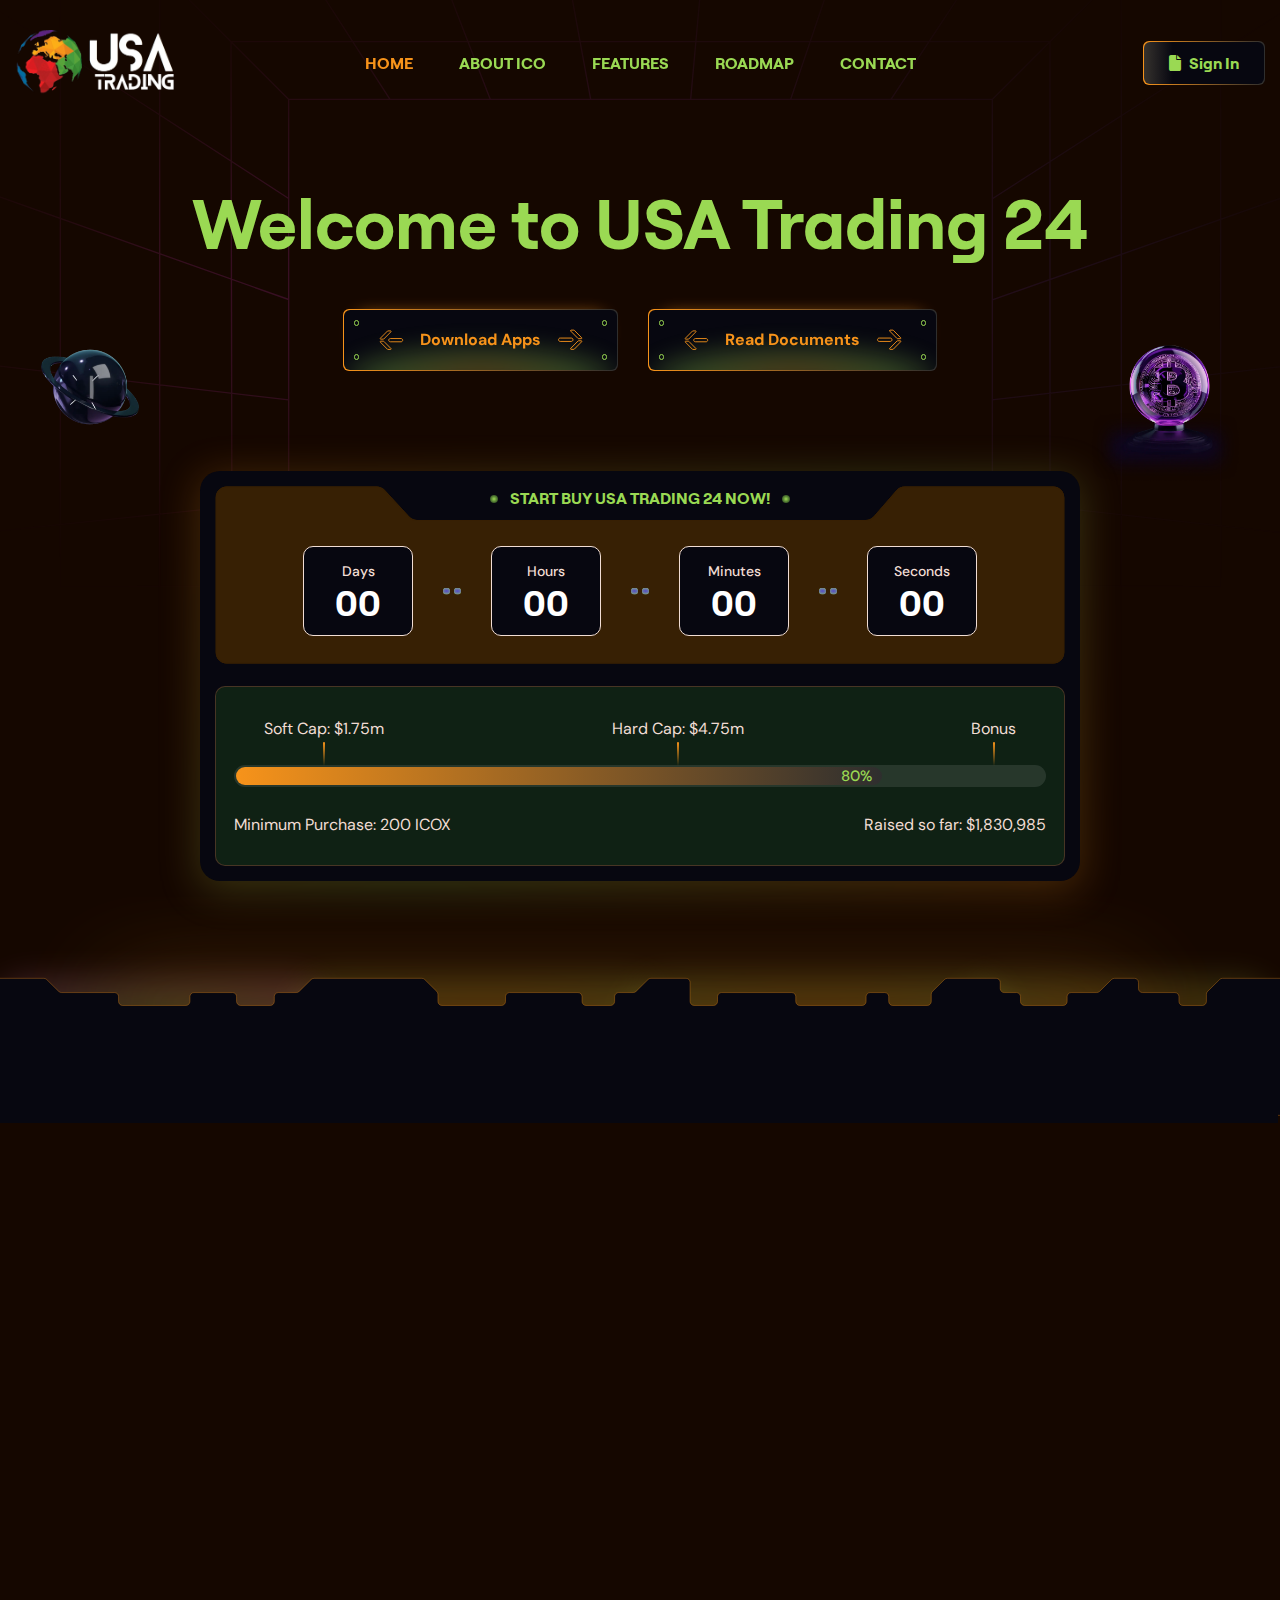
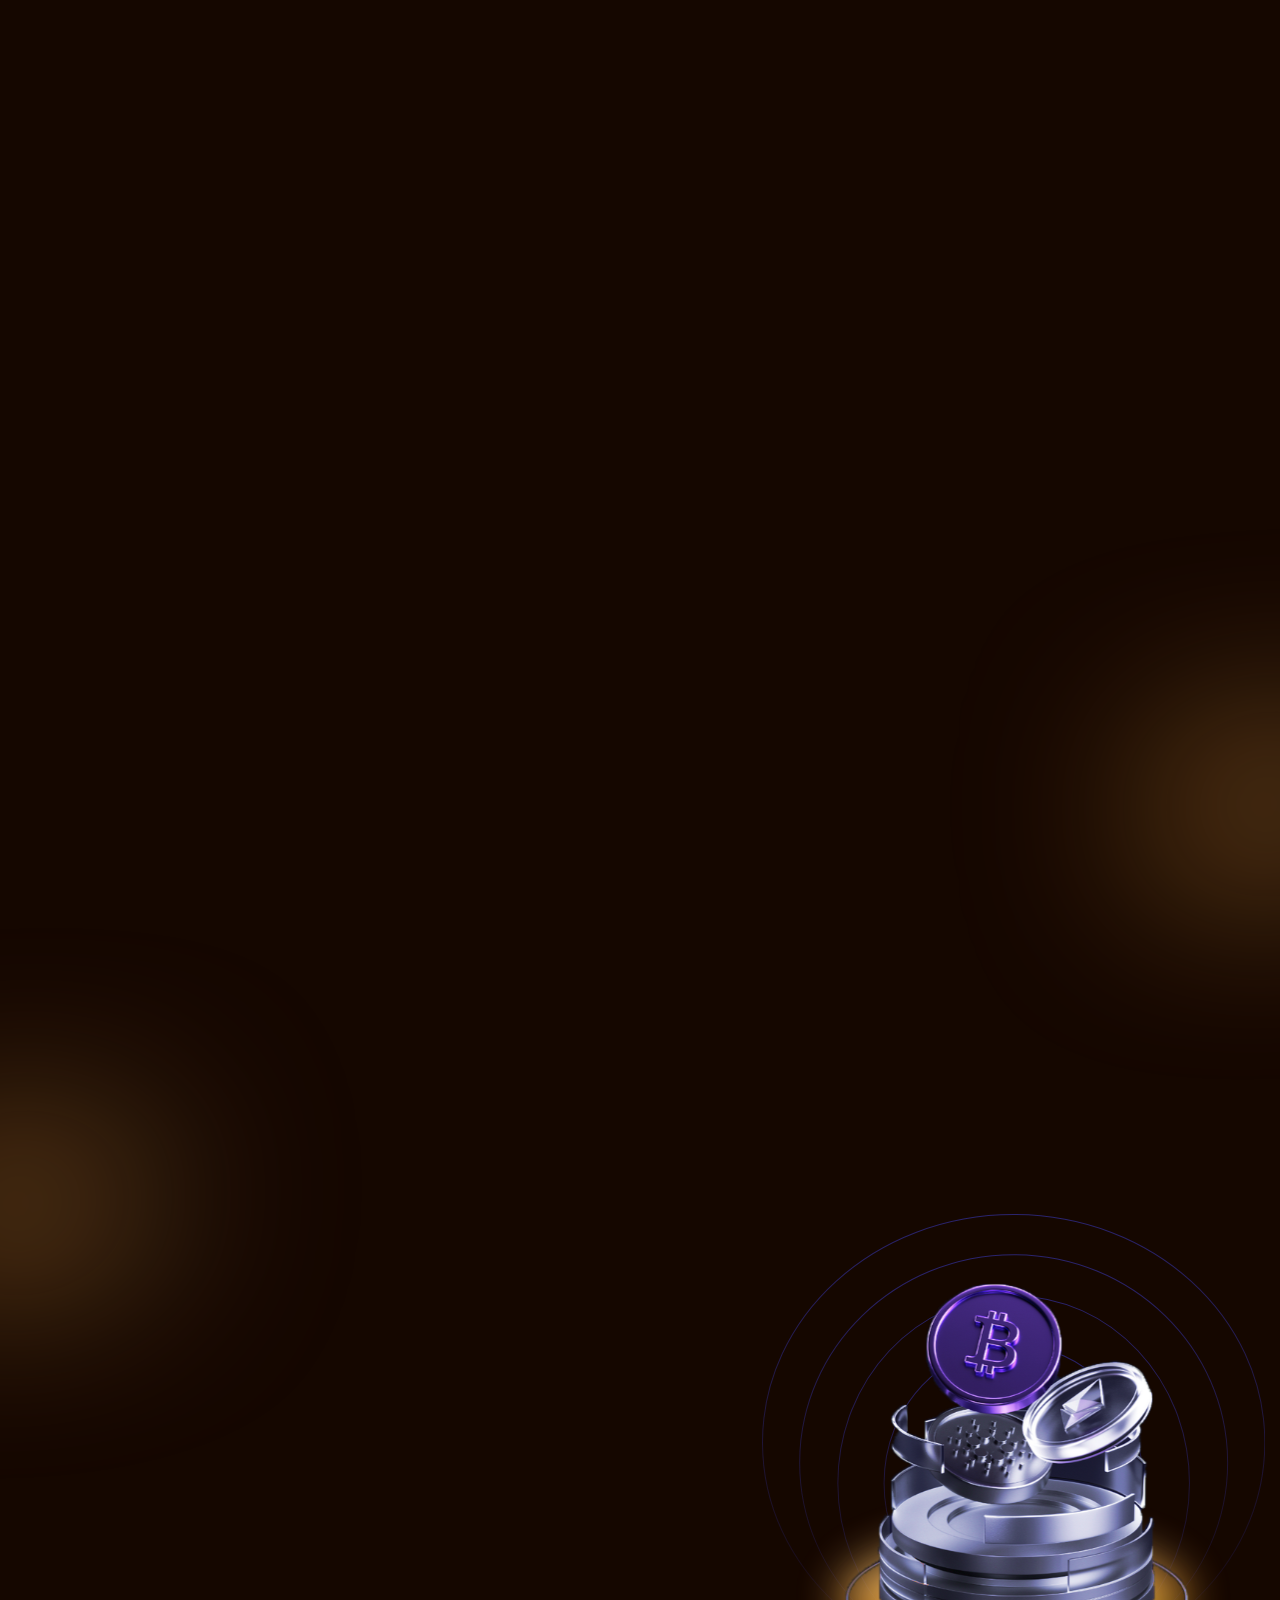
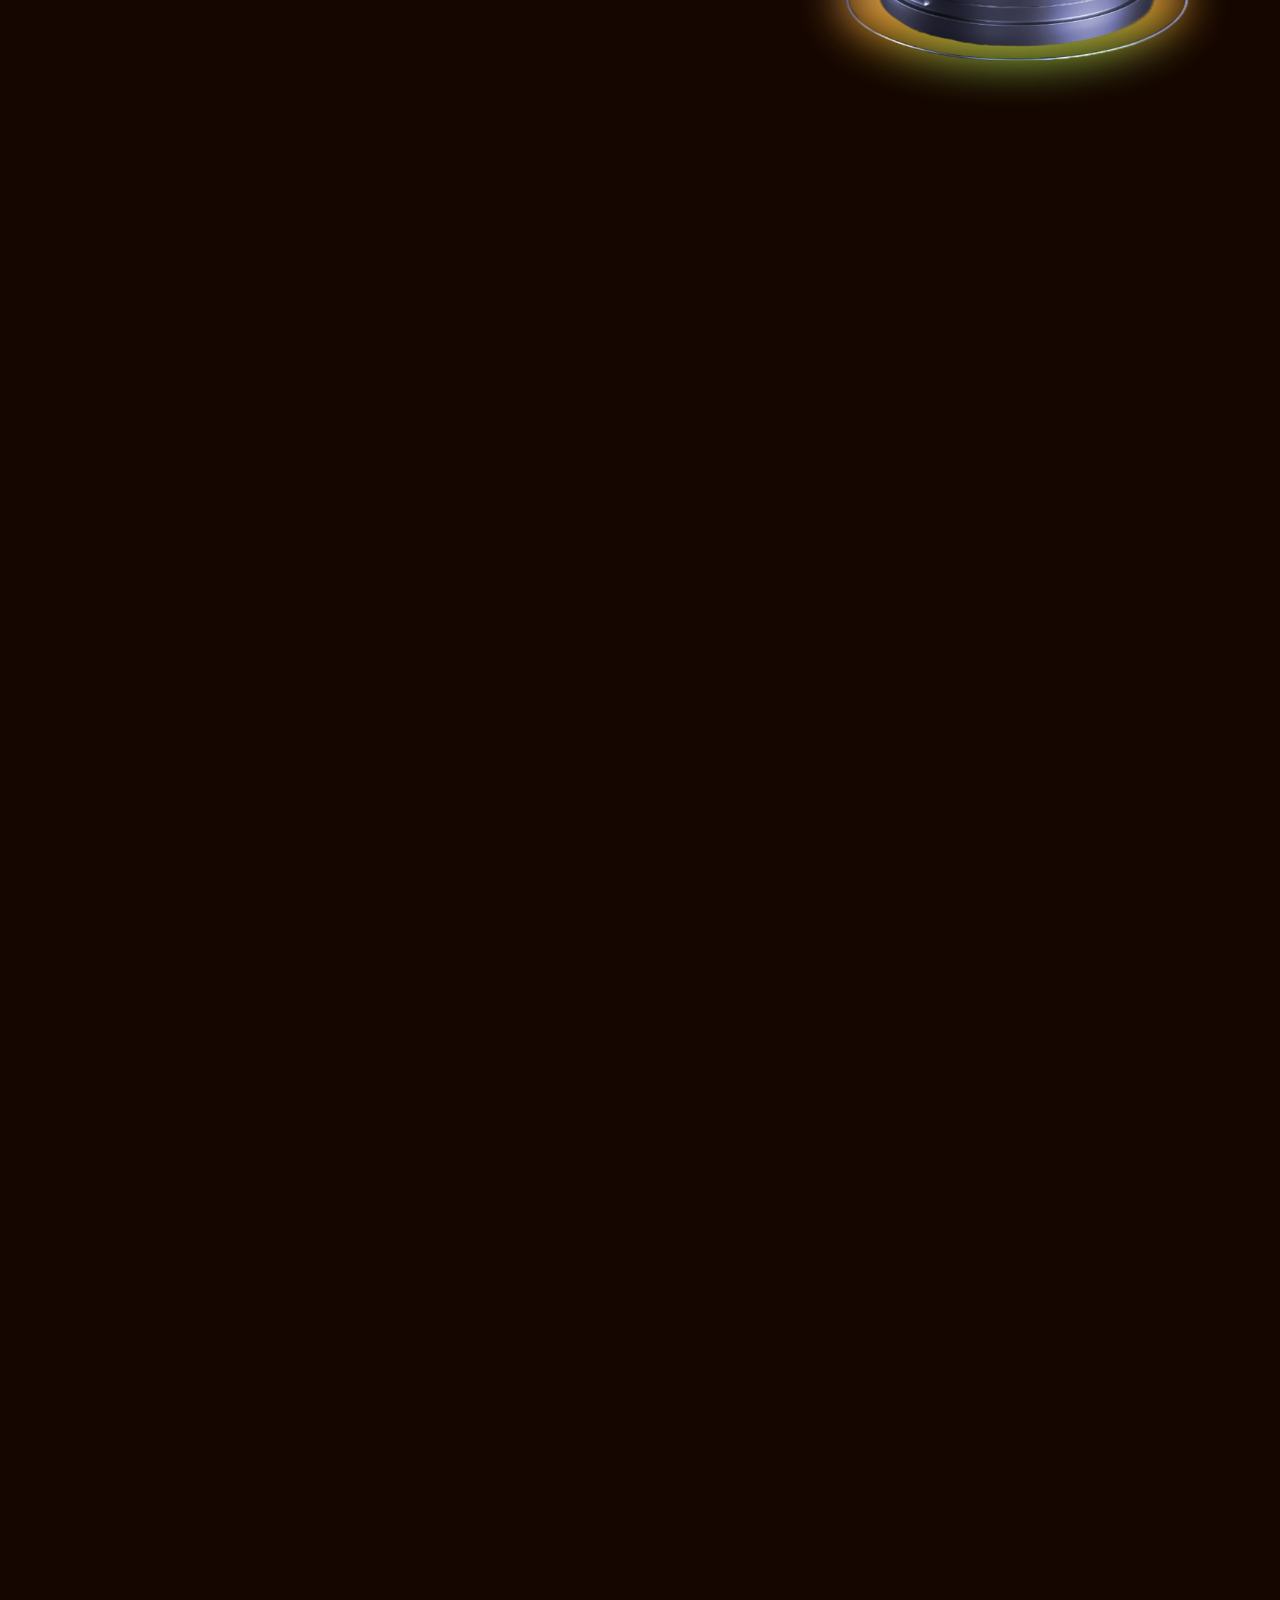
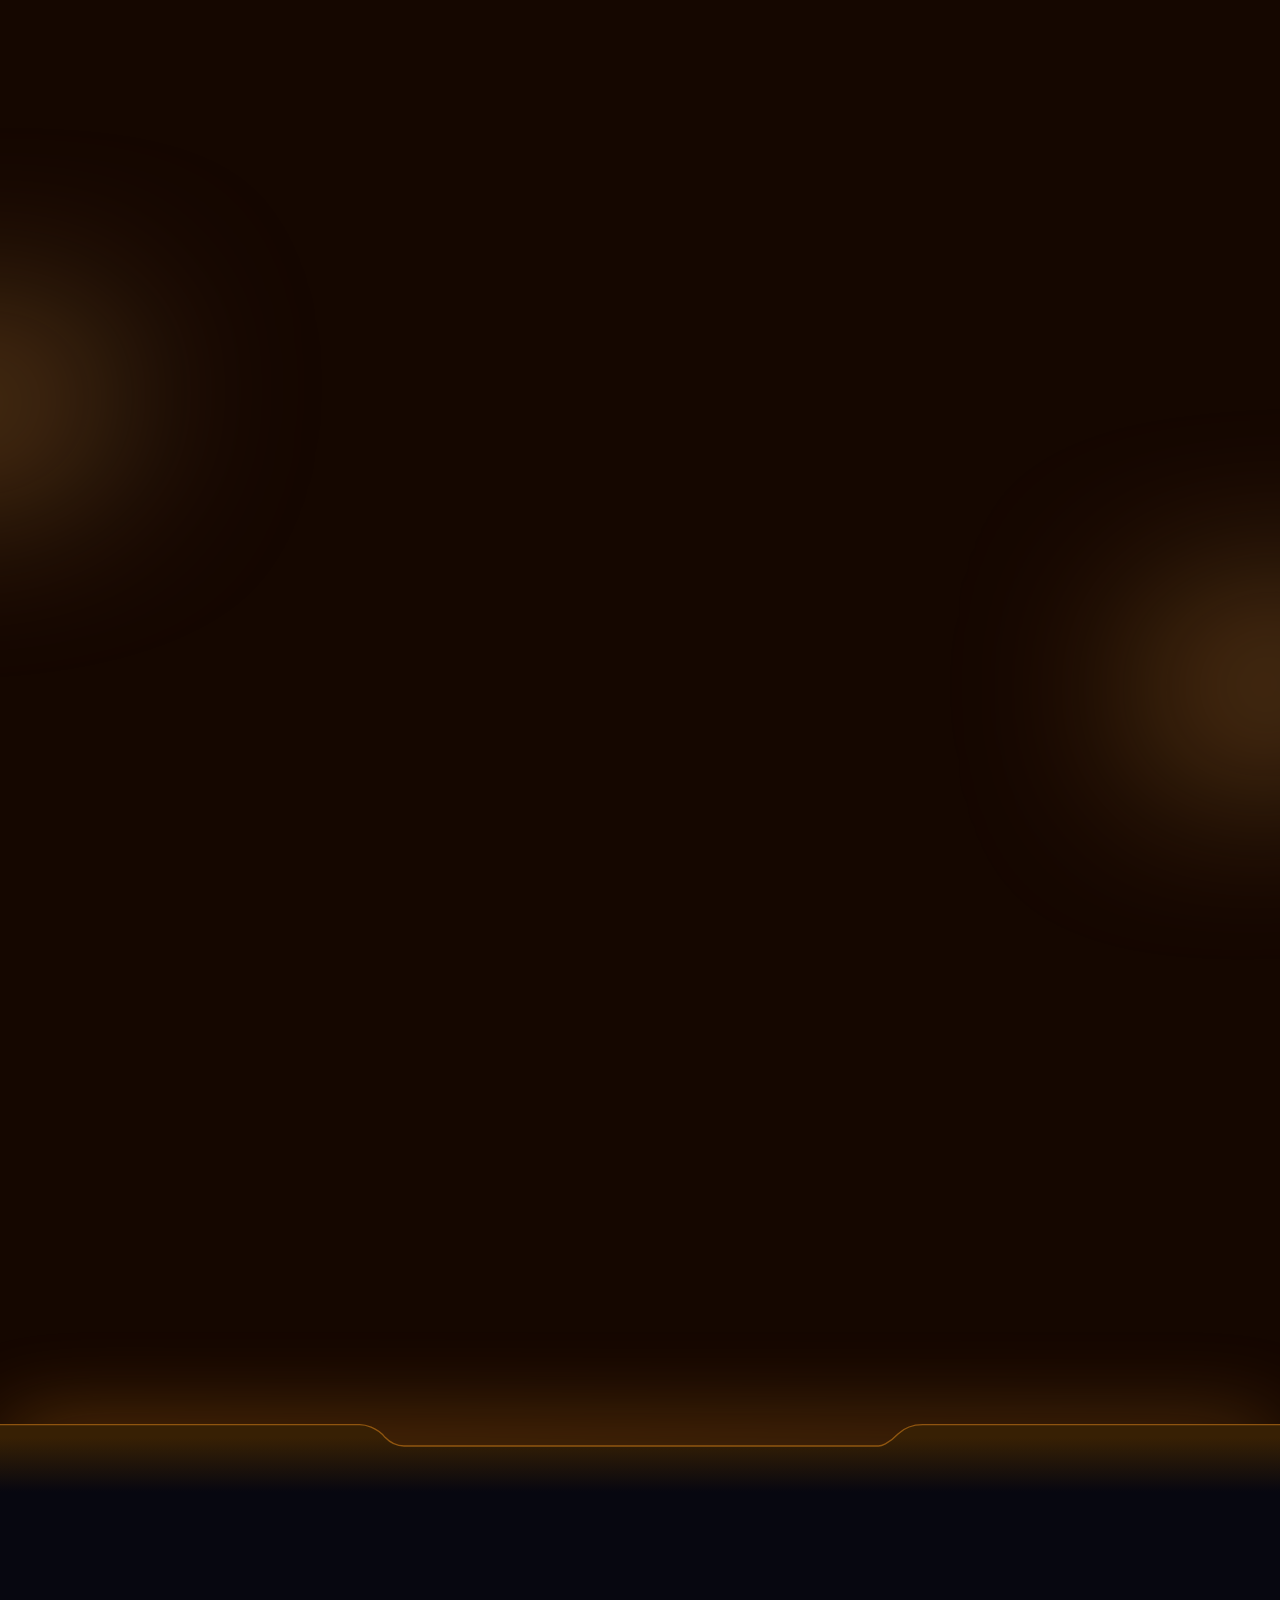
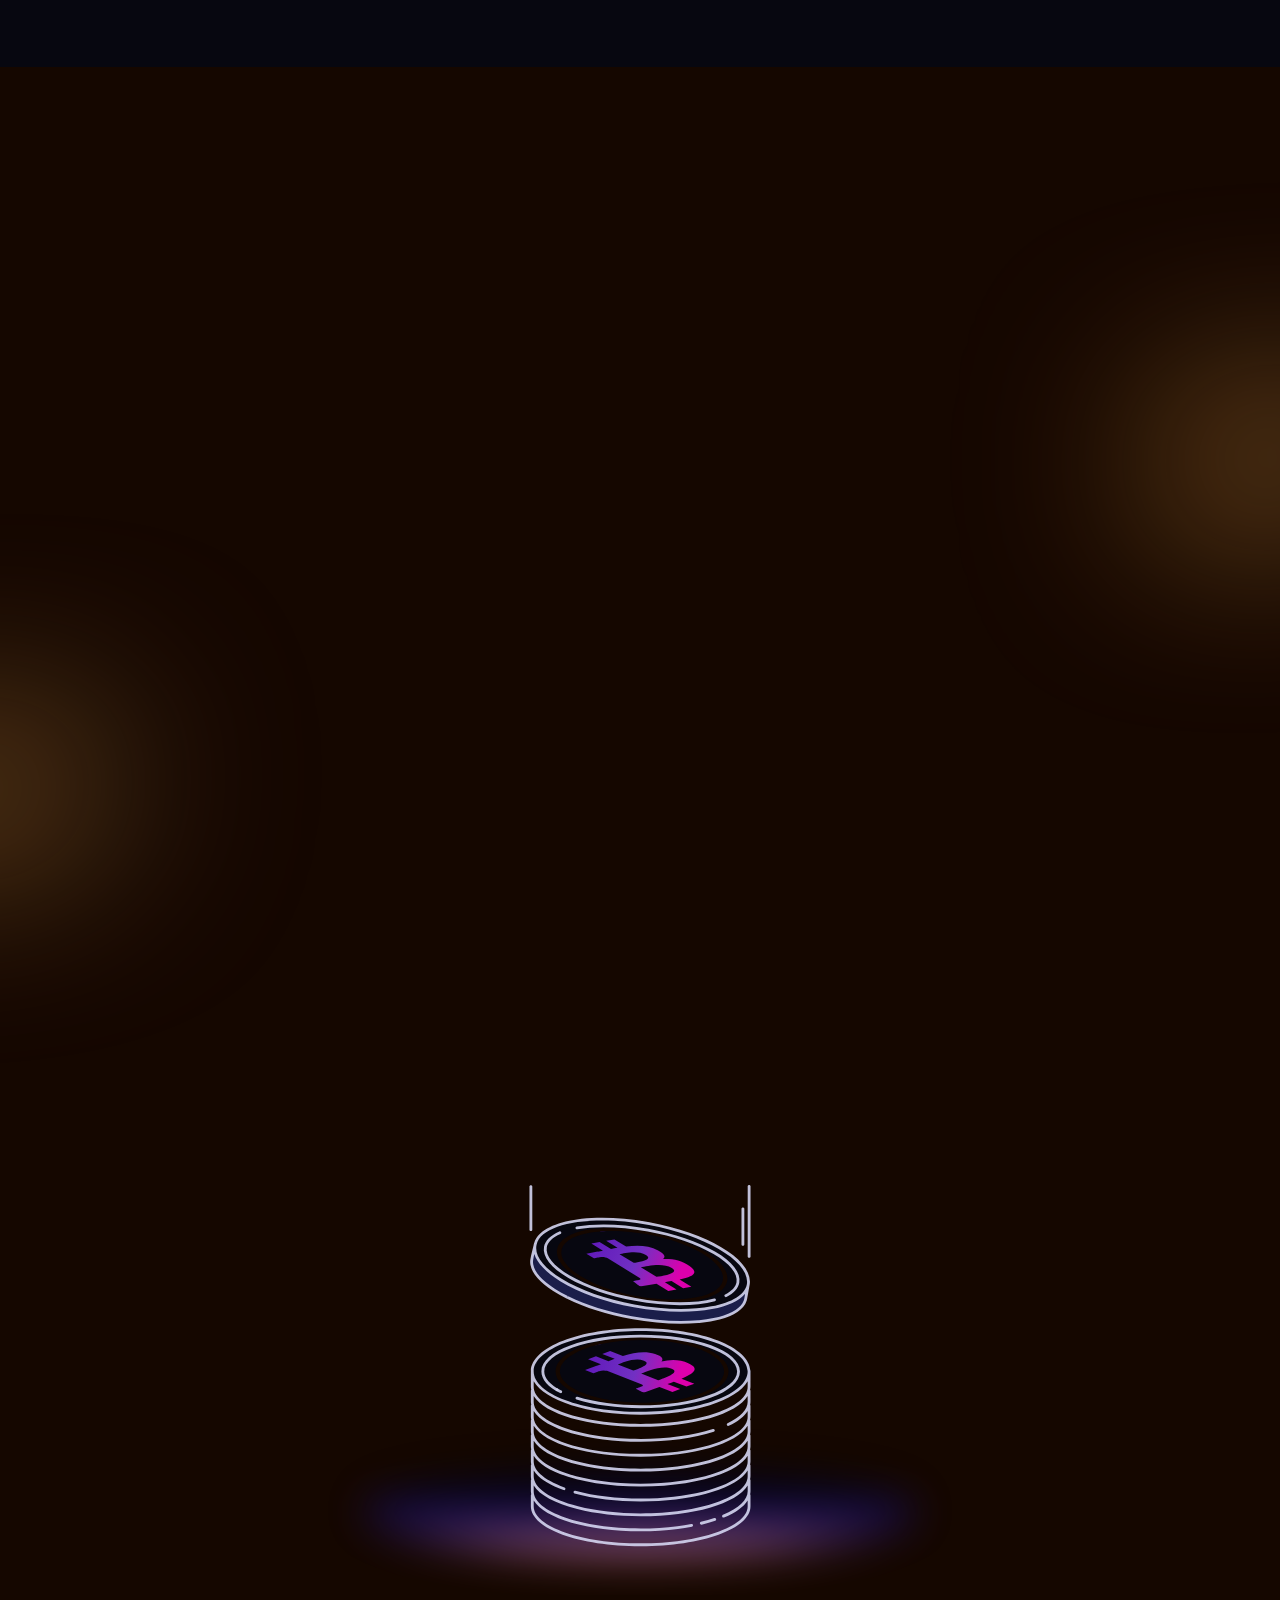
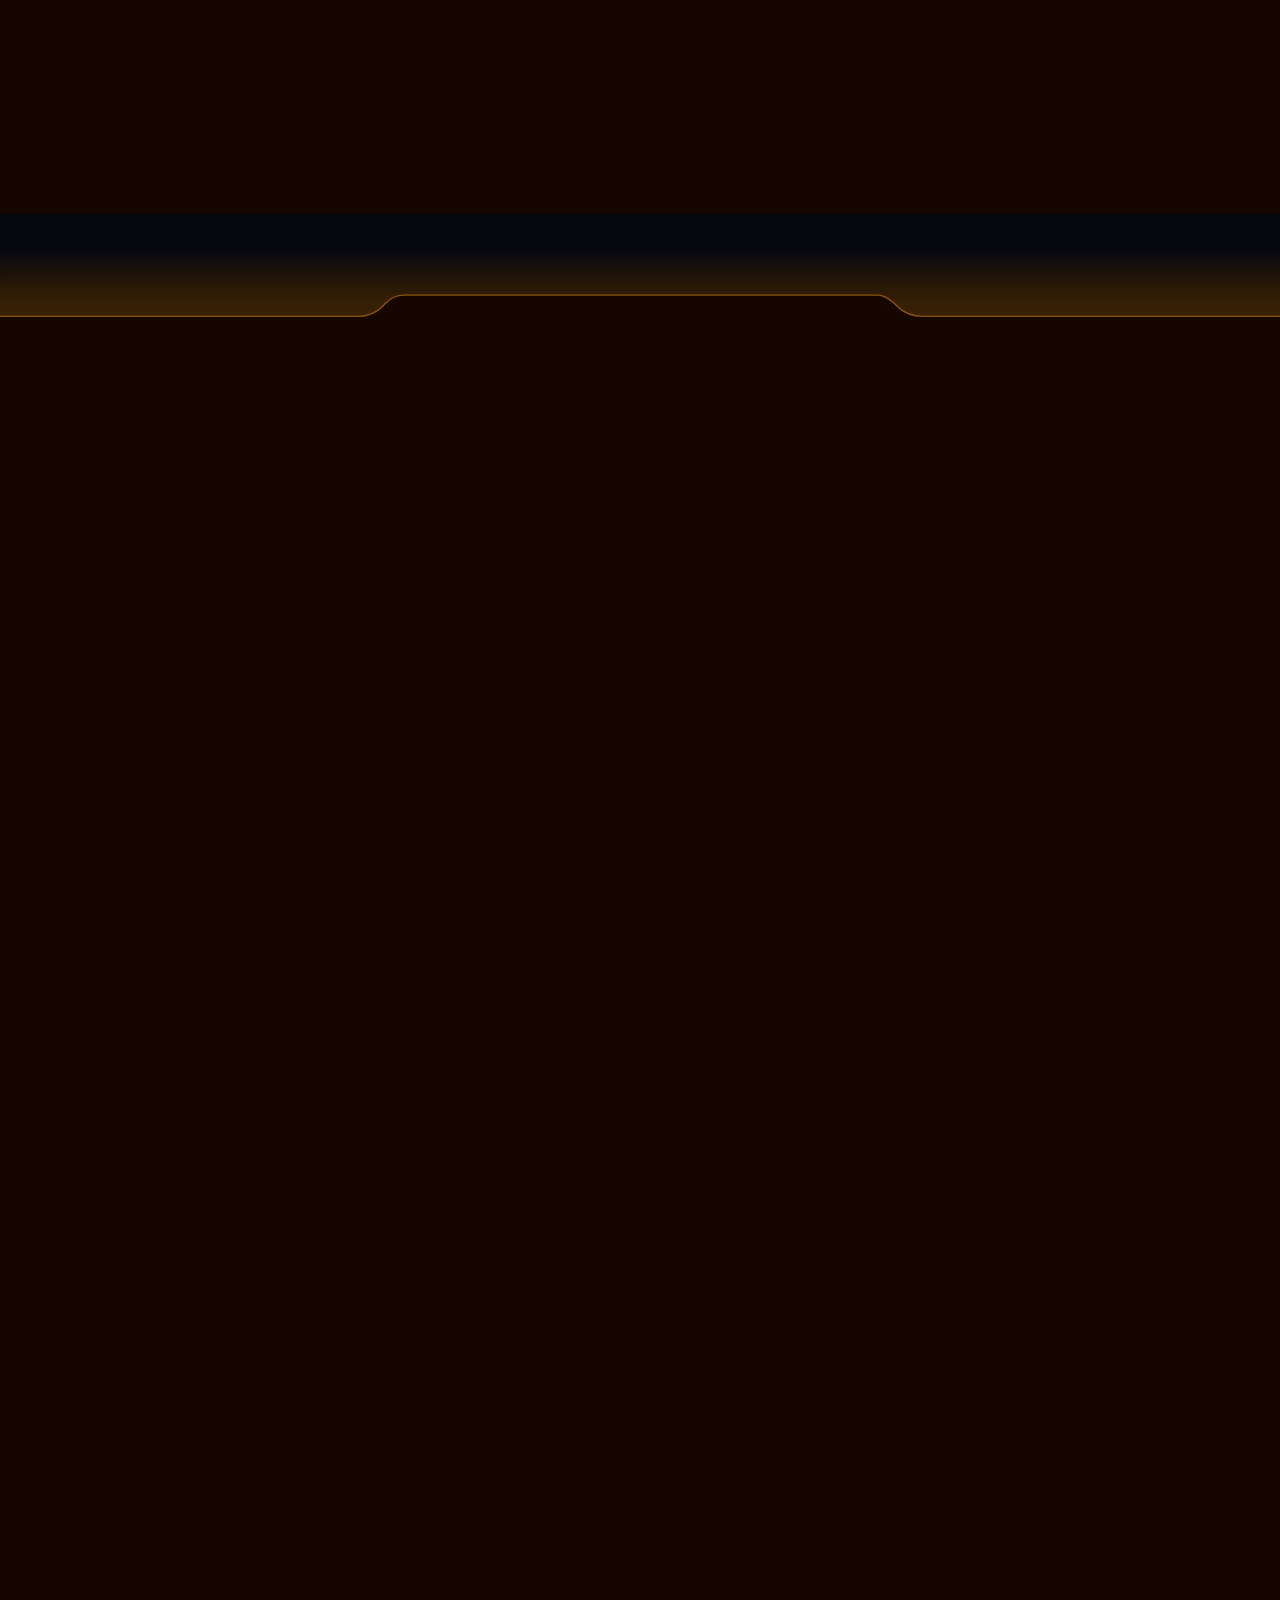
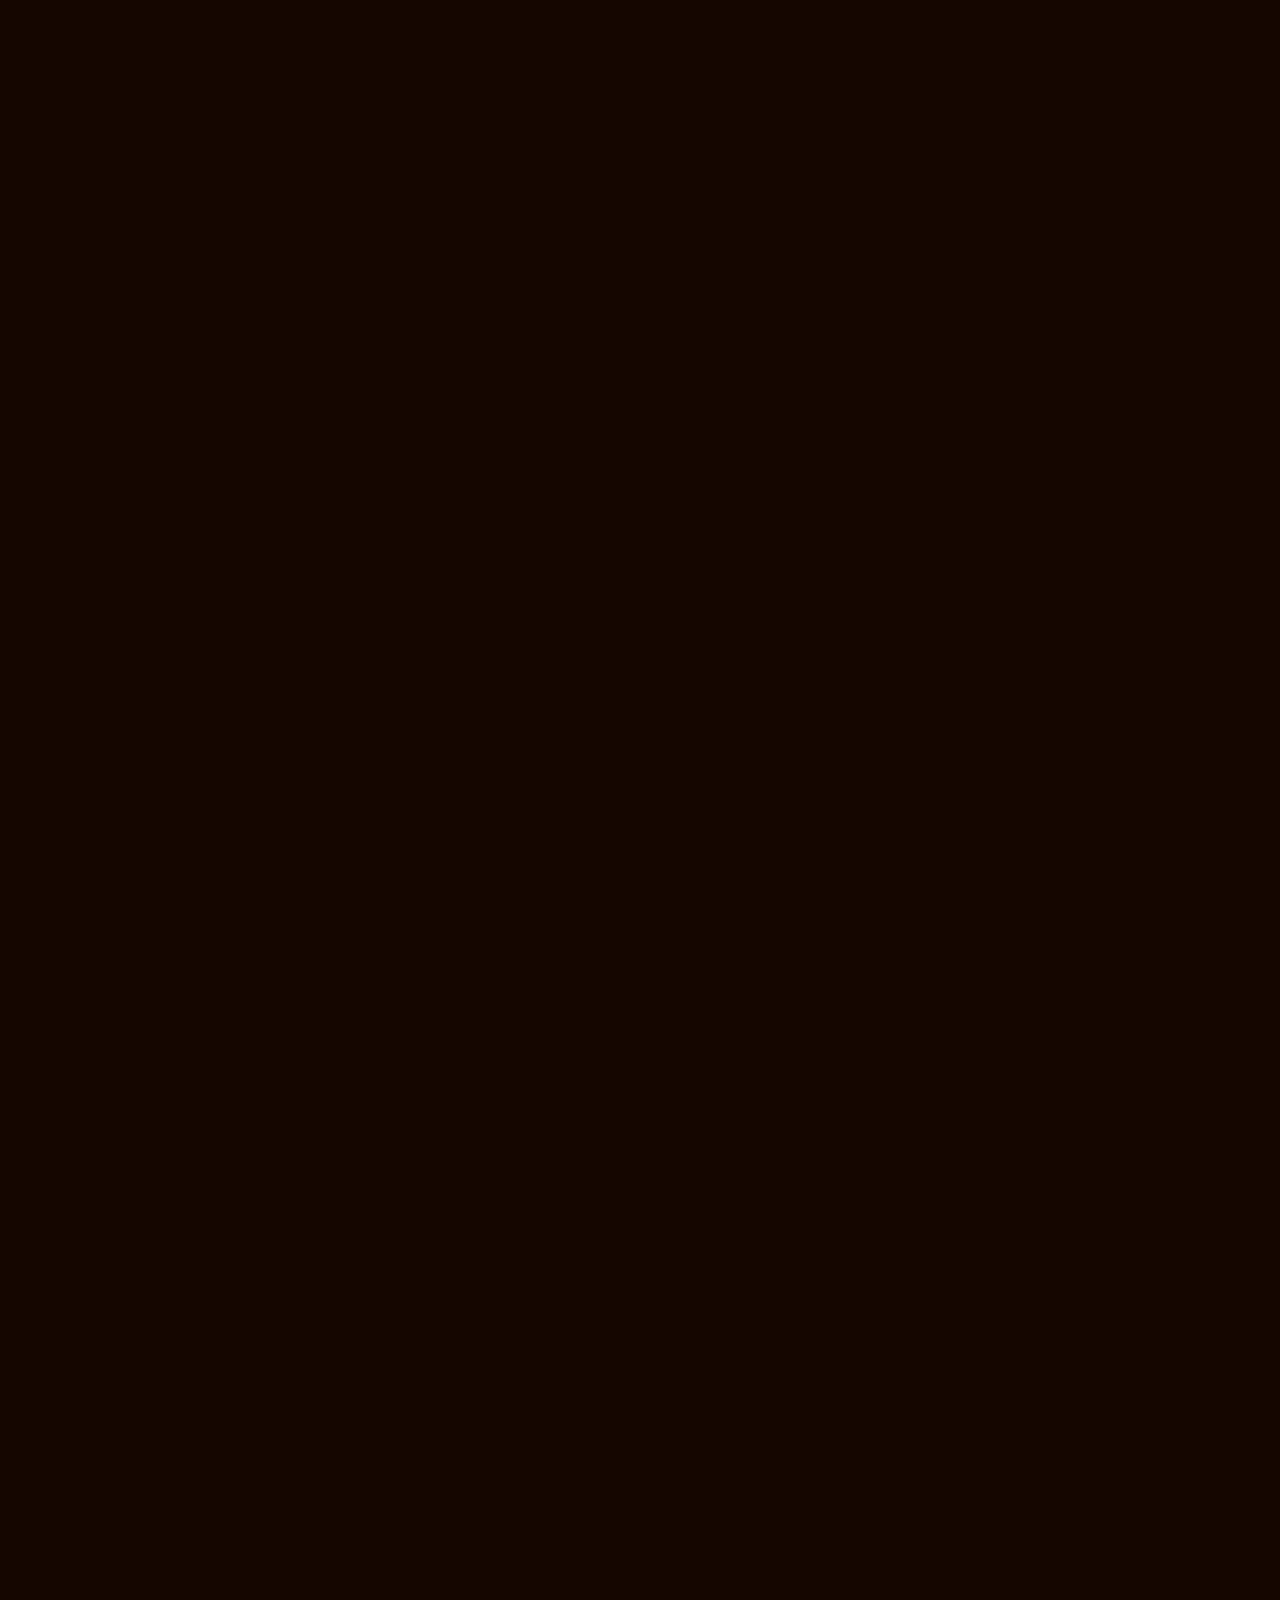
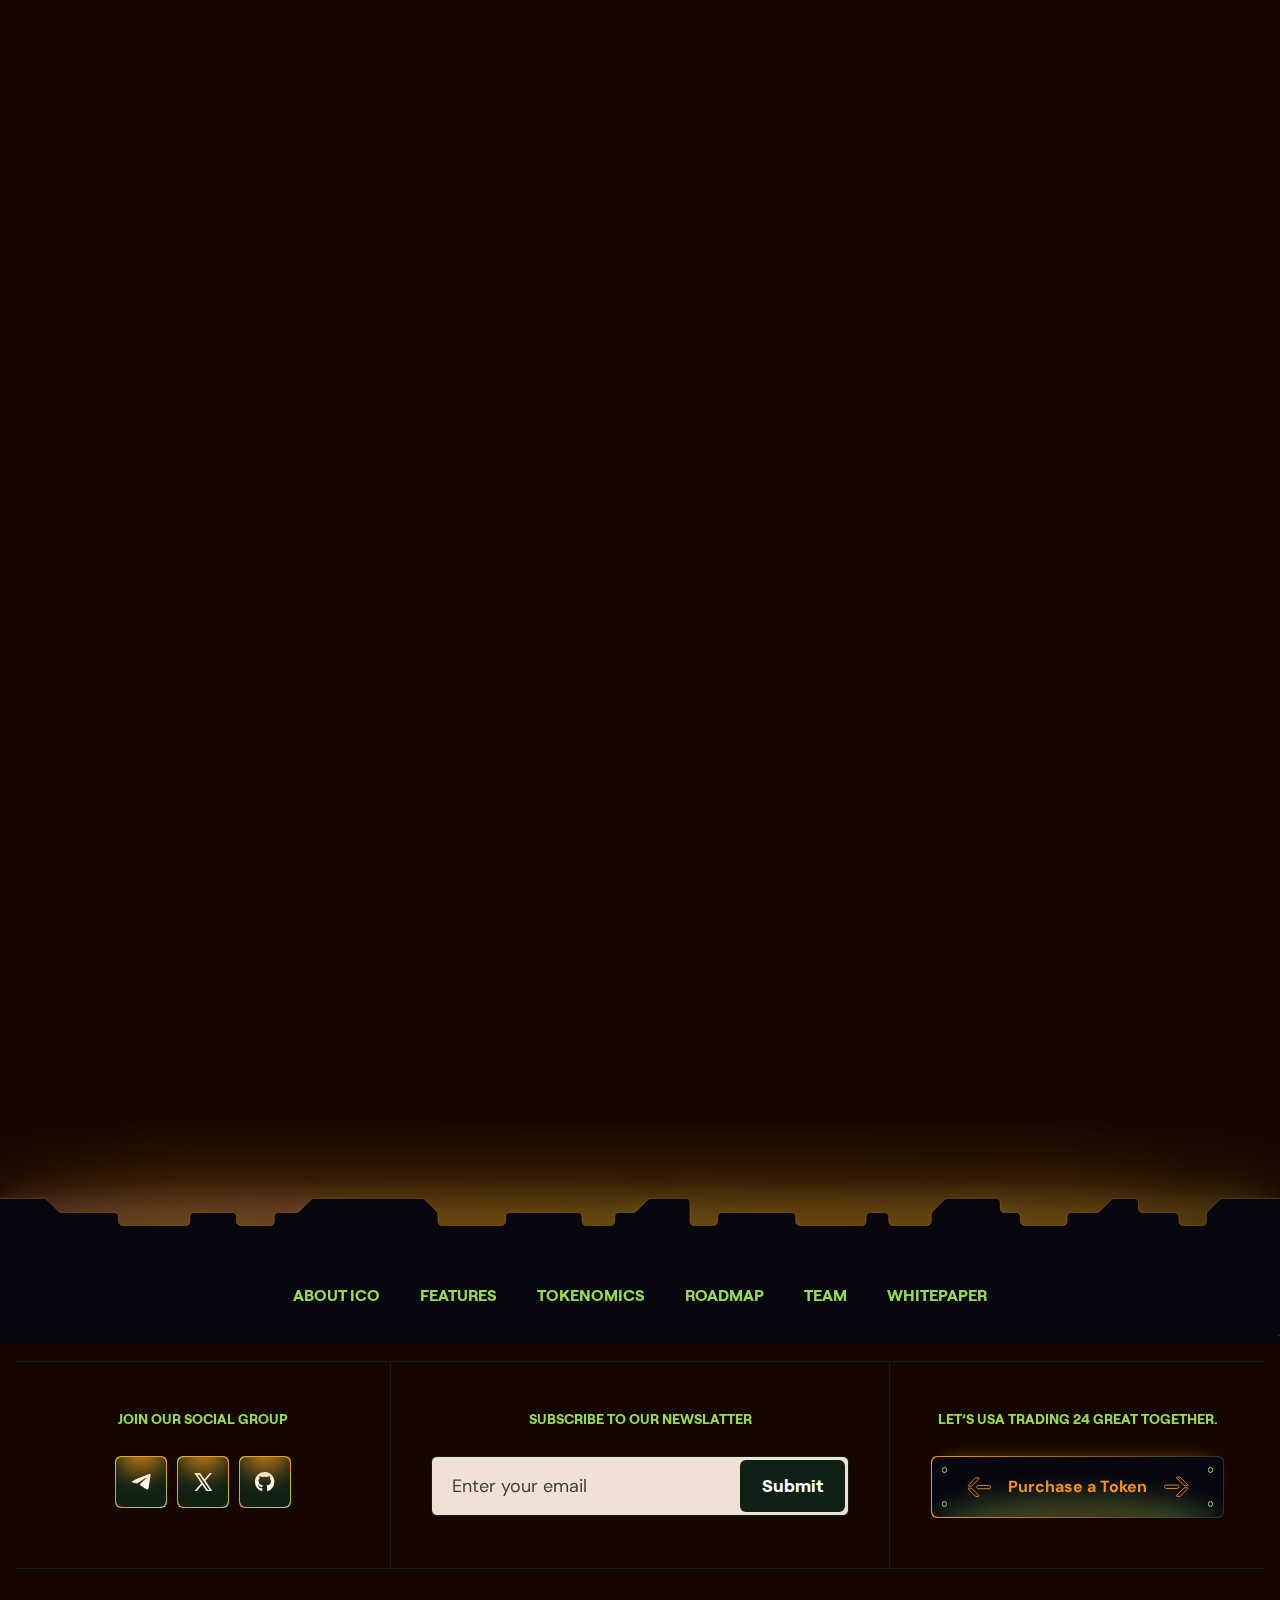
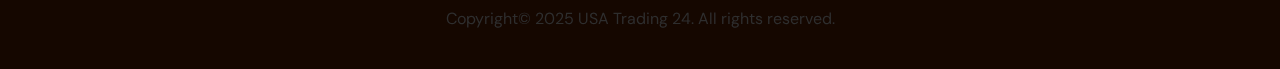
<file: index.html>
<!doctype html>
<html lang="en">
<head>
    <meta charset="utf-8">
    <meta name="viewport" content="width=device-width, initial-scale=1, shrink-to-fit=no">
    <meta http-equiv="x-ua-compatible" content="ie=edge">
    <meta name="thumbnail" content="new-landing/assets/images/ico_template_thumbnail.html">
    <meta name="description" content="USA Trading">
    <meta name="keywords" content="USA Trading">
    <meta name="author" content="USA Trading">

    <title>USA Trading 24</title>
    <link rel="shortcut icon" href="logo (4).png">

    <!-- Fraimwork - CSS Include -->
    <link rel="stylesheet" type="text/css" href="new-landing/assets/css/bootstrap.min.css">

    <!-- Icon Font - CSS Include -->
    <link rel="stylesheet" type="text/css" href="new-landing/assets/css/fontawesome.css">

    <!-- Animation - CSS Include -->
    <link rel="stylesheet" type="text/css" href="new-landing/assets/css/cursor.css">
    <link rel="stylesheet" type="text/css" href="new-landing/assets/css/animate.min.css">
    <link rel="stylesheet" type="text/css" href="new-landing/assets/css/aos.css">

    <!-- Carousel - CSS Include -->
    <link rel="stylesheet" type="text/css" href="new-landing/assets/css/swiper-bundle.min.css">

    <!-- Video & Image Popup - CSS Include -->
    <link rel="stylesheet" type="text/css" href="new-landing/assets/css/magnific-popup.min.css">

    <!-- Counter - CSS Include -->
    <link rel="stylesheet" type="text/css" href="new-landing/assets/css/odometer.min.css">

    <!-- Custom - CSS Include -->
    <link rel="stylesheet" type="text/css" href="new-landing/assets/css/style.css">

</head>


<body class="index_ico">

<!-- Body Wrap - Start -->
<div class="page_wrapper">

    <!-- Back To Top - Start -->
    <div class="backtotop">
        <a href="#" class="scroll">
            <i class="fa-solid fa-arrow-up"></i>
        </a>
    </div>
    <!-- Back To Top - End -->

    <!-- Preloader - Start -->
<!--    <div id="preloader">
        <div class="line-1"></div>
        <div class="line-2"></div>
        <div class="line-3"></div>
        <div class="line-4"></div>
    </div>-->
    <!-- Preloader - End -->

    <!-- Site Header - Start
    ================================================== -->
    <header class="site_header">
        <div class="nav_wrapper">
            <div class="container">
                <div class="row align-items-center">
                    <div class="col-lg-3 col-5 d-flex align-items-center">
                        <div class="site_logo">
                            <a class="site_link" href="index.html">
                                 <!-- <img loading="lazy" src="logo (4).png" alt="USA Trading">  -->
                                 <img loading="lazy" src="logo (4).png" alt="USA Trading" style="height: 65px;">
                            </a>
                        </div>
                    </div>
                    <div class="col-lg-6 col-2">
                        <nav class="main_menu navbar navbar-expand-lg">
                            <div class="main_menu_inner collapse navbar-collapse justify-content-center"
                                 id="main_menu_dropdown">
                                <ul class="main_menu_list unordered_list text-uppercase">
                                    <li class="active">
                                        <a class="nav-link" href="index.html">
                                            <span class="nav_link_label" data-text="Home">Home</span>
                                        </a>
                                    </li>
                                    <li>
                                        <a class="nav-link scrollspy_btn" href="#id_ico_about_section">
                                            <span class="nav_link_label" data-text="About ICO">About ICO</span>
                                        </a>
                                    </li>
                                    <li>
                                        <a class="nav-link scrollspy_btn" href="#id_ico_service_section">
                                            <span class="nav_link_label" data-text="Features">Features</span>
                                        </a>
                                    </li>
                                    <li>
                                        <a class="nav-link scrollspy_btn" href="#id_ico_roadmap_section">
                                            <span class="nav_link_label" data-text="Roadmap">Roadmap</span>
                                        </a>
                                    </li>
                                    <li>
                                        <a class="nav-link" href="contact.html">
                                            <span class="nav_link_label" data-text="Contact">Contact</span>
                                        </a>
                                    </li>
                                </ul>
                            </div>
                        </nav>
                    </div>
                    <div class="col-lg-3 col-5">
                        <ul class="btns_group unordered_list p-0 justify-content-end">
                            <li class="d-lg-none">
                                <button class="mobile_menu_btn" type="button" data-bs-toggle="collapse"
                                        data-bs-target="#main_menu_dropdown" aria-expanded="false"
                                        aria-label="Toggle navigation">
                                    <i class="far fa-bars"></i>
                                </button>
                            </li>
                            <li>
                                <a class="ico_btn_outline" href="https://usatrading24.com/login/public/login">
                                      <span class="btn_icon">
                                        <i class="fa-solid fa-file"></i>
                                      </span>
                                    <span class="btn_label">Sign In</span>
                                </a>
                            </li>
                        </ul>
                    </div>
                </div>
            </div>
        </div>
    </header>
    <!-- Site Header - End
    ================================================== -->

    <!-- Main Body - Start
    ================================================== -->
    <main class="page_content">

        <!-- Hero Section - Start
        ================================================== -->
        <section class="ico_hero_section section_decoration text-center"
                 style="background-image: url('new-landing/assets/images/shapes/shape_net_ico_hero_section_bg.svg');">
            <div class="container">
                <h1 class="hero_title" data-aos="fade-up" data-aos-duration="800">
                    Welcome to USA Trading 24
                </h1>
                <ul class="btns_group unordered_list justify-content-center p-0" data-aos="fade-up"
                    data-aos-duration="800" data-aos-delay="100">
                    <li>
                        <a class="ico_creative_btn" href="#">
                  <span class="btn_wrapper">
                    <span class="btn_icon_left">
                      <small class="dot_top"></small>
                      <small class="dot_bottom"></small>
                      <svg class="icon_arrow_left" viewBox="0 0 28 23" xmlns="http://www.w3.org/2000/svg">
                        <path
                            d="M13.4106 20.8083L5.36673 12.6878C5.26033 12.5804 5.11542 12.52 4.96423 12.52H1.84503C1.34158 12.52 1.08822 13.1276 1.44252 13.4852L9.48642 21.6057C9.59281 21.7131 9.73773 21.7736 9.88892 21.7736H13.0081C13.5116 21.7736 13.7649 21.166 13.4106 20.8083Z"/>
                        <path
                            d="M12.6803 9.57324H24.71C25.7116 9.57324 26.5234 10.3851 26.5234 11.3866C26.5234 12.3882 25.7116 13.2 24.71 13.2H12.6803C11.6788 13.2 10.8669 12.3882 10.8669 11.3866C10.8669 10.3851 11.6788 9.57324 12.6803 9.57324Z"/>
                        <path
                            d="M1.44252 9.28834L9.48641 1.16784C9.59281 1.06043 9.73772 1 9.88891 1H13.0081C13.5116 1 13.7649 1.60758 13.4106 1.96525L5.36672 10.0858C5.26033 10.1932 5.11541 10.2536 4.96422 10.2536H1.84502C1.34158 10.2536 1.08822 9.64601 1.44252 9.28834Z"/>
                      </svg>
                    </span>
                    <span class="btn_label">Download Apps</span>
                    <span class="btn_icon_right">
                      <small class="dot_top"></small>
                      <small class="dot_bottom"></small>
                      <svg class="icon_arrow_right" viewBox="0 0 27 23" xmlns="http://www.w3.org/2000/svg">
                        <path
                            d="M13.6558 2.19168L21.6997 10.3122C21.8061 10.4196 21.951 10.48 22.1022 10.48H25.2214C25.7248 10.48 25.9782 9.87238 25.6239 9.51478L17.58 1.39428C17.4736 1.28688 17.3287 1.22638 17.1775 1.22638H14.0583C13.5548 1.22638 13.3015 1.83398 13.6558 2.19168Z"/>
                        <path
                            d="M14.3861 13.4268H2.35637C1.35486 13.4268 0.542969 12.6149 0.542969 11.6134C0.542969 10.6118 1.35486 9.79996 2.35637 9.79996H14.3861C15.3876 9.79996 16.1995 10.6118 16.1995 11.6134C16.1995 12.6149 15.3876 13.4268 14.3861 13.4268Z"/>
                        <path
                            d="M25.6239 13.7117L17.58 21.8322C17.4736 21.9396 17.3287 22 17.1775 22H14.0583C13.5548 22 13.3015 21.3924 13.6558 21.0347L21.6997 12.9142C21.8061 12.8068 21.951 12.7464 22.1022 12.7464H25.2214C25.7248 12.7464 25.9782 13.354 25.6239 13.7117Z"/>
                      </svg>
                    </span>
                  </span>
                        </a>
                    </li>
                    <li>
                        <a class="ico_creative_btn" href="#">
                  <span class="btn_wrapper">
                    <span class="btn_icon_left">
                      <small class="dot_top"></small>
                      <small class="dot_bottom"></small>
                      <svg class="icon_arrow_left" viewBox="0 0 28 23" xmlns="http://www.w3.org/2000/svg">
                        <path
                            d="M13.4106 20.8083L5.36673 12.6878C5.26033 12.5804 5.11542 12.52 4.96423 12.52H1.84503C1.34158 12.52 1.08822 13.1276 1.44252 13.4852L9.48642 21.6057C9.59281 21.7131 9.73773 21.7736 9.88892 21.7736H13.0081C13.5116 21.7736 13.7649 21.166 13.4106 20.8083Z"/>
                        <path
                            d="M12.6803 9.57324H24.71C25.7116 9.57324 26.5234 10.3851 26.5234 11.3866C26.5234 12.3882 25.7116 13.2 24.71 13.2H12.6803C11.6788 13.2 10.8669 12.3882 10.8669 11.3866C10.8669 10.3851 11.6788 9.57324 12.6803 9.57324Z"/>
                        <path
                            d="M1.44252 9.28834L9.48641 1.16784C9.59281 1.06043 9.73772 1 9.88891 1H13.0081C13.5116 1 13.7649 1.60758 13.4106 1.96525L5.36672 10.0858C5.26033 10.1932 5.11541 10.2536 4.96422 10.2536H1.84502C1.34158 10.2536 1.08822 9.64601 1.44252 9.28834Z"/>
                      </svg>
                    </span>
                    <span class="btn_label">Read Documents</span>
                    <span class="btn_icon_right">
                      <small class="dot_top"></small>
                      <small class="dot_bottom"></small>
                      <svg class="icon_arrow_right" viewBox="0 0 27 23" xmlns="http://www.w3.org/2000/svg">
                        <path
                            d="M13.6558 2.19168L21.6997 10.3122C21.8061 10.4196 21.951 10.48 22.1022 10.48H25.2214C25.7248 10.48 25.9782 9.87238 25.6239 9.51478L17.58 1.39428C17.4736 1.28688 17.3287 1.22638 17.1775 1.22638H14.0583C13.5548 1.22638 13.3015 1.83398 13.6558 2.19168Z"/>
                        <path
                            d="M14.3861 13.4268H2.35637C1.35486 13.4268 0.542969 12.6149 0.542969 11.6134C0.542969 10.6118 1.35486 9.79996 2.35637 9.79996H14.3861C15.3876 9.79996 16.1995 10.6118 16.1995 11.6134C16.1995 12.6149 15.3876 13.4268 14.3861 13.4268Z"/>
                        <path
                            d="M25.6239 13.7117L17.58 21.8322C17.4736 21.9396 17.3287 22 17.1775 22H14.0583C13.5548 22 13.3015 21.3924 13.6558 21.0347L21.6997 12.9142C21.8061 12.8068 21.951 12.7464 22.1022 12.7464H25.2214C25.7248 12.7464 25.9782 13.354 25.6239 13.7117Z"/>
                      </svg>
                    </span>
                  </span>
                        </a>
                    </li>
                </ul>
                <div data-aos="fade-up" data-aos-duration="600" data-aos-delay="200">
                    <div class="ico_countdown_progress_box">
                        <div class="ico_heading_block text-center mb-0">
                            <h2 class="highlight_title mb-0">
                                Start buy USA Trading 24 now!
                            </h2>
                        </div>
                        <ul class="countdown_timer_block unordered_list justify-content-center"
                            data-countdown="2026/3/24"
                            style="background-image: url('new-landing/assets/images/shapes/shape_bg_ico_countdown.svg')"></ul>
                        <div class="ico_progress">
                            <ul class="progress_range_step unordered_list justify-content-between">
                                <li>Soft Cap: $1.75m</li>
                                <li>Hard Cap: $4.75m</li>
                                <li>Bonus</li>
                            </ul>
                            <div class="progress">
                                <div class="progress-bar" role="progressbar" aria-valuenow="80" aria-valuemin="0"
                                     aria-valuemax="100"></div>
                            </div>
                            <ul class="progress_value unordered_list justify-content-between">
                                <li>Minimum Purchase: 200 ICOX</li>
                                <li>Raised so far: $1,830,985</li>
                            </ul>
                        </div>
                    </div>
                </div>
            </div>
            <div class="shape_bottom">
                <img src="new-landing/assets/images/shapes/shape_ico_hero_section_bottom.svg"
                     alt="Bottom Line Shape">
            </div>
            <div class="decoration_item shape_globe">
                <img src="new-landing/assets/images/shapes/shape_globe.webp" alt="Shape Globe">
            </div>
            <div class="decoration_item shape_coin">
                <img src="new-landing/assets/images/shapes/shape_coin.webp" alt="Shape Coin">
            </div>
        </section>
        <!-- Hero Section - End
        ================================================== -->

        <!-- Partner Section - Start
        ================================================== -->
        <!-- <section class="partner_section">
            <div class="container">
                <div class="ico_heading_block text-center">
                    <h2 class="highlight_title mb-0" data-aos="fade-up" data-aos-duration="600">
                        Our top Partner
                    </h2>
                </div>

                <div class="partner_logo_carousel z-2 position-relative" data-aos="fade-up" data-aos-duration="600"
                     data-aos-delay="200">
                    <div class="swiper-wrapper">
                        <div class="swiper-slide">
                            <div class="ico_partner_logo">
                                <a class="logo_wrap" href="#!">
                                    <img src="new-landing/assets/images/partners/partner_logo_1.svg"
                                         alt="Partner Logo">
                                    <span class="dot_1"></span>
                                    <span class="dot_2"></span>
                                    <span class="dot_3"></span>
                                    <span class="dot_4"></span>
                                </a>
                            </div>
                        </div>
                        <div class="swiper-slide">
                            <div class="ico_partner_logo">
                                <a class="logo_wrap" href="#!">
                                    <img src="new-landing/assets/images/partners/partner_logo_2.svg"
                                         alt="Partner Logo">
                                    <span class="dot_1"></span>
                                    <span class="dot_2"></span>
                                    <span class="dot_3"></span>
                                    <span class="dot_4"></span>
                                </a>
                            </div>
                        </div>
                        <div class="swiper-slide">
                            <div class="ico_partner_logo">
                                <a class="logo_wrap" href="#!">
                                    <img src="new-landing/assets/images/partners/partner_logo_3.svg"
                                         alt="Partner Logo">
                                    <span class="dot_1"></span>
                                    <span class="dot_2"></span>
                                    <span class="dot_3"></span>
                                    <span class="dot_4"></span>
                                </a>
                            </div>
                        </div>
                        <div class="swiper-slide">
                            <div class="ico_partner_logo">
                                <a class="logo_wrap" href="#!">
                                    <img src="new-landing/assets/images/partners/partner_logo_4.svg"
                                         alt="Partner Logo">
                                    <span class="dot_1"></span>
                                    <span class="dot_2"></span>
                                    <span class="dot_3"></span>
                                    <span class="dot_4"></span>
                                </a>
                            </div>
                        </div>
                        <div class="swiper-slide">
                            <div class="ico_partner_logo">
                                <a class="logo_wrap" href="#!">
                                    <img src="new-landing/assets/images/partners/partner_logo_5.svg"
                                         alt="Partner Logo">
                                    <span class="dot_1"></span>
                                    <span class="dot_2"></span>
                                    <span class="dot_3"></span>
                                    <span class="dot_4"></span>
                                </a>
                            </div>
                        </div>
                        <div class="swiper-slide">
                            <div class="ico_partner_logo">
                                <a class="logo_wrap" href="#!">
                                    <img src="new-landing/assets/images/partners/partner_logo_6.svg"
                                         alt="Partner Logo">
                                    <span class="dot_1"></span>
                                    <span class="dot_2"></span>
                                    <span class="dot_3"></span>
                                    <span class="dot_4"></span>
                                </a>
                            </div>
                        </div>
                        <div class="swiper-slide">
                            <div class="ico_partner_logo">
                                <a class="logo_wrap" href="#!">
                                    <img src="new-landing/assets/images/partners/partner_logo_7.svg"
                                         alt="Partner Logo">
                                    <span class="dot_1"></span>
                                    <span class="dot_2"></span>
                                    <span class="dot_3"></span>
                                    <span class="dot_4"></span>
                                </a>
                            </div>
                        </div>
                        <div class="swiper-slide">
                            <div class="ico_partner_logo">
                                <a class="logo_wrap" href="#!">
                                    <img src="new-landing/assets/images/partners/partner_logo_1.svg"
                                         alt="Partner Logo">
                                    <span class="dot_1"></span>
                                    <span class="dot_2"></span>
                                    <span class="dot_3"></span>
                                    <span class="dot_4"></span>
                                </a>
                            </div>
                        </div>
                        <div class="swiper-slide">
                            <div class="ico_partner_logo">
                                <a class="logo_wrap" href="#!">
                                    <img src="new-landing/assets/images/partners/partner_logo_2.svg"
                                         alt="Partner Logo">
                                    <span class="dot_1"></span>
                                    <span class="dot_2"></span>
                                    <span class="dot_3"></span>
                                    <span class="dot_4"></span>
                                </a>
                            </div>
                        </div>
                        <div class="swiper-slide">
                            <div class="ico_partner_logo">
                                <a class="logo_wrap" href="#!">
                                    <img src="new-landing/assets/images/partners/partner_logo_3.svg"
                                         alt="Partner Logo">
                                    <span class="dot_1"></span>
                                    <span class="dot_2"></span>
                                    <span class="dot_3"></span>
                                    <span class="dot_4"></span>
                                </a>
                            </div>
                        </div>
                        <div class="swiper-slide">
                            <div class="ico_partner_logo">
                                <a class="logo_wrap" href="#!">
                                    <img src="new-landing/assets/images/partners/partner_logo_4.svg"
                                         alt="Partner Logo">
                                    <span class="dot_1"></span>
                                    <span class="dot_2"></span>
                                    <span class="dot_3"></span>
                                    <span class="dot_4"></span>
                                </a>
                            </div>
                        </div>
                        <div class="swiper-slide">
                            <div class="ico_partner_logo">
                                <a class="logo_wrap" href="#!">
                                    <img src="new-landing/assets/images/partners/partner_logo_5.svg"
                                         alt="Partner Logo">
                                    <span class="dot_1"></span>
                                    <span class="dot_2"></span>
                                    <span class="dot_3"></span>
                                    <span class="dot_4"></span>
                                </a>
                            </div>
                        </div>
                        <div class="swiper-slide">
                            <div class="ico_partner_logo">
                                <a class="logo_wrap" href="#!">
                                    <img src="new-landing/assets/images/partners/partner_logo_6.svg"
                                         alt="Partner Logo">
                                    <span class="dot_1"></span>
                                    <span class="dot_2"></span>
                                    <span class="dot_3"></span>
                                    <span class="dot_4"></span>
                                </a>
                            </div>
                        </div>
                        <div class="swiper-slide">
                            <div class="ico_partner_logo">
                                <a class="logo_wrap" href="#!">
                                    <img src="new-landing/assets/images/partners/partner_logo_7.svg"
                                         alt="Partner Logo">
                                    <span class="dot_1"></span>
                                    <span class="dot_2"></span>
                                    <span class="dot_3"></span>
                                    <span class="dot_4"></span>
                                </a>
                            </div>
                        </div>
                        <div class="swiper-slide">
                            <div class="ico_partner_logo">
                                <a class="logo_wrap" href="#!">
                                    <img src="new-landing/assets/images/partners/partner_logo_2.svg"
                                         alt="Partner Logo">
                                    <span class="dot_1"></span>
                                    <span class="dot_2"></span>
                                    <span class="dot_3"></span>
                                    <span class="dot_4"></span>
                                </a>
                            </div>
                        </div>
                    </div>
                </div>
            </div>
        </section> -->

        <!-- aboout William Anderson -->
         <style>
            /* .bg-white-opacity {
      background-color: rgba(255, 255, 255, 0.9);
    } */
    .text-navy {
      color: #002366;
    }
    .portrait-img {
      width: 320px;
      height: auto;
      border-radius: 0.375rem;
    }
    .logo-img {
      width: 320px;
      height: auto;
      margin-top: 2rem;
    }
    @media (min-width: 768px) {
      .portrait-img,
      .logo-img {
        width: 320px;
      }
    }
         </style>
 


      <section class="problem_solution_section section_space pb-0">
        <div class="container">
            <div class="ico_heading_block text-center" data-aos="fade-up" data-aos-duration="600">
                <h2 class="heading_text mb-0">
                  About William Anderson
                </h2>
            </div>
            <div class="ico_problem_solution_table" data-aos="fade-up" data-aos-duration="600" data-aos-delay="100">
                <div class="column_wrapper">
                    <div class="column_problem">
                      <img
                      src="ceo-imasge.PNG"
                      alt="Portrait of William Anderson wearing a blue suit and striped tie with glasses and short hair"
                      class="portrait-img"
                    />
                    <h2 class="text-white  fw-bold mt-3 text-center text-md-start">William Anderson</h2>
                    </div>
                    <div class="column_solution">
                      <div class="col-md-12 text-dark"> 
                        <p class="fw-semibold  lh-lg mb-4 text-white " style="text-align: justify;">
                          William Anderson is the visionary CEO of USA Trading, a premier trading company based in Los Angeles, California. With over a decade of experience in international trade and finance, he has played a pivotal role in shaping the company’s growth and success. Under his leadership, USA Trading has expanded its global network and established a reputation for trust and reliability. William is known for his strategic thinking, strong leadership, and commitment to excellence. His deep understanding of market trends drives the company’s innovative trading solutions. He is dedicated to empowering his team and fostering strong client relationships. William's passion for global commerce continues to inspire the entire organization. Through his guidance, USA Trading remains a trusted name in the international trading industry.
                        </p>
                        <p class="fw-semibold   lh-lg text-white ">
                          Company Location: Los Angeles, CA 90012, USA<br />
                          <span class="fw-bold fs-4 text-white ">This is a United States company.</span>
                        </p>
                      </div>
                    </div>
                </div>
            </div>
        </div>
    </section>


        <!-- Partner Section - End
        ================================================== -->

        <!-- About Section - Start
        ================================================== -->
        <section id="id_ico_about_section" class="ico_about_section section_space pb-0 section_decoration">
            <div class="container">
                <div class="row justify-content-lg-between">
                    <div class="col-lg-6">
                        <div class="ico_heading_block" data-aos="fade-up" data-aos-duration="600">
                            <h2 class="heading_text mb-0">
                                Introducing USA Trading 24 ICO
                            </h2>
                        </div>
                        <ul class="about_ico_block unordered_list_block">
                            <li data-aos="fade-up" data-aos-duration="600" data-aos-delay="100">
                                <h3 class="title_text">
                                    What is an USA Trading 24 ICO?
                                </h3>
                                <p class="info_description mb-0">
                                    USA Trading 24 is an online platform launched in April 2021, branding itself as a high-earning site with a "100% 
                                    success history." It offers a "200% Earning Plan Platform" with a weekly 5-day working plan, suggesting users can 
                                    earn unlimited dollars within a 200% return framework. However, the website lacks detailed information about its 
                                    trading strategies, regulatory compliance, or the specific financial instruments involved. Such high-return 
                                    promises without transparent operational details are characteristic of high-risk investment schemes. Therefore, 
                                    it's crucial to approach with caution and conduct thorough due diligence before engaging with such platforms.
                                </p>
                            </li>
                            <li data-aos="fade-up" data-aos-duration="600" data-aos-delay="100">
                                <h3 class="title_text">
                                    USA Trading 24 Cryptocurrency?
                                </h3>
                                <p class="info_description mb-0">
                                  A cryptocurrency or coin is a digital currency designed to work as a medium of exchange through a computer network that is not reliant 
                                  on any central authority, such as a government or bank, to uphold or maintain it.
                                </p>
                                <ul>
                                  <li>A cryptocurrency is a tradable digital asset or digital form of money.</li>
                                  <li>It's built on blockchain technology that only exists online</li>
                                  <li>The first decentralized cryptocurrency was Bitcoin, which first released as open - source software in 2009. </li>
                                  <li>Since the release of Bitcoin, many other cryptocurrencies have been created.</li>
                                </ul>
                            </li>
                            <li data-aos="fade-up" data-aos-duration="600" data-aos-delay="200">
                                <h3 class="title_text">
                                    Why it’s need?
                                </h3>
                                <p class="info_description mb-0">
                                    24-hour trading allows investors to respond to global news and market events at any time, not just during
                                     regular hours. It offers flexibility for people in different time zones and helps traders act quickly on
                                      price changes. As financial markets become more connected worldwide,
                                     around-the-clock trading ensures better access and opportunity for everyone.
                                </p>
                            </li>
                            <li data-aos="fade-up" data-aos-duration="600" data-aos-delay="300">
                                <h3 class="title_text">
                                    Why wealth?
                                </h3>
                                <p class="info_description mb-0">
                                    Wealth provides financial security, freedom, and opportunities. It allows people 
                                    to cover their needs, support their families, invest in their future, and enjoy 
                                    a better quality of life. Wealth also offers the ability to handle emergencies, 
                                    retire comfortably, and contribute to causes they care about.
                                </p>
                            </li>
                        </ul>
                    </div>
                    <div class="col-lg-5 d-lg-flex flex-lg-column-reverse">
                        <ul class="about_ico_block unordered_list_block">
                            <li data-aos="fade-up" data-aos-duration="600" data-aos-delay="100">
                                <h3 class="title_text">
                                    Market Opportunity
                                </h3>
                                <p class="info_description mb-0">
                                    A market opportunity is a favorable situation where a business can introduce a 
                                    product or service to meet unmet customer needs or solve a problem in the market.
                                     It often arises from trends, gaps in the market, changing customer behavior, or 
                                     new technology. Recognizing and acting on market opportunities allows companies
                                      to grow, gain customers, and stay ahead of competitors. It's the key to innovation, expansion, and long-term success.
                                </p>
                            </li>
                        </ul>
                        <div class="ico_about_image text-center">
                            <div class="ripple_shape mb-lg-5">
                                <svg viewBox="0 0 501 455" fill="none" xmlns="http://www.w3.org/2000/svg">
                                    <path
                                        d="M500.5 227.5C500.5 352.824 388.618 454.5 250.5 454.5C112.382 454.5 0.5 352.824 0.5 227.5C0.5 102.176 112.382 0.5 250.5 0.5C388.618 0.5 500.5 102.176 500.5 227.5Z"
                                        stroke="url(#sro_paint0)"/>
                                    <path
                                        d="M463.5 247.5C463.5 361.81 368.15 454.5 250.5 454.5C132.85 454.5 37.5 361.81 37.5 247.5C37.5 133.19 132.85 40.5 250.5 40.5C368.15 40.5 463.5 133.19 463.5 247.5Z"
                                        stroke="url(#sro_paint1)"/>
                                    <path
                                        d="M425.5 268C425.5 371.031 347.12 454.5 250.5 454.5C153.88 454.5 75.5 371.031 75.5 268C75.5 164.969 153.88 81.5 250.5 81.5C347.12 81.5 425.5 164.969 425.5 268Z"
                                        stroke="url(#sro_paint2)"/>
                                    <path
                                        d="M379.5 268C379.5 343.97 321.715 405.5 250.5 405.5C179.285 405.5 121.5 343.97 121.5 268C121.5 192.03 179.285 130.5 250.5 130.5C321.715 130.5 379.5 192.03 379.5 268Z"
                                        stroke="url(#sro_paint3)"/>
                                    <defs>
                                        <linearGradient id="sro_paint0" x1="250.5" y1="0" x2="250.5" y2="455"
                                                        gradientUnits="userSpaceOnUse">
                                            <stop offset="0" stop-color="#2A246D"/>
                                            <stop offset="1" stop-color="#2A246D" stop-opacity="0"/>
                                        </linearGradient>
                                        <linearGradient id="sro_paint1" x1="250.5" y1="40" x2="250.5" y2="455"
                                                        gradientUnits="userSpaceOnUse">
                                            <stop offset="0" stop-color="#2A246D"/>
                                            <stop offset="1" stop-color="#2A246D" stop-opacity="0"/>
                                        </linearGradient>
                                        <linearGradient id="sro_paint2" x1="250.5" y1="81" x2="250.5" y2="455"
                                                        gradientUnits="userSpaceOnUse">
                                            <stop offset="0" stop-color="#2A246D"/>
                                            <stop offset="1" stop-color="#2A246D" stop-opacity="0"/>
                                        </linearGradient>
                                        <linearGradient id="sro_paint3" x1="250.5" y1="130" x2="250.5" y2="406"
                                                        gradientUnits="userSpaceOnUse">
                                            <stop offset="0" stop-color="#2A246D"/>
                                            <stop offset="1" stop-color="#2A246D" stop-opacity="0"/>
                                        </linearGradient>
                                    </defs>
                                </svg>
                            </div>
                            <div class="coin_image">
                                <img src="new-landing/assets/images/about/about_image.svg"
                                     alt="About Image">
                            </div>
                        </div>
                    </div>
                </div>
            </div>
            <div class="decoration_item shape_shadow_1">
                <img src="new-landing/assets/images/shapes/shape_poligon.svg" alt="Shape Color Shadow">
            </div>
            <div class="decoration_item shape_shadow_2">
                <img src="new-landing/assets/images/shapes/shape_poligon.svg" alt="Shape Color Shadow">
            </div>
        </section>
        <!-- About Section - End
        ================================================== -->

        


        <section class="problem_solution_section section_space pb-0">
          <div class="container">
              <div class="ico_heading_block text-center" data-aos="fade-up" data-aos-duration="600">
                  <h2 class="heading_text mb-0">
                    MISSION & VISION
                  </h2>
              </div>
              <div class="ico_problem_solution_table" data-aos="fade-up" data-aos-duration="600" data-aos-delay="100">
                <div class="column_wrapper">
                    <div class="column_problem">
                        <h3 class="heading_text">
                <span class="icon">
                  <img src="new-landing/assets/icons/icon_man_question.svg"
                       alt="Icon Man With Question">
                </span>
                            <span class="text">OUR MISSION</span>
                        </h3>
                        <ul class="iconlist_block unordered_list_block">
                            <li>
                  <span class="iconlist_icon">
                    <img src="new-landing/assets/icons/icon_check.svg" alt="Icon Check">
                  </span>
                  <span class="iconlist_label">
                    
                    <small class="iconlist_info">
                      Equip clients and associates with the right knowledge to succeed in today’s Meta and CryptoVerse
                    </small>
                  </span>
                     
                        </ul>
                    </div>
                    <div class="column_solution">
                        <h3 class="heading_text">
                <span class="icon">
                  <img src="new-landing/assets/icons/icon_bulb.svg" alt="Icon Bulb">
                </span>
                            <span class="text">OUR VISION</span>
                        </h3>
                        <ul class="iconlist_block unordered_list_block">
                            <li>
                  <span class="iconlist_icon">
                    <img src="new-landing/assets/icons/icon_check.svg" alt="Icon Check">
                  </span>
                   <span class="iconlist_label"> 
                    <small class="iconlist_info">
                      Serve and assist clients and associates gain access to crypto markets by way of cutting- and tech available today.
                    </small>
                  </span>
                  </li> 
                        </ul>
                    </div>
                </div>
            </div>
          </div>
      </section>



        <!-- Problem and Solution Section - Start
        ================================================== -->
        <section class="problem_solution_section section_space pb-0">
            <div class="container">
                <div class="ico_heading_block text-center" data-aos="fade-up" data-aos-duration="600">
                    <h2 class="heading_text mb-0">
                       USA Trading 24 Problem & Solution
                    </h2>
                </div>
                <div class="ico_problem_solution_table" data-aos="fade-up" data-aos-duration="600" data-aos-delay="100">
                    <div class="column_wrapper">
                        <div class="column_problem">
                            <h3 class="heading_text">
                    <span class="icon">
                      <img src="new-landing/assets/icons/icon_man_question.svg"
                           alt="Icon Man With Question">
                    </span>
                                <span class="text">ICO Problem</span>
                            </h3>
                            <ul class="iconlist_block unordered_list_block">
                                <li>
                      <span class="iconlist_icon">
                        <img src="new-landing/assets/icons/icon_check.svg" alt="Icon Check">
                      </span>
                                    <span class="iconlist_label">
                        What is an ICO?
                        <small class="iconlist_info">
                          An ICO (Initial Coin Offering) is a way for crypto projects to raise money by selling their own digital tokens.
                        </small>
                      </span>
                                </li>
                                <li>
                      <span class="iconlist_icon">
                        <img src="new-landing/assets/icons/icon_check.svg" alt="Icon Check">
                      </span>
                                    <span class="iconlist_label">
                        Why are ICOs risky?
                        <small class="iconlist_info">
                          Because most ICOs are unregulated and can easily be used for scams or fraud.
                        </small>
                      </span>
                                </li>
                                <li>
                      <span class="iconlist_icon">
                        <img src="new-landing/assets/icons/icon_check.svg" alt="Icon Check">
                      </span>
                                    <span class="iconlist_label">
                       What are common problems with ICOs?
                        <small class="iconlist_info">
                          Scams, lack of regulations, no working product, vague whitepapers, and hype-based investments.
                        </small>
                      </span>
                                </li>
                                <li>
                      <span class="iconlist_icon">
                        <img src="new-landing/assets/icons/icon_check.svg" alt="Icon Check">
                      </span>
                                    <span class="iconlist_label">
                        Can I lose money in an ICO?
                        <small class="iconlist_info">
                          Yes, many investors lose money due to token crashes, scams, or failed projects.
                        </small>
                      </span>
                                </li>
                            </ul>
                        </div>
                        <div class="column_solution">
                            <h3 class="heading_text">
                    <span class="icon">
                      <img src="new-landing/assets/icons/icon_bulb.svg" alt="Icon Bulb">
                    </span>
                                <span class="text">ICO Solution</span>
                            </h3>
                            <ul class="iconlist_block unordered_list_block">
                                <li>
                      <span class="iconlist_icon">
                        <img src="new-landing/assets/icons/icon_check.svg" alt="Icon Check">
                      </span>
                                    <span class="iconlist_label">
                        Regulation and Compliance.
                        <small class="iconlist_info">
                          Implement clear legal frameworks and require ICOs to register with financial authorities to protect investors.
                        </small>
                      </span>
                                </li>
                                <li>
                      <span class="iconlist_icon">
                        <img src="new-landing/assets/icons/icon_check.svg" alt="Icon Check">
                      </span>
                                    <span class="iconlist_label">
                        Transparency
                        <small class="iconlist_info">
                          ICO projects should provide clear, detailed whitepapers with realistic roadmaps and regular updates on progress.
                        </small>
                      </span>
                                </li>
                                <li>
                      <span class="iconlist_icon">
                        <img src="new-landing/assets/icons/icon_check.svg" alt="Icon Check">
                      </span>
                                    <span class="iconlist_label">
                        Team Verification
                        <small class="iconlist_info">
                          Projects must disclose verified identities of team members and advisors to build trust.
                        </small>
                      </span>
                                </li>
                                <li>
                      <span class="iconlist_icon">
                        <img src="new-landing/assets/icons/icon_check.svg" alt="Icon Check">
                      </span>
                                    <span class="iconlist_label">
                        Due Diligence by Investors
                        <small class="iconlist_info">
                          Educate investors to research projects carefully and avoid hype-driven decisions.
                        </small>
                      </span>
                                </li>
                            </ul>
                        </div>
                    </div>
                </div>
            </div>
        </section>
        <!-- Problem and Solution Section - End
        ================================================== -->

        <!-- Ico Feature Section - Start
        ================================================== -->
        <section class="ico_feature_section section_space section_decoration">
            <div class="container">
                <div class="row justify-content-lg-between">
                    <div class="col-lg-5">
                        <div class="ico_heading_block" data-aos="fade-up" data-aos-duration="600">
                            <h2 class="heading_text mb-0">
                                Why USA Trading 24 is Worth Buying Today?
                            </h2>
                        </div>
                        <ul class="ico_features_group unordered_list_block">
                            <li data-aos="fade-up" data-aos-duration="600" data-aos-delay="100">
                                <div class="ico_iconbox_icon_left">
                                    <div class="iconbox_icon">
                                        <img src="new-landing/assets/icons/icon_dollar.svg"
                                             alt="Icon Dollar">
                                    </div>
                                    <div class="iconbox_info">
                                        <h3 class="iconbox_title">Paid Airdrop</h3>
                                        <p class="iconbox_description mb-0">0.25%-0.50%</p>
                                    </div>
                                </div>
                            </li>
                            <li data-aos="fade-up" data-aos-duration="600" data-aos-delay="200">
                                <div class="ico_iconbox_icon_left">
                                    <div class="iconbox_icon">
                                        <img src="new-landing/assets/icons/icon_chart.svg"
                                             alt="Icon Chart">
                                    </div>
                                    <div class="iconbox_info">
                                        <h3 class="iconbox_title">Referral Airdrop</h3>
                                        <p class="iconbox_description mb-0">5%</p>
                                    </div>
                                </div>
                            </li>
                            <li data-aos="fade-up" data-aos-duration="600" data-aos-delay="300">
                                <div class="ico_iconbox_icon_left">
                                    <div class="iconbox_icon">
                                        <img src="new-landing/assets/icons/icon_gift.svg" alt="Icon Gift">
                                    </div>
                                    <div class="iconbox_info">
                                        <h3 class="iconbox_title">Level Airdrop </h3>
                                        <p class="iconbox_description mb-0">5%-weekly</p>
                                    </div>
                                </div>
                            </li>
                            <li data-aos="fade-up" data-aos-duration="600" data-aos-delay="300">
                                <div class="ico_iconbox_icon_left">
                                    <div class="iconbox_icon">
                                        <img src="new-landing/assets/icons/icon_gift.svg" alt="Icon Gift">
                                    </div>
                                    <div class="iconbox_info">
                                        <h3 class="iconbox_title">Monthly Package Airdrop </h3>
                                        <p class="iconbox_description mb-0">9%-15%</p>
                                    </div>
                                </div>
                            </li>
                            <li data-aos="fade-up" data-aos-duration="600" data-aos-delay="300">
                                <div class="ico_iconbox_icon_left">
                                    <div class="iconbox_icon">
                                        <img src="new-landing/assets/icons/icon_gift.svg" alt="Icon Gift">
                                    </div>
                                    <div class="iconbox_info">
                                        <h3 class="iconbox_title">Monthly Referral Airdrop</h3>
                                        <p class="iconbox_description mb-0">6%</p>
                                    </div>
                                </div>
                            </li>
                        </ul>
                    </div>
                    <div class="col-lg-6">
                        <ul class="ico_investment_value unordered_list justify-content-md-between" data-aos="fade-up"
                            data-aos-duration="600">
                            <li>
                                <h4 class="heading_text">Amount invested</h4>
                                <div class="investment_value">
                                    <span class="odometer" data-count="60000">0</span>
                                    <span>$</span>
                                </div>
                            </li>
                            <li>
                                <h4 class="heading_text">Quantity USA Trading 24</h4>
                                <div class="investment_value">
                                    <span class="odometer" data-count="600000">0</span>
                                    <span>USA Trading 24</span>
                                </div>
                            </li>
                        </ul>

                        <div class="ico_coin_purchase_price" data-aos="fade-up" data-aos-duration="600"
                             data-aos-delay="100">
                            <p class="purchase_price_rate mb-0 text-secondary">
                                Purchase Price USA Trading 24 <strong>0.166$</strong>
                            </p>
                            <div class="chart_image">
                                <img src="new-landing/assets/images/shapes/shape_chart.svg"
                                     alt="Shape Chart">
                            </div>
                            <div class="live_values">
                                <span>100$</span>
                                <span>100.000$</span>
                            </div>
                        </div>

                        <div class="ico_calculation_range" data-aos="fade-up" data-aos-duration="600"
                             data-aos-delay="200">
                            <div class="live_values">
                                <span>Calculation Time</span>
                                <span>Q3 2025</span>
                            </div>
                            <div class="range_image">
                                <img src="new-landing/assets/images/shapes/shape_range.svg"
                                     alt="Shape Range">
                            </div>
                            <div class="live_values">
                                <span>100$</span>
                                <span>100.000$</span>
                            </div>
                        </div>
                    </div>
                </div>
            </div>
            <div class="decoration_item shape_shadow_1">
                <img src="new-landing/assets/images/shapes/shape_poligon.svg" alt="Shape Color Shadow">
            </div>
            <div class="decoration_item shape_shadow_2">
                <img src="new-landing/assets/images/shapes/shape_poligon.svg" alt="Shape Color Shadow">
            </div>
        </section>
        <!-- Ico Feature Section - End
        ================================================== -->

        <!-- Service Section - Start
        ================================================== -->
        <section id="id_ico_service_section"
                 class="ico_service_section section_space pb-0 section_decoration section_shadow_top">
            <div class="decoration_item shape_divider_1">
                <img src="new-landing/assets/images/shapes/shape_section_divider_1.svg"
                     alt="Shape Divider">
            </div>
            <div class="container">
                <div class="ico_heading_block text-center mt-lg-4" data-aos="fade-up" data-aos-duration="600">
                    <h2 class="heading_text mb-0">
                        Why You Choose USA Trading 24?
                    </h2>
                    <p>USA Trading 24 attracts users by offering the promise of high returns and a 24/7 accessible trading platform. It markets itself as an easy way to grow your investment quickly through various trading plans. The platform aims to appeal to traders looking for flexible trading hours and potentially fast profits.</p>
                </div>
                <div class="row m-lg-0 justify-content-center">
                    <div class="col-lg-4 p-lg-0" data-aos="fade-up" data-aos-duration="600" data-aos-delay="100">
                        <div class="ico_service_image">
                            <img src="new-landing/assets/images/services/ico_service_image.webp"
                                 alt="ICO Service Icon">
                        </div>
                    </div>
                    <div class="col-lg-4 p-lg-0 order-lg-first" data-aos="fade-up" data-aos-duration="600"
                         data-aos-delay="200">
                        <div class="ico_iconbox_block">
                            <div class="iconbox_icon">
                                <img src="new-landing/assets/icons/icon_dollar_2.svg" alt="Icon Dollar">
                            </div>
                            <div class="iconbox_info">
                                <h3 class="iconbox_title">
                                    Universal ATM
                                </h3>
                                <p class="iconbox_description mb-0">
                                    ATM for stable currency unicast any other currencies.
                                </p>
                            </div>
                        </div>
                    </div>
                    <div class="col-lg-4 p-lg-0" data-aos="fade-up" data-aos-duration="600" data-aos-delay="300">
                        <div class="ico_iconbox_block">
                            <div class="iconbox_icon">
                                <img src="new-landing/assets/icons/icon_bank_building.svg"
                                     alt="Icon Bank Building">
                            </div>
                            <div class="iconbox_info">
                                <h3 class="iconbox_title">
                                    Smart Banking Branch
                                </h3>
                                <p class="iconbox_description mb-0">
                                    kyc handles lender negotiation or insurance procedures.
                                </p>
                            </div>
                        </div>
                    </div>
                    <div class="col-lg-4 p-lg-0" data-aos="fade-up" data-aos-duration="600" data-aos-delay="400">
                        <div class="ico_iconbox_block">
                            <div class="iconbox_icon">
                                <img src="new-landing/assets/icons/icon_scan.svg" alt="Icon Scan">
                            </div>
                            <div class="iconbox_info">
                                <h3 class="iconbox_title">
                                    Automation
                                </h3>
                                <p class="iconbox_description mb-0">
                                    Payment of invoices, create, deposited or integration for betting offices.
                                </p>
                            </div>
                        </div>
                    </div>
                    <div class="col-lg-4 p-lg-0" data-aos="fade-up" data-aos-duration="600" data-aos-delay="500">
                        <div class="ico_iconbox_block">
                            <div class="iconbox_icon">
                                <img src="new-landing/assets/images/services/icon_pinpoint.png"
                                     alt="Icon Pinpoint">
                            </div>
                            <div class="iconbox_info">
                                <h3 class="iconbox_title">
                                    Decentralization
                                </h3>
                                <p class="iconbox_description mb-0">
                                    All transactions are in a blockchain, each machine is a network builder.
                                </p>
                            </div>
                        </div>
                    </div>
                </div>
            </div>

            <div class="decoration_item shape_shadow_1">
                <img src="new-landing/assets/images/shapes/shape_poligon.svg" alt="Shape Color Shadow">
            </div>
            <div class="decoration_item shape_shadow_2">
                <img src="new-landing/assets/images/shapes/shape_poligon.svg" alt="Shape Color Shadow">
            </div>
        </section>
        <!-- Service Section - End
        ================================================== -->

        <!-- Tokenomics Section - Start
        ================================================== -->
        <section id="id_ico_tokenomics_section" class="ico_tokenomics_section section_space pb-0">
            <div class="container">
                <div class="ico_heading_block text-center" data-aos="fade-up" data-aos-duration="600">
                    <h2 class="heading_text mb-0">
                        USA Trading 24 Tokenomics
                    </h2>
                </div>

                <div class="row align-items-center">
                    <div class="col-lg-4 position-relative z-1">
                        <ul class="tokenomics_block unordered_list_block">
                            <li data-aos="fade-up" data-aos-duration="600" data-aos-delay="100">
                                <div class="percent">0%</div>
                                <div class="info">
                                    <h4 class="heading_text">Joining </h4>
                                    <div class="value">
                                        [<span class="odometer" >Free</span><span></span>]
                                    </div>
                                </div>
                            </li>
                            <li data-aos="fade-up" data-aos-duration="600" data-aos-delay="200">
                                <div class="percent">10$</div>
                                <div class="info">
                                    <h4 class="heading_text">Minimum Withdraw</h4>
                                    <div class="value">
                                        [<span class="odometer" data-count="10$">0</span><span>$</span>]
                                    </div>
                                </div>
                            </li>
                            <li data-aos="fade-up" data-aos-duration="600" data-aos-delay="300">
                                <div class="percent">10$</div>
                                <div class="info">
                                    <h4 class="heading_text">Minimum Transfer </h4>
                                    <div class="value">
                                        [<span class="odometer" data-count="10$">0</span><span>$</span>]
                                    </div>
                                </div>
                            </li>
                            <li data-aos="fade-up" data-aos-duration="600" data-aos-delay="400">
                                <div class="percent">2%</div>
                                <div class="info">
                                    <h4 class="heading_text">Miss Update</h4>
                                    <div class="value">
                                        [<span class="odometer" >Double Update No Charge</span><span>$</span>]
                                    </div>
                                </div>
                            </li>
                            <li data-aos="fade-up" data-aos-duration="600" data-aos-delay="500">
                                <div class="percent">3%</div>
                                <div class="info">
                                    <h4 class="heading_text">Missed Update No Charge from Downline</h4>
                                    <div class="value">
                                        [<span class="odometer" >Update</span><span>$</span>]
                                    </div>
                                </div>
                            </li>
                            <li data-aos="fade-up" data-aos-duration="600" data-aos-delay="600">
                                <div class="percent">28%</div>
                                <div class="info">
                                    <h4 class="heading_text">Local&International Payment Gateway</h4>
                                    <div class="value">
                                        [<span class="odometer" >Payment</span><span>$</span>]
                                    </div>
                                </div>
                            </li>
                            <li data-aos="fade-up" data-aos-duration="600" data-aos-delay="600">
                                <div class="percent">18%</div>
                                <div class="info">
                                    <h4 class="heading_text">Payment Within </h4>
                                    <div class="value">
                                        [<span class="odometer" >24 Hours</span><span>$</span>]
                                    </div>
                                </div>
                            </li>
                        </ul>
                    </div>
                    <div class="col-lg-4">
                        <div class="icon_coins_image">
                            <img src="new-landing/assets/images/shapes/ico_coins_image.svg"
                                 alt="ICO Coin Image">
                        </div>
                    </div>
                    <div class="col-lg-4 position-relative z-1">
                        <ul class="ico_features_group unordered_list_block">
                            <li data-aos="fade-up" data-aos-duration="600" data-aos-delay="100">
                                <div class="ico_iconbox_icon_left">
                                    <div class="iconbox_icon">
                                        <img src="new-landing/assets/icons/icon_token_supply.svg"
                                             alt="Icon Token Supply">
                                    </div>
                                    <div class="iconbox_info">
                                        <h3 class="iconbox_title">Total Token Supply</h3>
                                        <p class="iconbox_description mb-0">8.000.000.000 $</p>
                                    </div>
                                </div>
                            </li>
                            <li data-aos="fade-up" data-aos-duration="600" data-aos-delay="200">
                                <div class="ico_iconbox_icon_left">
                                    <div class="iconbox_icon">
                                        <img src="new-landing/assets/icons/icon_token_network.svg"
                                             alt="Icon Token Network">
                                    </div>
                                    <div class="iconbox_info">
                                        <h3 class="iconbox_title">Token Network</h3>
                                        <p class="iconbox_description mb-0">ERC-20$</p>
                                    </div>
                                </div>
                            </li>
                            <li data-aos="fade-up" data-aos-duration="600" data-aos-delay="300">
                                <div class="ico_iconbox_icon_left">
                                    <div class="iconbox_icon">
                                        <img src="new-landing/assets/icons/icon_estimated_launch_price.svg"
                                             alt="Icon Estimated Launch Price">
                                    </div>
                                    <div class="iconbox_info">
                                        <h3 class="iconbox_title">Estimated Launch price</h3>
                                        <p class="iconbox_description mb-0">0.20$</p>
                                    </div>
                                </div>
                            </li>
                            <li data-aos="fade-up" data-aos-duration="600" data-aos-delay="400">
                                <div class="ico_iconbox_icon_left">
                                    <div class="iconbox_icon">
                                        <img src="new-landing/assets/icons/icon_expected_ripple_price.svg"
                                             alt="Icon Expected Ripple Price">
                                    </div>
                                    <div class="iconbox_info">
                                        <h3 class="iconbox_title">Expected Ripple price</h3>
                                        <p class="iconbox_description mb-0">0.80 $</p>
                                    </div>
                                </div>
                            </li>
                        </ul>
                    </div>
                </div>

                <div class="btns_group pb-0 justify-content-center" data-aos="fade-up" data-aos-duration="600">
                    <a class="ico_creative_btn" href="#!">
                <span class="btn_wrapper">
                  <span class="btn_icon_left">
                    <small class="dot_top"></small>
                    <small class="dot_bottom"></small>
                    <svg class="icon_arrow_left" viewBox="0 0 28 23" xmlns="http://www.w3.org/2000/svg">
                      <path
                          d="M13.4106 20.8083L5.36673 12.6878C5.26033 12.5804 5.11542 12.52 4.96423 12.52H1.84503C1.34158 12.52 1.08822 13.1276 1.44252 13.4852L9.48642 21.6057C9.59281 21.7131 9.73773 21.7736 9.88892 21.7736H13.0081C13.5116 21.7736 13.7649 21.166 13.4106 20.8083Z"/>
                      <path
                          d="M12.6803 9.57324H24.71C25.7116 9.57324 26.5234 10.3851 26.5234 11.3866C26.5234 12.3882 25.7116 13.2 24.71 13.2H12.6803C11.6788 13.2 10.8669 12.3882 10.8669 11.3866C10.8669 10.3851 11.6788 9.57324 12.6803 9.57324Z"/>
                      <path
                          d="M1.44252 9.28834L9.48641 1.16784C9.59281 1.06043 9.73772 1 9.88891 1H13.0081C13.5116 1 13.7649 1.60758 13.4106 1.96525L5.36672 10.0858C5.26033 10.1932 5.11541 10.2536 4.96422 10.2536H1.84502C1.34158 10.2536 1.08822 9.64601 1.44252 9.28834Z"/>
                    </svg>
                  </span>
                  <span class="btn_label">Purchase a Token</span>
                  <span class="btn_icon_right">
                    <small class="dot_top"></small>
                    <small class="dot_bottom"></small>
                    <svg class="icon_arrow_right" viewBox="0 0 27 23" xmlns="http://www.w3.org/2000/svg">
                      <path
                          d="M13.6558 2.19168L21.6997 10.3122C21.8061 10.4196 21.951 10.48 22.1022 10.48H25.2214C25.7248 10.48 25.9782 9.87238 25.6239 9.51478L17.58 1.39428C17.4736 1.28688 17.3287 1.22638 17.1775 1.22638H14.0583C13.5548 1.22638 13.3015 1.83398 13.6558 2.19168Z"/>
                      <path
                          d="M14.3861 13.4268H2.35637C1.35486 13.4268 0.542969 12.6149 0.542969 11.6134C0.542969 10.6118 1.35486 9.79996 2.35637 9.79996H14.3861C15.3876 9.79996 16.1995 10.6118 16.1995 11.6134C16.1995 12.6149 15.3876 13.4268 14.3861 13.4268Z"/>
                      <path
                          d="M25.6239 13.7117L17.58 21.8322C17.4736 21.9396 17.3287 22 17.1775 22H14.0583C13.5548 22 13.3015 21.3924 13.6558 21.0347L21.6997 12.9142C21.8061 12.8068 21.951 12.7464 22.1022 12.7464H25.2214C25.7248 12.7464 25.9782 13.354 25.6239 13.7117Z"/>
                    </svg>
                  </span>
                </span>
                    </a>
                </div>
            </div>
        </section>
        <!-- Tokenomics Section - End
        ================================================== -->

        <!-- ICO Roadmap Section - Start
        ================================================== -->
        <section id="id_ico_roadmap_section" class="ico_roadmap_section section_space mt-lg-5 section_decoration">
            <div class="container">
                <div class="ico_heading_block text-center mt-lg-5 pt-lg-5" data-aos="fade-up" data-aos-duration="600">
                    <h2 class="heading_text mb-0">
                        Roadmap
                    </h2>
                </div>

                <div class="ico_roadmap_flexbox" data-aos="fade-up" data-aos-duration="600" data-aos-delay="100">
                    <div class="roadmap_block">
                        <div class="badge">Q1 - 2024</div>
                        <h3 class="heading_text">
                            Concept & Planning
                        </h3>
                        <ul class="iconlist_block unordered_list_block">
                            <li>
                    <span class="iconlist_icon">
                      <i class="fa-solid fa-circle"></i>
                    </span>
                                <span class="iconlist_label">
                       Daily or Weekly Profit Distribution (as claimed)
                    </span> 


 
                            </li>
                            <li>
                    <span class="iconlist_icon">
                      <i class="fa-solid fa-circle"></i>
                    </span>
                                <span class="iconlist_label">
                       User Registration and Account Setup
                    </span>
                            </li>
                            <li>
                    <span class="iconlist_icon">
                      <i class="fa-solid fa-circle"></i>
                    </span>
                                <span class="iconlist_label">
                      Investment in Pre-defined Earning Plans
                    </span>
                            </li>
                        </ul>
                        <div class="hover_shape">
                            <img src="new-landing/assets/images/shapes/shape_circle_1.webp"
                                 alt="Shape Circle">
                        </div>
                    </div>
                    <div class="roadmap_block">
                        <div class="badge">Q2 - 2024</div>
                        <h3 class="heading_text">
                            Community Building
                        </h3>
                        <ul class="iconlist_block unordered_list_block">
                            <li>
                    <span class="iconlist_icon">
                      <i class="fa-solid fa-circle"></i>
                    </span>
                                <span class="iconlist_label">
                                  Moderated community groups where users can ask questions, share experiences, and support each other create a sense of belonging.
                    </span>
                            </li>
                            <li>
                    <span class="iconlist_icon">
                      <i class="fa-solid fa-circle"></i>
                    </span>
                                <span class="iconlist_label">
                      Providing guides, tutorials, and market news helps users learn and feel confident in using the platform.
                    </span>
                            </li>
                            <li>
                    <span class="iconlist_icon">
                      <i class="fa-solid fa-circle"></i>
                    </span>
                                <span class="iconlist_label">
                      Incentives for inviting others help grow the user base while making users feel like part of a team.
                    </span>
                            </li>
                            <li>
                    <span class="iconlist_icon">
                      <i class="fa-solid fa-circle"></i>
                    </span>
                                <span class="iconlist_label">
                      Regular updates, open discussions, and clear answers to user questions help build trust.
                    </span>
                            </li>
                        </ul>
                        <div class="hover_shape">
                            <img src="new-landing/assets/images/shapes/shape_circle_1.webp"
                                 alt="Shape Circle">
                        </div>
                    </div>
                    <div class="roadmap_block">
                        <div class="badge">Q3 - Q2 2025</div>
                        <h3 class="heading_text">
                            ICO Launch
                        </h3>
                        <ul class="iconlist_block unordered_list_block">
                            <li>
                    <span class="iconlist_icon">
                      <i class="fa-solid fa-circle"></i>
                    </span>
                                <span class="iconlist_label">
                       Define the purpose of the project, the problem it solves, and how the token will be used
                    </span>
                            </li>
                            <li>
                    <span class="iconlist_icon">
                      <i class="fa-solid fa-circle"></i>
                    </span>
                                <span class="iconlist_label">
                                  Write a detailed whitepaper that explains the project's vision, technical details, tokenomics, roadmap, and team background.
                    </span>
                            </li>
                            <li>
                    <span class="iconlist_icon">
                      <i class="fa-solid fa-circle"></i>
                    </span>
                                <span class="iconlist_label">
                      Successful listing on major exchanges, increasing liquidity and user access.
                    </span>
                            </li>
                            <li>
                    <span class="iconlist_icon">
                      <i class="fa-solid fa-circle"></i>
                    </span>
                                <span class="iconlist_label">
                      Write a detailed whitepaper that explains the project's vision, technical details, tokenomics, roadmap, and team background.
                    </span>
                            </li>
                        </ul>
                        <div class="hover_shape">
                            <img src="new-landing/assets/images/shapes/shape_circle_1.webp"
                                 alt="Shape Circle">
                        </div>
                    </div>
                    <div class="roadmap_block">
                        <div class="badge">Q4 - 2025</div>
                        <h3 class="heading_text">
                            Token Distribution
                        </h3>
                        <ul class="iconlist_block unordered_list_block">
                            <li>
                    <span class="iconlist_icon">
                      <i class="fa-solid fa-circle"></i>
                    </span>
                                <span class="iconlist_label">
                      Tokens for public sale to investors.
                    </span>
                            </li>
                            <li>
                    <span class="iconlist_icon">
                      <i class="fa-solid fa-circle"></i>
                    </span>
                                <span class="iconlist_label">
                      Allocate tokens for the team.
                    </span>
                            </li>
                            <li>
                    <span class="iconlist_icon">
                      <i class="fa-solid fa-circle"></i>
                    </span>
                                <span class="iconlist_label">
                      Set aside tokens for future needs.
                    </span>
                            </li>
                            <li>
                    <span class="iconlist_icon">
                      <i class="fa-solid fa-circle"></i>
                    </span>
                                <span class="iconlist_label">
                      Tokens will drive community and marketing efforts.
                    </span>
                            </li>
                            <li>
                    <span class="iconlist_icon">
                      <i class="fa-solid fa-circle"></i>
                    </span>
                                <span class="iconlist_label">
                      Reward participants for promotion.
                    </span>
                            </li>
                        </ul>
                        <div class="hover_shape">
                            <img src="new-landing/assets/images/shapes/shape_circle_1.webp"
                                 alt="Shape Circle">
                        </div>
                    </div>
                </div>
            </div>

            <div class="decoration_item shape_divider_1">
                <img src="new-landing/assets/images/shapes/shape_section_divider_2.svg"
                     alt="Shape Divider">
            </div>
        </section>
        <!-- ICO Roadmap Section - End
        ================================================== -->

        <!-- Team Section - Start
        ================================================== -->
        <!-- <section id="id_ico_team_section" class="ico_team_section section_decoration section_shadow_top section_space">
          <div class="decoration_item shape_divider_1">
            <img src="assets/images/shapes/shape_section_divider_1.svg" alt="Shape Divider">
          </div>
          <div class="container">
            <div class="ico_heading_block text-center" data-aos="fade-up" data-aos-duration="800">
              <h2 class="heading_text mb-0">
                Active Team & Advisors
              </h2>
            </div>

            <div class="tab_block" data-aos="fade-up" data-aos-duration="800" data-aos-delay="100">
              <div class="d-flex justify-content-center">
                <ul class="nav unordered_list justify-content-md-center" role="tablist">
                  <li class="nav-item" role="presentation">
                    <button class="nav-link active" data-bs-target="#tab_advisory_team" data-bs-toggle="tab" type="button" role="tab" aria-selected="true">Advisory Team</button>
                  </li>
                  <li class="nav-item" role="presentation">
                    <button class="nav-link" data-bs-target="#tab_management_team" data-bs-toggle="tab" type="button" role="tab" aria-selected="false">Management Team</button>
                  </li>
                  <li class="nav-item" role="presentation">
                    <button class="nav-link" data-bs-target="#tab_marketing_team" data-bs-toggle="tab" type="button" role="tab" aria-selected="false">Marketing Team</button>
                  </li>
                </ul>
              </div>
              <div class="tab-content">
                <div class="tab-pane fade show active" role="tabpanel" id="tab_advisory_team">
                  <div class="row justify-content-center">
                    <div class="col-lg-3 col-md-6 col-sm-6">
                      <div class="ico_team_block">
                        <div class="ico_team_block_inner">
                          <div class="front_side_content">
                            <div class="team_avatar" style="background-image: url('assets/images/shapes/shape_circle_1.svg');">
                              <div class="avatar_wrap">
                                <img src="assets/images/avatars/avatar_1.webp" alt="Avatar">
                              </div>
                            </div>
                            <h3 class="team_member_name">Levi Harrison</h3>
                            <span class="team_member_designation mb-0">Compliance Officer</span>
                          </div>
                          <div class="back_side_content">
                            <p class="team_member_description">
                              Compliance Officer ensuring regulatory adherence and risk management.
                            </p>
                            <ul class="social_block unordered_list justify-content-center">
                              <li>
                                <a href="#!">
                                  <i class="fa-brands fa-linkedin"></i>
                                </a>
                              </li>
                            </ul>
                            <h4 class="team_member_name">Levi Harrison</h4>
                            <span class="team_member_designation mb-0">Compliance Officer</span>
                          </div>
                        </div>
                      </div>
                    </div>
                    <div class="col-lg-3 col-md-6 col-sm-6">
                      <div class="ico_team_block">
                        <div class="ico_team_block_inner">
                          <div class="front_side_content">
                            <div class="team_avatar" style="background-image: url('assets/images/shapes/shape_circle_2.svg');">
                              <div class="avatar_wrap">
                                <img src="assets/images/avatars/avatar_2.webp" alt="Avatar">
                              </div>
                            </div>
                            <h3 class="team_member_name">Luna Seraphine</h3>
                            <span class="team_member_designation mb-0">Financial Officer</span>
                          </div>
                          <div class="back_side_content">
                            <p class="team_member_description">
                              Financial Officer focused on profitability and resource management.
                            </p>
                            <ul class="social_block unordered_list justify-content-center">
                              <li>
                                <a href="#!">
                                  <i class="fa-brands fa-linkedin"></i>
                                </a>
                              </li>
                            </ul>
                            <h4 class="team_member_name">Luna Seraphine</h4>
                            <span class="team_member_designation mb-0">Financial Officer</span>
                          </div>
                        </div>
                      </div>
                    </div>
                    <div class="col-lg-3 col-md-6 col-sm-6">
                      <div class="ico_team_block">
                        <div class="ico_team_block_inner">
                          <div class="front_side_content">
                            <div class="team_avatar" style="background-image: url('assets/images/shapes/shape_circle_3.svg');">
                              <div class="avatar_wrap">
                                <img src="assets/images/avatars/avatar_3.webp" alt="Avatar">
                              </div>
                            </div>
                            <h3 class="team_member_name">Elias Maverick</h3>
                            <span class="team_member_designation mb-0">Founder & CEO</span>
                          </div>
                          <div class="back_side_content">
                            <p class="team_member_description">
                              A hands on founder who loves building scaling businesses with clients.
                            </p>
                            <ul class="social_block unordered_list justify-content-center">
                              <li>
                                <a href="#!">
                                  <i class="fa-brands fa-linkedin"></i>
                                </a>
                              </li>
                            </ul>
                            <h4 class="team_member_name">Elias Maverick</h4>
                            <span class="team_member_designation mb-0">Founder & CEO</span>
                          </div>
                        </div>
                      </div>
                    </div>
                    <div class="col-lg-3 col-md-6 col-sm-6">
                      <div class="ico_team_block">
                        <div class="ico_team_block_inner">
                          <div class="front_side_content">
                            <div class="team_avatar" style="background-image: url('assets/images/shapes/shape_circle_4.svg');">
                              <div class="avatar_wrap">
                                <img src="assets/images/avatars/avatar_4.webp" alt="Avatar">
                              </div>
                            </div>
                            <h3 class="team_member_name">Atticus Graham</h3>
                            <span class="team_member_designation mb-0">Technical Support</span>
                          </div>
                          <div class="back_side_content">
                            <p class="team_member_description">
                              Passionate in seeking solutions for your problems.
                            </p>
                            <ul class="social_block unordered_list justify-content-center">
                              <li>
                                <a href="#!">
                                  <i class="fa-brands fa-linkedin"></i>
                                </a>
                              </li>
                            </ul>
                            <h4 class="team_member_name">Atticus Graham</h4>
                            <span class="team_member_designation mb-0">Technical Support</span>
                          </div>
                        </div>
                      </div>
                    </div>
                    <div class="col-lg-3 col-md-6 col-sm-6">
                      <div class="ico_team_block">
                        <div class="ico_team_block_inner">
                          <div class="front_side_content">
                            <div class="team_avatar" style="background-image: url('assets/images/shapes/shape_circle_5.svg');">
                              <div class="avatar_wrap">
                                <img src="assets/images/avatars/avatar_5.webp" alt="Avatar">
                              </div>
                            </div>
                            <h3 class="team_member_name">Amara Noelle</h3>
                            <span class="team_member_designation mb-0">CTO Manager</span>
                          </div>
                          <div class="back_side_content">
                            <p class="team_member_description">
                              CTO Manager driving tech innovation and overseeing development strategies.
                            </p>
                            <ul class="social_block unordered_list justify-content-center">
                              <li>
                                <a href="#!">
                                  <i class="fa-brands fa-linkedin"></i>
                                </a>
                              </li>
                            </ul>
                            <h4 class="team_member_name">Amara Noelle</h4>
                            <span class="team_member_designation mb-0">CTO Manager</span>
                          </div>
                        </div>
                      </div>
                    </div>
                    <div class="col-lg-3 col-md-6 col-sm-6">
                      <div class="ico_team_block">
                        <div class="ico_team_block_inner">
                          <div class="front_side_content">
                            <div class="team_avatar" style="background-image: url('assets/images/shapes/shape_circle_6.svg');">
                              <div class="avatar_wrap">
                                <img src="assets/images/avatars/avatar_6.webp" alt="Avatar">
                              </div>
                            </div>
                            <h3 class="team_member_name">Ethan Mitchell</h3>
                            <span class="team_member_designation mb-0">Blockchain Developer</span>
                          </div>
                          <div class="back_side_content">
                            <p class="team_member_description">
                              Blockchain Developer building secure and scalable decentralized solutions.
                            </p>
                            <ul class="social_block unordered_list justify-content-center">
                              <li>
                                <a href="#!">
                                  <i class="fa-brands fa-linkedin"></i>
                                </a>
                              </li>
                            </ul>
                            <h4 class="team_member_name">Ethan Mitchell</h4>
                            <span class="team_member_designation mb-0">Blockchain Developer</span>
                          </div>
                        </div>
                      </div>
                    </div>
                    <div class="col-lg-3 col-md-6 col-sm-6">
                      <div class="ico_team_block">
                        <div class="ico_team_block_inner">
                          <div class="front_side_content">
                            <div class="team_avatar" style="background-image: url('assets/images/shapes/shape_circle_7.svg');">
                              <div class="avatar_wrap">
                                <img src="assets/images/avatars/avatar_7.webp" alt="Avatar">
                              </div>
                            </div>
                            <h3 class="team_member_name">Aurora Selene</h3>
                            <span class="team_member_designation mb-0">Legal Advisor</span>
                          </div>
                          <div class="back_side_content">
                            <p class="team_member_description">
                              Legal Advisor providing expert guidance on legal matters and risk management.
                            </p>
                            <ul class="social_block unordered_list justify-content-center">
                              <li>
                                <a href="#!">
                                  <i class="fa-brands fa-linkedin"></i>
                                </a>
                              </li>
                            </ul>
                            <h4 class="team_member_name">Aurora Selene</h4>
                            <span class="team_member_designation mb-0">Legal Advisor</span>
                          </div>
                        </div>
                      </div>
                    </div>
                    <div class="col-lg-3 col-md-6 col-sm-6">
                      <div class="ico_team_block">
                        <div class="ico_team_block_inner">
                          <div class="front_side_content">
                            <div class="team_avatar" style="background-image: url('assets/images/shapes/shape_circle_8.svg');">
                              <div class="avatar_wrap">
                                <img src="assets/images/avatars/avatar_8.webp" alt="Avatar">
                              </div>
                            </div>
                            <h3 class="team_member_name">Orion Maxwell</h3>
                            <span class="team_member_designation mb-0">Project Manager</span>
                          </div>
                          <div class="back_side_content">
                            <p class="team_member_description">
                              Committed to delivering successful projects consistently.
                            </p>
                            <ul class="social_block unordered_list justify-content-center">
                              <li>
                                <a href="#!">
                                  <i class="fa-brands fa-linkedin"></i>
                                </a>
                              </li>
                            </ul>
                            <h4 class="team_member_name">Orion Maxwell</h4>
                            <span class="team_member_designation mb-0">Project Manager</span>
                          </div>
                        </div>
                      </div>
                    </div>
                  </div>
                </div>
                <div class="tab-pane fade" role="tabpanel" id="tab_management_team">
                  <div class="row justify-content-center">
                    <div class="col-lg-3 col-md-6 col-sm-6">
                      <div class="ico_team_block">
                        <div class="ico_team_block_inner">
                          <div class="front_side_content">
                            <div class="team_avatar" style="background-image: url('assets/images/shapes/shape_circle_1.svg');">
                              <div class="avatar_wrap">
                                <img src="assets/images/avatars/avatar_1.webp" alt="Avatar">
                              </div>
                            </div>
                            <h3 class="team_member_name">Levi Harrison</h3>
                            <span class="team_member_designation mb-0">Compliance Officer</span>
                          </div>
                          <div class="back_side_content">
                            <p class="team_member_description">
                              Compliance Officer ensuring regulatory adherence and risk management.
                            </p>
                            <ul class="social_block unordered_list justify-content-center">
                              <li>
                                <a href="#!">
                                  <i class="fa-brands fa-linkedin"></i>
                                </a>
                              </li>
                            </ul>
                            <h4 class="team_member_name">Levi Harrison</h4>
                            <span class="team_member_designation mb-0">Compliance Officer</span>
                          </div>
                        </div>
                      </div>
                    </div>
                    <div class="col-lg-3 col-md-6 col-sm-6">
                      <div class="ico_team_block">
                        <div class="ico_team_block_inner">
                          <div class="front_side_content">
                            <div class="team_avatar" style="background-image: url('assets/images/shapes/shape_circle_2.svg');">
                              <div class="avatar_wrap">
                                <img src="assets/images/avatars/avatar_2.webp" alt="Avatar">
                              </div>
                            </div>
                            <h3 class="team_member_name">Luna Seraphine</h3>
                            <span class="team_member_designation mb-0">Financial Officer</span>
                          </div>
                          <div class="back_side_content">
                            <p class="team_member_description">
                              Financial Officer focused on profitability and resource management.
                            </p>
                            <ul class="social_block unordered_list justify-content-center">
                              <li>
                                <a href="#!">
                                  <i class="fa-brands fa-linkedin"></i>
                                </a>
                              </li>
                            </ul>
                            <h4 class="team_member_name">Luna Seraphine</h4>
                            <span class="team_member_designation mb-0">Financial Officer</span>
                          </div>
                        </div>
                      </div>
                    </div>
                    <div class="col-lg-3 col-md-6 col-sm-6">
                      <div class="ico_team_block">
                        <div class="ico_team_block_inner">
                          <div class="front_side_content">
                            <div class="team_avatar" style="background-image: url('assets/images/shapes/shape_circle_3.svg');">
                              <div class="avatar_wrap">
                                <img src="assets/images/avatars/avatar_3.webp" alt="Avatar">
                              </div>
                            </div>
                            <h3 class="team_member_name">Elias Maverick</h3>
                            <span class="team_member_designation mb-0">Founder & CEO</span>
                          </div>
                          <div class="back_side_content">
                            <p class="team_member_description">
                              A hands on founder who loves building scaling businesses with clients.
                            </p>
                            <ul class="social_block unordered_list justify-content-center">
                              <li>
                                <a href="#!">
                                  <i class="fa-brands fa-linkedin"></i>
                                </a>
                              </li>
                            </ul>
                            <h4 class="team_member_name">Elias Maverick</h4>
                            <span class="team_member_designation mb-0">Founder & CEO</span>
                          </div>
                        </div>
                      </div>
                    </div>
                    <div class="col-lg-3 col-md-6 col-sm-6">
                      <div class="ico_team_block">
                        <div class="ico_team_block_inner">
                          <div class="front_side_content">
                            <div class="team_avatar" style="background-image: url('assets/images/shapes/shape_circle_4.svg');">
                              <div class="avatar_wrap">
                                <img src="assets/images/avatars/avatar_4.webp" alt="Avatar">
                              </div>
                            </div>
                            <h3 class="team_member_name">Atticus Graham</h3>
                            <span class="team_member_designation mb-0">Technical Support</span>
                          </div>
                          <div class="back_side_content">
                            <p class="team_member_description">
                              Passionate in seeking solutions for your problems.
                            </p>
                            <ul class="social_block unordered_list justify-content-center">
                              <li>
                                <a href="#!">
                                  <i class="fa-brands fa-linkedin"></i>
                                </a>
                              </li>
                            </ul>
                            <h4 class="team_member_name">Atticus Graham</h4>
                            <span class="team_member_designation mb-0">Technical Support</span>
                          </div>
                        </div>
                      </div>
                    </div>
                    <div class="col-lg-3 col-md-6 col-sm-6">
                      <div class="ico_team_block">
                        <div class="ico_team_block_inner">
                          <div class="front_side_content">
                            <div class="team_avatar" style="background-image: url('assets/images/shapes/shape_circle_5.svg');">
                              <div class="avatar_wrap">
                                <img src="assets/images/avatars/avatar_5.webp" alt="Avatar">
                              </div>
                            </div>
                            <h3 class="team_member_name">Amara Noelle</h3>
                            <span class="team_member_designation mb-0">CTO Manager</span>
                          </div>
                          <div class="back_side_content">
                            <p class="team_member_description">
                              CTO Manager driving tech innovation and overseeing development strategies.
                            </p>
                            <ul class="social_block unordered_list justify-content-center">
                              <li>
                                <a href="#!">
                                  <i class="fa-brands fa-linkedin"></i>
                                </a>
                              </li>
                            </ul>
                            <h4 class="team_member_name">Amara Noelle</h4>
                            <span class="team_member_designation mb-0">CTO Manager</span>
                          </div>
                        </div>
                      </div>
                    </div>
                    <div class="col-lg-3 col-md-6 col-sm-6">
                      <div class="ico_team_block">
                        <div class="ico_team_block_inner">
                          <div class="front_side_content">
                            <div class="team_avatar" style="background-image: url('assets/images/shapes/shape_circle_6.svg');">
                              <div class="avatar_wrap">
                                <img src="assets/images/avatars/avatar_6.webp" alt="Avatar">
                              </div>
                            </div>
                            <h3 class="team_member_name">Ethan Mitchell</h3>
                            <span class="team_member_designation mb-0">Blockchain Developer</span>
                          </div>
                          <div class="back_side_content">
                            <p class="team_member_description">
                              Blockchain Developer building secure and scalable decentralized solutions.
                            </p>
                            <ul class="social_block unordered_list justify-content-center">
                              <li>
                                <a href="#!">
                                  <i class="fa-brands fa-linkedin"></i>
                                </a>
                              </li>
                            </ul>
                            <h4 class="team_member_name">Ethan Mitchell</h4>
                            <span class="team_member_designation mb-0">Blockchain Developer</span>
                          </div>
                        </div>
                      </div>
                    </div>
                    <div class="col-lg-3 col-md-6 col-sm-6">
                      <div class="ico_team_block">
                        <div class="ico_team_block_inner">
                          <div class="front_side_content">
                            <div class="team_avatar" style="background-image: url('assets/images/shapes/shape_circle_7.svg');">
                              <div class="avatar_wrap">
                                <img src="assets/images/avatars/avatar_7.webp" alt="Avatar">
                              </div>
                            </div>
                            <h3 class="team_member_name">Aurora Selene</h3>
                            <span class="team_member_designation mb-0">Legal Advisor</span>
                          </div>
                          <div class="back_side_content">
                            <p class="team_member_description">
                              Legal Advisor providing expert guidance on legal matters and risk management.
                            </p>
                            <ul class="social_block unordered_list justify-content-center">
                              <li>
                                <a href="#!">
                                  <i class="fa-brands fa-linkedin"></i>
                                </a>
                              </li>
                            </ul>
                            <h4 class="team_member_name">Aurora Selene</h4>
                            <span class="team_member_designation mb-0">Legal Advisor</span>
                          </div>
                        </div>
                      </div>
                    </div>
                    <div class="col-lg-3 col-md-6 col-sm-6">
                      <div class="ico_team_block">
                        <div class="ico_team_block_inner">
                          <div class="front_side_content">
                            <div class="team_avatar" style="background-image: url('assets/images/shapes/shape_circle_8.svg');">
                              <div class="avatar_wrap">
                                <img src="assets/images/avatars/avatar_8.webp" alt="Avatar">
                              </div>
                            </div>
                            <h3 class="team_member_name">Orion Maxwell</h3>
                            <span class="team_member_designation mb-0">Project Manager</span>
                          </div>
                          <div class="back_side_content">
                            <p class="team_member_description">
                              Committed to delivering successful projects consistently.
                            </p>
                            <ul class="social_block unordered_list justify-content-center">
                              <li>
                                <a href="#!">
                                  <i class="fa-brands fa-linkedin"></i>
                                </a>
                              </li>
                            </ul>
                            <h4 class="team_member_name">Orion Maxwell</h4>
                            <span class="team_member_designation mb-0">Project Manager</span>
                          </div>
                        </div>
                      </div>
                    </div>
                  </div>
                </div>
                <div class="tab-pane fade" role="tabpanel" id="tab_marketing_team">
                  <div class="row justify-content-center">
                    <div class="col-lg-3 col-md-6 col-sm-6">
                      <div class="ico_team_block">
                        <div class="ico_team_block_inner">
                          <div class="front_side_content">
                            <div class="team_avatar" style="background-image: url('assets/images/shapes/shape_circle_1.svg');">
                              <div class="avatar_wrap">
                                <img src="assets/images/avatars/avatar_1.webp" alt="Avatar">
                              </div>
                            </div>
                            <h3 class="team_member_name">Levi Harrison</h3>
                            <span class="team_member_designation mb-0">Compliance Officer</span>
                          </div>
                          <div class="back_side_content">
                            <p class="team_member_description">
                              Compliance Officer ensuring regulatory adherence and risk management.
                            </p>
                            <ul class="social_block unordered_list justify-content-center">
                              <li>
                                <a href="#!">
                                  <i class="fa-brands fa-linkedin"></i>
                                </a>
                              </li>
                            </ul>
                            <h4 class="team_member_name">Levi Harrison</h4>
                            <span class="team_member_designation mb-0">Compliance Officer</span>
                          </div>
                        </div>
                      </div>
                    </div>
                    <div class="col-lg-3 col-md-6 col-sm-6">
                      <div class="ico_team_block">
                        <div class="ico_team_block_inner">
                          <div class="front_side_content">
                            <div class="team_avatar" style="background-image: url('assets/images/shapes/shape_circle_2.svg');">
                              <div class="avatar_wrap">
                                <img src="assets/images/avatars/avatar_2.webp" alt="Avatar">
                              </div>
                            </div>
                            <h3 class="team_member_name">Luna Seraphine</h3>
                            <span class="team_member_designation mb-0">Financial Officer</span>
                          </div>
                          <div class="back_side_content">
                            <p class="team_member_description">
                              Financial Officer focused on profitability and resource management.
                            </p>
                            <ul class="social_block unordered_list justify-content-center">
                              <li>
                                <a href="#!">
                                  <i class="fa-brands fa-linkedin"></i>
                                </a>
                              </li>
                            </ul>
                            <h4 class="team_member_name">Luna Seraphine</h4>
                            <span class="team_member_designation mb-0">Financial Officer</span>
                          </div>
                        </div>
                      </div>
                    </div>
                    <div class="col-lg-3 col-md-6 col-sm-6">
                      <div class="ico_team_block">
                        <div class="ico_team_block_inner">
                          <div class="front_side_content">
                            <div class="team_avatar" style="background-image: url('assets/images/shapes/shape_circle_3.svg');">
                              <div class="avatar_wrap">
                                <img src="assets/images/avatars/avatar_3.webp" alt="Avatar">
                              </div>
                            </div>
                            <h3 class="team_member_name">Elias Maverick</h3>
                            <span class="team_member_designation mb-0">Founder & CEO</span>
                          </div>
                          <div class="back_side_content">
                            <p class="team_member_description">
                              A hands on founder who loves building scaling businesses with clients.
                            </p>
                            <ul class="social_block unordered_list justify-content-center">
                              <li>
                                <a href="#!">
                                  <i class="fa-brands fa-linkedin"></i>
                                </a>
                              </li>
                            </ul>
                            <h4 class="team_member_name">Elias Maverick</h4>
                            <span class="team_member_designation mb-0">Founder & CEO</span>
                          </div>
                        </div>
                      </div>
                    </div>
                    <div class="col-lg-3 col-md-6 col-sm-6">
                      <div class="ico_team_block">
                        <div class="ico_team_block_inner">
                          <div class="front_side_content">
                            <div class="team_avatar" style="background-image: url('assets/images/shapes/shape_circle_4.svg');">
                              <div class="avatar_wrap">
                                <img src="assets/images/avatars/avatar_4.webp" alt="Avatar">
                              </div>
                            </div>
                            <h3 class="team_member_name">Atticus Graham</h3>
                            <span class="team_member_designation mb-0">Technical Support</span>
                          </div>
                          <div class="back_side_content">
                            <p class="team_member_description">
                              Passionate in seeking solutions for your problems.
                            </p>
                            <ul class="social_block unordered_list justify-content-center">
                              <li>
                                <a href="#!">
                                  <i class="fa-brands fa-linkedin"></i>
                                </a>
                              </li>
                            </ul>
                            <h4 class="team_member_name">Atticus Graham</h4>
                            <span class="team_member_designation mb-0">Technical Support</span>
                          </div>
                        </div>
                      </div>
                    </div>
                    <div class="col-lg-3 col-md-6 col-sm-6">
                      <div class="ico_team_block">
                        <div class="ico_team_block_inner">
                          <div class="front_side_content">
                            <div class="team_avatar" style="background-image: url('assets/images/shapes/shape_circle_5.svg');">
                              <div class="avatar_wrap">
                                <img src="assets/images/avatars/avatar_5.webp" alt="Avatar">
                              </div>
                            </div>
                            <h3 class="team_member_name">Amara Noelle</h3>
                            <span class="team_member_designation mb-0">CTO Manager</span>
                          </div>
                          <div class="back_side_content">
                            <p class="team_member_description">
                              CTO Manager driving tech innovation and overseeing development strategies.
                            </p>
                            <ul class="social_block unordered_list justify-content-center">
                              <li>
                                <a href="#!">
                                  <i class="fa-brands fa-linkedin"></i>
                                </a>
                              </li>
                            </ul>
                            <h4 class="team_member_name">Amara Noelle</h4>
                            <span class="team_member_designation mb-0">CTO Manager</span>
                          </div>
                        </div>
                      </div>
                    </div>
                    <div class="col-lg-3 col-md-6 col-sm-6">
                      <div class="ico_team_block">
                        <div class="ico_team_block_inner">
                          <div class="front_side_content">
                            <div class="team_avatar" style="background-image: url('assets/images/shapes/shape_circle_6.svg');">
                              <div class="avatar_wrap">
                                <img src="assets/images/avatars/avatar_6.webp" alt="Avatar">
                              </div>
                            </div>
                            <h3 class="team_member_name">Ethan Mitchell</h3>
                            <span class="team_member_designation mb-0">Blockchain Developer</span>
                          </div>
                          <div class="back_side_content">
                            <p class="team_member_description">
                              Blockchain Developer building secure and scalable decentralized solutions.
                            </p>
                            <ul class="social_block unordered_list justify-content-center">
                              <li>
                                <a href="#!">
                                  <i class="fa-brands fa-linkedin"></i>
                                </a>
                              </li>
                            </ul>
                            <h4 class="team_member_name">Ethan Mitchell</h4>
                            <span class="team_member_designation mb-0">Blockchain Developer</span>
                          </div>
                        </div>
                      </div>
                    </div>
                    <div class="col-lg-3 col-md-6 col-sm-6">
                      <div class="ico_team_block">
                        <div class="ico_team_block_inner">
                          <div class="front_side_content">
                            <div class="team_avatar" style="background-image: url('assets/images/shapes/shape_circle_7.svg');">
                              <div class="avatar_wrap">
                                <img src="assets/images/avatars/avatar_7.webp" alt="Avatar">
                              </div>
                            </div>
                            <h3 class="team_member_name">Aurora Selene</h3>
                            <span class="team_member_designation mb-0">Legal Advisor</span>
                          </div>
                          <div class="back_side_content">
                            <p class="team_member_description">
                              Legal Advisor providing expert guidance on legal matters and risk management.
                            </p>
                            <ul class="social_block unordered_list justify-content-center">
                              <li>
                                <a href="#!">
                                  <i class="fa-brands fa-linkedin"></i>
                                </a>
                              </li>
                            </ul>
                            <h4 class="team_member_name">Aurora Selene</h4>
                            <span class="team_member_designation mb-0">Legal Advisor</span>
                          </div>
                        </div>
                      </div>
                    </div>
                    <div class="col-lg-3 col-md-6 col-sm-6">
                      <div class="ico_team_block">
                        <div class="ico_team_block_inner">
                          <div class="front_side_content">
                            <div class="team_avatar" style="background-image: url('assets/images/shapes/shape_circle_8.svg');">
                              <div class="avatar_wrap">
                                <img src="assets/images/avatars/avatar_8.webp" alt="Avatar">
                              </div>
                            </div>
                            <h3 class="team_member_name">Orion Maxwell</h3>
                            <span class="team_member_designation mb-0">Project Manager</span>
                          </div>
                          <div class="back_side_content">
                            <p class="team_member_description">
                              Committed to delivering successful projects consistently.
                            </p>
                            <ul class="social_block unordered_list justify-content-center">
                              <li>
                                <a href="#!">
                                  <i class="fa-brands fa-linkedin"></i>
                                </a>
                              </li>
                            </ul>
                            <h4 class="team_member_name">Orion Maxwell</h4>
                            <span class="team_member_designation mb-0">Project Manager</span>
                          </div>
                        </div>
                      </div>
                    </div>
                  </div>
                </div>
              </div>
            </div>
          </div>
        </section> -->
        <!-- Team Section - End
        ================================================== -->

        <section class="ico_event_section section_space pb-0 section_decoration mt-lg-5">
          <div class="container">
              <div class="ico_heading_block text-center mt-lg-5 pt-lg-5" data-aos="fade-up" data-aos-duration="800">
                  <h2 class="heading_text mb-0">
                    4 Types Of Investment
                  </h2>
                  <p>
                    "The four main types of investment are stocks, forex, real estate, and Exchanger, each offering different levels of risk and return."
                  </p>
              </div>

              <div class="row">
                   
                  <div class="col-lg-3">
                      <ul class="event_loop_builder unordered_list_block">
                          <li data-aos="fade-up" data-aos-duration="800" data-aos-delay="100">
                              <div class="event_block_left_image">
                                <ul> 
                                  <li class="p-1">
                                    <h3>Regular Packages</h3>
                                  </li>
                                  
                                 </ul>
                              </div>
                          </li> 
                      </ul>
                  </div>
                  <div class="col-lg-3">
                      <ul class="event_loop_builder unordered_list_block">
                          <li data-aos="fade-up" data-aos-duration="800" data-aos-delay="100">
                              <div class="event_block_left_image">
                                <ul>  
                                  <li class="p-1">
                                    <h3>Monthly Package</h3>
                                  </li>
                                   
                                 </ul>
                              </div>
                          </li> 
                      </ul>
                  </div>
                  <div class="col-lg-3">
                      <ul class="event_loop_builder unordered_list_block">
                          <li data-aos="fade-up" data-aos-duration="800" data-aos-delay="100">
                              <div class="event_block_left_image">
                                <ul> 
                                  
                                  <li class="p-1">
                                    <h3>Professional Invest</h3>
                                  </li>
                                   
                                   
                                 </ul>
                              </div>
                          </li> 
                      </ul>
                  </div>
                  <div class="col-lg-3">
                      <ul class="event_loop_builder unordered_list_block">
                          <li data-aos="fade-up" data-aos-duration="800" data-aos-delay="100">
                              <div class="event_block_left_image">
                                <ul>  
                                  <li class="p-1">
                                    <h3>Fixed Deposit</h3>
                                  </li>
                                   
                                 </ul>
                              </div>
                          </li> 
                      </ul>
                  </div>
              </div>
          </div> 
      </section>


        <!-- White Paper Section - Start
        ================================================== -->
        <!-- <section id="id_ico_whitepaper_section"
                 class="ico_whitepaper_section section_space pb-0 section_decoration section_shadow_top">
            <div class="decoration_item shape_divider_1">
                <img src="new-landing/assets/images/shapes/shape_section_divider_1.svg"
                     alt="Shape Divider">
            </div>
            <div class="container">
                <div class="ico_heading_block text-center mt-lg-4" data-aos="fade-up" data-aos-duration="800">
                    <h2 class="heading_text mb-0">
                        Whitepaper
                    </h2>
                </div>

                <div class="whitepaper_content" data-aos="fade-up" data-aos-duration="800" data-aos-delay="100">
                    <div class="row m-0 align-items-center">
                        <div class="col-lg-6 p-0">
                            <div class="whitepaper_image_wrap"
                                 style="background-image: url('new-landing/assets/images/about/whitepaper_image_bg.webp');">
                                <div class="image_block">
                                    <img src="new-landing/assets/images/about/ico_whitepager_image.webp"
                                         alt="ICO White Paper Image">
                                </div>
                            </div>
                        </div>
                        <div class="col-lg-6 p-0">
                            <div class="whitepaper_info_wrap">
                                <div class="info_wrap_1">
                                    <h3 class="heading_text">Audit Results</h3>
                                    <p>
                                        An audit is a key part of building trust in a blockchain or ICO project. It involves independent experts reviewing the smart contracts and technical systems to ensure security, transparency, and proper functionality.
                                    </p>
                                    <ul class="partners_group unordered_list">
                                        <li>
                                            <div class="ico_partner_logo">
                                                <a class="logo_wrap" href="#!">
                                                    <img
                                                        src="new-landing/assets/images/partners/partner_logo_1.svg"
                                                        alt="Partner Logo">
                                                    <span class="dot_1"></span>
                                                    <span class="dot_2"></span>
                                                    <span class="dot_3"></span>
                                                    <span class="dot_4"></span>
                                                </a>
                                            </div>
                                        </li>
                                        <li>
                                            <div class="ico_partner_logo">
                                                <a class="logo_wrap" href="#!">
                                                    <img
                                                        src="new-landing/assets/images/partners/partner_logo_2.svg"
                                                        alt="Partner Logo">
                                                    <span class="dot_1"></span>
                                                    <span class="dot_2"></span>
                                                    <span class="dot_3"></span>
                                                    <span class="dot_4"></span>
                                                </a>
                                            </div>
                                        </li>
                                    </ul>
                                </div>
                                <div class="info_wrap_2">
                                    <h3 class="heading_text">Explore Whitepaper</h3>
                                    <p>
                                      A whitepaper is the foundational document that explains everything about a crypto or trading project. 
                                      It provides deep insight into the purpose, technology, strategy, and potential of the platform.
                                    </p>
                                    <div class="row">
                                        <div class="col-md-6">
                                            <ul class="iconlist_block unordered_list_block">
                                                <li>
                              <span class="iconlist_icon">
                                <img src="new-landing/assets/icons/icon_check.svg" alt="Icon Check">
                              </span>
                                                    <span class="iconlist_label">
                                White Paper.
                              </span>
                                                </li>
                                                <li>
                              <span class="iconlist_icon">
                                <img src="new-landing/assets/icons/icon_check.svg" alt="Icon Check">
                              </span>
                                                    <span class="iconlist_label">
                                Privacy & Policy.
                              </span>
                                                </li>
                                            </ul>
                                        </div>
                                        <div class="col-md-6">
                                            <ul class="iconlist_block unordered_list_block">
                                                <li>
                              <span class="iconlist_icon">
                                <img src="new-landing/assets/icons/icon_check.svg" alt="Icon Check">
                              </span>
                                                    <span class="iconlist_label">
                                Terms Of Coin Sale.
                              </span>
                                                </li>
                                                <li>
                              <span class="iconlist_icon">
                                <img src="new-landing/assets/icons/icon_check.svg" alt="Icon Check">
                              </span>
                                                    <span class="iconlist_label">
                                One Pager.
                              </span>
                                                </li>
                                            </ul>
                                        </div>
                                    </div>
                                    <a class="ico_creative_btn" href="#!">
                        <span class="btn_wrapper">
                          <span class="btn_icon_left">
                            <small class="dot_top"></small>
                            <small class="dot_bottom"></small>
                            <svg class="icon_arrow_left" viewBox="0 0 28 23" xmlns="http://www.w3.org/2000/svg">
                              <path
                                  d="M13.4106 20.8083L5.36673 12.6878C5.26033 12.5804 5.11542 12.52 4.96423 12.52H1.84503C1.34158 12.52 1.08822 13.1276 1.44252 13.4852L9.48642 21.6057C9.59281 21.7131 9.73773 21.7736 9.88892 21.7736H13.0081C13.5116 21.7736 13.7649 21.166 13.4106 20.8083Z"/>
                              <path
                                  d="M12.6803 9.57324H24.71C25.7116 9.57324 26.5234 10.3851 26.5234 11.3866C26.5234 12.3882 25.7116 13.2 24.71 13.2H12.6803C11.6788 13.2 10.8669 12.3882 10.8669 11.3866C10.8669 10.3851 11.6788 9.57324 12.6803 9.57324Z"/>
                              <path
                                  d="M1.44252 9.28834L9.48641 1.16784C9.59281 1.06043 9.73772 1 9.88891 1H13.0081C13.5116 1 13.7649 1.60758 13.4106 1.96525L5.36672 10.0858C5.26033 10.1932 5.11541 10.2536 4.96422 10.2536H1.84502C1.34158 10.2536 1.08822 9.64601 1.44252 9.28834Z"/>
                            </svg>
                          </span>
                          <span class="btn_label">Download White Papper</span>
                          <span class="btn_icon_right">
                            <small class="dot_top"></small>
                            <small class="dot_bottom"></small>
                            <svg class="icon_arrow_right" viewBox="0 0 27 23" xmlns="http://www.w3.org/2000/svg">
                              <path
                                  d="M13.6558 2.19168L21.6997 10.3122C21.8061 10.4196 21.951 10.48 22.1022 10.48H25.2214C25.7248 10.48 25.9782 9.87238 25.6239 9.51478L17.58 1.39428C17.4736 1.28688 17.3287 1.22638 17.1775 1.22638H14.0583C13.5548 1.22638 13.3015 1.83398 13.6558 2.19168Z"/>
                              <path
                                  d="M14.3861 13.4268H2.35637C1.35486 13.4268 0.542969 12.6149 0.542969 11.6134C0.542969 10.6118 1.35486 9.79996 2.35637 9.79996H14.3861C15.3876 9.79996 16.1995 10.6118 16.1995 11.6134C16.1995 12.6149 15.3876 13.4268 14.3861 13.4268Z"/>
                              <path
                                  d="M25.6239 13.7117L17.58 21.8322C17.4736 21.9396 17.3287 22 17.1775 22H14.0583C13.5548 22 13.3015 21.3924 13.6558 21.0347L21.6997 12.9142C21.8061 12.8068 21.951 12.7464 22.1022 12.7464H25.2214C25.7248 12.7464 25.9782 13.354 25.6239 13.7117Z"/>
                            </svg>
                          </span>
                        </span>
                                    </a>
                                </div>
                            </div>
                        </div>
                    </div>
                </div>
            </div>
        </section> -->
        <!-- White Paper Section - End
        ================================================== -->


        <section class="ico_event_section section_space pb-0 section_decoration mt-lg-5">
          <div class="container">
              <div class="ico_heading_block text-center mt-lg-5 pt-lg-5" data-aos="fade-up" data-aos-duration="800">
                  <h2 class="heading_text mb-0">
                    Future Project
                  </h2>
                  <p>
                    "Our company is embarking on an ambitious future project aimed at revolutionizing the renewable energy sector. By integrating
                    cutting-edge technology and sustainable practices, we aim to significantly reduce carbon footprints while enhancing energy
                    efficiency. This project is set to position us as industry leaders in environmental innovation and sustainability."
                  </p>
              </div>
              <div class="row">
                <!-- Wallet -->
                <div class="col-lg-3">
                  <ul class="event_loop_builder unordered_list_block">
                    <li data-aos="fade-up" data-aos-duration="800" data-aos-delay="100">
                      <div class="event_block_left_image">
                        <ul>
                          <li class="p-1">
                            <h3><i class="fas fa-wallet me-2"></i>Wallet</h3>
                          </li>
                        </ul>
                      </div>
                    </li>
                  </ul>
                </div>
              
                <!-- Coin -->
                <div class="col-lg-3">
                  <ul class="event_loop_builder unordered_list_block">
                    <li data-aos="fade-up" data-aos-duration="800" data-aos-delay="100">
                      <div class="event_block_left_image">
                        <ul>
                          <li class="p-1">
                            <h3><i class="fas fa-coins me-2"></i>Coin</h3>
                          </li>
                        </ul>
                      </div>
                    </li>
                  </ul>
                </div>
              
                <!-- Social Network -->
                <div class="col-lg-3">
                  <ul class="event_loop_builder unordered_list_block">
                    <li data-aos="fade-up" data-aos-duration="800" data-aos-delay="100">
                      <div class="event_block_left_image">
                        <ul>
                          <li class="p-1">
                            <h3><i class="fas fa-users me-2"></i>Social Network</h3>
                          </li>
                        </ul>
                      </div>
                    </li>
                  </ul>
                </div>
              
                <!-- Metaverse -->
                <div class="col-lg-3">
                  <ul class="event_loop_builder unordered_list_block">
                    <li data-aos="fade-up" data-aos-duration="800" data-aos-delay="100">
                      <div class="event_block_left_image">
                        <ul>
                          <li class="p-1">
                            <h3><i class="fas fa-vr-cardboard me-2"></i>Metaverse</h3>
                          </li>
                        </ul>
                      </div>
                    </li>
                  </ul>
                </div>
                <!-- NFT -->
                <div class="col-lg-3">
                  <ul class="event_loop_builder unordered_list_block">
                    <li data-aos="fade-up" data-aos-duration="800" data-aos-delay="100">
                      <div class="event_block_left_image">
                        <ul>
                          <li class="p-1">
                            <h3><i class="fas fa-cube me-2"></i>NFT</h3>
                          </li>
                        </ul>
                      </div>
                    </li>
                  </ul>
                </div>

                <!-- Exchanger -->
                <div class="col-lg-3">
                  <ul class="event_loop_builder unordered_list_block">
                    <li data-aos="fade-up" data-aos-duration="800" data-aos-delay="100">
                      <div class="event_block_left_image">
                        <ul>
                          <li class="p-1">
                            <h3><i class="fas fa-exchange-alt me-2"></i>Exchanger</h3>
                          </li>
                        </ul>
                      </div>
                    </li>
                  </ul>
                </div>

                <!-- Real Estate -->
                <div class="col-lg-3">
                  <ul class="event_loop_builder unordered_list_block">
                    <li data-aos="fade-up" data-aos-duration="800" data-aos-delay="100">
                      <div class="event_block_left_image">
                        <ul>
                          <li class="p-1">
                            <h3><i class="fas fa-building me-2"></i>Real Estate</h3>
                          </li>
                        </ul>
                      </div>
                    </li>
                  </ul>
                </div>

                <!-- Node -->
                <div class="col-lg-3">
                  <ul class="event_loop_builder unordered_list_block">
                    <li data-aos="fade-up" data-aos-duration="800" data-aos-delay="100">
                      <div class="event_block_left_image">
                        <ul>
                          <li class="p-1">
                            <h3><i class="fas fa-network-wired me-2"></i>Node</h3>
                          </li>
                        </ul>
                      </div>
                    </li>
                  </ul>
                </div>


              </div>
              

              <!-- <div class="row">
                   
                  <div class="col-lg-3">
                      <ul class="event_loop_builder unordered_list_block">
                          <li data-aos="fade-up" data-aos-duration="800" data-aos-delay="100">
                              <div class="event_block_left_image">
                                <ul> 
                                  <li class="p-1">
                                    <h3>Wallet</h3>
                                  </li>
                                  
                                 </ul>
                              </div>
                          </li> 
                      </ul>
                  </div>
                  <div class="col-lg-3">
                      <ul class="event_loop_builder unordered_list_block">
                          <li data-aos="fade-up" data-aos-duration="800" data-aos-delay="100">
                              <div class="event_block_left_image">
                                <ul>  
                                  <li class="p-1">
                                    <h3>Coin</h3>
                                  </li>
                                   
                                 </ul>
                              </div>
                          </li> 
                      </ul>
                  </div>
                  <div class="col-lg-3">
                      <ul class="event_loop_builder unordered_list_block">
                          <li data-aos="fade-up" data-aos-duration="800" data-aos-delay="100">
                              <div class="event_block_left_image">
                                <ul> 
                                  
                                  <li class="p-1">
                                    <h3>Social Network</h3>
                                  </li>
                                   
                                   
                                 </ul>
                              </div>
                          </li> 
                      </ul>
                  </div>
                  <div class="col-lg-3">
                      <ul class="event_loop_builder unordered_list_block">
                          <li data-aos="fade-up" data-aos-duration="800" data-aos-delay="100">
                              <div class="event_block_left_image">
                                <ul>  
                                  <li class="p-1">
                                    <h3>Metavers</h3>
                                  </li>
                                   
                                 </ul>
                              </div>
                          </li> 
                      </ul>
                  </div>
              </div> -->
          </div> 
      </section>



        <!-- Event Section - Start
        ================================================== -->
        <section class="ico_event_section section_space pb-0 section_decoration mt-lg-5">
            <div class="container">
                <div class="ico_heading_block text-center mt-lg-5 pt-lg-5" data-aos="fade-up" data-aos-duration="800">
                    <h2 class="heading_text mb-0">
                      Our Current Ongoing Projects
                    </h2>
                    <p>
                      For the past 4 years, USA Trading has been actively involved in building and managing diverse
                      business projects.
                    </p>
                </div>

                <div class="row">
                     
                    <div class="col-lg-6">
                        <ul class="event_loop_builder unordered_list_block">
                            <li data-aos="fade-up" data-aos-duration="800" data-aos-delay="100">
                                <div class="event_block_left_image">
                                  <ul> 
                                    <li class="p-3">
                                      <strong>Expert Forex Trading – Providing professional forex trading solutions with cutting-edge
                                        strategies.</strong>
                                    </li>
                                    <li class="p-3">
                                      <strong>
                                        Betting Platform – Developing secure and scalable platforms for online betting and gaming.
                                      </strong>
                                    </li>
                                    <li class="p-3">
                                      <strong>
                                        Online Game Development – Creating engaging and interactive digital games for global users.
                                      </strong>
                                    </li>
                                    <li class="p-3">
                                      <strong>
                                        E-commerce Solutions – Launching modern online stores and marketplaces across various niches.
                                      </strong>
                                    </li> 
                                   </ul>
                                </div>
                            </li> 
                        </ul>
                    </div>
                    <div class="col-lg-6">
                        <ul class="event_loop_builder unordered_list_block">
                            <li data-aos="fade-up" data-aos-duration="800" data-aos-delay="100">
                                <div class="event_block_left_image">
                                  <ul> 
                                    
                                    <li class="p-3">
                                      <strong>
                                        Fintech Services – Offering digital payment systems and trading tools for global markets.
                                      </strong>
                                    </li>
                                    <li class="p-3">
                                      <strong>
                                        Affiliate Marketing Programs – Building networks that drive user growth and revenue.
                                      </strong>
                                    </li>
                                    <li class="p-3">
                                      <strong>
                                        Mobile App Development – Designing user-friendly apps to support digital business models.
                                      </strong>
                                    </li>
                                    <li class="p-3">
                                      <strong>
                                        AI & Data Solutions – Integrating AI and analytics to optimize project performance and decision-making.

                                      </strong>
                                    </li>
                                   </ul>
                                </div>
                            </li> 
                        </ul>
                    </div>
                </div>
            </div> 
        </section>
        <!-- Event Section - End
        ================================================== -->

        <!-- FAQ Section - Start
        ================================================== -->
        <section class="faq_section section_space">
            <div class="container">
                <div class="ico_heading_block text-center" data-aos="fade-up" data-aos-duration="800">
                    <h2 class="heading_text mb-0">
                        FAQ
                    </h2>
                </div>

                <div class="tab_block" data-aos="fade-up" data-aos-duration="800" data-aos-delay="100">
                    <div class="d-flex justify-content-center">
                        <ul class="nav unordered_list justify-content-md-center" role="tablist">
                            <li class="nav-item" role="presentation">
                                <button class="nav-link active" data-bs-target="#tab_general_question"
                                        data-bs-toggle="tab" type="button" role="tab" aria-selected="true">General
                                    Question
                                </button>
                            </li>
                            <li class="nav-item" role="presentation">
                                <button class="nav-link" data-bs-target="#tab_ico_questions" data-bs-toggle="tab"
                                        type="button" role="tab" aria-selected="false">ICO Questions
                                </button>
                            </li>
                            <li class="nav-item" role="presentation">
                                <button class="nav-link" data-bs-target="#tab_tokens_sales" data-bs-toggle="tab"
                                        type="button" role="tab" aria-selected="false">Tokens Sales
                                </button>
                            </li>
                            <li class="nav-item" role="presentation">
                                <button class="nav-link" data-bs-target="#tab_clients_releted" data-bs-toggle="tab"
                                        type="button" role="tab" aria-selected="false">Clients Releted
                                </button>
                            </li>
                        </ul>
                    </div>
                    <div class="tab-content">
                        <div class="tab-pane fade show active" role="tabpanel" id="tab_general_question">
                            <div class="ico_accordion" id="accordion_1">
                                <div class="accordion-item">
                                    <div class="icon_arrow" role="button" data-bs-toggle="collapse"
                                         data-bs-target="#collapse_1" aria-expanded="true" aria-controls="collapse_1">
                                        <svg viewBox="0 0 23 27" xmlns="http://www.w3.org/2000/svg">
                                            <path
                                                d="M10 14.597L10 2.56731C10 1.56579 10.8115 0.753906 11.8125 0.753906C12.8134 0.753906 13.6249 1.56579 13.6249 2.56731L13.6249 14.597C13.6249 15.5985 12.8134 16.4104 11.8125 16.4104C10.8115 16.4104 10 15.5985 10 14.597Z"/>
                                            <path
                                                d="M9.71371 25.8348L1.59744 17.7909C1.49009 17.6845 1.42969 17.5396 1.42969 17.3884L1.42969 14.2693C1.42969 13.7658 2.03695 13.5125 2.39443 13.8668L10.5108 21.9106C10.6181 22.017 10.6785 22.1619 10.6785 22.3131L10.6785 25.4323C10.6785 25.9358 10.0712 26.1891 9.71371 25.8348Z"/>
                                            <path
                                                d="M21.2273 13.8668L13.1111 21.9106C13.0037 22.017 12.9434 22.1619 12.9434 22.3131L12.9434 25.4323C12.9434 25.9358 13.5506 26.1891 13.9081 25.8348L22.0243 17.7909C22.1317 17.6845 22.1921 17.5396 22.1921 17.3884L22.1921 14.2693C22.1921 13.7658 21.5849 13.5125 21.2273 13.8668Z"/>
                                        </svg>
                                    </div>
                                    <div class="accordion-button" role="button" data-bs-toggle="collapse"
                                         data-bs-target="#collapse_1" aria-expanded="true" aria-controls="collapse_1">
                                        01- What is USA Trading 24 ICO?
                                    </div>
                                    <div id="collapse_1" class="accordion-collapse collapse show"
                                         data-bs-parent="#accordion_1">
                                        <div class="accordion-body">
                                            <p>
                                                Ensure the project has a clear whitepaper, transparent team information, and a well-defined roadmap.
                                            </p>
                                            <ul class="iconlist_block unordered_list_block">
                                                <li>
                              <span class="iconlist_icon">
                                <i class="fa-solid fa-circle"></i>
                              </span>
                                                    <span class="iconlist_label">
                                Sign up and complete the KYC process.
                              </span>
                                                </li>
                                                <li>
                              <span class="iconlist_icon">
                                <i class="fa-solid fa-circle"></i>
                              </span>
                                                    <span class="iconlist_label">
                                Follow instructions to purchase tokens securely.
                              </span>
                                                </li>
                                            </ul>
                                        </div>
                                    </div>
                                </div>
                                <div class="accordion-item">
                                    <div class="icon_arrow collapsed" role="button" data-bs-toggle="collapse"
                                         data-bs-target="#collapse_2" aria-expanded="false" aria-controls="collapse_2">
                                        <svg viewBox="0 0 23 27" xmlns="http://www.w3.org/2000/svg">
                                            <path
                                                d="M10 14.597L10 2.56731C10 1.56579 10.8115 0.753906 11.8125 0.753906C12.8134 0.753906 13.6249 1.56579 13.6249 2.56731L13.6249 14.597C13.6249 15.5985 12.8134 16.4104 11.8125 16.4104C10.8115 16.4104 10 15.5985 10 14.597Z"/>
                                            <path
                                                d="M9.71371 25.8348L1.59744 17.7909C1.49009 17.6845 1.42969 17.5396 1.42969 17.3884L1.42969 14.2693C1.42969 13.7658 2.03695 13.5125 2.39443 13.8668L10.5108 21.9106C10.6181 22.017 10.6785 22.1619 10.6785 22.3131L10.6785 25.4323C10.6785 25.9358 10.0712 26.1891 9.71371 25.8348Z"/>
                                            <path
                                                d="M21.2273 13.8668L13.1111 21.9106C13.0037 22.017 12.9434 22.1619 12.9434 22.3131L12.9434 25.4323C12.9434 25.9358 13.5506 26.1891 13.9081 25.8348L22.0243 17.7909C22.1317 17.6845 22.1921 17.5396 22.1921 17.3884L22.1921 14.2693C22.1921 13.7658 21.5849 13.5125 21.2273 13.8668Z"/>
                                        </svg>
                                    </div>
                                    <div class="accordion-button collapsed" role="button" data-bs-toggle="collapse"
                                         data-bs-target="#collapse_2" aria-expanded="false" aria-controls="collapse_2">
                                        02- How can I participate in the USA Trading 24 ICO?
                                    </div>
                                    <div id="collapse_2" class="accordion-collapse collapse"
                                         data-bs-parent="#accordion_1">
                                        <div class="accordion-body">
                                            <p>
                                                To participate in the USA Trading 24 ICO, you first need to register an account on their official website. 
                                                After registration, you will usually be required to complete a Know Your Customer (KYC) verification to confirm 
                                                your identity and comply with  legal regulations. Once verified, you can fund your account using accepted cryptocurrencies or fiat currency.
                                            </p>
                                            <ul class="iconlist_block unordered_list_block">
                                                <li>
                              <span class="iconlist_icon">
                                <i class="fa-solid fa-circle"></i>
                              </span>
                                                    <span class="iconlist_label">
                                Sign up and complete the KYC process.
                              </span>
                                                </li>
                                                <li>
                              <span class="iconlist_icon">
                                <i class="fa-solid fa-circle"></i>
                              </span>
                                                    <span class="iconlist_label">
                                Follow instructions to purchase tokens securely.
                              </span>
                                                </li>
                                            </ul>
                                        </div>
                                    </div>
                                </div>
                                <div class="accordion-item">
                                    <div class="icon_arrow collapsed" role="button" data-bs-toggle="collapse"
                                         data-bs-target="#collapse_3" aria-expanded="false" aria-controls="collapse_3">
                                        <svg viewBox="0 0 23 27" xmlns="http://www.w3.org/2000/svg">
                                            <path
                                                d="M10 14.597L10 2.56731C10 1.56579 10.8115 0.753906 11.8125 0.753906C12.8134 0.753906 13.6249 1.56579 13.6249 2.56731L13.6249 14.597C13.6249 15.5985 12.8134 16.4104 11.8125 16.4104C10.8115 16.4104 10 15.5985 10 14.597Z"/>
                                            <path
                                                d="M9.71371 25.8348L1.59744 17.7909C1.49009 17.6845 1.42969 17.5396 1.42969 17.3884L1.42969 14.2693C1.42969 13.7658 2.03695 13.5125 2.39443 13.8668L10.5108 21.9106C10.6181 22.017 10.6785 22.1619 10.6785 22.3131L10.6785 25.4323C10.6785 25.9358 10.0712 26.1891 9.71371 25.8348Z"/>
                                            <path
                                                d="M21.2273 13.8668L13.1111 21.9106C13.0037 22.017 12.9434 22.1619 12.9434 22.3131L12.9434 25.4323C12.9434 25.9358 13.5506 26.1891 13.9081 25.8348L22.0243 17.7909C22.1317 17.6845 22.1921 17.5396 22.1921 17.3884L22.1921 14.2693C22.1921 13.7658 21.5849 13.5125 21.2273 13.8668Z"/>
                                        </svg>
                                    </div>
                                    <div class="accordion-button collapsed" role="button" data-bs-toggle="collapse"
                                         data-bs-target="#collapse_3" aria-expanded="false" aria-controls="collapse_3">
                                        03- What are the benefits of investing in USA Trading 24 ICO?
                                    </div>
                                    <div id="collapse_3" class="accordion-collapse collapse"
                                         data-bs-parent="#accordion_1">
                                        <div class="accordion-body">
                                            <p>
                                                Participating in the ICO allows investors to access the platform's services 
                                                before they become widely available, potentially gaining a competitive edge in utilizing its features.
                                            </p>
                                            <ul class="iconlist_block unordered_list_block">
                                                <li>
                              <span class="iconlist_icon">
                                <i class="fa-solid fa-circle"></i>
                              </span>
                                                    <span class="iconlist_label">
                                Sign up and complete the KYC process.
                              </span>
                                                </li>
                                                <li>
                              <span class="iconlist_icon">
                                <i class="fa-solid fa-circle"></i>
                              </span>
                                                    <span class="iconlist_label">
                                Follow instructions to purchase tokens securely.
                              </span>
                                                </li>
                                            </ul>
                                        </div>
                                    </div>
                                </div>
                                <div class="accordion-item">
                                    <div class="icon_arrow collapsed" role="button" data-bs-toggle="collapse"
                                         data-bs-target="#collapse_4" aria-expanded="false" aria-controls="collapse_4">
                                        <svg viewBox="0 0 23 27" xmlns="http://www.w3.org/2000/svg">
                                            <path
                                                d="M10 14.597L10 2.56731C10 1.56579 10.8115 0.753906 11.8125 0.753906C12.8134 0.753906 13.6249 1.56579 13.6249 2.56731L13.6249 14.597C13.6249 15.5985 12.8134 16.4104 11.8125 16.4104C10.8115 16.4104 10 15.5985 10 14.597Z"/>
                                            <path
                                                d="M9.71371 25.8348L1.59744 17.7909C1.49009 17.6845 1.42969 17.5396 1.42969 17.3884L1.42969 14.2693C1.42969 13.7658 2.03695 13.5125 2.39443 13.8668L10.5108 21.9106C10.6181 22.017 10.6785 22.1619 10.6785 22.3131L10.6785 25.4323C10.6785 25.9358 10.0712 26.1891 9.71371 25.8348Z"/>
                                            <path
                                                d="M21.2273 13.8668L13.1111 21.9106C13.0037 22.017 12.9434 22.1619 12.9434 22.3131L12.9434 25.4323C12.9434 25.9358 13.5506 26.1891 13.9081 25.8348L22.0243 17.7909C22.1317 17.6845 22.1921 17.5396 22.1921 17.3884L22.1921 14.2693C22.1921 13.7658 21.5849 13.5125 21.2273 13.8668Z"/>
                                        </svg>
                                    </div>
                                    <div class="accordion-button collapsed" role="button" data-bs-toggle="collapse"
                                         data-bs-target="#collapse_4" aria-expanded="false" aria-controls="collapse_4">
                                        04- What is the total supply of USA Trading 24 tokens?
                                    </div>
                                    <div id="collapse_4" class="accordion-collapse collapse"
                                         data-bs-parent="#accordion_1">
                                        <div class="accordion-body">
                                            <p>
                                               Could you please share the full text of paragraph 2 you want me to sort? That way I can help find the total supply of USA Trading 24 tokens and organize the lines properly.
                                            </p>
                                            <ul class="iconlist_block unordered_list_block">
                                                <li>
                              <span class="iconlist_icon">
                                <i class="fa-solid fa-circle"></i>
                              </span>
                                                    <span class="iconlist_label">
                                Sign up and complete the KYC process.
                              </span>
                                                </li>
                                                <li>
                              <span class="iconlist_icon">
                                <i class="fa-solid fa-circle"></i>
                              </span>
                                                    <span class="iconlist_label">
                                Follow instructions to purchase tokens securely.
                              </span>
                                                </li>
                                            </ul>
                                        </div>
                                    </div>
                                </div>
                                <div class="accordion-item">
                                    <div class="icon_arrow collapsed" role="button" data-bs-toggle="collapse"
                                         data-bs-target="#collapse_5" aria-expanded="false" aria-controls="collapse_5">
                                        <svg viewBox="0 0 23 27" xmlns="http://www.w3.org/2000/svg">
                                            <path
                                                d="M10 14.597L10 2.56731C10 1.56579 10.8115 0.753906 11.8125 0.753906C12.8134 0.753906 13.6249 1.56579 13.6249 2.56731L13.6249 14.597C13.6249 15.5985 12.8134 16.4104 11.8125 16.4104C10.8115 16.4104 10 15.5985 10 14.597Z"/>
                                            <path
                                                d="M9.71371 25.8348L1.59744 17.7909C1.49009 17.6845 1.42969 17.5396 1.42969 17.3884L1.42969 14.2693C1.42969 13.7658 2.03695 13.5125 2.39443 13.8668L10.5108 21.9106C10.6181 22.017 10.6785 22.1619 10.6785 22.3131L10.6785 25.4323C10.6785 25.9358 10.0712 26.1891 9.71371 25.8348Z"/>
                                            <path
                                                d="M21.2273 13.8668L13.1111 21.9106C13.0037 22.017 12.9434 22.1619 12.9434 22.3131L12.9434 25.4323C12.9434 25.9358 13.5506 26.1891 13.9081 25.8348L22.0243 17.7909C22.1317 17.6845 22.1921 17.5396 22.1921 17.3884L22.1921 14.2693C22.1921 13.7658 21.5849 13.5125 21.2273 13.8668Z"/>
                                        </svg>
                                    </div>
                                    <div class="accordion-button collapsed" role="button" data-bs-toggle="collapse"
                                         data-bs-target="#collapse_5" aria-expanded="false" aria-controls="collapse_5">
                                        05- Can I sell my tokens after the ICO?
                                    </div>
                                    <div id="collapse_5" class="accordion-collapse collapse"
                                         data-bs-parent="#accordion_1">
                                        <div class="accordion-body">
                                            <p>
                                                Yes, you can sell your tokens after the ICO, but it depends on the platform and market liquidity. Usually, tokens become tradable on exchanges once the ICO ends, allowing you to sell them freely. However, some tokens may have lock-up periods or restrictions, so always check the specific ICO terms.
                                            </p>
                                            <ul class="iconlist_block unordered_list_block">
                                                <li>
                              <span class="iconlist_icon">
                                <i class="fa-solid fa-circle"></i>
                              </span>
                                                    <span class="iconlist_label">
                                Sign up and complete the KYC process.
                              </span>
                                                </li>
                                                <li>
                              <span class="iconlist_icon">
                                <i class="fa-solid fa-circle"></i>
                              </span>
                                                    <span class="iconlist_label">
                                Follow instructions to purchase tokens securely.
                              </span>
                                                </li>
                                            </ul>
                                        </div>
                                    </div>
                                </div>
                            </div>
                        </div>

                        <div class="tab-pane fade" role="tabpanel" id="tab_ico_questions">
                            <div class="ico_accordion" id="accordion_2">
                                <div class="accordion-item">
                                    <div class="icon_arrow" role="button" data-bs-toggle="collapse"
                                         data-bs-target="#collapse_6" aria-expanded="true" aria-controls="collapse_6">
                                        <svg viewBox="0 0 23 27" xmlns="http://www.w3.org/2000/svg">
                                            <path
                                                d="M10 14.597L10 2.56731C10 1.56579 10.8115 0.753906 11.8125 0.753906C12.8134 0.753906 13.6249 1.56579 13.6249 2.56731L13.6249 14.597C13.6249 15.5985 12.8134 16.4104 11.8125 16.4104C10.8115 16.4104 10 15.5985 10 14.597Z"/>
                                            <path
                                                d="M9.71371 25.8348L1.59744 17.7909C1.49009 17.6845 1.42969 17.5396 1.42969 17.3884L1.42969 14.2693C1.42969 13.7658 2.03695 13.5125 2.39443 13.8668L10.5108 21.9106C10.6181 22.017 10.6785 22.1619 10.6785 22.3131L10.6785 25.4323C10.6785 25.9358 10.0712 26.1891 9.71371 25.8348Z"/>
                                            <path
                                                d="M21.2273 13.8668L13.1111 21.9106C13.0037 22.017 12.9434 22.1619 12.9434 22.3131L12.9434 25.4323C12.9434 25.9358 13.5506 26.1891 13.9081 25.8348L22.0243 17.7909C22.1317 17.6845 22.1921 17.5396 22.1921 17.3884L22.1921 14.2693C22.1921 13.7658 21.5849 13.5125 21.2273 13.8668Z"/>
                                        </svg>
                                    </div>
                                    <div class="accordion-button" role="button" data-bs-toggle="collapse"
                                         data-bs-target="#collapse_6" aria-expanded="true" aria-controls="collapse_6">
                                        01- What is USA Trading 24 ICO?
                                    </div>
                                    <div id="collapse_6" class="accordion-collapse collapse show"
                                         data-bs-parent="#accordion_2">
                                        <div class="accordion-body">
                                            <p>
                                                USA Trading 24 is a platform that launched in April 2021, offering a 200% earning plan through a weekly 5-day working model. It claims to be one of the top earning sites globally with a 100% success history. 
                                            </p>
                                            <ul class="iconlist_block unordered_list_block">
                                                <li>
                              <span class="iconlist_icon">
                                <i class="fa-solid fa-circle"></i>
                              </span>
                                                    <span class="iconlist_label">
                                Sign up and complete the KYC process.
                              </span>
                                                </li>
                                                <li>
                              <span class="iconlist_icon">
                                <i class="fa-solid fa-circle"></i>
                              </span>
                                                    <span class="iconlist_label">
                                Follow instructions to purchase tokens securely.
                              </span>
                                                </li>
                                            </ul>
                                        </div>
                                    </div>
                                </div>
                                <div class="accordion-item">
                                    <div class="icon_arrow collapsed" role="button" data-bs-toggle="collapse"
                                         data-bs-target="#collapse_7" aria-expanded="false" aria-controls="collapse_7">
                                        <svg viewBox="0 0 23 27" xmlns="http://www.w3.org/2000/svg">
                                            <path
                                                d="M10 14.597L10 2.56731C10 1.56579 10.8115 0.753906 11.8125 0.753906C12.8134 0.753906 13.6249 1.56579 13.6249 2.56731L13.6249 14.597C13.6249 15.5985 12.8134 16.4104 11.8125 16.4104C10.8115 16.4104 10 15.5985 10 14.597Z"/>
                                            <path
                                                d="M9.71371 25.8348L1.59744 17.7909C1.49009 17.6845 1.42969 17.5396 1.42969 17.3884L1.42969 14.2693C1.42969 13.7658 2.03695 13.5125 2.39443 13.8668L10.5108 21.9106C10.6181 22.017 10.6785 22.1619 10.6785 22.3131L10.6785 25.4323C10.6785 25.9358 10.0712 26.1891 9.71371 25.8348Z"/>
                                            <path
                                                d="M21.2273 13.8668L13.1111 21.9106C13.0037 22.017 12.9434 22.1619 12.9434 22.3131L12.9434 25.4323C12.9434 25.9358 13.5506 26.1891 13.9081 25.8348L22.0243 17.7909C22.1317 17.6845 22.1921 17.5396 22.1921 17.3884L22.1921 14.2693C22.1921 13.7658 21.5849 13.5125 21.2273 13.8668Z"/>
                                        </svg>
                                    </div>
                                    <div class="accordion-button collapsed" role="button" data-bs-toggle="collapse"
                                         data-bs-target="#collapse_7" aria-expanded="false" aria-controls="collapse_7">
                                        02- How can I participate in the USA Trading 24 ICO?
                                    </div>
                                    <div id="collapse_7" class="accordion-collapse collapse"
                                         data-bs-parent="#accordion_2">
                                        <div class="accordion-body">
                                            <p>
                                               The platform's website does not mention any ICO details or token sales. It's important to exercise caution and conduct thorough research before engaging with platforms that claim high returns.
                                            </p>
                                            <ul class="iconlist_block unordered_list_block">
                                                <li>
                              <span class="iconlist_icon">
                                <i class="fa-solid fa-circle"></i>
                              </span>
                                                    <span class="iconlist_label">
                                Sign up and complete the KYC process.
                              </span>
                                                </li>
                                                <li>
                              <span class="iconlist_icon">
                                <i class="fa-solid fa-circle"></i>
                              </span>
                                                    <span class="iconlist_label">
                                Follow instructions to purchase tokens securely.
                              </span>
                                                </li>
                                            </ul>
                                        </div>
                                    </div>
                                </div>
                                <div class="accordion-item">
                                    <div class="icon_arrow collapsed" role="button" data-bs-toggle="collapse"
                                         data-bs-target="#collapse_8" aria-expanded="false" aria-controls="collapse_8">
                                        <svg viewBox="0 0 23 27" xmlns="http://www.w3.org/2000/svg">
                                            <path
                                                d="M10 14.597L10 2.56731C10 1.56579 10.8115 0.753906 11.8125 0.753906C12.8134 0.753906 13.6249 1.56579 13.6249 2.56731L13.6249 14.597C13.6249 15.5985 12.8134 16.4104 11.8125 16.4104C10.8115 16.4104 10 15.5985 10 14.597Z"/>
                                            <path
                                                d="M9.71371 25.8348L1.59744 17.7909C1.49009 17.6845 1.42969 17.5396 1.42969 17.3884L1.42969 14.2693C1.42969 13.7658 2.03695 13.5125 2.39443 13.8668L10.5108 21.9106C10.6181 22.017 10.6785 22.1619 10.6785 22.3131L10.6785 25.4323C10.6785 25.9358 10.0712 26.1891 9.71371 25.8348Z"/>
                                            <path
                                                d="M21.2273 13.8668L13.1111 21.9106C13.0037 22.017 12.9434 22.1619 12.9434 22.3131L12.9434 25.4323C12.9434 25.9358 13.5506 26.1891 13.9081 25.8348L22.0243 17.7909C22.1317 17.6845 22.1921 17.5396 22.1921 17.3884L22.1921 14.2693C22.1921 13.7658 21.5849 13.5125 21.2273 13.8668Z"/>
                                        </svg>
                                    </div>
                                    <div class="accordion-button collapsed" role="button" data-bs-toggle="collapse"
                                         data-bs-target="#collapse_8" aria-expanded="false" aria-controls="collapse_8">
                                        03- What are the benefits of investing in USA Trading 24 ICO?
                                    </div>
                                    <div id="collapse_8" class="accordion-collapse collapse"
                                         data-bs-parent="#accordion_2">
                                        <div class="accordion-body">
                                            <p>
                                                Currently, there is no confirmed ICO for USA Trading 24, so no specific benefits are publicly available.
                                                 Always research thoroughly and verify legitimacy before investing in any ICO.
                                            </p>
                                            <ul class="iconlist_block unordered_list_block">
                                                <li>
                              <span class="iconlist_icon">
                                <i class="fa-solid fa-circle"></i>
                              </span>
                                                    <span class="iconlist_label">
                                Sign up and complete the KYC process.
                              </span>
                                                </li>
                                                <li>
                              <span class="iconlist_icon">
                                <i class="fa-solid fa-circle"></i>
                              </span>
                                                    <span class="iconlist_label">
                                Follow instructions to purchase tokens securely.
                              </span>
                                                </li>
                                            </ul>
                                        </div>
                                    </div>
                                </div>
                                <div class="accordion-item">
                                    <div class="icon_arrow collapsed" role="button" data-bs-toggle="collapse"
                                         data-bs-target="#collapse_9" aria-expanded="false" aria-controls="collapse_9">
                                        <svg viewBox="0 0 23 27" xmlns="http://www.w3.org/2000/svg">
                                            <path
                                                d="M10 14.597L10 2.56731C10 1.56579 10.8115 0.753906 11.8125 0.753906C12.8134 0.753906 13.6249 1.56579 13.6249 2.56731L13.6249 14.597C13.6249 15.5985 12.8134 16.4104 11.8125 16.4104C10.8115 16.4104 10 15.5985 10 14.597Z"/>
                                            <path
                                                d="M9.71371 25.8348L1.59744 17.7909C1.49009 17.6845 1.42969 17.5396 1.42969 17.3884L1.42969 14.2693C1.42969 13.7658 2.03695 13.5125 2.39443 13.8668L10.5108 21.9106C10.6181 22.017 10.6785 22.1619 10.6785 22.3131L10.6785 25.4323C10.6785 25.9358 10.0712 26.1891 9.71371 25.8348Z"/>
                                            <path
                                                d="M21.2273 13.8668L13.1111 21.9106C13.0037 22.017 12.9434 22.1619 12.9434 22.3131L12.9434 25.4323C12.9434 25.9358 13.5506 26.1891 13.9081 25.8348L22.0243 17.7909C22.1317 17.6845 22.1921 17.5396 22.1921 17.3884L22.1921 14.2693C22.1921 13.7658 21.5849 13.5125 21.2273 13.8668Z"/>
                                        </svg>
                                    </div>
                                    <div class="accordion-button collapsed" role="button" data-bs-toggle="collapse"
                                         data-bs-target="#collapse_9" aria-expanded="false" aria-controls="collapse_9">
                                        04- What is the total supply of USA Trading 24 tokens?
                                    </div>
                                    <div id="collapse_9" class="accordion-collapse collapse"
                                         data-bs-parent="#accordion_2">
                                        <div class="accordion-body">
                                            <p>
                                                As of May 2025, the Official USA Token (USA) has a total supply of 100 million tokens, with a maximum supply of 100 million. The circulating supply is reported to be 20 million tokens, 
                                                indicating that a significant portion of the total supply is currently held in reserve or has been burned.
                                            </p>
                                            <ul class="iconlist_block unordered_list_block">
                                                <li>
                              <span class="iconlist_icon">
                                <i class="fa-solid fa-circle"></i>
                              </span>
                                                    <span class="iconlist_label">
                                Sign up and complete the KYC process.
                              </span>
                                                </li>
                                                <li>
                              <span class="iconlist_icon">
                                <i class="fa-solid fa-circle"></i>
                              </span>
                                                    <span class="iconlist_label">
                                Follow instructions to purchase tokens securely.
                              </span>
                                                </li>
                                            </ul>
                                        </div>
                                    </div>
                                </div>
                                <div class="accordion-item">
                                    <div class="icon_arrow collapsed" role="button" data-bs-toggle="collapse"
                                         data-bs-target="#collapse_10" aria-expanded="false"
                                         aria-controls="collapse_10">
                                        <svg viewBox="0 0 23 27" xmlns="http://www.w3.org/2000/svg">
                                            <path
                                                d="M10 14.597L10 2.56731C10 1.56579 10.8115 0.753906 11.8125 0.753906C12.8134 0.753906 13.6249 1.56579 13.6249 2.56731L13.6249 14.597C13.6249 15.5985 12.8134 16.4104 11.8125 16.4104C10.8115 16.4104 10 15.5985 10 14.597Z"/>
                                            <path
                                                d="M9.71371 25.8348L1.59744 17.7909C1.49009 17.6845 1.42969 17.5396 1.42969 17.3884L1.42969 14.2693C1.42969 13.7658 2.03695 13.5125 2.39443 13.8668L10.5108 21.9106C10.6181 22.017 10.6785 22.1619 10.6785 22.3131L10.6785 25.4323C10.6785 25.9358 10.0712 26.1891 9.71371 25.8348Z"/>
                                            <path
                                                d="M21.2273 13.8668L13.1111 21.9106C13.0037 22.017 12.9434 22.1619 12.9434 22.3131L12.9434 25.4323C12.9434 25.9358 13.5506 26.1891 13.9081 25.8348L22.0243 17.7909C22.1317 17.6845 22.1921 17.5396 22.1921 17.3884L22.1921 14.2693C22.1921 13.7658 21.5849 13.5125 21.2273 13.8668Z"/>
                                        </svg>
                                    </div>
                                    <div class="accordion-button collapsed" role="button" data-bs-toggle="collapse"
                                         data-bs-target="#collapse_10" aria-expanded="false"
                                         aria-controls="collapse_10">
                                        05- Can I sell my tokens after the ICO?
                                    </div>
                                    <div id="collapse_10" class="accordion-collapse collapse"
                                         data-bs-parent="#accordion_2">
                                        <div class="accordion-body">
                                            <p>
                                                 Once the ICO is over, tokens typically become tradable, allowing you to sell or transfer them freely. 
                                                 However, some tokens may have lock-up periods or specific restrictions, 
                                                 so it’s important to review the terms of the ICO or token sale.
                                            </p>
                                            <ul class="iconlist_block unordered_list_block">
                                                <li>
                              <span class="iconlist_icon">
                                <i class="fa-solid fa-circle"></i>
                              </span>
                                                    <span class="iconlist_label">
                                Sign up and complete the KYC process.
                              </span>
                                                </li>
                                                <li>
                              <span class="iconlist_icon">
                                <i class="fa-solid fa-circle"></i>
                              </span>
                                                    <span class="iconlist_label">
                                Follow instructions to purchase tokens securely.
                              </span>
                                                </li>
                                            </ul>
                                        </div>
                                    </div>
                                </div>
                            </div>
                        </div>

                        <div class="tab-pane fade" role="tabpanel" id="tab_tokens_sales">
                            <div class="ico_accordion" id="accordion_3">
                                <div class="accordion-item">
                                    <div class="icon_arrow" role="button" data-bs-toggle="collapse"
                                         data-bs-target="#collapse_11" aria-expanded="true" aria-controls="collapse_11">
                                        <svg viewBox="0 0 23 27" xmlns="http://www.w3.org/2000/svg">
                                            <path
                                                d="M10 14.597L10 2.56731C10 1.56579 10.8115 0.753906 11.8125 0.753906C12.8134 0.753906 13.6249 1.56579 13.6249 2.56731L13.6249 14.597C13.6249 15.5985 12.8134 16.4104 11.8125 16.4104C10.8115 16.4104 10 15.5985 10 14.597Z"/>
                                            <path
                                                d="M9.71371 25.8348L1.59744 17.7909C1.49009 17.6845 1.42969 17.5396 1.42969 17.3884L1.42969 14.2693C1.42969 13.7658 2.03695 13.5125 2.39443 13.8668L10.5108 21.9106C10.6181 22.017 10.6785 22.1619 10.6785 22.3131L10.6785 25.4323C10.6785 25.9358 10.0712 26.1891 9.71371 25.8348Z"/>
                                            <path
                                                d="M21.2273 13.8668L13.1111 21.9106C13.0037 22.017 12.9434 22.1619 12.9434 22.3131L12.9434 25.4323C12.9434 25.9358 13.5506 26.1891 13.9081 25.8348L22.0243 17.7909C22.1317 17.6845 22.1921 17.5396 22.1921 17.3884L22.1921 14.2693C22.1921 13.7658 21.5849 13.5125 21.2273 13.8668Z"/>
                                        </svg>
                                    </div>
                                    <div class="accordion-button" role="button" data-bs-toggle="collapse"
                                         data-bs-target="#collapse_11" aria-expanded="true" aria-controls="collapse_11">
                                        01- What is USA Trading 24 ICO?
                                    </div>
                                    <div id="collapse_11" class="accordion-collapse collapse show"
                                         data-bs-parent="#accordion_3">
                                        <div class="accordion-body">
                                            <p>
                                                You can participate in the USA Trading 24 ICO, simply register on our platform,
                                                complete the KYC (Know Your Customer) process, and follow the
                                                instructions to purchase tokens during the ICO period, Once registered
                                                buy tokens with secure payments.
                                            </p>
                                            <ul class="iconlist_block unordered_list_block">
                                                <li>
                              <span class="iconlist_icon">
                                <i class="fa-solid fa-circle"></i>
                              </span>
                                                    <span class="iconlist_label">
                                Sign up and complete the KYC process.
                              </span>
                                                </li>
                                                <li>
                              <span class="iconlist_icon">
                                <i class="fa-solid fa-circle"></i>
                              </span>
                                                    <span class="iconlist_label">
                                Follow instructions to purchase tokens securely.
                              </span>
                                                </li>
                                            </ul>
                                        </div>
                                    </div>
                                </div>
                                <div class="accordion-item">
                                    <div class="icon_arrow collapsed" role="button" data-bs-toggle="collapse"
                                         data-bs-target="#collapse_12" aria-expanded="false"
                                         aria-controls="collapse_12">
                                        <svg viewBox="0 0 23 27" xmlns="http://www.w3.org/2000/svg">
                                            <path
                                                d="M10 14.597L10 2.56731C10 1.56579 10.8115 0.753906 11.8125 0.753906C12.8134 0.753906 13.6249 1.56579 13.6249 2.56731L13.6249 14.597C13.6249 15.5985 12.8134 16.4104 11.8125 16.4104C10.8115 16.4104 10 15.5985 10 14.597Z"/>
                                            <path
                                                d="M9.71371 25.8348L1.59744 17.7909C1.49009 17.6845 1.42969 17.5396 1.42969 17.3884L1.42969 14.2693C1.42969 13.7658 2.03695 13.5125 2.39443 13.8668L10.5108 21.9106C10.6181 22.017 10.6785 22.1619 10.6785 22.3131L10.6785 25.4323C10.6785 25.9358 10.0712 26.1891 9.71371 25.8348Z"/>
                                            <path
                                                d="M21.2273 13.8668L13.1111 21.9106C13.0037 22.017 12.9434 22.1619 12.9434 22.3131L12.9434 25.4323C12.9434 25.9358 13.5506 26.1891 13.9081 25.8348L22.0243 17.7909C22.1317 17.6845 22.1921 17.5396 22.1921 17.3884L22.1921 14.2693C22.1921 13.7658 21.5849 13.5125 21.2273 13.8668Z"/>
                                        </svg>
                                    </div>
                                    <div class="accordion-button collapsed" role="button" data-bs-toggle="collapse"
                                         data-bs-target="#collapse_12" aria-expanded="false"
                                         aria-controls="collapse_12">
                                        02- How can I participate in the USA Trading 24 ICO?
                                    </div>
                                    <div id="collapse_12" class="accordion-collapse collapse"
                                         data-bs-parent="#accordion_3">
                                        <div class="accordion-body">
                                            <p>
                                                You can participate in the USA Trading 24 ICO, simply register on our platform,
                                                complete the KYC (Know Your Customer) process, and follow the
                                                instructions to purchase tokens during the ICO period, Once registered
                                                buy tokens with secure payments.
                                            </p>
                                            <ul class="iconlist_block unordered_list_block">
                                                <li>
                              <span class="iconlist_icon">
                                <i class="fa-solid fa-circle"></i>
                              </span>
                                                    <span class="iconlist_label">
                                Sign up and complete the KYC process.
                              </span>
                                                </li>
                                                <li>
                              <span class="iconlist_icon">
                                <i class="fa-solid fa-circle"></i>
                              </span>
                                                    <span class="iconlist_label">
                                Follow instructions to purchase tokens securely.
                              </span>
                                                </li>
                                            </ul>
                                        </div>
                                    </div>
                                </div>
                                <div class="accordion-item">
                                    <div class="icon_arrow collapsed" role="button" data-bs-toggle="collapse"
                                         data-bs-target="#collapse_13" aria-expanded="false"
                                         aria-controls="collapse_13">
                                        <svg viewBox="0 0 23 27" xmlns="http://www.w3.org/2000/svg">
                                            <path
                                                d="M10 14.597L10 2.56731C10 1.56579 10.8115 0.753906 11.8125 0.753906C12.8134 0.753906 13.6249 1.56579 13.6249 2.56731L13.6249 14.597C13.6249 15.5985 12.8134 16.4104 11.8125 16.4104C10.8115 16.4104 10 15.5985 10 14.597Z"/>
                                            <path
                                                d="M9.71371 25.8348L1.59744 17.7909C1.49009 17.6845 1.42969 17.5396 1.42969 17.3884L1.42969 14.2693C1.42969 13.7658 2.03695 13.5125 2.39443 13.8668L10.5108 21.9106C10.6181 22.017 10.6785 22.1619 10.6785 22.3131L10.6785 25.4323C10.6785 25.9358 10.0712 26.1891 9.71371 25.8348Z"/>
                                            <path
                                                d="M21.2273 13.8668L13.1111 21.9106C13.0037 22.017 12.9434 22.1619 12.9434 22.3131L12.9434 25.4323C12.9434 25.9358 13.5506 26.1891 13.9081 25.8348L22.0243 17.7909C22.1317 17.6845 22.1921 17.5396 22.1921 17.3884L22.1921 14.2693C22.1921 13.7658 21.5849 13.5125 21.2273 13.8668Z"/>
                                        </svg>
                                    </div>
                                    <div class="accordion-button collapsed" role="button" data-bs-toggle="collapse"
                                         data-bs-target="#collapse_13" aria-expanded="false"
                                         aria-controls="collapse_13">
                                        03- What are the benefits of investing in USA Trading 24 ICO?
                                    </div>
                                    <div id="collapse_13" class="accordion-collapse collapse"
                                         data-bs-parent="#accordion_3">
                                        <div class="accordion-body">
                                            <p>
                                                You can participate in the USA Trading 24 ICO, simply register on our platform,
                                                complete the KYC (Know Your Customer) process, and follow the
                                                instructions to purchase tokens during the ICO period, Once registered
                                                buy tokens with secure payments.
                                            </p>
                                            <ul class="iconlist_block unordered_list_block">
                                                <li>
                              <span class="iconlist_icon">
                                <i class="fa-solid fa-circle"></i>
                              </span>
                                                    <span class="iconlist_label">
                                Sign up and complete the KYC process.
                              </span>
                                                </li>
                                                <li>
                              <span class="iconlist_icon">
                                <i class="fa-solid fa-circle"></i>
                              </span>
                                                    <span class="iconlist_label">
                                Follow instructions to purchase tokens securely.
                              </span>
                                                </li>
                                            </ul>
                                        </div>
                                    </div>
                                </div>
                                <div class="accordion-item">
                                    <div class="icon_arrow collapsed" role="button" data-bs-toggle="collapse"
                                         data-bs-target="#collapse_14" aria-expanded="false"
                                         aria-controls="collapse_14">
                                        <svg viewBox="0 0 23 27" xmlns="http://www.w3.org/2000/svg">
                                            <path
                                                d="M10 14.597L10 2.56731C10 1.56579 10.8115 0.753906 11.8125 0.753906C12.8134 0.753906 13.6249 1.56579 13.6249 2.56731L13.6249 14.597C13.6249 15.5985 12.8134 16.4104 11.8125 16.4104C10.8115 16.4104 10 15.5985 10 14.597Z"/>
                                            <path
                                                d="M9.71371 25.8348L1.59744 17.7909C1.49009 17.6845 1.42969 17.5396 1.42969 17.3884L1.42969 14.2693C1.42969 13.7658 2.03695 13.5125 2.39443 13.8668L10.5108 21.9106C10.6181 22.017 10.6785 22.1619 10.6785 22.3131L10.6785 25.4323C10.6785 25.9358 10.0712 26.1891 9.71371 25.8348Z"/>
                                            <path
                                                d="M21.2273 13.8668L13.1111 21.9106C13.0037 22.017 12.9434 22.1619 12.9434 22.3131L12.9434 25.4323C12.9434 25.9358 13.5506 26.1891 13.9081 25.8348L22.0243 17.7909C22.1317 17.6845 22.1921 17.5396 22.1921 17.3884L22.1921 14.2693C22.1921 13.7658 21.5849 13.5125 21.2273 13.8668Z"/>
                                        </svg>
                                    </div>
                                    <div class="accordion-button collapsed" role="button" data-bs-toggle="collapse"
                                         data-bs-target="#collapse_14" aria-expanded="false"
                                         aria-controls="collapse_14">
                                        04- What is the total supply of USA Trading 24 tokens?
                                    </div>
                                    <div id="collapse_14" class="accordion-collapse collapse"
                                         data-bs-parent="#accordion_3">
                                        <div class="accordion-body">
                                            <p>
                                                You can participate in the USA Trading 24  ICO, simply register on our platform,
                                                complete the KYC (Know Your Customer) process, and follow the
                                                instructions to purchase tokens during the ICO period, Once registered
                                                buy tokens with secure payments.
                                            </p>
                                            <ul class="iconlist_block unordered_list_block">
                                                <li>
                              <span class="iconlist_icon">
                                <i class="fa-solid fa-circle"></i>
                              </span>
                                                    <span class="iconlist_label">
                                Sign up and complete the KYC process.
                              </span>
                                                </li>
                                                <li>
                              <span class="iconlist_icon">
                                <i class="fa-solid fa-circle"></i>
                              </span>
                                                    <span class="iconlist_label">
                                Follow instructions to purchase tokens securely.
                              </span>
                                                </li>
                                            </ul>
                                        </div>
                                    </div>
                                </div>
                                <div class="accordion-item">
                                    <div class="icon_arrow collapsed" role="button" data-bs-toggle="collapse"
                                         data-bs-target="#collapse_15" aria-expanded="false"
                                         aria-controls="collapse_15">
                                        <svg viewBox="0 0 23 27" xmlns="http://www.w3.org/2000/svg">
                                            <path
                                                d="M10 14.597L10 2.56731C10 1.56579 10.8115 0.753906 11.8125 0.753906C12.8134 0.753906 13.6249 1.56579 13.6249 2.56731L13.6249 14.597C13.6249 15.5985 12.8134 16.4104 11.8125 16.4104C10.8115 16.4104 10 15.5985 10 14.597Z"/>
                                            <path
                                                d="M9.71371 25.8348L1.59744 17.7909C1.49009 17.6845 1.42969 17.5396 1.42969 17.3884L1.42969 14.2693C1.42969 13.7658 2.03695 13.5125 2.39443 13.8668L10.5108 21.9106C10.6181 22.017 10.6785 22.1619 10.6785 22.3131L10.6785 25.4323C10.6785 25.9358 10.0712 26.1891 9.71371 25.8348Z"/>
                                            <path
                                                d="M21.2273 13.8668L13.1111 21.9106C13.0037 22.017 12.9434 22.1619 12.9434 22.3131L12.9434 25.4323C12.9434 25.9358 13.5506 26.1891 13.9081 25.8348L22.0243 17.7909C22.1317 17.6845 22.1921 17.5396 22.1921 17.3884L22.1921 14.2693C22.1921 13.7658 21.5849 13.5125 21.2273 13.8668Z"/>
                                        </svg>
                                    </div>
                                    <div class="accordion-button collapsed" role="button" data-bs-toggle="collapse"
                                         data-bs-target="#collapse_15" aria-expanded="false"
                                         aria-controls="collapse_15">
                                        05- Can I sell my tokens after the ICO?
                                    </div>
                                    <div id="collapse_15" class="accordion-collapse collapse"
                                         data-bs-parent="#accordion_3">
                                        <div class="accordion-body">
                                            <p>
                                                You can participate in the USA Trading 24 ICO, simply register on our platform,
                                                complete the KYC (Know Your Customer) process, and follow the
                                                instructions to purchase tokens during the ICO period, Once registered
                                                buy tokens with secure payments.
                                            </p>
                                            <ul class="iconlist_block unordered_list_block">
                                                <li>
                              <span class="iconlist_icon">
                                <i class="fa-solid fa-circle"></i>
                              </span>
                                                    <span class="iconlist_label">
                                Sign up and complete the KYC process.
                              </span>
                                                </li>
                                                <li>
                              <span class="iconlist_icon">
                                <i class="fa-solid fa-circle"></i>
                              </span>
                                                    <span class="iconlist_label">
                                Follow instructions to purchase tokens securely.
                              </span>
                                                </li>
                                            </ul>
                                        </div>
                                    </div>
                                </div>
                            </div>
                        </div>

                        <div class="tab-pane fade" role="tabpanel" id="tab_clients_releted">
                            <div class="ico_accordion" id="accordion_4">
                                <div class="accordion-item">
                                    <div class="icon_arrow" role="button" data-bs-toggle="collapse"
                                         data-bs-target="#collapse_16" aria-expanded="true" aria-controls="collapse_16">
                                        <svg viewBox="0 0 23 27" xmlns="http://www.w3.org/2000/svg">
                                            <path
                                                d="M10 14.597L10 2.56731C10 1.56579 10.8115 0.753906 11.8125 0.753906C12.8134 0.753906 13.6249 1.56579 13.6249 2.56731L13.6249 14.597C13.6249 15.5985 12.8134 16.4104 11.8125 16.4104C10.8115 16.4104 10 15.5985 10 14.597Z"/>
                                            <path
                                                d="M9.71371 25.8348L1.59744 17.7909C1.49009 17.6845 1.42969 17.5396 1.42969 17.3884L1.42969 14.2693C1.42969 13.7658 2.03695 13.5125 2.39443 13.8668L10.5108 21.9106C10.6181 22.017 10.6785 22.1619 10.6785 22.3131L10.6785 25.4323C10.6785 25.9358 10.0712 26.1891 9.71371 25.8348Z"/>
                                            <path
                                                d="M21.2273 13.8668L13.1111 21.9106C13.0037 22.017 12.9434 22.1619 12.9434 22.3131L12.9434 25.4323C12.9434 25.9358 13.5506 26.1891 13.9081 25.8348L22.0243 17.7909C22.1317 17.6845 22.1921 17.5396 22.1921 17.3884L22.1921 14.2693C22.1921 13.7658 21.5849 13.5125 21.2273 13.8668Z"/>
                                        </svg>
                                    </div>
                                    <div class="accordion-button" role="button" data-bs-toggle="collapse"
                                         data-bs-target="#collapse_16" aria-expanded="true" aria-controls="collapse_16">
                                        01- What is USA Trading 24 ICO?
                                    </div>
                                    <div id="collapse_16" class="accordion-collapse collapse show"
                                         data-bs-parent="#accordion_4">
                                        <div class="accordion-body">
                                            <p>
                                                You can participate in the USA Trading 24 ICO, simply register on our platform,
                                                complete the KYC (Know Your Customer) process, and follow the
                                                instructions to purchase tokens during the ICO period, Once registered
                                                buy tokens with secure payments.
                                            </p>
                                            <ul class="iconlist_block unordered_list_block">
                                                <li>
                              <span class="iconlist_icon">
                                <i class="fa-solid fa-circle"></i>
                              </span>
                                                    <span class="iconlist_label">
                                Sign up and complete the KYC process.
                              </span>
                                                </li>
                                                <li>
                              <span class="iconlist_icon">
                                <i class="fa-solid fa-circle"></i>
                              </span>
                                                    <span class="iconlist_label">
                                Follow instructions to purchase tokens securely.
                              </span>
                                                </li>
                                            </ul>
                                        </div>
                                    </div>
                                </div>
                                <div class="accordion-item">
                                    <div class="icon_arrow collapsed" role="button" data-bs-toggle="collapse"
                                         data-bs-target="#collapse_17" aria-expanded="false"
                                         aria-controls="collapse_17">
                                        <svg viewBox="0 0 23 27" xmlns="http://www.w3.org/2000/svg">
                                            <path
                                                d="M10 14.597L10 2.56731C10 1.56579 10.8115 0.753906 11.8125 0.753906C12.8134 0.753906 13.6249 1.56579 13.6249 2.56731L13.6249 14.597C13.6249 15.5985 12.8134 16.4104 11.8125 16.4104C10.8115 16.4104 10 15.5985 10 14.597Z"/>
                                            <path
                                                d="M9.71371 25.8348L1.59744 17.7909C1.49009 17.6845 1.42969 17.5396 1.42969 17.3884L1.42969 14.2693C1.42969 13.7658 2.03695 13.5125 2.39443 13.8668L10.5108 21.9106C10.6181 22.017 10.6785 22.1619 10.6785 22.3131L10.6785 25.4323C10.6785 25.9358 10.0712 26.1891 9.71371 25.8348Z"/>
                                            <path
                                                d="M21.2273 13.8668L13.1111 21.9106C13.0037 22.017 12.9434 22.1619 12.9434 22.3131L12.9434 25.4323C12.9434 25.9358 13.5506 26.1891 13.9081 25.8348L22.0243 17.7909C22.1317 17.6845 22.1921 17.5396 22.1921 17.3884L22.1921 14.2693C22.1921 13.7658 21.5849 13.5125 21.2273 13.8668Z"/>
                                        </svg>
                                    </div>
                                    <div class="accordion-button collapsed" role="button" data-bs-toggle="collapse"
                                         data-bs-target="#collapse_17" aria-expanded="false"
                                         aria-controls="collapse_17">
                                        02- How can I participate in the USA Trading 24 ICO?
                                    </div>
                                    <div id="collapse_17" class="accordion-collapse collapse"
                                         data-bs-parent="#accordion_4">
                                        <div class="accordion-body">
                                            <p>
                                                You can participate in the USA Trading 24 ICO, simply register on our platform,
                                                complete the KYC (Know Your Customer) process, and follow the
                                                instructions to purchase tokens during the ICO period, Once registered
                                                buy tokens with secure payments.
                                            </p>
                                            <ul class="iconlist_block unordered_list_block">
                                                <li>
                              <span class="iconlist_icon">
                                <i class="fa-solid fa-circle"></i>
                              </span>
                                                    <span class="iconlist_label">
                                Sign up and complete the KYC process.
                              </span>
                                                </li>
                                                <li>
                              <span class="iconlist_icon">
                                <i class="fa-solid fa-circle"></i>
                              </span>
                                                    <span class="iconlist_label">
                                Follow instructions to purchase tokens securely.
                              </span>
                                                </li>
                                            </ul>
                                        </div>
                                    </div>
                                </div>
                                <div class="accordion-item">
                                    <div class="icon_arrow collapsed" role="button" data-bs-toggle="collapse"
                                         data-bs-target="#collapse_18" aria-expanded="false"
                                         aria-controls="collapse_18">
                                        <svg viewBox="0 0 23 27" xmlns="http://www.w3.org/2000/svg">
                                            <path
                                                d="M10 14.597L10 2.56731C10 1.56579 10.8115 0.753906 11.8125 0.753906C12.8134 0.753906 13.6249 1.56579 13.6249 2.56731L13.6249 14.597C13.6249 15.5985 12.8134 16.4104 11.8125 16.4104C10.8115 16.4104 10 15.5985 10 14.597Z"/>
                                            <path
                                                d="M9.71371 25.8348L1.59744 17.7909C1.49009 17.6845 1.42969 17.5396 1.42969 17.3884L1.42969 14.2693C1.42969 13.7658 2.03695 13.5125 2.39443 13.8668L10.5108 21.9106C10.6181 22.017 10.6785 22.1619 10.6785 22.3131L10.6785 25.4323C10.6785 25.9358 10.0712 26.1891 9.71371 25.8348Z"/>
                                            <path
                                                d="M21.2273 13.8668L13.1111 21.9106C13.0037 22.017 12.9434 22.1619 12.9434 22.3131L12.9434 25.4323C12.9434 25.9358 13.5506 26.1891 13.9081 25.8348L22.0243 17.7909C22.1317 17.6845 22.1921 17.5396 22.1921 17.3884L22.1921 14.2693C22.1921 13.7658 21.5849 13.5125 21.2273 13.8668Z"/>
                                        </svg>
                                    </div>
                                    <div class="accordion-button collapsed" role="button" data-bs-toggle="collapse"
                                         data-bs-target="#collapse_18" aria-expanded="false"
                                         aria-controls="collapse_18">
                                        03- What are the benefits of investing in USA Trading 24 ICO?
                                    </div>
                                    <div id="collapse_18" class="accordion-collapse collapse"
                                         data-bs-parent="#accordion_4">
                                        <div class="accordion-body">
                                            <p>
                                                You can participate in the USA Trading 24 ICO, simply register on our platform,
                                                complete the KYC (Know Your Customer) process, and follow the
                                                instructions to purchase tokens during the ICO period, Once registered
                                                buy tokens with secure payments.
                                            </p>
                                            <ul class="iconlist_block unordered_list_block">
                                                <li>
                              <span class="iconlist_icon">
                                <i class="fa-solid fa-circle"></i>
                              </span>
                                                    <span class="iconlist_label">
                                Sign up and complete the KYC process.
                              </span>
                                                </li>
                                                <li>
                              <span class="iconlist_icon">
                                <i class="fa-solid fa-circle"></i>
                              </span>
                                                    <span class="iconlist_label">
                                Follow instructions to purchase tokens securely.
                              </span>
                                                </li>
                                            </ul>
                                        </div>
                                    </div>
                                </div>
                                <div class="accordion-item">
                                    <div class="icon_arrow collapsed" role="button" data-bs-toggle="collapse"
                                         data-bs-target="#collapse_19" aria-expanded="false"
                                         aria-controls="collapse_19">
                                        <svg viewBox="0 0 23 27" xmlns="http://www.w3.org/2000/svg">
                                            <path
                                                d="M10 14.597L10 2.56731C10 1.56579 10.8115 0.753906 11.8125 0.753906C12.8134 0.753906 13.6249 1.56579 13.6249 2.56731L13.6249 14.597C13.6249 15.5985 12.8134 16.4104 11.8125 16.4104C10.8115 16.4104 10 15.5985 10 14.597Z"/>
                                            <path
                                                d="M9.71371 25.8348L1.59744 17.7909C1.49009 17.6845 1.42969 17.5396 1.42969 17.3884L1.42969 14.2693C1.42969 13.7658 2.03695 13.5125 2.39443 13.8668L10.5108 21.9106C10.6181 22.017 10.6785 22.1619 10.6785 22.3131L10.6785 25.4323C10.6785 25.9358 10.0712 26.1891 9.71371 25.8348Z"/>
                                            <path
                                                d="M21.2273 13.8668L13.1111 21.9106C13.0037 22.017 12.9434 22.1619 12.9434 22.3131L12.9434 25.4323C12.9434 25.9358 13.5506 26.1891 13.9081 25.8348L22.0243 17.7909C22.1317 17.6845 22.1921 17.5396 22.1921 17.3884L22.1921 14.2693C22.1921 13.7658 21.5849 13.5125 21.2273 13.8668Z"/>
                                        </svg>
                                    </div>
                                    <div class="accordion-button collapsed" role="button" data-bs-toggle="collapse"
                                         data-bs-target="#collapse_19" aria-expanded="false"
                                         aria-controls="collapse_19">
                                        04- What is the total supply of USA Trading 24 tokens?
                                    </div>
                                    <div id="collapse_19" class="accordion-collapse collapse"
                                         data-bs-parent="#accordion_4">
                                        <div class="accordion-body">
                                            <p>
                                                You can participate in the USA Trading 24 ICO, simply register on our platform,
                                                complete the KYC (Know Your Customer) process, and follow the
                                                instructions to purchase tokens during the ICO period, Once registered
                                                buy tokens with secure payments.
                                            </p>
                                            <ul class="iconlist_block unordered_list_block">
                                                <li>
                              <span class="iconlist_icon">
                                <i class="fa-solid fa-circle"></i>
                              </span>
                                                    <span class="iconlist_label">
                                Sign up and complete the KYC process.
                              </span>
                                                </li>
                                                <li>
                              <span class="iconlist_icon">
                                <i class="fa-solid fa-circle"></i>
                              </span>
                                                    <span class="iconlist_label">
                                Follow instructions to purchase tokens securely.
                              </span>
                                                </li>
                                            </ul>
                                        </div>
                                    </div>
                                </div>
                                <div class="accordion-item">
                                    <div class="icon_arrow collapsed" role="button" data-bs-toggle="collapse"
                                         data-bs-target="#collapse_20" aria-expanded="false"
                                         aria-controls="collapse_20">
                                        <svg viewBox="0 0 23 27" xmlns="http://www.w3.org/2000/svg">
                                            <path
                                                d="M10 14.597L10 2.56731C10 1.56579 10.8115 0.753906 11.8125 0.753906C12.8134 0.753906 13.6249 1.56579 13.6249 2.56731L13.6249 14.597C13.6249 15.5985 12.8134 16.4104 11.8125 16.4104C10.8115 16.4104 10 15.5985 10 14.597Z"/>
                                            <path
                                                d="M9.71371 25.8348L1.59744 17.7909C1.49009 17.6845 1.42969 17.5396 1.42969 17.3884L1.42969 14.2693C1.42969 13.7658 2.03695 13.5125 2.39443 13.8668L10.5108 21.9106C10.6181 22.017 10.6785 22.1619 10.6785 22.3131L10.6785 25.4323C10.6785 25.9358 10.0712 26.1891 9.71371 25.8348Z"/>
                                            <path
                                                d="M21.2273 13.8668L13.1111 21.9106C13.0037 22.017 12.9434 22.1619 12.9434 22.3131L12.9434 25.4323C12.9434 25.9358 13.5506 26.1891 13.9081 25.8348L22.0243 17.7909C22.1317 17.6845 22.1921 17.5396 22.1921 17.3884L22.1921 14.2693C22.1921 13.7658 21.5849 13.5125 21.2273 13.8668Z"/>
                                        </svg>
                                    </div>
                                    <div class="accordion-button collapsed" role="button" data-bs-toggle="collapse"
                                         data-bs-target="#collapse_20" aria-expanded="false"
                                         aria-controls="collapse_20">
                                        05- Can I sell my tokens after the ICO?
                                    </div>
                                    <div id="collapse_20" class="accordion-collapse collapse"
                                         data-bs-parent="#accordion_4">
                                        <div class="accordion-body">
                                            <p>
                                                You can participate in the USA Trading 24 ICO, simply register on our platform,
                                                complete the KYC (Know Your Customer) process, and follow the
                                                instructions to purchase tokens during the ICO period, Once registered
                                                buy tokens with secure payments.
                                            </p>
                                            <ul class="iconlist_block unordered_list_block">
                                                <li>
                              <span class="iconlist_icon">
                                <i class="fa-solid fa-circle"></i>
                              </span>
                                                    <span class="iconlist_label">
                                Sign up and complete the KYC process.
                              </span>
                                                </li>
                                                <li>
                              <span class="iconlist_icon">
                                <i class="fa-solid fa-circle"></i>
                              </span>
                                                    <span class="iconlist_label">
                                Follow instructions to purchase tokens securely.
                              </span>
                                                </li>
                                            </ul>
                                        </div>
                                    </div>
                                </div>
                            </div>
                        </div>
                    </div>
                </div>
            </div>
        </section>
        <!-- FAQ Section - End
        ================================================== -->

    </main>
    <!-- Main Body - End
    ================================================== -->

    <!-- Site Footer - Start
    ================================================== -->
    <footer class="ico_site_footer section_decoration section_shadow_top">
        <div class="decoration_item shape_top">
            <img src="new-landing/assets/images/shapes/shape_ico_hero_section_bottom.svg" alt="Bottom Line Shape">
        </div>
        <div class="container">
            <ul class="pagelist_block unordered_list justify-content-center text-uppercase">
                <li>
                    <a class="scrollspy_btn" href="#id_ico_about_section">
                <span class="pagelist_label">
                  About ICO
                </span>
                    </a>
                </li>
                <li>
                    <a class="scrollspy_btn" href="#id_ico_service_section">
                <span class="pagelist_label">
                  Features
                </span>
                    </a>
                </li>
                <li>
                    <a class="scrollspy_btn" href="#id_ico_tokenomics_section">
                <span class="pagelist_label">
                  Tokenomics
                </span>
                    </a>
                </li>
                <li>
                    <a class="scrollspy_btn" href="#id_ico_roadmap_section">
                <span class="pagelist_label">
                  Roadmap
                </span>
                    </a>
                </li>
                <li>
                    <a class="scrollspy_btn" href="#id_ico_team_section">
                <span class="pagelist_label">
                  Team
                </span>
                    </a>
                </li>
                <li>
                    <a class="scrollspy_btn" href="#id_ico_whitepaper_section">
                <span class="pagelist_label">
                  Whitepaper
                </span>
                    </a>
                </li>
            </ul>
            <div class="middle_area">
                <div class="column">
                    <h3 class="footer_title text-uppercase">Join our social group</h3>
                    <ul class="social_block style_2 unordered_list justify-content-center">
                        <li>
                            <a href="#!">
                                <svg viewBox="0 0 20 16" xmlns="http://www.w3.org/2000/svg">
                                    <path
                                        d="M12.1817 2.34636C10.5036 3.04236 7.14877 4.48456 2.11879 6.67146C1.30201 6.99576 0.873436 7.31296 0.834656 7.62286C0.768491 8.14806 1.42705 8.35476 2.32148 8.63456C2.44372 8.67336 2.57025 8.71206 2.69969 8.75516C3.58123 9.04066 4.76611 9.37506 5.38149 9.38796C5.9409 9.39946 6.56497 9.16986 7.25381 8.69916C11.9531 5.53206 14.379 3.93206 14.5314 3.89756C14.6393 3.87316 14.7888 3.84166 14.8894 3.93206C14.9901 4.02106 14.9801 4.19036 14.97 4.23626C14.9038 4.51326 12.3241 6.90826 10.9868 8.14806C10.5698 8.53416 10.2749 8.80826 10.2146 8.87136C10.0794 9.01056 9.94141 9.14396 9.80908 9.27176C8.98941 10.0581 8.37683 10.6494 9.84356 11.6137C10.5482 12.0772 11.1119 12.4604 11.6741 12.8421C12.2882 13.2597 12.9008 13.6758 13.6945 14.1953C13.8959 14.3273 14.0886 14.4636 14.2769 14.5971C14.9916 15.1065 15.6343 15.5628 16.4281 15.4911C16.8883 15.448 17.3656 15.0161 17.6072 13.726C18.1781 10.6752 19.3026 4.06836 19.5629 1.34476C19.5788 1.11856 19.5691 0.891358 19.5341 0.667358C19.5132 0.486458 19.425 0.320058 19.2868 0.201058C19.0812 0.0331581 18.7619 -0.002742 18.6182 0.000158001C17.9696 0.011558 16.9746 0.357458 12.1817 2.34636Z"/>
                                </svg>
                            </a>
                        </li>
                        <li>
                            <a href="#!">
                                <svg viewBox="0 0 15 14" xmlns="http://www.w3.org/2000/svg">
                                    <path
                                        d="M14.7876 14L9.31558 5.8405L9.32498 5.8482L14.2588 0H12.6101L8.59076 4.76L5.39902 0H1.07488L6.18362 7.6179L0.794922 14H2.44366L6.91214 8.7042L10.4635 14H14.7876ZM4.74576 1.2727L12.4234 12.7273H11.1168L3.43295 1.2727H4.74576Z"/>
                                </svg>
                            </a>
                        </li>
                        <li>
                            <a href="#!">
                                <i class="fa-brands fa-github"></i>
                            </a>
                        </li>
                    </ul>
                </div>
                <div class="column">
                    <h3 class="footer_title text-uppercase">Subscribe to our newslatter</h3>
                    <form class="ico_newsletter_form" action="#">
                        <input type="email" name="email" placeholder="Enter your email">
                        <button class="submit_btn" type="submit">Submit</button>
                    </form>
                </div>
                <div class="column">
                    <h3 class="footer_title text-uppercase">Let’s USA Trading 24 great together.</h3>
                    <a class="ico_creative_btn" href="#!">
                <span class="btn_wrapper">
                  <span class="btn_icon_left">
                    <small class="dot_top"></small>
                    <small class="dot_bottom"></small>
                    <svg class="icon_arrow_left" viewBox="0 0 28 23" xmlns="http://www.w3.org/2000/svg">
                      <path
                          d="M13.4106 20.8083L5.36673 12.6878C5.26033 12.5804 5.11542 12.52 4.96423 12.52H1.84503C1.34158 12.52 1.08822 13.1276 1.44252 13.4852L9.48642 21.6057C9.59281 21.7131 9.73773 21.7736 9.88892 21.7736H13.0081C13.5116 21.7736 13.7649 21.166 13.4106 20.8083Z"/>
                      <path
                          d="M12.6803 9.57324H24.71C25.7116 9.57324 26.5234 10.3851 26.5234 11.3866C26.5234 12.3882 25.7116 13.2 24.71 13.2H12.6803C11.6788 13.2 10.8669 12.3882 10.8669 11.3866C10.8669 10.3851 11.6788 9.57324 12.6803 9.57324Z"/>
                      <path
                          d="M1.44252 9.28834L9.48641 1.16784C9.59281 1.06043 9.73772 1 9.88891 1H13.0081C13.5116 1 13.7649 1.60758 13.4106 1.96525L5.36672 10.0858C5.26033 10.1932 5.11541 10.2536 4.96422 10.2536H1.84502C1.34158 10.2536 1.08822 9.64601 1.44252 9.28834Z"/>
                    </svg>
                  </span>
                  <span class="btn_label">Purchase a Token</span>
                  <span class="btn_icon_right">
                    <small class="dot_top"></small>
                    <small class="dot_bottom"></small>
                    <svg class="icon_arrow_right" viewBox="0 0 27 23" xmlns="http://www.w3.org/2000/svg">
                      <path
                          d="M13.6558 2.19168L21.6997 10.3122C21.8061 10.4196 21.951 10.48 22.1022 10.48H25.2214C25.7248 10.48 25.9782 9.87238 25.6239 9.51478L17.58 1.39428C17.4736 1.28688 17.3287 1.22638 17.1775 1.22638H14.0583C13.5548 1.22638 13.3015 1.83398 13.6558 2.19168Z"/>
                      <path
                          d="M14.3861 13.4268H2.35637C1.35486 13.4268 0.542969 12.6149 0.542969 11.6134C0.542969 10.6118 1.35486 9.79996 2.35637 9.79996H14.3861C15.3876 9.79996 16.1995 10.6118 16.1995 11.6134C16.1995 12.6149 15.3876 13.4268 14.3861 13.4268Z"/>
                      <path
                          d="M25.6239 13.7117L17.58 21.8322C17.4736 21.9396 17.3287 22 17.1775 22H14.0583C13.5548 22 13.3015 21.3924 13.6558 21.0347L21.6997 12.9142C21.8061 12.8068 21.951 12.7464 22.1022 12.7464H25.2214C25.7248 12.7464 25.9782 13.354 25.6239 13.7117Z"/>
                    </svg>
                  </span>
                </span>
                    </a>
                </div>
            </div>
            <div class="footer_bottom text-center">
                <p class="copyright_text m-0 text-secondary">Copyright© 2025 USA Trading 24. All rights reserved.</p>
            </div>
        </div>
    </footer>
    <!-- Site Footer - End
    ================================================== -->

</div>
<!-- Body Wrap - End -->

<!-- Fraimwork - Jquery Include -->
<script src="new-landing/assets/js/jquery.min.js"></script>
<script src="new-landing/assets/js/popper.min.js"></script>
<script src="new-landing/assets/js/bootstrap.min.js"></script>
<script src="new-landing/assets/js/bootstrap-dropdown-ml-hack.min.js"></script>

<!-- Animation - jquery include -->
<script src="new-landing/assets/js/cursor.js"></script>
<script src="new-landing/assets/js/gsap.js"></script>
<script src="new-landing/assets/js/gsap-scroll-trigger.js"></script>
<script src="new-landing/assets/js/gsap-split-text.js"></script>
<script src="new-landing/assets/js/smooth-scroll.js"></script>
<script src="new-landing/assets/js/aos.js"></script>

<!-- Countdown Timer - jquery include -->
<script src="new-landing/assets/js/countdown.js"></script>

<!-- Carousel - Jquery Include -->
<script src="new-landing/assets/js/swiper-bundle.min.js"></script>

<!-- Video & Image Popup - Jquery Include -->
<script src="new-landing/assets/js/magnific-popup.min.js"></script>

<!-- Counter - Jquery Include -->
<script src="new-landing/assets/js/appear.min.js"></script>
<script src="new-landing/assets/js/odometer.min.js"></script>

<!-- Custom - Jquery Include -->
<script src="new-landing/assets/js/main.js"></script>

</body>


<!-- Mirrored from Segma.com/ by HTTrack Website Copier/3.x [XR&CO'2014], Wed, 30 Apr 2025 22:52:40 GMT -->
</html>
</file>
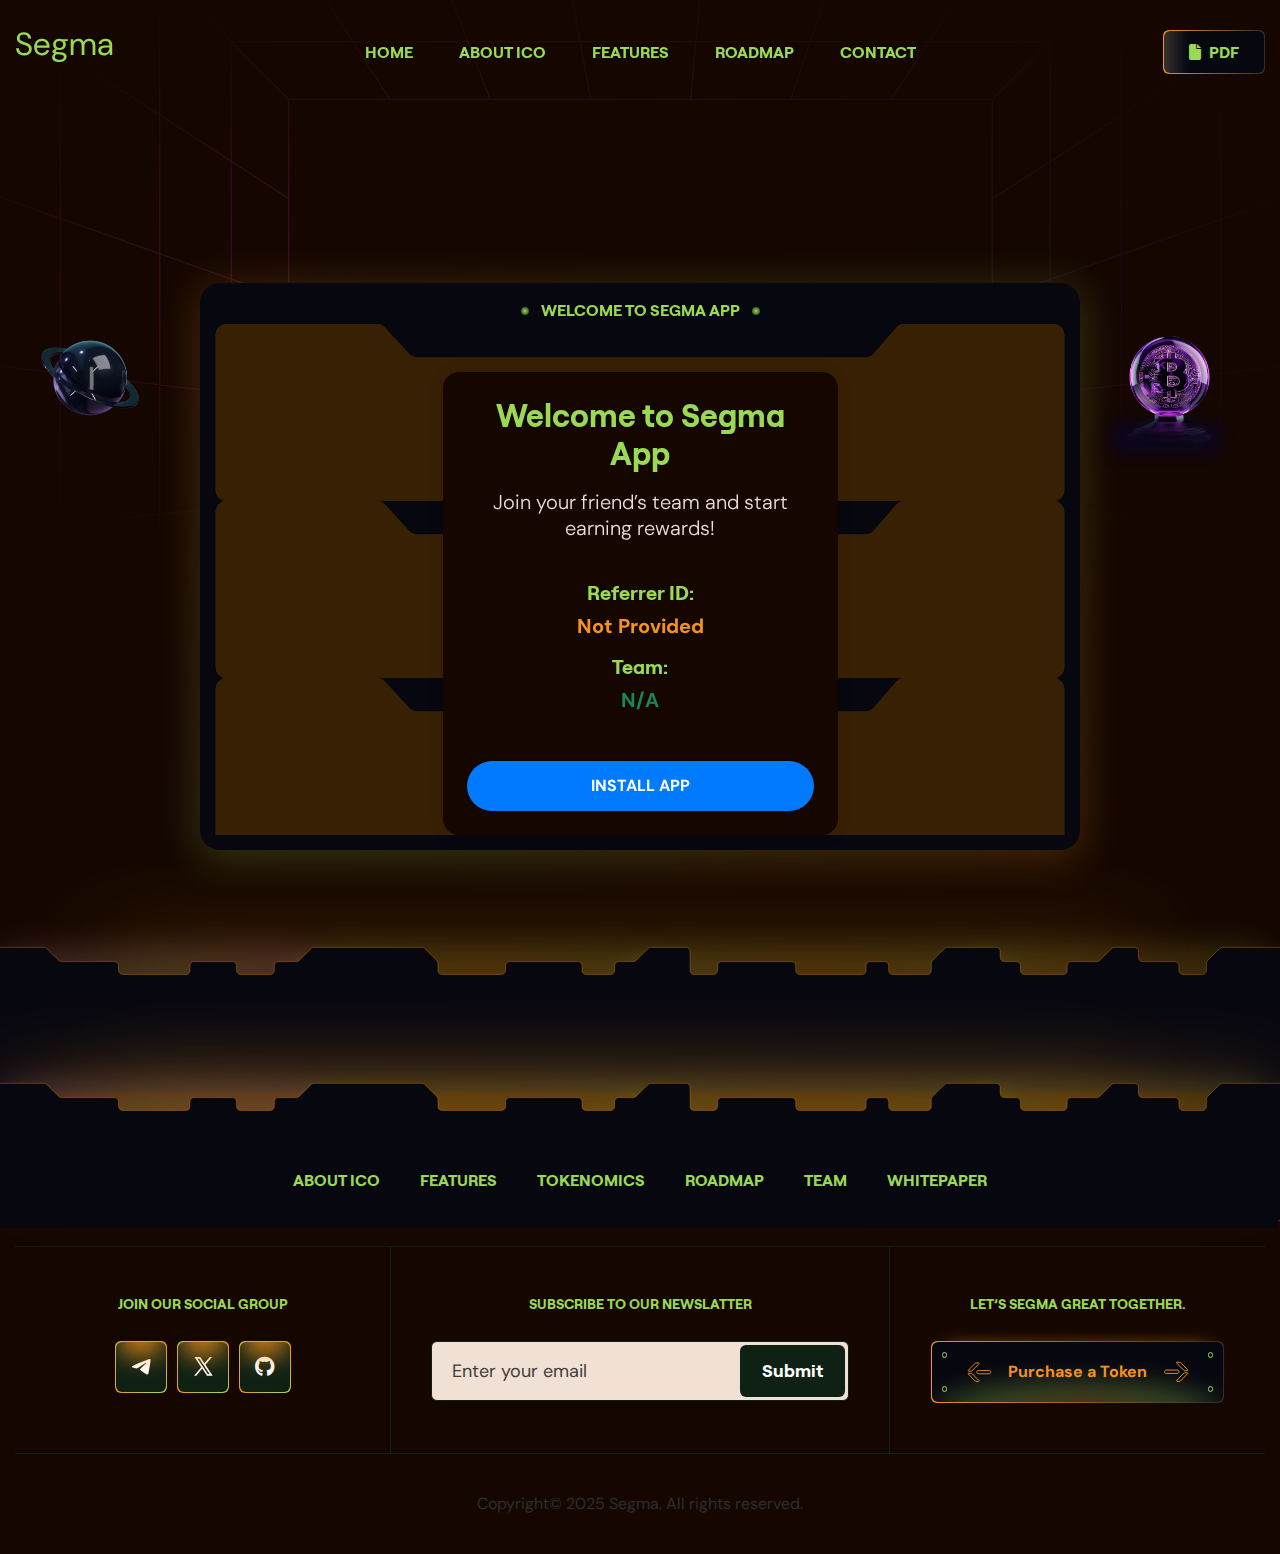
<file: affiliate.html>
<!doctype html>
<html lang="en">
<head>
    <meta charset="utf-8">
    <meta name="viewport" content="width=device-width, initial-scale=1, shrink-to-fit=no">
    <meta http-equiv="x-ua-compatible" content="ie=edge">
    <meta name="thumbnail" content="new-landing/assets/images/ico_template_thumbnail.html">
    <meta name="description" content="Segma">
    <meta name="keywords" content="Segma">
    <meta name="author" content="Segma">
    <title>Segma</title>
    <link rel="shortcut icon" href="new-landing/assets/images/site_logo/favicon_1.svg">

    <!-- Fraimwork - CSS Include -->
    <link rel="stylesheet" type="text/css" href="new-landing/assets/css/bootstrap.min.css">

    <!-- Icon Font - CSS Include -->
    <link rel="stylesheet" type="text/css" href="new-landing/assets/css/fontawesome.css">

    <!-- Animation - CSS Include -->
    <link rel="stylesheet" type="text/css" href="new-landing/assets/css/cursor.css">
    <link rel="stylesheet" type="text/css" href="new-landing/assets/css/animate.min.css">
    <link rel="stylesheet" type="text/css" href="new-landing/assets/css/aos.css">

    <!-- Carousel - CSS Include -->
    <link rel="stylesheet" type="text/css" href="new-landing/assets/css/swiper-bundle.min.css">

    <!-- Video & Image Popup - CSS Include -->
    <link rel="stylesheet" type="text/css" href="new-landing/assets/css/magnific-popup.min.css">

    <!-- Counter - CSS Include -->
    <link rel="stylesheet" type="text/css" href="new-landing/assets/css/odometer.min.css">

    <!-- Custom - CSS Include -->
    <link rel="stylesheet" type="text/css" href="new-landing/assets/css/style.css">
      <style>
        .card {
          border: none;
          border-radius: 1rem;
          box-shadow: 0 0 20px rgba(0,0,0,0.05);
        }
        .app-btn {
          background: #007bff;
          color: white;
          border-radius: 30px;
          padding: 12px 24px;
          font-weight: bold;
          text-transform: uppercase;
          transition: 0.3s ease;
        }
        .app-btn:hover {
          background: #0056b3;
        }
      </style>
</head>


<body class="index_ico">

<!-- Body Wrap - Start -->
<div class="page_wrapper">

    <!-- Back To Top - Start -->
    <div class="backtotop">
        <a href="#" class="scroll">
            <i class="fa-solid fa-arrow-up"></i>
        </a>
    </div>
    <!-- Back To Top - End -->

    <!-- Preloader - Start -->
<!--    <div id="preloader">
        <div class="line-1"></div>
        <div class="line-2"></div>
        <div class="line-3"></div>
        <div class="line-4"></div>
    </div>-->
    <!-- Preloader - End -->

    <!-- Site Header - Start
    ================================================== -->
    <header class="site_header">
        <div class="nav_wrapper">
            <div class="container">
                <div class="row align-items-center">
                    <div class="col-lg-3 col-5 d-flex align-items-center">
                        <div class="site_logo">
                            <a class="site_link" href="index.html">
                                <!-- <img loading="lazy" src="assets/images/site_logo/site_logo_1.svg" alt="ICO Site Logo"> -->
                                <p class="fs-2">Segma</p>
                            </a>
                        </div>
                    </div>
                    <div class="col-lg-6 col-2">
                        <nav class="main_menu navbar navbar-expand-lg">
                            <div class="main_menu_inner collapse navbar-collapse justify-content-center"
                                 id="main_menu_dropdown">
                                <ul class="main_menu_list unordered_list text-uppercase">
                                    <li>
                                        <a class="nav-link" href="index.html">
                                            <span class="nav_link_label" data-text="Home">Home</span>
                                        </a>
                                    </li>
                                    <li>
                                        <a class="nav-link scrollspy_btn" href="#id_ico_about_section">
                                            <span class="nav_link_label" data-text="About ICO">About ICO</span>
                                        </a>
                                    </li>
                                    <li>
                                        <a class="nav-link scrollspy_btn" href="#id_ico_service_section">
                                            <span class="nav_link_label" data-text="Features">Features</span>
                                        </a>
                                    </li>
                                    <li>
                                        <a class="nav-link scrollspy_btn" href="#id_ico_roadmap_section">
                                            <span class="nav_link_label" data-text="Roadmap">Roadmap</span>
                                        </a>
                                    </li>
                                    <li>
                                        <a class="nav-link" href="contact.html">
                                            <span class="nav_link_label" data-text="Contact">Contact</span>
                                        </a>
                                    </li>
                                </ul>
                            </div>
                        </nav>
                    </div>
                    <div class="col-lg-3 col-5">
                        <ul class="btns_group unordered_list p-0 justify-content-end">
                            <li class="d-lg-none">
                                <button class="mobile_menu_btn" type="button" data-bs-toggle="collapse"
                                        data-bs-target="#main_menu_dropdown" aria-expanded="false"
                                        aria-label="Toggle navigation">
                                    <i class="far fa-bars"></i>
                                </button>
                            </li>
                            <li>
                                <a class="ico_btn_outline" href="segma.pdf">
                                      <span class="btn_icon">
                                        <i class="fa-solid fa-file"></i>
                                      </span>
                                    <span class="btn_label">PDF</span>
                                </a>
                            </li>
                        </ul>
                    </div>
                </div>
            </div>
        </div>
    </header>
    <!-- Site Header - End
    ================================================== -->

    <!-- Main Body - Start
    ================================================== -->
    <main class="page_content">

        <!-- Hero Section - Start
        ================================================== -->
        <section class="ico_hero_section section_decoration text-center"
                 style="background-image: url('new-landing/assets/images/shapes/shape_net_ico_hero_section_bg.svg');">
            <div class="container">
           
                <div data-aos="fade-up" data-aos-duration="600" data-aos-delay="200">
                    <div class="ico_countdown_progress_box">
                        <div class="ico_heading_block text-center mb-0">
                            <h2 class="highlight_title mb-0">
                                Welcome to Segma App
                            </h2>
                        </div>
                        <ul class=" unordered_list justify-content-center"
                            data-countdown="2026/3/24"
                            style="background-image: url('new-landing/assets/images/shapes/shape_bg_ico_countdown.svg')">
                            
                                                            
                                  <div class="container mt-5">
                                    <div class="row justify-content-center">
                                      <div class="col-md-8 col-lg-6">
                                        <div class="card p-4 text-center">
                                          <h2 class="mb-3">Welcome to Segma App</h2>
                                          <p class="lead">Join your friend’s team and start earning rewards!</p>
                                
                                          <div class="mt-4 mb-3">
                                            <h5>Referrer ID:</h5>
                                            <p id="refDisplay" class="fw-bold text-primary fs-5">Loading...</p>
                                
                                            <h5>Team:</h5>
                                            <p id="teamDisplay" class="fw-bold text-success fs-5">Loading...</p>
                                          </div>
                                
                                          <a href="https://segma.app/segma.apk" class="app-btn d-inline-block mt-3">Install App</a>
                                        </div>
                                      </div>
                                    </div>
                                  </div>                            
                            
                        </ul>
                    </div>
                </div>


              <script>
                // Get query parameters
                const params = new URLSearchParams(window.location.search);
                const ref = params.get("ref") || "Not Provided";
                const team = params.get("team") || "N/A";
            
                document.getElementById("refDisplay").innerText = ref;
                document.getElementById("teamDisplay").innerText = team.toUpperCase();
              </script>
                     
                     
         
            </div>
            <div class="shape_bottom">
                <img src="new-landing/assets/images/shapes/shape_ico_hero_section_bottom.svg"
                     alt="Bottom Line Shape">
            </div>
            <div class="decoration_item shape_globe">
                <img src="new-landing/assets/images/shapes/shape_globe.webp" alt="Shape Globe">
            </div>
            <div class="decoration_item shape_coin">
                <img src="new-landing/assets/images/shapes/shape_coin.webp" alt="Shape Coin">
            </div>
        </section>
 

    </main>
    <!-- Main Body - End
    ================================================== -->

    <!-- Site Footer - Start
    ================================================== -->
    <footer class="ico_site_footer section_decoration section_shadow_top">
        <div class="decoration_item shape_top">
            <img src="new-landing/assets/images/shapes/shape_ico_hero_section_bottom.svg" alt="Bottom Line Shape">
        </div>
        <div class="container">
            <ul class="pagelist_block unordered_list justify-content-center text-uppercase">
                <li>
                    <a class="scrollspy_btn" href="#id_ico_about_section">
                <span class="pagelist_label">
                  About ICO
                </span>
                    </a>
                </li>
                <li>
                    <a class="scrollspy_btn" href="#id_ico_service_section">
                <span class="pagelist_label">
                  Features
                </span>
                    </a>
                </li>
                <li>
                    <a class="scrollspy_btn" href="#id_ico_tokenomics_section">
                <span class="pagelist_label">
                  Tokenomics
                </span>
                    </a>
                </li>
                <li>
                    <a class="scrollspy_btn" href="#id_ico_roadmap_section">
                <span class="pagelist_label">
                  Roadmap
                </span>
                    </a>
                </li>
                <li>
                    <a class="scrollspy_btn" href="#id_ico_team_section">
                <span class="pagelist_label">
                  Team
                </span>
                    </a>
                </li>
                <li>
                    <a class="scrollspy_btn" href="#id_ico_whitepaper_section">
                <span class="pagelist_label">
                  Whitepaper
                </span>
                    </a>
                </li>
            </ul>
            <div class="middle_area">
                <div class="column">
                    <h3 class="footer_title text-uppercase">Join our social group</h3>
                    <ul class="social_block style_2 unordered_list justify-content-center">
                        <li>
                            <a href="#!">
                                <svg viewBox="0 0 20 16" xmlns="http://www.w3.org/2000/svg">
                                    <path
                                        d="M12.1817 2.34636C10.5036 3.04236 7.14877 4.48456 2.11879 6.67146C1.30201 6.99576 0.873436 7.31296 0.834656 7.62286C0.768491 8.14806 1.42705 8.35476 2.32148 8.63456C2.44372 8.67336 2.57025 8.71206 2.69969 8.75516C3.58123 9.04066 4.76611 9.37506 5.38149 9.38796C5.9409 9.39946 6.56497 9.16986 7.25381 8.69916C11.9531 5.53206 14.379 3.93206 14.5314 3.89756C14.6393 3.87316 14.7888 3.84166 14.8894 3.93206C14.9901 4.02106 14.9801 4.19036 14.97 4.23626C14.9038 4.51326 12.3241 6.90826 10.9868 8.14806C10.5698 8.53416 10.2749 8.80826 10.2146 8.87136C10.0794 9.01056 9.94141 9.14396 9.80908 9.27176C8.98941 10.0581 8.37683 10.6494 9.84356 11.6137C10.5482 12.0772 11.1119 12.4604 11.6741 12.8421C12.2882 13.2597 12.9008 13.6758 13.6945 14.1953C13.8959 14.3273 14.0886 14.4636 14.2769 14.5971C14.9916 15.1065 15.6343 15.5628 16.4281 15.4911C16.8883 15.448 17.3656 15.0161 17.6072 13.726C18.1781 10.6752 19.3026 4.06836 19.5629 1.34476C19.5788 1.11856 19.5691 0.891358 19.5341 0.667358C19.5132 0.486458 19.425 0.320058 19.2868 0.201058C19.0812 0.0331581 18.7619 -0.002742 18.6182 0.000158001C17.9696 0.011558 16.9746 0.357458 12.1817 2.34636Z"/>
                                </svg>
                            </a>
                        </li>
                        <li>
                            <a href="#!">
                                <svg viewBox="0 0 15 14" xmlns="http://www.w3.org/2000/svg">
                                    <path
                                        d="M14.7876 14L9.31558 5.8405L9.32498 5.8482L14.2588 0H12.6101L8.59076 4.76L5.39902 0H1.07488L6.18362 7.6179L0.794922 14H2.44366L6.91214 8.7042L10.4635 14H14.7876ZM4.74576 1.2727L12.4234 12.7273H11.1168L3.43295 1.2727H4.74576Z"/>
                                </svg>
                            </a>
                        </li>
                        <li>
                            <a href="#!">
                                <i class="fa-brands fa-github"></i>
                            </a>
                        </li>
                    </ul>
                </div>
                <div class="column">
                    <h3 class="footer_title text-uppercase">Subscribe to our newslatter</h3>
                    <form class="ico_newsletter_form" action="#">
                        <input type="email" name="email" placeholder="Enter your email">
                        <button class="submit_btn" type="submit">Submit</button>
                    </form>
                </div>
                <div class="column">
                    <h3 class="footer_title text-uppercase">Let’s Segma great together.</h3>
                    <a class="ico_creative_btn" href="#!">
                <span class="btn_wrapper">
                  <span class="btn_icon_left">
                    <small class="dot_top"></small>
                    <small class="dot_bottom"></small>
                    <svg class="icon_arrow_left" viewBox="0 0 28 23" xmlns="http://www.w3.org/2000/svg">
                      <path
                          d="M13.4106 20.8083L5.36673 12.6878C5.26033 12.5804 5.11542 12.52 4.96423 12.52H1.84503C1.34158 12.52 1.08822 13.1276 1.44252 13.4852L9.48642 21.6057C9.59281 21.7131 9.73773 21.7736 9.88892 21.7736H13.0081C13.5116 21.7736 13.7649 21.166 13.4106 20.8083Z"/>
                      <path
                          d="M12.6803 9.57324H24.71C25.7116 9.57324 26.5234 10.3851 26.5234 11.3866C26.5234 12.3882 25.7116 13.2 24.71 13.2H12.6803C11.6788 13.2 10.8669 12.3882 10.8669 11.3866C10.8669 10.3851 11.6788 9.57324 12.6803 9.57324Z"/>
                      <path
                          d="M1.44252 9.28834L9.48641 1.16784C9.59281 1.06043 9.73772 1 9.88891 1H13.0081C13.5116 1 13.7649 1.60758 13.4106 1.96525L5.36672 10.0858C5.26033 10.1932 5.11541 10.2536 4.96422 10.2536H1.84502C1.34158 10.2536 1.08822 9.64601 1.44252 9.28834Z"/>
                    </svg>
                  </span>
                  <span class="btn_label">Purchase a Token</span>
                  <span class="btn_icon_right">
                    <small class="dot_top"></small>
                    <small class="dot_bottom"></small>
                    <svg class="icon_arrow_right" viewBox="0 0 27 23" xmlns="http://www.w3.org/2000/svg">
                      <path
                          d="M13.6558 2.19168L21.6997 10.3122C21.8061 10.4196 21.951 10.48 22.1022 10.48H25.2214C25.7248 10.48 25.9782 9.87238 25.6239 9.51478L17.58 1.39428C17.4736 1.28688 17.3287 1.22638 17.1775 1.22638H14.0583C13.5548 1.22638 13.3015 1.83398 13.6558 2.19168Z"/>
                      <path
                          d="M14.3861 13.4268H2.35637C1.35486 13.4268 0.542969 12.6149 0.542969 11.6134C0.542969 10.6118 1.35486 9.79996 2.35637 9.79996H14.3861C15.3876 9.79996 16.1995 10.6118 16.1995 11.6134C16.1995 12.6149 15.3876 13.4268 14.3861 13.4268Z"/>
                      <path
                          d="M25.6239 13.7117L17.58 21.8322C17.4736 21.9396 17.3287 22 17.1775 22H14.0583C13.5548 22 13.3015 21.3924 13.6558 21.0347L21.6997 12.9142C21.8061 12.8068 21.951 12.7464 22.1022 12.7464H25.2214C25.7248 12.7464 25.9782 13.354 25.6239 13.7117Z"/>
                    </svg>
                  </span>
                </span>
                    </a>
                </div>
            </div>
            <div class="footer_bottom text-center">
                <p class="copyright_text m-0 text-secondary">Copyright© 2025 Segma. All rights reserved.</p>
            </div>
        </div>
    </footer>
    <!-- Site Footer - End
    ================================================== -->

</div>
<!-- Body Wrap - End -->

<!-- Fraimwork - Jquery Include -->
<script src="new-landing/assets/js/jquery.min.js"></script>
<script src="new-landing/assets/js/popper.min.js"></script>
<script src="new-landing/assets/js/bootstrap.min.js"></script>
<script src="new-landing/assets/js/bootstrap-dropdown-ml-hack.min.js"></script>

<!-- Animation - jquery include -->
<script src="new-landing/assets/js/cursor.js"></script>
<script src="new-landing/assets/js/gsap.js"></script>
<script src="new-landing/assets/js/gsap-scroll-trigger.js"></script>
<script src="new-landing/assets/js/gsap-split-text.js"></script>
<script src="new-landing/assets/js/smooth-scroll.js"></script>
<script src="new-landing/assets/js/aos.js"></script>

<!-- Countdown Timer - jquery include -->
<script src="new-landing/assets/js/countdown.js"></script>

<!-- Carousel - Jquery Include -->
<script src="new-landing/assets/js/swiper-bundle.min.js"></script>

<!-- Video & Image Popup - Jquery Include -->
<script src="new-landing/assets/js/magnific-popup.min.js"></script>

<!-- Counter - Jquery Include -->
<script src="new-landing/assets/js/appear.min.js"></script>
<script src="new-landing/assets/js/odometer.min.js"></script>

<!-- Custom - Jquery Include -->
<script src="new-landing/assets/js/main.js"></script>

</body>


<!-- Mirrored from Segma.com/ by HTTrack Website Copier/3.x [XR&CO'2014], Wed, 30 Apr 2025 22:52:40 GMT -->
</html>
</file>
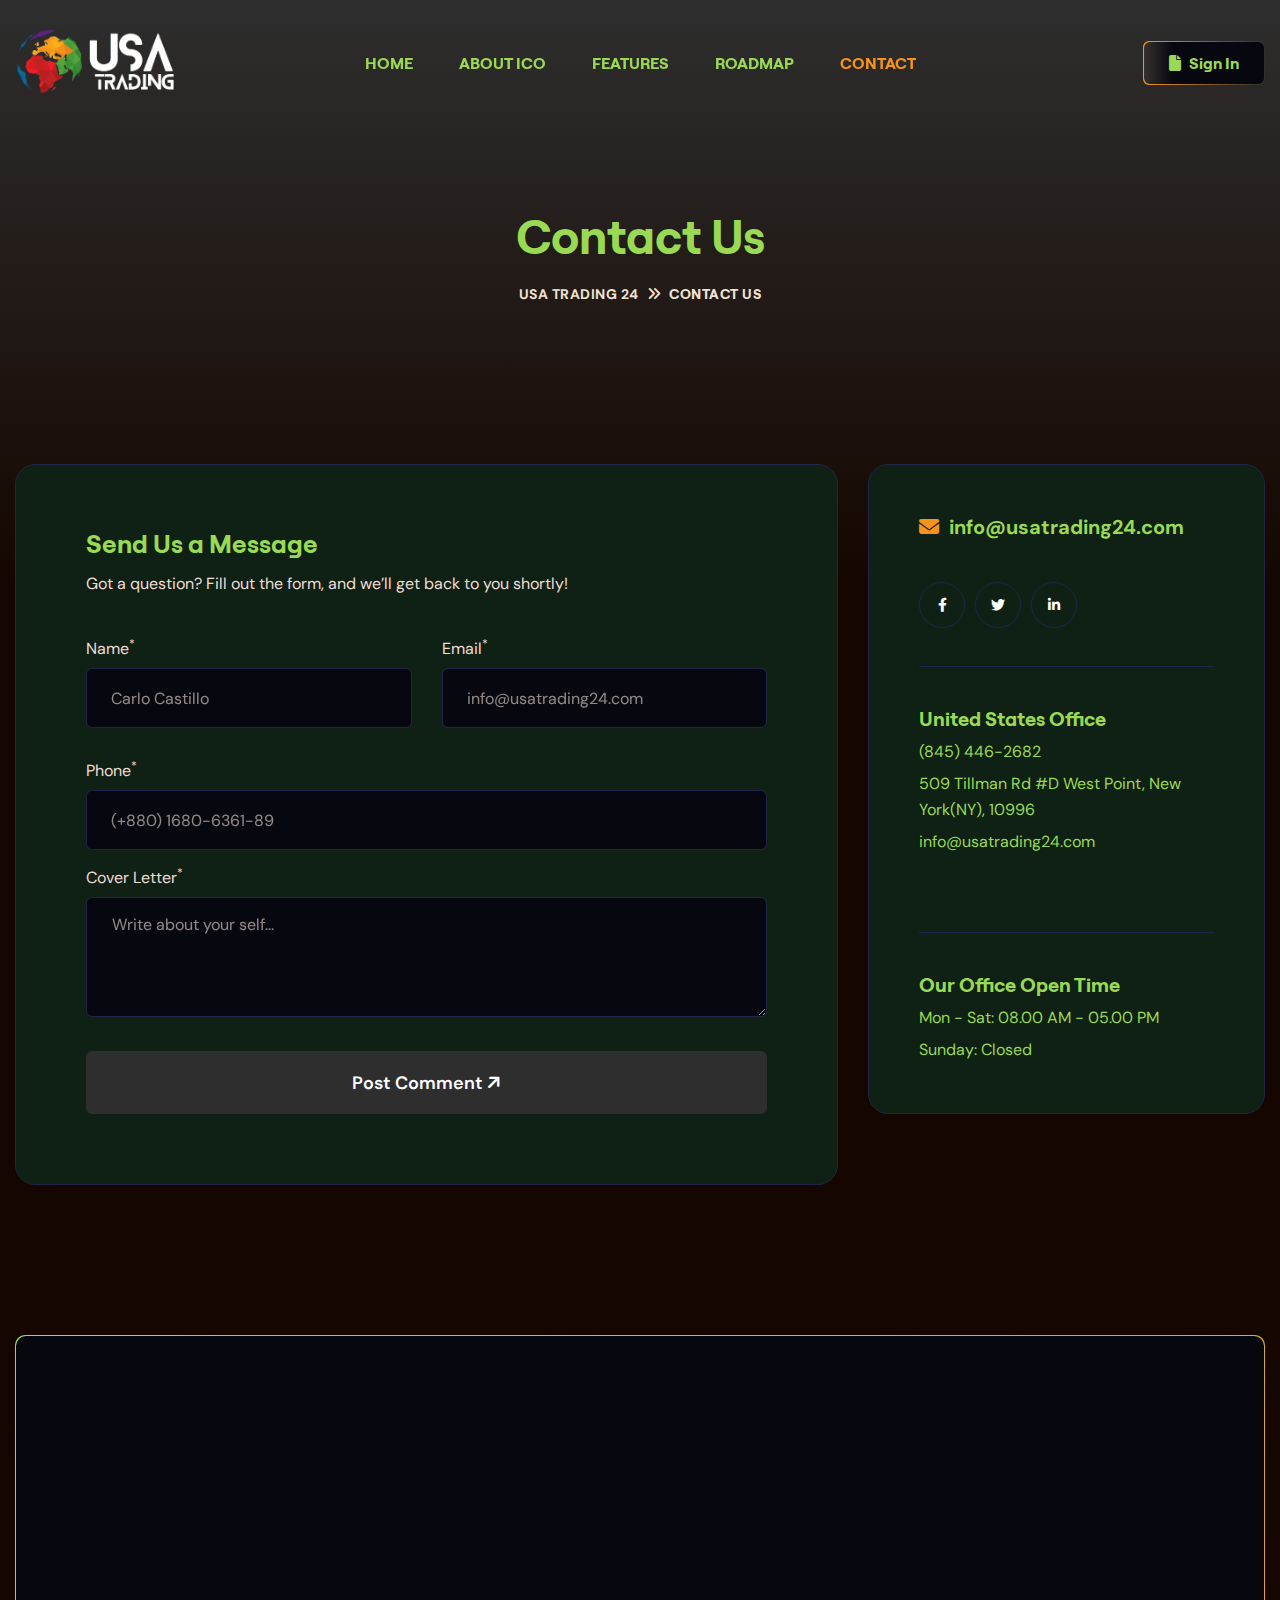
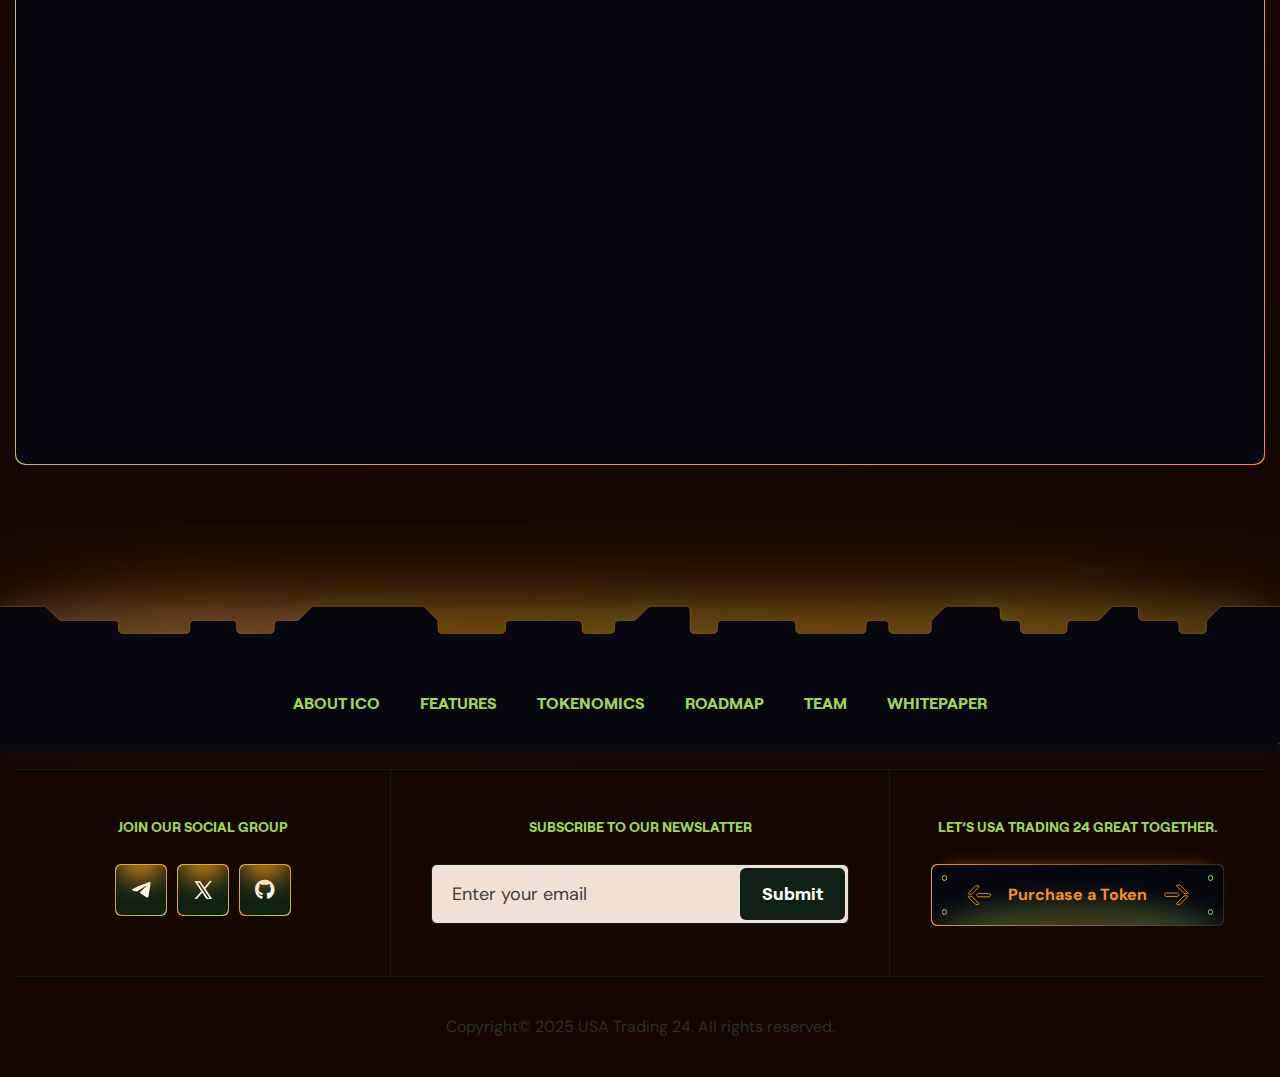
<file: contact.html>
<!doctype html>
<html lang="en">
<head>
    <meta charset="utf-8">
    <meta name="viewport" content="width=device-width, initial-scale=1, shrink-to-fit=no">
    <meta http-equiv="x-ua-compatible" content="ie=edge">
    <meta name="thumbnail" content="new-landing/assets/images/ico_template_thumbnail.html">
    <meta name="description" content="USA Trading 24">
    <meta name="keywords" content="USA Trading 24">
    <meta name="author" content="USA Trading 24">

    <title>USA Trading 24</title>
    <link rel="shortcut icon" href="logo (4).png">

    <!-- Fraimwork - CSS Include -->
    <link rel="stylesheet" type="text/css" href="new-landing/assets/css/bootstrap.min.css">

    <!-- Icon Font - CSS Include -->
    <link rel="stylesheet" type="text/css" href="new-landing/assets/css/fontawesome.css">

    <!-- Animation - CSS Include -->
    <link rel="stylesheet" type="text/css" href="new-landing/assets/css/cursor.css">
    <link rel="stylesheet" type="text/css" href="new-landing/assets/css/animate.min.css">
    <link rel="stylesheet" type="text/css" href="new-landing/assets/css/aos.css">

    <!-- Carousel - CSS Include -->
    <link rel="stylesheet" type="text/css" href="new-landing/assets/css/swiper-bundle.min.css">

    <!-- Video & Image Popup - CSS Include -->
    <link rel="stylesheet" type="text/css" href="new-landing/assets/css/magnific-popup.min.css">

    <!-- Counter - CSS Include -->
    <link rel="stylesheet" type="text/css" href="new-landing/assets/css/odometer.min.css">

    <!-- Custom - CSS Include -->
    <link rel="stylesheet" type="text/css" href="new-landing/assets/css/style.css">

</head>


<body class="index_ico">

<!-- Body Wrap - Start -->
<div class="page_wrapper">

    <!-- Back To Top - Start -->
    <div class="backtotop">
        <a href="#" class="scroll">
            <i class="fa-solid fa-arrow-up"></i>
        </a>
    </div>
    <!-- Back To Top - End -->

    <!-- Preloader - Start -->
<!--    <div id="preloader">
        <div class="line-1"></div>
        <div class="line-2"></div>
        <div class="line-3"></div>
        <div class="line-4"></div>
    </div>-->
    <!-- Preloader - End -->

    <!-- Site Header - Start
    ================================================== -->
    <header class="site_header">
        <div class="nav_wrapper">
            <div class="container">
                <div class="row align-items-center">
                    <div class="col-lg-3 col-5 d-flex align-items-center">
                        <div class="site_logo">
                            <a class="site_link" href="index.html">
                                <img loading="lazy" src="logo (4).png" alt="USA Trading" style="height: 65px;"> 
                            </a>
                        </div>
                    </div>
                    <div class="col-lg-6 col-2">
                        <nav class="main_menu navbar navbar-expand-lg">
                            <div class="main_menu_inner collapse navbar-collapse justify-content-center"
                                 id="main_menu_dropdown">
                                <ul class="main_menu_list unordered_list text-uppercase">
                                    <li>
                                        <a class="nav-link" href="index.html">
                                            <span class="nav_link_label" data-text="Home">Home</span>
                                        </a>
                                    </li>
                                    <li>
                                        <a class="nav-link scrollspy_btn" href="#id_ico_about_section">
                                            <span class="nav_link_label" data-text="About ICO">About ICO</span>
                                        </a>
                                    </li>
                                    <li>
                                        <a class="nav-link scrollspy_btn" href="#id_ico_service_section">
                                            <span class="nav_link_label" data-text="Features">Features</span>
                                        </a>
                                    </li>
                                    <li>
                                        <a class="nav-link scrollspy_btn" href="#id_ico_roadmap_section">
                                            <span class="nav_link_label" data-text="Roadmap">Roadmap</span>
                                        </a>
                                    </li>
                                    <li class="active">
                                        <a class="nav-link" href="contact.html">
                                            <span class="nav_link_label" data-text="Contact">Contact</span>
                                        </a>
                                    </li>
                                </ul>
                            </div>
                        </nav>
                    </div>
                    <div class="col-lg-3 col-5">
                        <ul class="btns_group unordered_list p-0 justify-content-end">
                            <li class="d-lg-none">
                                <button class="mobile_menu_btn" type="button" data-bs-toggle="collapse"
                                        data-bs-target="#main_menu_dropdown" aria-expanded="false"
                                        aria-label="Toggle navigation">
                                    <i class="far fa-bars"></i>
                                </button>
                            </li>
                            <li>
                                <a class="ico_btn_outline" href="https://usatrading24.com/login/public/login">
                                      <span class="btn_icon">
                                        <i class="fa-solid fa-file"></i>
                                      </span>
                                    <span class="btn_label">Sign In</span>
                                </a>
                            </li>
                        </ul>
                    </div>
                </div>
            </div>
        </div>
    </header>
    <!-- Site Header - End
    ================================================== -->

    <!-- Main Body - Start
    ================================================== -->
    <main class="page_content">

        <!-- Hero Section - Start
        ================================================== -->
        <section class="page_header text-center">
            <div class="container">
                <h1 class="page_title">
                    Contact Us
                </h1>
                <ol class="breadcrumb justify-content-center">
                    <li class="breadcrumb-item"><a href="index.html">USA Trading 24</a></li>
                    <li class="breadcrumb-item active" aria-current="page">Contact Us</li>
                </ol>
            </div>
        </section>
        <!-- Hero Section - End
        ================================================== -->

        <!-- Contact Section - Start
        ================================================== -->
        <section class="contact_section section_space pt-0">
            <div class="container">
                <div class="row">
                    <div class="col-lg-8">
                        <div class="comment_form mb-0">
                            <h3 class="details_info_title">
                                Send Us a Message
                            </h3>
                            <p>
                                Got a question? Fill out the form, and we’ll get back to you shortly!
                            </p>
                            <form action="#">
                                <div class="row">
                                    <div class="col-md-6">
                                        <div class="form-group">
                                            <label class="input_title" for="input_name">Name<sup>*</sup></label>
                                            <input id="input_name" class="form-control" type="text" name="name" placeholder="Carlo Castillo" required>
                                        </div>
                                    </div>
                                    <div class="col-md-6">
                                        <div class="form-group">
                                            <label class="input_title" for="input_email">Email<sup>*</sup></label>
                                            <input id="input_email" class="form-control" type="email" name="email" placeholder="info@usatrading24.com" required>
                                        </div>
                                    </div>
                                    <div class="col-12">
                                        <div class="form-group">
                                            <label class="input_title" for="input_phone">Phone<sup>*</sup></label>
                                            <input id="input_phone" class="form-control" type="tel" name="phone" placeholder="(+880) 1680-6361-89" required>
                                        </div>
                                        <div class="form-group">
                                            <label class="input_title" for="input_message">Cover Letter<sup>*</sup></label>
                                            <textarea id="input_message" class="form-control" name="message" placeholder="Write about your self..." required></textarea>
                                        </div>
                                        <button class="btn" type="submit">
                                            <span class="btn_label">Post Comment</span>
                                            <span class="btn_icon"><i class="fa-solid fa-arrow-up-right"></i></span>
                                        </button>
                                    </div>
                                </div>
                            </form>
                        </div>
                    </div>

                    <div class="col-lg-4">
                        <div class="contact_info_box">
                            <ul class="contact_info_list unordered_list_block">


                                <li>
                                    <a href="#!">
                        <span class="icon">
                          <i class="fa-solid fa-envelope"></i>
                        </span>
                                        <span class="label">info@usatrading24.com</span>
                                    </a>
                                </li>
                            </ul>
                            <ul class="social_block style_4 unordered_list">
                                <li>
                                    <a href="#!">
                                        <i class="fa-brands fa-facebook-f"></i>
                                    </a>
                                </li>
                                <li>
                                    <a href="#!">
                                        <i class="fa-brands fa-twitter"></i>
                                    </a>
                                </li>
                                <li>
                                    <a href="#!">
                                        <i class="fa-brands fa-linkedin-in"></i>
                                    </a>
                                </li>
                            </ul>
                            <hr>
                            <ul class="iconlist_block unordered_list_block">
                                <li>
                      <span class="iconlist_label">
                        United States Office
                        <small class="iconlist_info">
                          (845) 446-2682
                        </small>
                        <small class="iconlist_info">
                          509 Tillman Rd #D West Point, New York(NY), 10996
                        </small>
                        <small class="iconlist_info">
                          info@usatrading24.com
                        </small>
                      </span>
 
                                </li>
                                <li>
                      <!-- <span class="iconlist_label">
                        United Kingdom Office
                        <small class="iconlist_info">
                          12 Buckingham Rd, example Thwaite, HG3 4 TY, UK 
                        </small>
                      </span> -->
                                </li>
                            </ul>
                            <hr>
                            <ul class="iconlist_block unordered_list_block">
                                <li>
                      <span class="iconlist_label">
                        Our Office Open Time
                        <small class="iconlist_info d-block">
                          Mon - Sat: 08.00 AM - 05.00 PM
                        </small>
                        <small class="iconlist_info d-block">
                          Sunday: Closed
                        </small>
                      </span>
                                </li>
                            </ul>
                        </div>
                    </div>
                </div>

                <div class="gmap_canvas">
                    <iframe src="https://maps.google.com/maps?q=2880%20Broadway,%20New%20York&amp;t=&amp;z=13&amp;ie=UTF8&amp;iwloc=&amp;output=embed"></iframe>
                </div>
            </div>
        </section>
        <!-- Contact Section - End
        ================================================== -->

    </main>
    <!-- Main Body - End
    ================================================== -->

    <!-- Site Footer - Start
    ================================================== -->
    <footer class="ico_site_footer section_decoration section_shadow_top">
        <div class="decoration_item shape_top">
            <img src="new-landing/assets/images/shapes/shape_ico_hero_section_bottom.svg" alt="Bottom Line Shape">
        </div>
        <div class="container">
            <ul class="pagelist_block unordered_list justify-content-center text-uppercase">
                <li>
                    <a class="scrollspy_btn" href="#id_ico_about_section">
                <span class="pagelist_label">
                  About ICO
                </span>
                    </a>
                </li>
                <li>
                    <a class="scrollspy_btn" href="#id_ico_service_section">
                <span class="pagelist_label">
                  Features
                </span>
                    </a>
                </li>
                <li>
                    <a class="scrollspy_btn" href="#id_ico_tokenomics_section">
                <span class="pagelist_label">
                  Tokenomics
                </span>
                    </a>
                </li>
                <li>
                    <a class="scrollspy_btn" href="#id_ico_roadmap_section">
                <span class="pagelist_label">
                  Roadmap
                </span>
                    </a>
                </li>
                <li>
                    <a class="scrollspy_btn" href="#id_ico_team_section">
                <span class="pagelist_label">
                  Team
                </span>
                    </a>
                </li>
                <li>
                    <a class="scrollspy_btn" href="#id_ico_whitepaper_section">
                <span class="pagelist_label">
                  Whitepaper
                </span>
                    </a>
                </li>
            </ul>
            <div class="middle_area">
                <div class="column">
                    <h3 class="footer_title text-uppercase">Join our social group</h3>
                    <ul class="social_block style_2 unordered_list justify-content-center">
                        <li>
                            <a href="#!">
                                <svg viewBox="0 0 20 16" xmlns="http://www.w3.org/2000/svg">
                                    <path d="M12.1817 2.34636C10.5036 3.04236 7.14877 4.48456 2.11879 6.67146C1.30201 6.99576 0.873436 7.31296 0.834656 7.62286C0.768491 8.14806 1.42705 8.35476 2.32148 8.63456C2.44372 8.67336 2.57025 8.71206 2.69969 8.75516C3.58123 9.04066 4.76611 9.37506 5.38149 9.38796C5.9409 9.39946 6.56497 9.16986 7.25381 8.69916C11.9531 5.53206 14.379 3.93206 14.5314 3.89756C14.6393 3.87316 14.7888 3.84166 14.8894 3.93206C14.9901 4.02106 14.9801 4.19036 14.97 4.23626C14.9038 4.51326 12.3241 6.90826 10.9868 8.14806C10.5698 8.53416 10.2749 8.80826 10.2146 8.87136C10.0794 9.01056 9.94141 9.14396 9.80908 9.27176C8.98941 10.0581 8.37683 10.6494 9.84356 11.6137C10.5482 12.0772 11.1119 12.4604 11.6741 12.8421C12.2882 13.2597 12.9008 13.6758 13.6945 14.1953C13.8959 14.3273 14.0886 14.4636 14.2769 14.5971C14.9916 15.1065 15.6343 15.5628 16.4281 15.4911C16.8883 15.448 17.3656 15.0161 17.6072 13.726C18.1781 10.6752 19.3026 4.06836 19.5629 1.34476C19.5788 1.11856 19.5691 0.891358 19.5341 0.667358C19.5132 0.486458 19.425 0.320058 19.2868 0.201058C19.0812 0.0331581 18.7619 -0.002742 18.6182 0.000158001C17.9696 0.011558 16.9746 0.357458 12.1817 2.34636Z"/>
                                </svg>
                            </a>
                        </li>
                        <li>
                            <a href="#!">
                                <svg viewBox="0 0 15 14" xmlns="http://www.w3.org/2000/svg">
                                    <path d="M14.7876 14L9.31558 5.8405L9.32498 5.8482L14.2588 0H12.6101L8.59076 4.76L5.39902 0H1.07488L6.18362 7.6179L0.794922 14H2.44366L6.91214 8.7042L10.4635 14H14.7876ZM4.74576 1.2727L12.4234 12.7273H11.1168L3.43295 1.2727H4.74576Z"/>
                                </svg>
                            </a>
                        </li>
                        <li>
                            <a href="#!">
                                <i class="fa-brands fa-github"></i>
                            </a>
                        </li>
                    </ul>
                </div>
                <div class="column">
                    <h3 class="footer_title text-uppercase">Subscribe to our newslatter</h3>
                    <form class="ico_newsletter_form" action="#">
                        <input type="email" name="email" placeholder="Enter your email">
                        <button class="submit_btn" type="submit">Submit</button>
                    </form>
                </div>
                <div class="column">
                    <h3 class="footer_title text-uppercase">Let’s USA Trading 24 great together.</h3>
                    <a class="ico_creative_btn" href="#!">
                <span class="btn_wrapper">
                  <span class="btn_icon_left">
                    <small class="dot_top"></small>
                    <small class="dot_bottom"></small>
                    <svg class="icon_arrow_left" viewBox="0 0 28 23" xmlns="http://www.w3.org/2000/svg">
                      <path d="M13.4106 20.8083L5.36673 12.6878C5.26033 12.5804 5.11542 12.52 4.96423 12.52H1.84503C1.34158 12.52 1.08822 13.1276 1.44252 13.4852L9.48642 21.6057C9.59281 21.7131 9.73773 21.7736 9.88892 21.7736H13.0081C13.5116 21.7736 13.7649 21.166 13.4106 20.8083Z"/>
                      <path d="M12.6803 9.57324H24.71C25.7116 9.57324 26.5234 10.3851 26.5234 11.3866C26.5234 12.3882 25.7116 13.2 24.71 13.2H12.6803C11.6788 13.2 10.8669 12.3882 10.8669 11.3866C10.8669 10.3851 11.6788 9.57324 12.6803 9.57324Z"/>
                      <path d="M1.44252 9.28834L9.48641 1.16784C9.59281 1.06043 9.73772 1 9.88891 1H13.0081C13.5116 1 13.7649 1.60758 13.4106 1.96525L5.36672 10.0858C5.26033 10.1932 5.11541 10.2536 4.96422 10.2536H1.84502C1.34158 10.2536 1.08822 9.64601 1.44252 9.28834Z"/>
                    </svg>
                  </span>
                  <span class="btn_label">Purchase a Token</span>
                  <span class="btn_icon_right">
                    <small class="dot_top"></small>
                    <small class="dot_bottom"></small>
                    <svg class="icon_arrow_right" viewBox="0 0 27 23" xmlns="http://www.w3.org/2000/svg">
                      <path d="M13.6558 2.19168L21.6997 10.3122C21.8061 10.4196 21.951 10.48 22.1022 10.48H25.2214C25.7248 10.48 25.9782 9.87238 25.6239 9.51478L17.58 1.39428C17.4736 1.28688 17.3287 1.22638 17.1775 1.22638H14.0583C13.5548 1.22638 13.3015 1.83398 13.6558 2.19168Z"/>
                      <path d="M14.3861 13.4268H2.35637C1.35486 13.4268 0.542969 12.6149 0.542969 11.6134C0.542969 10.6118 1.35486 9.79996 2.35637 9.79996H14.3861C15.3876 9.79996 16.1995 10.6118 16.1995 11.6134C16.1995 12.6149 15.3876 13.4268 14.3861 13.4268Z"/>
                      <path d="M25.6239 13.7117L17.58 21.8322C17.4736 21.9396 17.3287 22 17.1775 22H14.0583C13.5548 22 13.3015 21.3924 13.6558 21.0347L21.6997 12.9142C21.8061 12.8068 21.951 12.7464 22.1022 12.7464H25.2214C25.7248 12.7464 25.9782 13.354 25.6239 13.7117Z"/>
                    </svg>
                  </span>
                </span>
                    </a>
                </div>
            </div>
            <div class="footer_bottom text-center">
                <p class="copyright_text m-0 text-secondary">Copyright© 2025 USA Trading 24. All rights reserved.</p>
            </div>
        </div>
    </footer>
    <!-- Site Footer - End
    ================================================== -->

</div>
<!-- Body Wrap - End -->

<!-- Fraimwork - Jquery Include -->
<script data-cfasync="false" src="cdn-cgi/scripts/5c5dd728/cloudflare-static/email-decode.min.js"></script><script src="new-landing/assets/js/jquery.min.js"></script>
<script src="new-landing/assets/js/popper.min.js"></script>
<script src="new-landing/assets/js/bootstrap.min.js"></script>
<script src="new-landing/assets/js/bootstrap-dropdown-ml-hack.min.js"></script>

<!-- Animation - jquery include -->
<script src="new-landing/assets/js/cursor.js"></script>
<script src="new-landing/assets/js/gsap.js"></script>
<script src="new-landing/assets/js/gsap-scroll-trigger.js"></script>
<script src="new-landing/assets/js/gsap-split-text.js"></script>
<script src="new-landing/assets/js/smooth-scroll.js"></script>
<script src="new-landing/assets/js/aos.js"></script>

<!-- Countdown Timer - jquery include -->
<script src="new-landing/assets/js/countdown.js"></script>

<!-- Carousel - Jquery Include -->
<script src="new-landing/assets/js/swiper-bundle.min.js"></script>

<!-- Video & Image Popup - Jquery Include -->
<script src="new-landing/assets/js/magnific-popup.min.js"></script>

<!-- Counter - Jquery Include -->
<script src="new-landing/assets/js/appear.min.js"></script>
<script src="new-landing/assets/js/odometer.min.js"></script>

<!-- Custom - Jquery Include -->
<script src="new-landing/assets/js/main.js"></script>

</body>

</html>
</file>
<file: new-landing/assets/css/cursor.css>
.cb-cursor {
  position: fixed;
  top: 0;
  left: 0;
  z-index: 999;
  contain: layout style size;
  pointer-events: none;
  will-change: transform;
  -webkit-transition: opacity 0.3s, color 0.4s;
  -o-transition: opacity 0.3s, color 0.4s;
  -moz-transition: opacity 0.3s, color 0.4s;
  transition: opacity 0.3s, color 0.4s;
}
.cb-cursor:before {
  content: "";
  position: absolute;
  top: -24px;
  left: -24px;
  display: block;
  width: 48px;
  height: 48px;
  -webkit-transform: scale(0);
  -moz-transform: scale(0);
  -ms-transform: scale(0);
  -o-transform: scale(0);
  transform: scale(0);
  background: var(--bs-primary);
  -webkit-border-radius: 50%;
  -moz-border-radius: 50%;
  border-radius: 50%;
  -webkit-transition: opacity 0.1s, -webkit-transform 0.3s ease-in-out;
  transition: opacity 0.1s, -webkit-transform 0.3s ease-in-out;
  -o-transition: opacity 0.1s, -o-transform 0.3s ease-in-out;
  -moz-transition: transform 0.3s ease-in-out, opacity 0.1s, -moz-transform 0.3s ease-in-out;
  transition: transform 0.3s ease-in-out, opacity 0.1s;
  transition: transform 0.3s ease-in-out, opacity 0.1s, -webkit-transform 0.3s ease-in-out, -moz-transform 0.3s ease-in-out, -o-transform 0.3s ease-in-out;
}
.cb-cursor-text {
  position: absolute;
  top: -18px;
  left: -18px;
  width: 36px;
  height: 36px;
  display: -webkit-box;
  display: -webkit-flex;
  display: -moz-box;
  display: -ms-flexbox;
  display: flex;
  -webkit-box-align: center;
  -webkit-align-items: center;
  -moz-box-align: center;
  -ms-flex-align: center;
  align-items: center;
  -webkit-box-pack: center;
  -webkit-justify-content: center;
  -moz-box-pack: center;
  -ms-flex-pack: center;
  justify-content: center;
  -webkit-transform: scale(0) rotate(10deg);
  -moz-transform: scale(0) rotate(10deg);
  -ms-transform: scale(0) rotate(10deg);
  -o-transform: scale(0) rotate(10deg);
  transform: scale(0) rotate(10deg);
  opacity: 0;
  color: var(--bs-dark);
  font-size: 22px;
  font-weight: 500;
  line-height: 1;
  text-align: center;
  letter-spacing: -0.01em;
  -webkit-transition: opacity 0.4s, -webkit-transform 0.3s;
  transition: opacity 0.4s, -webkit-transform 0.3s;
  -o-transition: opacity 0.4s, -o-transform 0.3s;
  -moz-transition: opacity 0.4s, transform 0.3s, -moz-transform 0.3s;
  transition: opacity 0.4s, transform 0.3s;
  transition: opacity 0.4s, transform 0.3s, -webkit-transform 0.3s, -moz-transform 0.3s, -o-transform 0.3s;
}
@supports (mix-blend-mode: exclusion) {
  .cb-cursor.-exclusion, .cb-cursor.-opaque {
    mix-blend-mode: exclusion;
  }
}
@supports (mix-blend-mode: exclusion) {
  .cb-cursor.-exclusion:before, .cb-cursor.-opaque:before {
    background: white;
  }
}
.cb-cursor.-normal, .cb-cursor.-text {
  mix-blend-mode: normal;
}
.cb-cursor.-normal:before, .cb-cursor.-text:before {
  background: var(--bs-primary);
}
.cb-cursor.-inverse {
  color: white;
}
.cb-cursor.-visible:before {
  -webkit-transform: scale(0.2);
  -moz-transform: scale(0.2);
  -ms-transform: scale(0.2);
  -o-transform: scale(0.2);
  transform: scale(0.2);
}
.cb-cursor.-visible.-active:before {
  -webkit-transform: scale(0.23);
  -moz-transform: scale(0.23);
  -ms-transform: scale(0.23);
  -o-transform: scale(0.23);
  transform: scale(0.23);
  -webkit-transition-duration: 0.2s;
  -moz-transition-duration: 0.2s;
  -o-transition-duration: 0.2s;
  transition-duration: 0.2s;
}
.cb-cursor.-pointer:before {
  -webkit-transform: scale(0.15);
  -moz-transform: scale(0.15);
  -ms-transform: scale(0.15);
  -o-transform: scale(0.15);
  transform: scale(0.15);
}
.cb-cursor.-text:before {
  -webkit-transform: scale(2.5);
  -moz-transform: scale(2.5);
  -ms-transform: scale(2.5);
  -o-transform: scale(2.5);
  transform: scale(2.5);
}
.cb-cursor.-text .cb-cursor-text {
  opacity: 1;
  -webkit-transform: scale(1);
  -moz-transform: scale(1);
  -ms-transform: scale(1);
  -o-transform: scale(1);
  transform: scale(1);
}
.cb-cursor.-text.-active:before {
  -webkit-transform: scale(1.6);
  -moz-transform: scale(1.6);
  -ms-transform: scale(1.6);
  -o-transform: scale(1.6);
  transform: scale(1.6);
  -webkit-transition-duration: 0.2s;
  -moz-transition-duration: 0.2s;
  -o-transition-duration: 0.2s;
  transition-duration: 0.2s;
}
.cb-cursor.-opaque:before {
  -webkit-transform: scale(1.32);
  -moz-transform: scale(1.32);
  -ms-transform: scale(1.32);
  -o-transform: scale(1.32);
  transform: scale(1.32);
}
.cb-cursor.-opaque.-active:before {
  -webkit-transform: scale(1.2);
  -moz-transform: scale(1.2);
  -ms-transform: scale(1.2);
  -o-transform: scale(1.2);
  transform: scale(1.2);
}
.cb-cursor.-lg:before {
  -webkit-transform: scale(2);
  -moz-transform: scale(2);
  -ms-transform: scale(2);
  -o-transform: scale(2);
  transform: scale(2);
}
.cb-cursor.-hidden:before {
  -webkit-transform: scale(0);
  -moz-transform: scale(0);
  -ms-transform: scale(0);
  -o-transform: scale(0);
  transform: scale(0);
}
.-cursor-default {
  color: var(--bs-primary);
}
.cb-demo {
  background: var(--bs-white);
}
.cb-demo-content {
  display: -webkit-box;
  display: -webkit-flex;
  display: -moz-box;
  display: -ms-flexbox;
  display: flex;
  -webkit-box-align: center;
  -webkit-align-items: center;
  -moz-box-align: center;
  -ms-flex-align: center;
  align-items: center;
  -webkit-box-pack: center;
  -webkit-justify-content: center;
  -moz-box-pack: center;
  -ms-flex-pack: center;
  justify-content: center;
  height: 100vh;
}
.cb-demo-container {
  padding: 0 20px;
}
@media (min-width: 1600px) {
  .cb-demo-container {
    padding: 0 120px;
  }
}
.cb-demo-row {
  display: -webkit-box;
  display: -webkit-flex;
  display: -moz-box;
  display: -ms-flexbox;
  display: flex;
  -webkit-box-pack: center;
  -webkit-justify-content: center;
  -moz-box-pack: center;
  -ms-flex-pack: center;
  justify-content: center;
  text-align: center;
  margin: 30px 0;
}
@media (min-width: 1600px) {
  .cb-demo-row {
    margin: 60px 0;
  }
}
.cb-demo-item {
  position: relative;
  -webkit-box-flex: 1;
  -webkit-flex: 1;
  -moz-box-flex: 1;
  -ms-flex: 1;
  flex: 1;
  padding: 50px 30px;
  margin: 0 20px;
  color: #000;
}
@media (min-width: 1600px) {
  .cb-demo-item {
    padding: 90px 30px;
    margin: 0 30px;
  }
}
.cb-demo-item-title {
  position: relative;
  margin: 0 0 25px 0;
  font-size: 30px;
  font-weight: bold;
}
.cb-demo-item-text {
  position: relative;
  max-width: 70%;
  margin: 0 auto;
  color: rgba(0, 0, 0, 0.5);
  font-size: 16px;
  font-weight: 300;
  line-height: 150%;
}
.cb-demo-item:before {
  content: "";
  display: block;
  position: absolute;
  top: 0;
  left: 0;
  right: 0;
  bottom: 0;
  -webkit-border-radius: 30px;
  -moz-border-radius: 30px;
  border-radius: 30px;
  background: #f8f8f8;
  -webkit-transition: -webkit-box-shadow 0.2s;
  transition: -webkit-box-shadow 0.2s;
  -o-transition: box-shadow 0.2s;
  -moz-transition: box-shadow 0.2s, -moz-box-shadow 0.2s;
  transition: box-shadow 0.2s;
  transition: box-shadow 0.2s, -webkit-box-shadow 0.2s, -moz-box-shadow 0.2s;
}
</file>
<file: new-landing/assets/css/style.css>
/* Table Of Content - start
================================================== */
/* 
* Project Name   :  Coinpay - Crypto Currency Site Template.
* File           :  CSS Base
* Version        :  1.0.0
* Author         :  XpressBuddy (https://themeforest.net/user/xpressbuddy/portfolio)
* Developer			 :	webrok (https://www.fiverr.com/webrok?up_rollout=true)

==================================================

1 - Template Global Settings
* - 1.01 - Template Fonts
* - 1.02 - Template Reset

2 - Template Blocks
* - 2.01 - CSS Animations
* - 2.02 - Spacing and Gaps
* - 2.03 - Ordered and Unordered list
* - 2.04 - Button
* - 2.05 - Video
* - 2.06 - Typography
* - 2.07 - Form
* - 2.08 - Social
* - 2.09 - Pagelist
* - 2.10 - Iconlist
* - 2.11 - Tab
* - 2.12 - Iconbox
* - 2.13 - Event
* - 2.14 - Roadmap
* - 2.15 - Countdown
* - 2.16 - Accordion
* - 2.17 - ProgressBar
* - 2.18 - Authorbox
* - 2.19 - Pagination
* - 2.20 - Team
* - 2.21 - Partnerlogo
* - 2.22 - Tokenomics
* - 2.23 - Blog

3 - Template Parts
* - 3.01 - Site Header
* - 3.02 - Site Footer
* - 3.03 - Page Header
* - 3.04 - Breadcrumb
* - 3.05 - Sidebar

4 - Template Patterns
* - 4.01 - Hero Section
* - 4.02 - Countdown Section
* - 4.03 - About Section
* - 4.04 - Table Section
* - 4.05 - Chart Section
* - 4.06 - Service Section
* - 4.07 - Content Ticker Section
* - 4.08 - Tokenomics Section
* - 4.09 - Feature Section
* - 4.10 - Roadmap Section
* - 4.11 - Testimonial Section

5 - Templates
* - 5.01 - Home Pages
* - 5.02 - Details Pages
* - 5.03 - Contact Page
* - 5.04 - Register Pages

*/
/* Table Of Content - end
================================================== */
@import url("https://fonts.googleapis.com/css2?family=DM+Sans:ital,opsz,wght@0,9..40,100..1000;1,9..40,100..1000&amp;display=swap");
@import url("https://fonts.googleapis.com/css2?family=Dela+Gothic+One&amp;display=swap");
@import url("https://fonts.googleapis.com/css2?family=Bricolage+Grotesque:opsz,wght@12..96,200..800&amp;display=swap");
@import url("https://fonts.googleapis.com/css2?family=Bricolage+Grotesque:opsz,wght@12..96,200..800&amp;family=Lilita+One&amp;display=swap");
@import url("https://fonts.googleapis.com/css2?family=Nunito+Sans:ital,opsz,wght@0,6..12,200..1000;1,6..12,200..1000&amp;display=swap");
:root {
  --bs-body-font-family: "DM Sans", serif;
  --bs-heading-font-family: "DM Sans", serif;
  --bs-body-font-size: 16px;
  --bs-body-font-weight: 400;
  --bs-body-line-height: 26px;
  --bs-transition: 400ms ease;
}

/* 1.01 - Template Fonts - Start
================================================== */
@font-face {
  font-family: "Roobert PRO Bold";
  src: url("../fonts/RoobertPRO-Bold.ttf") format("truetype");
  font-weight: 700;
  font-style: normal;
  font-display: swap;
}
@font-face {
  font-family: "Roobert PRO Medium";
  src: url("../fonts/RoobertPRO-Medium.ttf") format("truetype");
  font-weight: 500;
  font-style: normal;
  font-display: swap;
}
@font-face {
  font-family: "January Night";
  src: url("../fonts/January-Night.ttf") format("truetype");
  font-weight: 400;
  font-style: normal;
  font-display: swap;
}
/* 1.01 - Template Fonts - End
================================================== */
/* 1.02 - Template Reset - Start
================================================== */
body {
  margin: 0;
  padding: 0;
  font-size: var(--bs-body-font-size);
  font-weight: var(--bs-body-font-weight);
  line-height: var(--bs-body-line-height);
  font-style: normal;
  font-optical-sizing: auto;
  color: var(--bs-body-color);
  font-family: var(--bs-body-font-family);
  background-color: var(--bs-body-bg);
  text-rendering: optimizelegibility;
  -moz-osx-font-smoothing: grayscale;
  -webkit-font-smoothing: antialiased;
}

.page_wrapper {
  overflow: hidden;
  position: relative;
}

iframe {
  width: 100%;
  border: none;
  display: block;
  min-height: 440px;
}

.iframe_block {
  overflow: hidden;
  border-radius: 20px;
  margin-bottom: 70px;
}

a:focus,
a:active,
input,
input:hover,
input:focus,
input:active,
textarea,
textarea:hover,
textarea:focus,
textarea:active {
  outline: none;
}

img:not([draggable]),
embed,
object,
video {
  height: auto;
  max-width: 100%;
}

img {
  border: none;
  height: auto;
  max-width: 100%;
  -webkit-user-select: none;
     -moz-user-select: none;
      -ms-user-select: none;
          user-select: none;
  vertical-align: middle;
}

a {
  outline: 0;
  display: inline-block;
  text-decoration: none;
  color: var(--bs-heading-color);
  -webkit-transition: var(--bs-transition);
  transition: var(--bs-transition);
  font-family: var(--bs-body-font-family);
}
a:active, a:focus, a:hover, a:visited {
  outline: 0;
  text-decoration: none;
}

button {
  padding: 0;
  border: none;
  outline: none;
  background: none;
  display: inline-block;
  color: var(--bs-heading-color);
  -webkit-transition: var(--bs-transition);
  transition: var(--bs-transition);
  font-family: var(--bs-body-font-family);
}
button:focus {
  outline: none;
}

h1, h2, h3, h4, h5, h6 {
  font-weight: 700;
  color: var(--bs-heading-color);
  font-family: var(--bs-heading-font-family);
}

b, strong {
  font-weight: 700;
}

p strong {
  font-size: 18px;
  font-weight: 500;
}

hr {
  opacity: 1;
  height: 1px;
  border: none;
  margin: 38px 0;
  background-color: var(--bs-border-color);
}

mark {
  padding: 0;
  font-weight: 700;
  color: var(--bs-primary);
  background-color: transparent;
}

.container {
  max-width: 1320px;
  padding-left: 15px;
  padding-right: 15px;
}

.container-fluid {
  padding-left: 30px;
  padding-right: 30px;
}

.row {
  margin: -15px;
}

[class*=col-] {
  padding: 15px;
}

.backtotop {
  right: 15px;
  z-index: 999;
  bottom: 60px;
  display: none;
  position: fixed;
}

.backtotop .scroll {
  z-index: 1;
  width: 42px;
  height: 42px;
  display: -webkit-box;
  display: -ms-flexbox;
  display: flex;
  font-size: 16px;
  position: relative;
  -webkit-box-align: center;
      -ms-flex-align: center;
          align-items: center;
  border-radius: 100%;
  -webkit-box-pack: center;
      -ms-flex-pack: center;
          justify-content: center;
  color: rgba(255, 255, 255, 0.7);
  border: 1px solid rgba(255, 255, 255, 0.1);
}

.backtotop .scroll:hover {
  color: var(--bs-dark);
  border-color: var(--bs-white);
  background-color: var(--bs-white);
}

#preloader {
  inset: 0;
  gap: 4px;
  display: -webkit-box;
  display: -ms-flexbox;
  display: flex;
  z-index: 9999;
  position: fixed;
  -webkit-box-align: center;
      -ms-flex-align: center;
          align-items: center;
  -webkit-box-pack: center;
      -ms-flex-pack: center;
          justify-content: center;
  background-color: var(--bs-dark);
}

.line-1,
.line-2,
.line-3,
.line-4 {
  width: 5px;
  height: 30px;
  background: var(--bs-secondary);
  -webkit-animation: scaleUpDown 1.2s infinite ease-in-out;
          animation: scaleUpDown 1.2s infinite ease-in-out;
}

.line-2 {
  -webkit-animation-delay: 0.2s;
          animation-delay: 0.2s;
}

.line-3 {
  -webkit-animation-delay: 0.4s;
          animation-delay: 0.4s;
}

.line-4 {
  -webkit-animation-delay: 0.6s;
          animation-delay: 0.6s;
}

@-webkit-keyframes scaleUpDown {
  0%, 100% {
    -webkit-transform: scaleY(1);
            transform: scaleY(1);
  }
  50% {
    -webkit-transform: scaleY(2);
            transform: scaleY(2);
  }
}

@keyframes scaleUpDown {
  0%, 100% {
    -webkit-transform: scaleY(1);
            transform: scaleY(1);
  }
  50% {
    -webkit-transform: scaleY(2);
            transform: scaleY(2);
  }
}
.dropdown-menu {
  border: none;
  padding: 6px 0;
  margin-top: 16px;
  border-radius: 6px;
  background-color: var(--bs-white);
  -webkit-box-shadow: 0 30px 50px rgba(0, 0, 0, 0.6);
          box-shadow: 0 30px 50px rgba(0, 0, 0, 0.6);
  -webkit-animation: 0.2s ease-in-out 0s normal none 1 running fadeIn;
          animation: 0.2s ease-in-out 0s normal none 1 running fadeIn;
}
.dropdown-menu:before {
  left: 0;
  right: 0;
  top: -16px;
  content: "";
  height: 16px;
  display: block;
  position: absolute;
}
.dropdown-menu > li {
  padding: 0 6px;
}
.dropdown-menu > li:not(:last-child) {
  margin-bottom: 1px;
}
.dropdown-menu > li > .dropdown-item {
  display: block;
  font-size: 16px;
  font-weight: 600;
  line-height: 20px;
  position: relative;
  border-radius: 4px;
  white-space: nowrap;
  color: var(--bs-dark);
  padding: 12px 18px 11px;
}
.dropdown-menu > li > .dropdown-item .nav_link_icon {
  color: inherit;
}
.dropdown-menu > li.active > .dropdown-item, .dropdown-menu > li:hover > .dropdown-item {
  color: var(--bs-white);
  background-color: var(--bs-primary);
}
.dropdown-menu > li.active > .dropdown-item .nav_link_icon, .dropdown-menu > li:hover > .dropdown-item .nav_link_icon {
  color: var(--bs-white);
}

.section_decoration {
  z-index: 1;
  position: relative;
}
.section_decoration .decoration_item {
  z-index: -1;
  position: absolute;
}
.section_decoration .decoration_item img[src*=shape_section_divider_] {
  width: 100%;
}
.section_decoration .decoration_item:has(img[src*=shape_section_divider_]) {
  top: 0;
  left: 0;
  right: 0;
}
.section_decoration .shape_net_top {
  left: 0;
  right: 0;
  top: -194px;
}
.section_decoration .shape_net_top img {
  width: 100%;
  height: auto;
}

/* 1.02 - Template Reset - End
================================================== */
/* 2.01 - CSS Animations - Start
================================================== */
@-webkit-keyframes upDownMover {
  0%, 100% {
    -webkit-transform: translateY(0);
            transform: translateY(0);
  }
  50% {
    -webkit-transform: translateY(-20px);
            transform: translateY(-20px);
  }
}
@keyframes upDownMover {
  0%, 100% {
    -webkit-transform: translateY(0);
            transform: translateY(0);
  }
  50% {
    -webkit-transform: translateY(-20px);
            transform: translateY(-20px);
  }
}
.upDownMover {
  -webkit-animation: upDownMover 4s ease-in-out infinite;
          animation: upDownMover 4s ease-in-out infinite;
}

@-webkit-keyframes fadeInOut {
  0%, 100% {
    opacity: 1;
  }
  50% {
    opacity: 0;
  }
}

@keyframes fadeInOut {
  0%, 100% {
    opacity: 1;
  }
  50% {
    opacity: 0;
  }
}
.fadeInOut {
  -webkit-animation: fadeInOut 4s ease-in-out infinite;
          animation: fadeInOut 4s ease-in-out infinite;
}

@-webkit-keyframes gradientChange {
  0% {
    background-position: 0% 50%;
  }
  50% {
    background-position: 100% 50%;
  }
  100% {
    background-position: 0% 50%;
  }
}

@keyframes gradientChange {
  0% {
    background-position: 0% 50%;
  }
  50% {
    background-position: 100% 50%;
  }
  100% {
    background-position: 0% 50%;
  }
}
.gradientChange {
  -webkit-animation: gradientChange 8s ease infinite;
          animation: gradientChange 8s ease infinite;
}

.section_shadow_top {
  z-index: 1;
  position: relative;
}
.section_shadow_top:before {
  top: 0;
  left: 0;
  right: 0;
  z-index: -1;
  content: "";
  height: 125px;
  opacity: 0.4;
  position: absolute;
  -webkit-filter: blur(44px);
          filter: blur(44px);
  border-radius: 50px;
  background-size: 400% 400%;
  -webkit-animation: gradientChange 8s ease infinite;
          animation: gradientChange 8s ease infinite;
  background-image: linear-gradient(45deg, var(--bs-primary), var(--bs-secondary));
}

@-webkit-keyframes animationSpin {
  from {
    -webkit-transform: rotate(0deg);
            transform: rotate(0deg);
  }
  to {
    -webkit-transform: rotate(360deg);
            transform: rotate(360deg);
  }
}

@keyframes animationSpin {
  from {
    -webkit-transform: rotate(0deg);
            transform: rotate(0deg);
  }
  to {
    -webkit-transform: rotate(360deg);
            transform: rotate(360deg);
  }
}
.animationSpin {
  -webkit-animation: spin 5000ms linear infinite;
          animation: spin 5000ms linear infinite;
}

@-webkit-keyframes ripple {
  0% {
    opacity: 1;
  }
  100% {
    opacity: 0;
    -webkit-transform: scale(1.75);
            transform: scale(1.75);
  }
}

@keyframes ripple {
  0% {
    opacity: 1;
  }
  100% {
    opacity: 0;
    -webkit-transform: scale(1.75);
            transform: scale(1.75);
  }
}
@-webkit-keyframes coinFlip {
  0% {
    -webkit-transform: rotateY(-180deg);
            transform: rotateY(-180deg);
  }
  80% {
    -webkit-transform: rotateY(180deg);
            transform: rotateY(180deg);
  }
  100% {
    -webkit-transform: rotateY(180deg);
            transform: rotateY(180deg);
  }
}
@keyframes coinFlip {
  0% {
    -webkit-transform: rotateY(-180deg);
            transform: rotateY(-180deg);
  }
  80% {
    -webkit-transform: rotateY(180deg);
            transform: rotateY(180deg);
  }
  100% {
    -webkit-transform: rotateY(180deg);
            transform: rotateY(180deg);
  }
}
@-webkit-keyframes bellRing {
  0% {
    -webkit-transform: rotate(0) scale(1) skew(1deg);
            transform: rotate(0) scale(1) skew(1deg);
  }
  10% {
    -webkit-transform: rotate(-15deg) scale(1) skew(1deg);
            transform: rotate(-15deg) scale(1) skew(1deg);
  }
  20% {
    -webkit-transform: rotate(30deg) scale(1) skew(1deg);
            transform: rotate(30deg) scale(1) skew(1deg);
  }
  30% {
    -webkit-transform: rotate(-15deg) scale(1) skew(1deg);
            transform: rotate(-15deg) scale(1) skew(1deg);
  }
  40% {
    -webkit-transform: rotate(30deg) scale(1) skew(1deg);
            transform: rotate(30deg) scale(1) skew(1deg);
  }
  100%, 50% {
    -webkit-transform: rotate(0) scale(1) skew(1deg);
            transform: rotate(0) scale(1) skew(1deg);
  }
}
@keyframes bellRing {
  0% {
    -webkit-transform: rotate(0) scale(1) skew(1deg);
            transform: rotate(0) scale(1) skew(1deg);
  }
  10% {
    -webkit-transform: rotate(-15deg) scale(1) skew(1deg);
            transform: rotate(-15deg) scale(1) skew(1deg);
  }
  20% {
    -webkit-transform: rotate(30deg) scale(1) skew(1deg);
            transform: rotate(30deg) scale(1) skew(1deg);
  }
  30% {
    -webkit-transform: rotate(-15deg) scale(1) skew(1deg);
            transform: rotate(-15deg) scale(1) skew(1deg);
  }
  40% {
    -webkit-transform: rotate(30deg) scale(1) skew(1deg);
            transform: rotate(30deg) scale(1) skew(1deg);
  }
  100%, 50% {
    -webkit-transform: rotate(0) scale(1) skew(1deg);
            transform: rotate(0) scale(1) skew(1deg);
  }
}
.bellRing {
  -webkit-transform-origin: top;
          transform-origin: top;
  -webkit-animation: ring 1.8s ease-out infinite;
          animation: ring 1.8s ease-out infinite;
}

@-webkit-keyframes smallZoomInOut {
  0% {
    -webkit-transform: scale(1);
            transform: scale(1);
  }
  50% {
    -webkit-transform: scale(1.04);
            transform: scale(1.04);
  }
  100% {
    -webkit-transform: scale(1);
            transform: scale(1);
  }
}

@keyframes smallZoomInOut {
  0% {
    -webkit-transform: scale(1);
            transform: scale(1);
  }
  50% {
    -webkit-transform: scale(1.04);
            transform: scale(1.04);
  }
  100% {
    -webkit-transform: scale(1);
            transform: scale(1);
  }
}
.smallZoomInOut {
  -webkit-animation: smallZoomInOut 1s infinite ease-in-out;
          animation: smallZoomInOut 1s infinite ease-in-out;
}

/* 2.01 - CSS Animations - End
================================================== */
/* 2.02 - Spacing and Gaps - Start
================================================== */
.section_space {
  padding-top: 150px;
  padding-bottom: 150px;
}

/* 2.02 - Spacing and Gaps - End
================================================== */
/* 2.03 - Ordered and Unordered list - Start
================================================== */
[class*=unordered_list] {
  margin: 0;
  padding: 0;
  display: -webkit-box;
  display: -ms-flexbox;
  display: flex;
  -ms-flex-wrap: wrap;
      flex-wrap: wrap;
  -webkit-box-align: center;
      -ms-flex-align: center;
          align-items: center;
}
[class*=unordered_list] > li {
  float: left;
  list-style: none;
  display: -webkit-inline-box;
  display: -ms-inline-flexbox;
  display: inline-flex;
}

.unordered_list_block {
  display: -webkit-box;
  display: -ms-flexbox;
  display: flex;
  -webkit-box-orient: vertical;
  -webkit-box-direction: normal;
      -ms-flex-direction: column;
          flex-direction: column;
}
.unordered_list_block > li {
  width: 100%;
  display: block;
}

.contact_info_list {
  gap: 20px;
}
.contact_info_list a {
  gap: 10px;
  font-size: 20px;
  font-weight: 700;
  line-height: 24px;
  -webkit-box-align: center;
      -ms-flex-align: center;
          align-items: center;
  display: -webkit-inline-box;
  display: -ms-inline-flexbox;
  display: inline-flex;
}
.contact_info_list a:hover {
  color: var(--bs-primary);
}
.contact_info_list a i {
  color: var(--bs-primary);
}

.category_list_block > li {
  border-bottom: 1px solid var(--bs-border-color);
}
.category_list_block > li > a {
  display: -webkit-box;
  display: -ms-flexbox;
  display: flex;
  padding: 12px 0;
  font-size: 16px;
  list-style: 24px;
  font-weight: 700;
  position: relative;
  -webkit-box-align: center;
      -ms-flex-align: center;
          align-items: center;
  -webkit-box-pack: justify;
      -ms-flex-pack: justify;
          justify-content: space-between;
}
.category_list_block > li > a > * {
  -webkit-transition: var(--bs-transition);
  transition: var(--bs-transition);
}
.category_list_block > li:hover > a > * {
  color: var(--bs-secondary);
}
.category_list_block > li:hover > a .label {
  -webkit-transform: translateX(18px);
          transform: translateX(18px);
}
.category_list_block > li:hover > a .icon {
  opacity: 1;
}
.category_list_block .icon {
  left: 0;
  top: 13px;
  opacity: 0;
  position: absolute;
}

.tags_block {
  gap: 10px;
}
.tags_block a {
  display: -webkit-box;
  display: -ms-flexbox;
  display: flex;
  font-size: 14px;
  font-weight: 500;
  line-height: 20px;
  padding: 6px 16px;
  border-radius: 6px;
  -webkit-box-align: center;
      -ms-flex-align: center;
          align-items: center;
  background-color: var(--bs-light);
  border: 1px solid var(--bs-border-color);
}
.tags_block a:hover {
  color: var(--bs-white);
  border-color: var(--bs-secondary);
  background-color: var(--bs-secondary);
}

.post_meta {
  gap: 14px 40px;
}
.post_meta > li {
  line-height: 1;
  font-size: 16px;
  font-weight: 500;
}
.post_meta a {
  gap: 8px;
  display: -webkit-box;
  display: -ms-flexbox;
  display: flex;
  -webkit-box-align: center;
      -ms-flex-align: center;
          align-items: center;
}
.post_meta a:hover {
  color: var(--bs-primary);
}
.post_meta a.post_category {
  font-weight: 600;
  color: var(--bs-primary);
  text-transform: uppercase;
}
.post_meta i {
  color: var(--bs-primary);
}

.post_meta.style_2 > li {
  position: relative;
}
.post_meta.style_2 > li:not(:last-child):after {
  top: 0;
  bottom: 0;
  width: 2px;
  content: "";
  right: -21px;
  position: absolute;
  background-color: #DADAE5;
}

/* 2.03 - Ordered and Unordered list - End
================================================== */
/* 2.04 - Button - Start
================================================== */
.btns_group {
  gap: 30px;
  display: -webkit-box;
  display: -ms-flexbox;
  display: flex;
  padding: 60px 0;
  -webkit-box-align: center;
      -ms-flex-align: center;
          align-items: center;
  -webkit-box-pack: start;
      -ms-flex-pack: start;
          justify-content: flex-start;
}

.btn {
  gap: 6px;
  line-height: 1;
  font-size: 18px;
  font-weight: 600;
  padding: 15px 30px;
  -webkit-box-align: center;
      -ms-flex-align: center;
          align-items: center;
  border-radius: 50px;
  display: -webkit-inline-box;
  display: -ms-inline-flexbox;
  display: inline-flex;
  color: var(--bs-white);
  border-color: var(--bs-secondary);
  background-color: var(--bs-secondary);
}
.btn:hover {
  color: var(--bs-white);
  border-color: var(--bs-primary);
  background-color: var(--bs-primary);
}

.btn_link {
  gap: 10px;
  line-height: 1;
  font-size: 18px;
  font-weight: 600;
  -webkit-box-align: center;
      -ms-flex-align: center;
          align-items: center;
  padding-bottom: 2px;
  display: -webkit-inline-box;
  display: -ms-inline-flexbox;
  display: inline-flex;
  border-bottom: 1px solid var(--bs-body-color);
}
.btn_link > * {
  color: var(--bs-body-color);
  -webkit-transition: var(--bs-transition);
  transition: var(--bs-transition);
}
.btn_link:hover {
  border-color: var(--bs-primary);
}
.btn_link:hover > * {
  color: var(--bs-primary);
}
.btn_link:hover .btn_icon {
  -webkit-transform: translateX(2px);
          transform: translateX(2px);
}

.btn_login_google {
  gap: 10px;
  font-size: 16px;
  font-weight: 600;
  line-height: 24px;
  padding: 11px 30px;
  border-radius: 6px;
  -webkit-box-align: center;
      -ms-flex-align: center;
          align-items: center;
  display: -webkit-inline-box;
  display: -ms-inline-flexbox;
  display: inline-flex;
  -webkit-box-pack: center;
      -ms-flex-pack: center;
          justify-content: center;
  background-color: var(--bs-dark);
  border: 1px solid var(--bs-border-color);
}
.btn_login_google .icon {
  width: 20px;
  -webkit-box-flex: 0;
      -ms-flex: 0 0 auto;
          flex: 0 0 auto;
}
.btn_login_google .icon img {
  width: 100%;
}

@-webkit-keyframes btnMaskOffHover {
  from {
    -webkit-mask-position: 100% 0;
            mask-position: 100% 0;
  }
  to {
    -webkit-mask-position: 0 0;
            mask-position: 0 0;
  }
}

@keyframes btnMaskOffHover {
  from {
    -webkit-mask-position: 100% 0;
            mask-position: 100% 0;
  }
  to {
    -webkit-mask-position: 0 0;
            mask-position: 0 0;
  }
}
@-webkit-keyframes btnMaskOnHover {
  from {
    -webkit-mask-position: 0 0;
            mask-position: 0 0;
  }
  to {
    -webkit-mask-position: 100% 0;
            mask-position: 100% 0;
  }
}
@keyframes btnMaskOnHover {
  from {
    -webkit-mask-position: 0 0;
            mask-position: 0 0;
  }
  to {
    -webkit-mask-position: 100% 0;
            mask-position: 100% 0;
  }
}
.memecoin_btn {
  z-index: 1;
  font-size: 20px;
  overflow: hidden;
  font-weight: 600;
  line-height: 24px;
  text-align: center;
  position: relative;
  padding: 23px 50px;
  border-radius: 50px;
  font-family: var(--bs-body-font-family);
}
.memecoin_btn .btn_bg {
  top: 0;
  left: 0;
  right: 0;
  bottom: 0;
  z-index: -1;
  position: absolute;
  -webkit-animation: btnMaskOffHover 0.6s steps(70) forwards;
          animation: btnMaskOffHover 0.6s steps(70) forwards;
}
.memecoin_btn:hover .btn_bg {
  -webkit-animation: btnMaskOnHover 0.6s steps(70) forwards;
          animation: btnMaskOnHover 0.6s steps(70) forwards;
}

.memecoin_btn.bg-white {
  color: var(--bs-dark);
}
.memecoin_btn.bg-white .btn_bg {
  background: var(--bs-secondary);
  -webkit-mask-size: 7100%, 100%;
          mask-size: 7100%, 100%;
}

.memecoin_btn.bg-light:hover {
  color: var(--bs-dark);
}
.memecoin_btn.bg-light .btn_bg {
  background: var(--bs-dark);
  -webkit-mask-size: 7100%, 100%;
          mask-size: 7100%, 100%;
}

.pepecoin_btn {
  z-index: 1;
  line-height: 1;
  font-size: 24px;
  font-weight: 400;
  position: relative;
  padding: 19px 38px 18px;
  text-transform: uppercase;
  font-family: var(--bs-heading-font-family);
}
.pepecoin_btn .btn_bg {
  inset: 0;
  z-index: -1;
  position: absolute;
}
.pepecoin_btn .btn_bg svg {
  width: 100%;
  height: 100%;
  display: block;
  -webkit-transition: 0.2s ease-in-out;
  transition: 0.2s ease-in-out;
}
.pepecoin_btn:hover {
  -webkit-transform: translate(-1px, -1px);
          transform: translate(-1px, -1px);
}
.pepecoin_btn:hover .btn_bg svg {
  -webkit-filter: drop-shadow(6px 6px 0px var(--bs-dark));
          filter: drop-shadow(6px 6px 0px var(--bs-dark));
}

.ico_btn_outline {
  gap: 8px;
  z-index: 1;
  line-height: 1;
  font-size: 20px;
  font-weight: 700;
  border-radius: 6px;
  padding: 20px 40px;
  position: relative;
  -webkit-box-align: center;
      -ms-flex-align: center;
          align-items: center;
  display: -webkit-inline-box;
  display: -ms-inline-flexbox;
  display: inline-flex;
  color: var(--bs-heading-color);
  font-family: var(--bs-heading-font-family);
  background: -webkit-gradient(linear, left top, right top, from(var(--bs-primary)), to(var(--bs-secondary)));
  background: linear-gradient(90deg, var(--bs-primary), var(--bs-secondary));
}
.ico_btn_outline:before {
  inset: 1px;
  z-index: -1;
  content: "";
  position: absolute;
  border-radius: 6px;
  -webkit-transition: var(--bs-transition);
  transition: var(--bs-transition);
  background: -webkit-gradient(linear, left top, right top, from(rgba(var(--bs-secondary-rgb), 0.96)), color-stop(24%, var(--bs-dark)));
  background: linear-gradient(90deg, rgba(var(--bs-secondary-rgb), 0.96) 0%, var(--bs-dark) 24%);
}
.ico_btn_outline:hover {
  color: var(--bs-white);
}
.ico_btn_outline:hover:before {
  opacity: 0;
}

.ico_creative_btn {
  z-index: 1;
  content: "";
  padding: 1px;
  font-size: 16px;
  font-weight: 700;
  overflow: hidden;
  border-radius: 6px;
  text-align: center;
  position: relative;
  -webkit-box-align: center;
      -ms-flex-align: center;
          align-items: center;
  display: -webkit-inline-box;
  display: -ms-inline-flexbox;
  display: inline-flex;
  color: var(--bs-primary);
  -webkit-box-shadow: 0px -8px 18px -16px rgba(var(--bs-primary-rgb), 1);
          box-shadow: 0px -8px 18px -16px rgba(var(--bs-primary-rgb), 1);
  background: -webkit-gradient(linear, left top, right top, from(var(--bs-primary)), to(var(--bs-secondary)));
  background: linear-gradient(90deg, var(--bs-primary), var(--bs-secondary));
}
.ico_creative_btn .btn_wrapper {
  z-index: 1;
  padding: 10px;
  overflow: hidden;
  position: relative;
  -webkit-box-align: center;
      -ms-flex-align: center;
          align-items: center;
  display: -webkit-inline-box;
  display: -ms-inline-flexbox;
  display: inline-flex;
  border-radius: inherit;
  background-color: var(--bs-dark);
}
.ico_creative_btn .btn_wrapper:before {
  left: 0;
  right: 0;
  top: 60%;
  height: 100%;
  content: "";
  z-index: -1;
  opacity: 0.3;
  position: absolute;
  -webkit-filter: blur(12px);
          filter: blur(12px);
  border-radius: 50%;
  -webkit-transition: var(--bs-transition);
  transition: var(--bs-transition);
  background-image: radial-gradient(#f7931a, #9ad953, transparent);
}
.ico_creative_btn [class*=btn_icon_] {
  width: 66px;
  height: 40px;
  -webkit-box-flex: 0;
      -ms-flex: 0 0 auto;
          flex: 0 0 auto;
  position: relative;
  -webkit-box-align: center;
      -ms-flex-align: center;
          align-items: center;
  display: -webkit-inline-box;
  display: -ms-inline-flexbox;
  display: inline-flex;
  -webkit-box-pack: center;
      -ms-flex-pack: center;
          justify-content: center;
}
.ico_creative_btn [class*=dot_] {
  width: 5px;
  height: 6px;
  position: absolute;
  border-radius: 5px;
  display: inline-block;
  border: 1px solid #9ad953;
  -webkit-transition: var(--bs-transition);
  transition: var(--bs-transition);
}
.ico_creative_btn .btn_icon_left .dot_top {
  top: 0;
  left: 0;
}
.ico_creative_btn .btn_icon_left .dot_bottom {
  left: 0;
  bottom: 0;
}
.ico_creative_btn .btn_icon_right .dot_top {
  top: 0;
  right: 0;
}
.ico_creative_btn .btn_icon_right .dot_bottom {
  right: 0;
  bottom: 0;
}
.ico_creative_btn [class*=icon_arrow_] {
  width: 25px;
  overflow: visible;
  fill: transparent;
}
.ico_creative_btn [class*=icon_arrow_] path {
  stroke: var(--bs-primary);
  -webkit-transition: var(--bs-transition);
  transition: var(--bs-transition);
}
.ico_creative_btn .icon_arrow_left {
  -webkit-transform: translateX(4px);
          transform: translateX(4px);
}
.ico_creative_btn .icon_arrow_right {
  -webkit-transform: translateX(-4px);
          transform: translateX(-4px);
}
.ico_creative_btn:hover {
  color: var(--bs-white);
  -webkit-transform: translateY(-6px);
          transform: translateY(-6px);
  -webkit-box-shadow: 0px 24px 26px -20px rgba(var(--bs-primary-rgb), 0.6);
          box-shadow: 0px 24px 26px -20px rgba(var(--bs-primary-rgb), 0.6);
  background: -webkit-gradient(linear, left bottom, left top, from(var(--bs-primary)), to(var(--bs-secondary)));
  background: linear-gradient(0deg, var(--bs-primary), var(--bs-secondary));
}
.ico_creative_btn:hover .btn_wrapper:before {
  opacity: 1;
  -webkit-transform: scale(2);
          transform: scale(2);
}
.ico_creative_btn:hover [class*=dot_] {
  border-color: var(--bs-white);
}
.ico_creative_btn:hover [class*=icon_arrow_] path {
  stroke: var(--bs-white);
}
.ico_creative_btn:hover .icon_arrow_left path:nth-child(1) {
  -webkit-transform: translate(-6px, 4px);
          transform: translate(-6px, 4px);
}
.ico_creative_btn:hover .icon_arrow_left path:nth-child(2) {
  -webkit-transform: translateX(-6px);
          transform: translateX(-6px);
}
.ico_creative_btn:hover .icon_arrow_left path:nth-child(3) {
  -webkit-transform: translate(-6px, -4px);
          transform: translate(-6px, -4px);
}
.ico_creative_btn:hover .icon_arrow_right path:nth-child(1) {
  -webkit-transform: translate(6px, -4px);
          transform: translate(6px, -4px);
}
.ico_creative_btn:hover .icon_arrow_right path:nth-child(2) {
  -webkit-transform: translateX(6px);
          transform: translateX(6px);
}
.ico_creative_btn:hover .icon_arrow_right path:nth-child(3) {
  -webkit-transform: translate(6px, 4px);
          transform: translate(6px, 4px);
}

.ico_btn_link {
  gap: 8px;
  line-height: 1;
  font-size: 20px;
  position: relative;
  -webkit-box-align: center;
      -ms-flex-align: center;
          align-items: center;
  padding-bottom: 12px;
  display: -webkit-inline-box;
  display: -ms-inline-flexbox;
  display: inline-flex;
  color: var(--bs-primary);
  font-family: var(--bs-heading-font-family);
}
.ico_btn_link:before {
  left: 0;
  bottom: 0;
  content: "";
  width: 100%;
  height: 2px;
  border-radius: 6px;
  position: absolute;
  background-image: -webkit-gradient(linear, left top, right top, from(#f7931a), to(#9ad953));
  background-image: linear-gradient(90deg, #f7931a, #9ad953);
}
.ico_btn_link .btn_icon {
  width: 25px;
  -webkit-box-flex: 0;
      -ms-flex: 0 0 auto;
          flex: 0 0 auto;
  -webkit-transition: var(--bs-transition);
  transition: var(--bs-transition);
}
.ico_btn_link .icon_arrow {
  overflow: visible;
}
.ico_btn_link .icon_arrow path {
  stroke-width: 2px;
  stroke: var(--bs-primary);
  -webkit-transition: var(--bs-transition);
  transition: var(--bs-transition);
}
.ico_btn_link:hover .btn_icon {
  -webkit-transform: translateX(3px);
          transform: translateX(3px);
}
.ico_btn_link:hover .btn_icon svg path:nth-child(1) {
  -webkit-transform: translate(3px, -3px);
          transform: translate(3px, -3px);
}
.ico_btn_link:hover .btn_icon svg path:nth-child(2) {
  -webkit-transform: translateX(3px);
          transform: translateX(3px);
}
.ico_btn_link:hover .btn_icon svg path:nth-child(3) {
  -webkit-transform: translate(3px, 3px);
          transform: translate(3px, 3px);
}

@-webkit-keyframes animationScrollDown {
  0% {
    opacity: 0;
    -webkit-transform: translateY(-6px);
            transform: translateY(-6px);
  }
  50% {
    opacity: 1;
  }
  100% {
    opacity: 0;
    -webkit-transform: translateY(6px);
            transform: translateY(6px);
  }
}

@keyframes animationScrollDown {
  0% {
    opacity: 0;
    -webkit-transform: translateY(-6px);
            transform: translateY(-6px);
  }
  50% {
    opacity: 1;
  }
  100% {
    opacity: 0;
    -webkit-transform: translateY(6px);
            transform: translateY(6px);
  }
}
.scroll_down {
  z-index: 1;
  width: 86px;
  height: 86px;
  font-size: 18px;
  position: relative;
  -webkit-box-align: center;
      -ms-flex-align: center;
          align-items: center;
  display: -webkit-inline-box;
  display: -ms-inline-flexbox;
  display: inline-flex;
  -webkit-box-orient: vertical;
  -webkit-box-direction: normal;
      -ms-flex-direction: column;
          flex-direction: column;
  -webkit-box-pack: center;
      -ms-flex-pack: center;
          justify-content: center;
}
.scroll_down i {
  display: block;
  margin: -5px 0;
  line-height: 1;
  color: var(--bs-light);
  -webkit-animation: animationScrollDown 2s infinite;
          animation: animationScrollDown 2s infinite;
}
.scroll_down i:nth-child(2) {
  -webkit-animation-delay: -0.2s;
          animation-delay: -0.2s;
}
.scroll_down i:nth-child(3) {
  -webkit-animation-delay: -0.4s;
          animation-delay: -0.4s;
}
.scroll_down .spin_image {
  top: 1px;
  left: 0;
  right: 0;
  z-index: -1;
  opacity: 0.1;
  position: absolute;
  -webkit-transition: var(--bs-transition);
  transition: var(--bs-transition);
  -webkit-animation: spin 10s linear infinite;
          animation: spin 10s linear infinite;
}
.scroll_down:hover .spin_image {
  opacity: 0.25;
}

/* 2.04 - Button - End
================================================== */
/* 2.05 - Video - Start
================================================== */
.video_popup_block {
  z-index: 1;
  width: 70px;
  height: 70px;
  -webkit-box-flex: 0;
      -ms-flex: 0 0 auto;
          flex: 0 0 auto;
  position: relative;
  -webkit-box-align: center;
      -ms-flex-align: center;
          align-items: center;
  border-radius: 100%;
  display: -webkit-inline-box;
  display: -ms-inline-flexbox;
  display: inline-flex;
  -webkit-box-pack: center;
      -ms-flex-pack: center;
          justify-content: center;
  background-color: var(--bs-light);
  border: 5px solid var(--bs-primary);
}
.video_popup_block:before, .video_popup_block:after {
  top: 0;
  left: 0;
  right: 0;
  bottom: 0;
  opacity: 0;
  z-index: -1;
  content: "";
  position: absolute;
  border-radius: 100%;
  -webkit-transition: all 0.33s ease;
  transition: all 0.33s ease;
  border: 1px solid var(--bs-primary);
  -webkit-animation: ripple 1.5s linear infinite;
          animation: ripple 1.5s linear infinite;
}
.video_popup_block:before {
  -webkit-animation-delay: 0.1s;
          animation-delay: 0.1s;
}
.video_popup_block:after {
  -webkit-animation-delay: 0.9s;
          animation-delay: 0.9s;
}
.video_popup_block i {
  display: -webkit-box;
  display: -ms-flexbox;
  display: flex;
  font-size: 36px;
  padding: 0 0 0 8px;
  -webkit-box-align: center;
      -ms-flex-align: center;
          align-items: center;
  border-radius: inherit;
  -webkit-box-pack: center;
      -ms-flex-pack: center;
          justify-content: center;
  width: calc(100% - 8px);
  height: calc(100% - 8px);
  -webkit-transition: var(--bs-transition);
  transition: var(--bs-transition);
  background-color: var(--bs-primary);
  text-shadow: 0 2px 0 rgba(0, 0, 0, 0.2);
}

/* 2.05 - Video - End
================================================== */
/* 2.06 - Typography - Start
================================================== */
.ico_heading_block {
  margin-bottom: 52px;
}
.ico_heading_block .highlight_title {
  z-index: 1;
  line-height: 1;
  padding: 0 20px;
  font-size: 16px;
  position: relative;
  display: inline-block;
  text-transform: uppercase;
}
.ico_heading_block .highlight_title:before, .ico_heading_block .highlight_title:after {
  top: 5px;
  content: "";
  width: 8px;
  height: 8px;
  position: absolute;
  border-radius: 100%;
  background-color: var(--bs-light);
  background-image: radial-gradient(#9ad953, transparent);
}
.ico_heading_block .highlight_title:before {
  left: 0;
}
.ico_heading_block .highlight_title:after {
  right: 0;
}
.ico_heading_block .heading_text {
  font-size: 50px;
  line-height: 62px;
  letter-spacing: -0.4px;
}

.memecoin_heading_block {
  margin-bottom: 56px;
}
.memecoin_heading_block .heading_text {
  font-size: 54px;
  font-weight: 400;
  line-height: 64px;
  margin-bottom: 14px;
}
.memecoin_heading_block .heading_description {
  font-size: 18px;
  line-height: 26px;
}

.pepecoin_heading_block {
  margin-bottom: 56px;
}
.pepecoin_heading_block .heading_text {
  line-height: 1;
  font-size: 80px;
  font-weight: 400;
  margin-bottom: 14px;
}
.pepecoin_heading_block .heading_text:has(.shape_dot) {
  gap: 0 30px;
  display: -webkit-inline-box;
  display: -ms-inline-flexbox;
  display: inline-flex;
}
.pepecoin_heading_block .heading_text:has(.shape_dot) .shape_dot {
  display: block;
  -webkit-box-flex: 0;
      -ms-flex: 0 0 auto;
          flex: 0 0 auto;
  max-width: 60px;
  margin: -8px 0 0;
}
.pepecoin_heading_block .heading_description {
  font-size: 24px;
  line-height: 34px;
}

/* 2.06 - Typography - End
================================================== */
/* 2.07 - Form - Start
================================================== */
.form-group {
  position: relative;
}
.form-group:not(:last-child) {
  margin-bottom: 15px;
}
.form-group .form-control {
  padding: 0 24px;
  font-size: 16px;
  -webkit-box-shadow: none;
          box-shadow: none;
  position: relative;
  border-radius: 6px;
  -webkit-transition: 0.3s ease;
  transition: 0.3s ease;
  -webkit-backdrop-filter: blur(20px);
          backdrop-filter: blur(20px);
  color: var(--bs-heading-color);
  background-color: var(--bs-light);
  caret-color: var(--bs-heading-color);
  border: 1px solid var(--bs-border-color);
}
.form-group .form-control:focus {
  border-color: var(--bs-secondary);
}
.form-group .form-control::-webkit-input-placeholder {
  opacity: 0.6;
  font-size: 16px;
  color: var(--bs-body-color);
}
.form-group .form-control::-moz-placeholder {
  opacity: 0.6;
  font-size: 16px;
  color: var(--bs-body-color);
}
.form-group .form-control:-ms-input-placeholder {
  opacity: 0.6;
  font-size: 16px;
  color: var(--bs-body-color);
}
.form-group .form-control::-ms-input-placeholder {
  opacity: 0.6;
  font-size: 16px;
  color: var(--bs-body-color);
}
.form-group .form-control::placeholder {
  opacity: 0.6;
  font-size: 16px;
  color: var(--bs-body-color);
}
.form-group .form-control:-ms-input-placeholder {
  opacity: 0.6;
  font-size: 16px;
  color: var(--bs-body-color);
}
.form-group .form-control::-ms-input-placeholder {
  opacity: 0.6;
  font-size: 16px;
  color: var(--bs-body-color);
}
.form-group input.form-control {
  height: 50px;
}
.form-group textarea.form-control {
  min-height: 120px;
  margin-bottom: 34px;
  padding: 15px 25px 25px;
}

input[type=search]::-webkit-search-decoration,
input[type=search]::-webkit-search-cancel-button,
input[type=search]::-webkit-search-results-button,
input[type=search]::-webkit-search-results-decoration {
  -webkit-appearance: none;
}

.search_input {
  display: -webkit-box;
  display: -ms-flexbox;
  display: flex;
  -webkit-box-align: center;
      -ms-flex-align: center;
          align-items: center;
}
.search_input input {
  -webkit-box-flex: 1;
      -ms-flex: 1;
          flex: 1;
  height: 60px;
  padding: 0 24px;
  color: var(--bs-white);
  border-radius: 10px 0 0 10px;
  -webkit-transition: var(--bs-transition);
  transition: var(--bs-transition);
  background-color: var(--bs-light);
  border: 1px solid var(--bs-border-color);
}
.search_input input:focus {
  border-color: var(--bs-secondary);
}
.search_input input::-webkit-input-placeholder {
  opacity: 0.7;
  color: var(--bs-body-color);
}
.search_input input::-moz-placeholder {
  opacity: 0.7;
  color: var(--bs-body-color);
}
.search_input input:-ms-input-placeholder {
  opacity: 0.7;
  color: var(--bs-body-color);
}
.search_input input::-ms-input-placeholder {
  opacity: 0.7;
  color: var(--bs-body-color);
}
.search_input input::placeholder {
  opacity: 0.7;
  color: var(--bs-body-color);
}
.search_input button {
  width: 60px;
  height: 60px;
  -webkit-box-align: center;
      -ms-flex-align: center;
          align-items: center;
  display: -webkit-inline-box;
  display: -ms-inline-flexbox;
  display: inline-flex;
  -webkit-box-pack: center;
      -ms-flex-pack: center;
          justify-content: center;
  border-radius: 0 10px 10px 0;
  background-color: var(--bs-secondary);
}
.search_input button img {
  max-width: 24px;
}

.form-check .form-check-input,
.form-check .form-check-label {
  cursor: pointer;
}

.ico_newsletter_form {
  width: 100%;
  position: relative;
}
.ico_newsletter_form input {
  width: 100%;
  height: 60px;
  line-height: 1;
  color: #3e3d3b;
  padding: 0 20px;
  font-size: 18px;
  border-radius: 6px;
  background-color: #f1e0d4;
  -webkit-transition: var(--bs-transition);
  transition: var(--bs-transition);
  border: 1px solid var(--bs-border-color);
}
.ico_newsletter_form input:focus {
  background-color: var(--bs-white);
}
.ico_newsletter_form input::-webkit-input-placeholder {
  color: #3e3d3b;
}
.ico_newsletter_form input::-moz-placeholder {
  color: #3e3d3b;
}
.ico_newsletter_form input:-ms-input-placeholder {
  color: #3e3d3b;
}
.ico_newsletter_form input::-ms-input-placeholder {
  color: #3e3d3b;
}
.ico_newsletter_form input::placeholder {
  color: #3e3d3b;
}
.ico_newsletter_form input:-ms-input-placeholder {
  color: #3e3d3b;
}
.ico_newsletter_form input::-ms-input-placeholder {
  color: #3e3d3b;
}
.ico_newsletter_form .submit_btn {
  top: 4px;
  right: 4px;
  z-index: 1;
  line-height: 1;
  font-size: 18px;
  border-radius: 6px;
  position: absolute;
  padding: 17px 22px;
  color: var(--bs-white);
  background-color: var(--bs-border-color);
  font-family: var(--bs-heading-font-family);
}
.ico_newsletter_form .submit_btn:hover {
  background-color: var(--bs-secondary);
}

.language_dropdown > button {
  gap: 6px;
  line-height: 1;
  -webkit-box-align: center;
      -ms-flex-align: center;
          align-items: center;
  display: -webkit-inline-box;
  display: -ms-inline-flexbox;
  display: inline-flex;
}
.language_dropdown > button span {
  width: 26px;
  -webkit-box-flex: 0;
      -ms-flex: 0 0 auto;
          flex: 0 0 auto;
  display: -webkit-inline-box;
  display: -ms-inline-flexbox;
  display: inline-flex;
}
.language_dropdown > button i {
  font-size: 16px;
}

.language_dropdown {
  display: -webkit-box;
  display: -ms-flexbox;
  display: flex;
  position: relative;
}

.language_dropdown .language_dropdown {
  left: 0;
  top: 100%;
  z-index: 1;
  padding: 6px;
  display: none;
  margin-top: 16px;
  position: absolute;
  border-radius: 6px;
  background-color: var(--bs-white);
  -webkit-box-shadow: 0 30px 50px rgba(0, 0, 0, 0.6);
          box-shadow: 0 30px 50px rgba(0, 0, 0, 0.6);
}
.language_dropdown .language_dropdown:before {
  left: 0;
  right: 0;
  top: -16px;
  content: "";
  height: 16px;
  position: absolute;
}
.language_dropdown .language_dropdown > ul {
  width: 180px;
  display: block;
  max-height: 240px;
  overflow-y: scroll;
}

.language_dropdown:hover .language_dropdown {
  display: block;
}

.language_dropdown .language_dropdown li {
  gap: 14px;
  display: -webkit-box;
  display: -ms-flexbox;
  display: flex;
  line-height: 1;
  font-size: 16px;
  font-weight: 500;
  padding: 6px 10px;
  border-radius: 6px;
  -webkit-box-align: center;
      -ms-flex-align: center;
          align-items: center;
  color: var(--bs-dark);
  -webkit-transition: var(--bs-transition);
  transition: var(--bs-transition);
}

.language_dropdown .language_dropdown li:hover {
  cursor: pointer;
  background-color: rgba(var(--bs-primary-rgb), 0.1);
}

.language_dropdown .language_dropdown li img {
  -webkit-box-ordinal-group: 0;
      -ms-flex-order: -1;
          order: -1;
  width: 28px;
}

.language_dropdown ::-webkit-scrollbar {
  width: 4px;
  height: 10px;
}
.language_dropdown ::-webkit-scrollbar-thumb {
  border-radius: 4px;
  background: rgba(var(--bs-dark-rgb), 0.4);
}

/* 2.07 - Form - End
================================================== */
/* 2.08 - Social - Start
================================================== */
.social_block {
  gap: 10px;
}
.social_block a {
  width: 52px;
  height: 52px;
  display: -webkit-box;
  display: -ms-flexbox;
  display: flex;
  font-size: 18px;
  -webkit-box-align: center;
      -ms-flex-align: center;
          align-items: center;
  border-radius: 100%;
  color: var(--bs-white);
  -webkit-box-pack: center;
      -ms-flex-pack: center;
          justify-content: center;
  background-color: var(--bs-dark);
  border: 1px solid var(--bs-border-color);
}
.social_block a svg {
  width: 18px;
  height: auto;
  fill: var(--bs-white);
  -webkit-transition: var(--bs-transition);
  transition: var(--bs-transition);
}
.social_block a i {
  display: block;
  line-height: 1;
}
.social_block a:hover {
  color: var(--bs-dark);
  border-color: var(--bs-white);
  background-color: var(--bs-white);
}
.social_block a:hover svg {
  fill: var(--bs-dark);
}

.social_block.style_2 a {
  z-index: 1;
  border: none;
  font-size: 20px;
  overflow: hidden;
  border-radius: 6px;
  position: relative;
  background: linear-gradient(60deg, #f7931a, #9ad953, #f7931a);
}
.social_block.style_2 a:before {
  inset: 1px;
  content: "";
  z-index: -1;
  border-radius: 6px;
  position: absolute;
  background-color: var(--bs-light);
}
.social_block.style_2 a:after {
  left: 0;
  top: -60%;
  content: "";
  width: 100%;
  height: 100%;
  -webkit-filter: blur(10px);
          filter: blur(10px);
  position: absolute;
  background-image: radial-gradient(#f7931a, transparent);
}
.social_block.style_2 a:hover {
  color: var(--bs-white);
  -webkit-transform: translateY(-2px);
          transform: translateY(-2px);
  -webkit-box-shadow: 0 6px 20px 0 rgba(var(--bs-primary-rgb), 0.3);
          box-shadow: 0 6px 20px 0 rgba(var(--bs-primary-rgb), 0.3);
}
.social_block.style_2 a:hover svg {
  fill: var(--bs-white);
}
.social_block.style_2 svg {
  width: 20px;
}

.social_block.style_3 a {
  width: 60px;
  height: 60px;
  border: none;
  font-size: 20px;
  background-size: cover;
  background-repeat: no-repeat;
  background-color: transparent;
  background-position: center center;
}
.social_block.style_3 a svg {
  width: 20px;
}
.social_block.style_3 a:hover {
  color: var(--bs-primary);
  background-color: var(--bs-primary);
}
.social_block.style_3 a:hover svg {
  fill: var(--bs-primary);
}

.social_block.style_4 a {
  width: 40px;
  height: 40px;
  font-size: 14px;
  background-color: var(--bs-light);
  border: 1px solid var(--bs-border-color);
}
.social_block.style_4 a:hover {
  color: var(--bs-white);
  border-color: var(--bs-secondary);
  background-color: var(--bs-secondary);
}

/* 2.08 - Social - End
================================================== */
/* 2.09 - Pagelist - Start
================================================== */
.pagelist_block.unordered_list {
  gap: 16px 50px;
}
.pagelist_block a {
  line-height: 1;
  font-size: 16px;
  color: var(--bs-heading-color);
  font-family: var(--bs-heading-font-family);
}
.pagelist_block a:hover {
  color: var(--bs-primary);
}

/* 2.09 - Pagelist - End
================================================== */
/* 2.10 - Iconlist - Start
================================================== */
.iconlist_block.unordered_list_block {
  gap: 20px;
}
.iconlist_block.unordered_list_block > li {
  gap: 12px;
  display: -webkit-box;
  display: -ms-flexbox;
  display: flex;
  -webkit-box-align: start;
      -ms-flex-align: start;
          align-items: flex-start;
}
.iconlist_block.unordered_list_block > li > * {
  display: -webkit-inline-box;
  display: -ms-inline-flexbox;
  display: inline-flex;
}
.iconlist_block.unordered_list {
  gap: 26px;
}
.iconlist_block .iconlist_icon {
  width: 22px;
  -webkit-box-flex: 0;
      -ms-flex: 0 0 auto;
          flex: 0 0 auto;
  margin: 4px 0 0;
}
.iconlist_block .iconlist_icon .fa-circle {
  font-size: 5px;
}
.iconlist_block .iconlist_icon img {
  width: 100%;
}
.iconlist_block .iconlist_label {
  gap: 6px;
  font-size: 20px;
  font-weight: 700;
  line-height: 28px;
  -webkit-box-orient: vertical;
  -webkit-box-direction: normal;
      -ms-flex-direction: column;
          flex-direction: column;
  color: var(--bs-heading-color);
  font-family: var(--bs-heading-font-family);
}
.iconlist_block .iconlist_info {
  font-weight: 400;
  font-size: var(--bs-body-font-size);
  line-height: var(--bs-body-line-height);
  font-family: var(--bs-body-font-family);
}

/* 2.10 - Iconlist - End
================================================== */
/* 2.11 - Tab - Start
================================================== */
.tab_block .nav {
  gap: 2px;
  padding: 8px;
  -ms-grid-row-align: center;
  -ms-grid-column-align: center;
  place-self: center;
  border-radius: 10px;
  margin-bottom: 70px;
  border: 1px solid var(--bs-border-color);
}
.tab_block .nav .nav-link {
  font-size: 16px;
  padding: 6px 30px;
  line-height: 30px;
  border-radius: 6px;
  letter-spacing: -0.2px;
  color: var(--bs-heading-color);
  font-family: var(--bs-heading-font-family);
}
.tab_block .nav .nav-link:not(.active):hover {
  color: var(--bs-white);
}
.tab_block .nav .nav-link.active {
  color: var(--bs-white);
  background-color: var(--bs-border-color);
}

/* 2.11 - Tab - End
================================================== */
/* 2.12 - Iconbox - Start
================================================== */
.ico_iconbox_block {
  z-index: 1;
  padding: 30px;
  position: relative;
  border-radius: 20px;
  background-image: -webkit-gradient(linear, left bottom, left top, from(transparent), to(var(--bs-border-color)));
  background-image: linear-gradient(0deg, transparent, var(--bs-border-color));
}
.ico_iconbox_block:before {
  top: 1px;
  left: 1px;
  right: 1px;
  bottom: 1px;
  z-index: -1;
  content: "";
  position: absolute;
  border-radius: inherit;
  background-color: var(--bs-dark);
}
.ico_iconbox_block .iconbox_icon {
  width: 80px;
  -webkit-box-flex: 0;
      -ms-flex: 0 0 auto;
          flex: 0 0 auto;
  display: -webkit-inline-box;
  display: -ms-inline-flexbox;
  display: inline-flex;
}
.ico_iconbox_block .iconbox_icon img {
  display: block;
}
.ico_iconbox_block .iconbox_title {
  font-size: 24px;
  line-height: 32px;
  margin: 27px 0 7px;
}
.ico_iconbox_block .iconbox_description {
  max-width: 235px;
}

.ico_iconbox_icon_left {
  gap: 20px;
  display: -webkit-box;
  display: -ms-flexbox;
  display: flex;
  padding: 30px 20px;
  border-radius: 10px;
  -webkit-box-align: start;
      -ms-flex-align: start;
          align-items: flex-start;
  background-color: var(--bs-light);
  border: 1px solid var(--bs-border-color);
}
.ico_iconbox_icon_left .iconbox_icon {
  width: 55px;
  height: 55px;
  -webkit-box-flex: 0;
      -ms-flex: 0 0 auto;
          flex: 0 0 auto;
}
.ico_iconbox_icon_left .iconbox_icon img {
  width: 100%;
}
.ico_iconbox_icon_left .iconbox_title {
  font-size: 18px;
  font-weight: 500;
  line-height: 24px;
  margin-bottom: 4px;
  color: var(--bs-body-color);
  font-family: var(--bs-body-font-family);
}
.ico_iconbox_icon_left .iconbox_description {
  color: var(--bs-heading-color);
  font-family: var(--bs-heading-font-family);
}

.ico_features_group {
  gap: 20px;
}

.memecoin_iconbox_block .iconbox_icon {
  z-index: 1;
  max-width: 90px;
  position: relative;
  display: inline-block;
}
.memecoin_iconbox_block .iconbox_icon:before {
  left: 50%;
  content: "";
  z-index: -1;
  bottom: 8px;
  width: 70px;
  height: 70px;
  position: absolute;
  border-radius: 100%;
  -webkit-transform: translateX(-50%);
          transform: translateX(-50%);
  border: 2px solid var(--bs-dark);
  background-image: -webkit-gradient(linear, left bottom, left top, from(#07B175), to(#3FFFB7));
  background-image: linear-gradient(0deg, #07B175, #3FFFB7);
}
.memecoin_iconbox_block .iconbox_title {
  font-size: 18px;
  line-height: 24px;
  margin: 28px 0 10px;
}

.row:has(.memecoin_iconbox_block) {
  border-style: dashed;
  border-width: 0 1px;
  border-color: #C0DBA6;
}
.row:has(.memecoin_iconbox_block) > *:not(:last-child) {
  border-style: dashed;
  border-color: #C0DBA6;
  border-width: 0 1px 0 0;
}
.row:has(.memecoin_iconbox_block) .memecoin_iconbox_block {
  margin: 0 auto;
  padding: 0 20px;
  max-width: 320px;
}

.pepecoin_feature_block {
  position: relative;
  text-align: center;
  padding: 106px 80px 94px;
  background-size: 100% 100%;
  background-repeat: no-repeat;
  background-position: center center;
}
.pepecoin_feature_block .feature_serial_number {
  top: -20px;
  left: -30px;
  z-index: 1;
  width: 184px;
  height: 96px;
  display: -webkit-box;
  display: -ms-flexbox;
  display: flex;
  line-height: 1;
  font-size: 44px;
  font-weight: 500;
  position: absolute;
  -webkit-box-align: center;
      -ms-flex-align: center;
          align-items: center;
  -webkit-box-pack: center;
      -ms-flex-pack: center;
          justify-content: center;
  background-size: 100% 100%;
  font-family: "January Night";
  background-repeat: no-repeat;
  background-position: center center;
}
.pepecoin_feature_block .feature_title {
  line-height: 1;
  font-size: 30px;
  margin-bottom: 14px;
}
.pepecoin_feature_block p {
  font-size: 18px;
  font-weight: 600;
  line-height: 30px;
}

.row:has(.pepecoin_feature_block) {
  margin: -40px;
}
.row:has(.pepecoin_feature_block) > * {
  padding: 40px;
}

/* 2.12 - Iconbox - End
================================================== */
/* 2.13 - Event - Start
================================================== */
.ico_event_section [class*=shape_shadow_] {
  width: 252px;
  -webkit-filter: blur(100px);
          filter: blur(100px);
}
.ico_event_section .shape_shadow_1 {
  top: 50%;
  left: -100px;
}
.ico_event_section .shape_shadow_2 {
  top: 110%;
  right: -100px;
}

.event_loop_builder:has(.event_block_left_image) {
  gap: 20px;
}

.event_block_left_image {
  display: -webkit-box;
  display: -ms-flexbox;
  display: flex;
  overflow: hidden;
  -webkit-box-align: center;
      -ms-flex-align: center;
          align-items: center;
  border-radius: 15px;
  background-color: var(--bs-light);
  border: 1px solid var(--bs-border-color);
}
.event_block_left_image .event_image {
  display: block;
  -webkit-box-flex: 0;
      -ms-flex: 0 0 auto;
          flex: 0 0 auto;
  overflow: hidden;
  max-width: 249px;
  position: relative;
  background: -webkit-gradient(linear, left bottom, left top, from(#9ad953), to(#f7931a));
  background: linear-gradient(0deg, #9ad953, #f7931a);
}
.event_block_left_image .event_image img {
  mix-blend-mode: luminosity;
  -webkit-transition: var(--bs-transition);
  transition: var(--bs-transition);
}
.event_block_left_image .event_image .event_date {
  left: 0;
  right: 0;
  top: 50%;
  z-index: 2;
  opacity: 0;
  line-height: 1;
  font-size: 24px;
  padding: 0 15px;
  position: absolute;
  text-align: center;
  color: var(--bs-white);
  -webkit-transform: translateY(-50%);
          transform: translateY(-50%);
  -webkit-transition: var(--bs-transition);
  transition: var(--bs-transition);
  font-family: var(--bs-heading-font-family);
}
.event_block_left_image .event_info {
  padding: 30px;
}
.event_block_left_image .event_location {
  line-height: 1;
  font-size: 16px;
  margin-bottom: 16px;
}
.event_block_left_image .event_location i {
  margin-right: 4px;
}
.event_block_left_image .event_title {
  font-size: 20px;
  line-height: 28px;
}
.event_block_left_image .event_title:hover a {
  color: var(--bs-white);
}
.event_block_left_image:hover .event_image img {
  opacity: 0.2;
}
.event_block_left_image:hover .event_image .event_date {
  opacity: 1;
}

.event_card_block {
  overflow: hidden;
  position: relative;
  border-radius: 15px;
  background-color: var(--bs-light);
  border: 1px solid var(--bs-border-color);
}
.event_card_block .event_image {
  display: block;
  overflow: hidden;
}
.event_card_block .event_image img {
  -webkit-transition: var(--bs-transition);
  transition: var(--bs-transition);
}
.event_card_block .event_image:hover img {
  -webkit-transform: scale(1.09);
          transform: scale(1.09);
}
.event_card_block .event_date {
  gap: 14px;
  z-index: 2;
  right: 1px;
  width: 25%;
  bottom: -1px;
  height: 162px;
  display: -webkit-box;
  display: -ms-flexbox;
  display: flex;
  padding: 0 30px;
  text-align: center;
  position: absolute;
  border-style: solid;
  -webkit-box-align: center;
      -ms-flex-align: center;
          align-items: center;
  -webkit-box-orient: vertical;
  -webkit-box-direction: normal;
      -ms-flex-direction: column;
          flex-direction: column;
  -webkit-box-pack: center;
      -ms-flex-pack: center;
          justify-content: center;
  border-width: 0 0 0 1px;
  border-color: var(--bs-secondary);
}
.event_card_block .event_date i {
  width: 42px;
  height: 42px;
  -webkit-box-flex: 0;
      -ms-flex: 0 0 auto;
          flex: 0 0 auto;
  border-radius: 100%;
  -webkit-box-align: center;
      -ms-flex-align: center;
          align-items: center;
  display: -webkit-inline-box;
  display: -ms-inline-flexbox;
  display: inline-flex;
  -webkit-box-pack: center;
      -ms-flex-pack: center;
          justify-content: center;
  background-color: var(--bs-border-color);
}
.event_card_block .event_date span {
  font-size: 20px;
  line-height: 1.2;
  letter-spacing: -0.4px;
  color: var(--bs-heading-color);
  font-family: var(--bs-heading-font-family);
}
.event_card_block .event_info {
  width: 75%;
  z-index: 1;
  margin: -87px 0 0;
  position: relative;
  border-style: solid;
  border-radius: 0 15px 0 0;
  border-width: 1px 1px 0 0;
  padding: 30px 40px 40px 30px;
  background-color: var(--bs-light);
  border-color: var(--bs-border-color);
}
.event_card_block .event_location {
  line-height: 1;
  font-size: 16px;
  margin-bottom: 16px;
}
.event_card_block .event_location i {
  margin-right: 4px;
}
.event_card_block .event_title {
  font-size: 28px;
  line-height: 36px;
  margin-bottom: 37px;
}
.event_card_block .event_title:hover a {
  color: var(--bs-white);
}

/* 2.13 - Event - End
================================================== */
/* 2.14 - Roadmap - Start
================================================== */
.roadmap_block {
  z-index: 2;
  padding: 40px;
  position: relative;
  border-radius: 20px;
  -webkit-transition: -webkit-box-flex 0.2s ease-in;
  transition: -webkit-box-flex 0.2s ease-in;
  transition: flex 0.2s ease-in;
  transition: flex 0.2s ease-in, -webkit-box-flex 0.2s ease-in, -ms-flex 0.2s ease-in;
  background-image: -webkit-gradient(linear, left bottom, left top, from(transparent), to(var(--bs-border-color)));
  background-image: linear-gradient(0deg, transparent, var(--bs-border-color));
}
.roadmap_block:before {
  inset: 20px;
  content: "";
  z-index: -1;
  position: absolute;
  border-radius: inherit;
  border: 1px solid transparent;
}
.roadmap_block:after {
  inset: 1px;
  content: "";
  z-index: -2;
  position: absolute;
  border-radius: inherit;
  background-size: 100% 0%;
  background-repeat: no-repeat;
  background-position: center top;
  background-color: var(--bs-dark);
  background-image: url("../images/backgrounds/bg_image_1.png");
}
.roadmap_block .badge {
  line-height: 1;
  font-size: 24px;
  padding: 14px 15px;
  border-radius: 8px;
  border: 1px solid #4b341d;
  /* color: var(--bs-secondary); */
  background-color: rgba(75, 54, 29, 0.41);
  font-family: var(--bs-heading-font-family);
}
.roadmap_block .heading_text {
  font-size: 24px;
  line-height: 32px;
  margin: 31px -20px 18px 0;
}
.roadmap_block .iconlist_block {
  gap: 16px;
  opacity: 0;
  min-height: 350px;
}
.roadmap_block .iconlist_block .iconlist_icon {
  width: auto;
  font-size: 5px;
  margin: 9px 0 0;
}
.roadmap_block .iconlist_block .iconlist_label {
  font-size: 16px;
  font-weight: 400;
  line-height: 20px;
  color: var(--bs-body-color);
  font-family: var(--bs-body-font-family);
}
.roadmap_block .hover_shape {
  top: 70%;
  right: 30px;
  max-width: 142px;
  position: absolute;
  -webkit-transform: scale(0.8);
          transform: scale(0.8);
  mix-blend-mode: luminosity;
  -webkit-transition: 0.6s cubic-bezier(0.16, 1, 0.3, 1);
  transition: 0.6s cubic-bezier(0.16, 1, 0.3, 1);
}
.roadmap_block.active {
  background-image: -webkit-gradient(linear, left bottom, left top, from(var(--bs-border-color)), to(var(--bs-border-color)));
  background-image: linear-gradient(0deg, var(--bs-border-color), var(--bs-border-color));
}
.roadmap_block.active:before {
  border-color: var(--bs-border-color);
}
.roadmap_block.active:after {
  background-size: 100% 100%;
}
.roadmap_block.active .iconlist_block {
  opacity: 1;
}
.roadmap_block.active .hover_shape {
  top: -13%;
  right: -65px;
  -webkit-transform: scale(1);
          transform: scale(1);
  -webkit-transition-delay: 0.1s;
          transition-delay: 0.1s;
  mix-blend-mode: normal;
}

.ico_roadmap_flexbox {
  width: 100%;
  display: -webkit-box;
  display: -ms-flexbox;
  display: flex;
}
.ico_roadmap_flexbox .roadmap_block {
  -webkit-box-flex: 1;
      -ms-flex: 1;
          flex: 1;
  position: relative;
}
.ico_roadmap_flexbox .roadmap_block.active {
  -webkit-box-flex: 1.6;
      -ms-flex: 1.6;
          flex: 1.6;
  z-index: 3;
}

.meme_roadmap_block .serial_number {
  z-index: 2;
  line-height: 1;
  padding: 0 24px;
  font-size: 14px;
  position: relative;
  margin-bottom: 46px;
  color: var(--bs-light);
  font-family: var(--bs-heading-font-family);
}
.meme_roadmap_block .serial_number:before {
  top: 100%;
  left: 60px;
  width: 1px;
  content: "";
  height: 100px;
  margin-top: 10px;
  position: absolute;
  background-color: #1F453D;
}
.meme_roadmap_block .roadmap_info {
  z-index: 1;
  padding: 67px 44px;
  position: relative;
  border-radius: 20px;
  background-color: var(--bs-primary);
}
.meme_roadmap_block .roadmap_info:before {
  inset: 1px;
  content: "";
  z-index: -1;
  position: absolute;
  border-radius: inherit;
  background-image: -webkit-gradient(linear, left bottom, left top, color-stop(40%, var(--bs-dark)), to(transparent));
  background-image: linear-gradient(0deg, var(--bs-dark) 40%, transparent 100%);
}
.meme_roadmap_block .roadmap_info:after {
  top: 50%;
  left: 50%;
  z-index: -1;
  content: "";
  width: 100%;
  height: 250px;
  position: absolute;
  -webkit-filter: blur(50px);
          filter: blur(50px);
  border-radius: 100%;
  -webkit-transform: translate(-50%, -50%);
          transform: translate(-50%, -50%);
  background-color: var(--bs-dark);
}
.meme_roadmap_block .roadmap_title {
  line-height: 1;
  font-size: 20px;
  position: relative;
  padding-left: 50px;
  margin-bottom: 40px;
}
.meme_roadmap_block .roadmap_title:before {
  top: 2px;
  left: 8px;
  z-index: 2;
  content: "";
  width: 15px;
  height: 15px;
  -webkit-box-flex: 0;
      -ms-flex: 0 0 auto;
          flex: 0 0 auto;
  position: absolute;
  border-radius: 100%;
  -webkit-box-shadow: 0 0 0 8px #20242C;
          box-shadow: 0 0 0 8px #20242C;
  background-image: -webkit-gradient(linear, left bottom, left top, from(var(--bs-primary)), to(var(--bs-dark)));
  background-image: linear-gradient(0deg, var(--bs-primary), var(--bs-dark));
}
.meme_roadmap_block .iconlist_block > li {
  gap: 8px;
}
.meme_roadmap_block .iconlist_block .iconlist_icon {
  font-size: 15px;
  margin-top: 2px;
}
.meme_roadmap_block .iconlist_block .iconlist_label {
  font-size: 16px;
  font-weight: 300;
  line-height: 20px;
  font-family: var(--bs-body-font-family);
}

/* 2.14 - Roadmap - End
================================================== */
/* 2.15 - Countdown - Start
================================================== */
.countdown_timer_block {
  gap: 20px;
  text-align: center;
}
.countdown_timer_block > li {
  gap: 8px;
  width: 110px;
  height: 90px;
  line-height: 1;
  padding: 2px 0 0;
  position: relative;
  border-radius: 10px;
  -webkit-box-align: center;
      -ms-flex-align: center;
          align-items: center;
  display: -webkit-inline-box;
  display: -ms-inline-flexbox;
  display: inline-flex;
  -webkit-box-pack: center;
      -ms-flex-pack: center;
          justify-content: center;
  -webkit-box-orient: vertical;
  -webkit-box-direction: reverse;
      -ms-flex-direction: column-reverse;
          flex-direction: column-reverse;
  background-color: var(--bs-light);
  border: 1px solid var(--bs-border-color);
}
.countdown_timer_block > li:not(:last-child):after {
  top: 50%;
  right: -16px;
  content: ":";
  font-size: 36px;
  font-weight: 700;
  margin-top: -2px;
  line-height: 20px;
  position: absolute;
  -webkit-transform: translateY(-50%);
          transform: translateY(-50%);
}
.countdown_timer_block > li > * {
  display: block;
}
.countdown_timer_block span {
  font-size: 35px;
  font-weight: 700;
  color: var(--bs-heading-color);
  font-family: var(--bs-heading-font-family);
}
.countdown_timer_block small {
  font-size: 14px;
  font-weight: 500;
}

/* 2.15 - Countdown - End
================================================== */
/* 2.16 - Accordion - Start
================================================== */
.ico_accordion .accordion-item {
  position: relative;
  border-radius: 10px;
  padding: 35px 120px 35px 40px;
  background-color: var(--bs-dark);
  border: 1px solid var(--bs-border-color);
}
.ico_accordion .accordion-item:not(:last-child) {
  margin-bottom: -1px;
}
.ico_accordion .accordion-item:has([aria-expanded=true]) {
  z-index: 2;
}
.ico_accordion .icon_arrow {
  top: 0;
  right: 0;
  bottom: 0;
  width: 100px;
  display: -webkit-box;
  display: -ms-flexbox;
  display: flex;
  -webkit-box-flex: 0;
      -ms-flex: 0 0 auto;
          flex: 0 0 auto;
  position: absolute;
  -webkit-box-align: center;
      -ms-flex-align: center;
          align-items: center;
  -webkit-box-pack: center;
      -ms-flex-pack: center;
          justify-content: center;
  border-left: 1px solid var(--bs-border-color);
}
.ico_accordion .icon_arrow svg {
  width: 26px;
  -webkit-box-flex: 0;
      -ms-flex: 0 0 auto;
          flex: 0 0 auto;
  fill: transparent;
  stroke: var(--bs-body-color);
  -webkit-transition: var(--bs-transition);
  transition: var(--bs-transition);
}
.ico_accordion .icon_arrow:hover svg {
  stroke: var(--bs-secondary);
}
.ico_accordion .icon_arrow:not(.collapsed) svg {
  -webkit-transform: scaleY(-1);
          transform: scaleY(-1);
  fill: var(--bs-secondary);
  stroke: var(--bs-secondary);
}
.ico_accordion .accordion-body {
  padding: 20px 100px 7px 0;
}
.ico_accordion p {
  margin-bottom: 16px;
}
.ico_accordion .accordion-button {
  font-size: 20px;
  line-height: 30px;
  color: var(--bs-heading-color);
  font-family: var(--bs-heading-font-family);
}
.ico_accordion .iconlist_block .iconlist_label {
  font-size: 16px;
  font-weight: 400;
  line-height: 26px;
  color: var(--bs-body-color);
  font-family: var(--bs-body-font-family);
}
.ico_accordion .iconlist_block .iconlist_icon {
  width: auto;
  font-size: 5px;
  margin: 10px 0 0;
}
.ico_accordion .iconlist_block.unordered_list_block {
  gap: 12px;
}

.meme_accordion .accordion-item {
  z-index: 1;
  position: relative;
  border-radius: 20px;
  -webkit-transition: 0.2s ease-in-out;
  transition: 0.2s ease-in-out;
  padding: 60px 80px 60px 40px;
  background-color: var(--bs-dark);
  border: 1px solid var(--bs-primary);
}
.meme_accordion .accordion-item:not(:last-child) {
  margin-bottom: 30px;
}
.meme_accordion .accordion-item:before {
  top: 50%;
  left: -1px;
  right: -1px;
  content: "";
  height: 100%;
  z-index: -1;
  position: absolute;
  -webkit-transform: translateY(-50%);
          transform: translateY(-50%);
  background-image: -webkit-gradient(linear, left bottom, left top, from(transparent), color-stop(var(--bs-dark)), color-stop(var(--bs-dark)), to(transparent));
  background-image: linear-gradient(0deg, transparent, var(--bs-dark), var(--bs-dark), transparent);
}
.meme_accordion .accordion-item:has([aria-expanded=true]) {
  border-color: var(--bs-light);
  background-color: var(--bs-light);
}
.meme_accordion .accordion-item:has([aria-expanded=true]):before {
  height: 0%;
}
.meme_accordion .accordion-item:has([aria-expanded=true]) .accordion-button {
  color: var(--bs-dark);
}
.meme_accordion .accordion-item:has([aria-expanded=true]) .accordion-button .icon {
  background-color: var(--bs-dark);
}
.meme_accordion .accordion-item:has([aria-expanded=true]) .accordion-button .icon i {
  color: var(--bs-light);
  -webkit-transform: rotate(45deg);
          transform: rotate(45deg);
}
.meme_accordion .accordion-button {
  gap: 30px;
  display: -webkit-box;
  display: -ms-flexbox;
  display: flex;
  font-size: 20px;
  line-height: 28px;
  color: var(--bs-white);
  -webkit-transition: 0.1s ease-in-out;
  transition: 0.1s ease-in-out;
  font-family: var(--bs-heading-font-family);
}
.meme_accordion .accordion-button .icon {
  width: 50px;
  height: 50px;
  -webkit-box-flex: 0;
      -ms-flex: 0 0 auto;
          flex: 0 0 auto;
  font-size: 36px;
  border-radius: 10px;
  -webkit-box-align: center;
      -ms-flex-align: center;
          align-items: center;
  display: -webkit-inline-box;
  display: -ms-inline-flexbox;
  display: inline-flex;
  -webkit-box-pack: center;
      -ms-flex-pack: center;
          justify-content: center;
  -webkit-transition: var(--bs-transition);
  transition: var(--bs-transition);
  background-color: var(--bs-light);
}
.meme_accordion .accordion-button .icon i {
  color: var(--bs-dark);
  -webkit-transition: var(--bs-transition);
  transition: var(--bs-transition);
}
.meme_accordion .accordion-body {
  padding: 30px 0 0;
}
.meme_accordion p {
  font-size: 18px;
  line-height: 26px;
  color: var(--bs-dark);
}

/* 2.16 - Accordion - End
================================================== */
/* 2.17 - ProgressBar - Start
================================================== */
.progress {
  height: 22px;
  padding: 2px;
  border-radius: 30px;
  background-color: var(--bs-light);
}
.progress [aria-valuenow="80"] {
  width: 80%;
}
.progress [aria-valuenow="85"] {
  width: 85%;
}
.progress [aria-valuenow="90"] {
  width: 90%;
}
.progress [aria-valuenow="60"] {
  width: 60%;
}
.progress [aria-valuenow="94"] {
  width: 94%;
}

.progress-bar {
  position: relative;
  border-radius: inherit;
  color: var(--bs-heading-color);
  background-color: var(--bs-primary);
}
.progress-bar:after {
  top: 2px;
  right: 10px;
  line-height: 1;
  font-size: 15px;
  font-weight: 500;
  position: absolute;
  content: attr(aria-valuenow) "%";
}

/* 2.17 - ProgressBar - End
================================================== */
/* 2.18 - Authorbox - Start
================================================== */
.postabmin_block {
  gap: 30px;
  display: -webkit-box;
  display: -ms-flexbox;
  display: flex;
  padding: 40px;
  border-radius: 20px;
  -webkit-box-align: start;
      -ms-flex-align: start;
          align-items: flex-start;
  background-color: var(--bs-light);
  border: 1px solid var(--bs-border-color);
}
.postabmin_block .admin_image {
  width: 150px;
  height: 150px;
  -webkit-box-flex: 0;
      -ms-flex: 0 0 auto;
          flex: 0 0 auto;
  overflow: hidden;
  border-radius: 100%;
}
.postabmin_block .admin_name {
  line-height: 1;
  font-size: 22px;
  margin-bottom: 4px;
}
.postabmin_block .admin_designation {
  display: block;
  margin-bottom: 10px;
}
.postabmin_block .social_block.style_3 a {
  width: 40px;
  height: 40px;
  font-size: 16px;
  border: 1px solid var(--bs-border-color);
}
.postabmin_block .social_block.style_3 a:hover {
  color: var(--bs-white);
  border-color: var(--bs-primary);
}

/* 2.18 - Authorbox - End
================================================== */
/* 2.19 - Pagination - Start
================================================== */
.pagination_nav {
  gap: 14px;
}
.pagination_nav a {
  width: 50px;
  height: 50px;
  display: -webkit-box;
  display: -ms-flexbox;
  display: flex;
  font-size: 18px;
  font-weight: 700;
  border-radius: 6px;
  -webkit-box-align: center;
      -ms-flex-align: center;
          align-items: center;
  color: var(--bs-white);
  -webkit-box-pack: center;
      -ms-flex-pack: center;
          justify-content: center;
  background-color: var(--bs-light);
  border: 1px solid var(--bs-border-color);
}
.pagination_nav > li:hover a,
.pagination_nav > li.active a {
  color: var(--bs-white);
  border-color: var(--bs-secondary);
  background-color: var(--bs-secondary);
}

/* 2.19 - Pagination - End
================================================== */
/* 2.20 - Team - Start
================================================== */
.ico_team_block {
  height: 336px;
  text-align: center;
  -webkit-perspective: 1000px;
          perspective: 1000px;
}
.ico_team_block .ico_team_block_inner {
  width: 100%;
  height: 100%;
  position: relative;
  -webkit-transform-style: preserve-3d;
          transform-style: preserve-3d;
  background-color: var(--bs-dark);
  -webkit-transition: 0.6s cubic-bezier(0.33, 1, 0.68, 1);
  transition: 0.6s cubic-bezier(0.33, 1, 0.68, 1);
}
.ico_team_block:hover .ico_team_block_inner {
  -webkit-transform: rotateY(180deg);
          transform: rotateY(180deg);
}
.ico_team_block .front_side_content,
.ico_team_block .back_side_content {
  width: 100%;
  height: 100%;
  padding: 40px;
  position: absolute;
  border-radius: 15px;
  -webkit-backface-visibility: hidden;
          backface-visibility: hidden;
  border: 1px solid var(--bs-border-color);
}
.ico_team_block .back_side_content {
  overflow: hidden;
  position: relative;
  -webkit-transform: rotateY(180deg);
          transform: rotateY(180deg);
  background-color: var(--bs-light);
}
.ico_team_block .back_side_content:before {
  top: -50%;
  left: 50%;
  z-index: -1;
  content: "";
  width: 270px;
  height: 270px;
  -webkit-filter: blur(30px);
          filter: blur(30px);
  position: absolute;
  -webkit-transform: translateX(-50%);
          transform: translateX(-50%);
  background-image: radial-gradient(#f7931a, transparent);
}
.ico_team_block .team_avatar {
  padding: 6px;
  border-radius: 100%;
  margin-bottom: 26px;
  display: -webkit-inline-box;
  display: -ms-inline-flexbox;
  display: inline-flex;
  background-size: 100% 100%;
  background-repeat: no-repeat;
  background-position: center center;
  background-color: var(--bs-secondary);
}
.ico_team_block .team_avatar .avatar_wrap {
  width: 164px;
  height: 164px;
  display: -webkit-box;
  display: -ms-flexbox;
  display: flex;
  overflow: hidden;
  -webkit-box-align: center;
      -ms-flex-align: center;
          align-items: center;
  border-radius: inherit;
  -webkit-box-pack: center;
      -ms-flex-pack: center;
          justify-content: center;
}
.ico_team_block .team_member_name {
  line-height: 1;
  font-size: 22px;
  margin-bottom: 10px;
  letter-spacing: -0.2px;
}
.ico_team_block .team_member_designation {
  line-height: 1;
  display: block;
  font-size: 14px;
}
.ico_team_block .team_member_description {
  font-size: 16px;
  line-height: 24px;
  margin-bottom: 23px;
  color: var(--bs-white);
}
.ico_team_block .social_block {
  margin-bottom: 58px;
}

/* 2.20 - Team - End
================================================== */
/* 2.21 - Partnerlogo - Start
================================================== */
.partner_logo_carousel .swiper-wrapper {
  pointer-events: none;
  -webkit-transition-timing-function: linear;
          transition-timing-function: linear;
}

.partners_group {
  gap: 30px;
}
.partners_group .ico_partner_logo .logo_wrap {
  height: 86px;
}
.partners_group .ico_partner_logo .logo_wrap img {
  max-width: 130px;
}

.ico_partner_logo {
  z-index: 1;
  padding: 1px;
  pointer-events: auto;
  position: relative;
  border-radius: 10px;
  background-color: rgba(109, 70, 47, 0.8);
}
.ico_partner_logo:before {
  inset: 0;
  opacity: 0;
  z-index: -1;
  content: "";
  position: absolute;
  border-radius: inherit;
  -webkit-transition: var(--bs-transition);
  transition: var(--bs-transition);
  background-image: linear-gradient(120deg, #f7931a 0%, #9ad953 37%, #f7931a 100%);
}
.ico_partner_logo:after {
  left: -1px;
  right: -1px;
  top: 50%;
  content: "";
  height: 55%;
  position: absolute;
  -webkit-transform: translateY(-50%);
          transform: translateY(-50%);
  background-color: var(--bs-dark);
}
.ico_partner_logo .logo_wrap {
  z-index: 1;
  height: 128px;
  display: -webkit-box;
  display: -ms-flexbox;
  display: flex;
  padding: 0 36px;
  position: relative;
  -webkit-box-align: center;
      -ms-flex-align: center;
          align-items: center;
  border-radius: inherit;
  -webkit-box-pack: center;
      -ms-flex-pack: center;
          justify-content: center;
  background-color: var(--bs-dark);
}
.ico_partner_logo .logo_wrap img {
  opacity: 0.6;
  max-width: 150px;
  -webkit-transition: var(--bs-transition);
  transition: var(--bs-transition);
}
.ico_partner_logo .logo_wrap [class*=dot_] {
  z-index: 1;
  width: 5px;
  height: 5px;
  position: absolute;
  border-radius: 100%;
  display: inline-block;
  -webkit-transition: var(--bs-transition);
  transition: var(--bs-transition);
  background: rgba(47, 51, 109, 0.8);
}
.ico_partner_logo .logo_wrap .dot_1 {
  top: 10px;
  left: 10px;
}
.ico_partner_logo .logo_wrap .dot_2 {
  top: 10px;
  right: 10px;
}
.ico_partner_logo .logo_wrap .dot_3 {
  right: 10px;
  bottom: 10px;
}
.ico_partner_logo .logo_wrap .dot_4 {
  left: 10px;
  bottom: 10px;
}
.ico_partner_logo:hover:before {
  opacity: 1;
}
.ico_partner_logo:hover .logo_wrap img {
  opacity: 1;
}
.ico_partner_logo:hover .logo_wrap [class*=dot_] {
  background: radial-gradient(#9ad953, rgba(109, 78, 47, 0.8));
}

/* 2.21 - Partnerlogo - End
================================================== */
/* 2.22 - Tokenomics - Start
================================================== */
.tokenomics_block > li {
  gap: 20px;
  display: -webkit-box;
  display: -ms-flexbox;
  display: flex;
  -webkit-box-align: center;
      -ms-flex-align: center;
          align-items: center;
}
.tokenomics_block > li:not(:last-child) {
  margin-bottom: 20px;
  padding-bottom: 20px;
  border-bottom: 1px solid var(--bs-border-color);
}
.tokenomics_block > li:nth-child(1) .percent {
  background-color: #f7931a;
}
.tokenomics_block > li:nth-child(2) .percent {
  background-color: #DF5E08;
}
.tokenomics_block > li:nth-child(3) .percent {
  background-color: #07C87F;
}
.tokenomics_block > li:nth-child(4) .percent {
  background-color: #49B7F7;
}
.tokenomics_block > li:nth-child(5) .percent {
  background-color: #DABA5E;
}
.tokenomics_block > li:nth-child(6) .percent {
  background-color: #9ad953;
}
.tokenomics_block .percent {
  width: 78px;
  height: 46px;
  -webkit-box-flex: 0;
      -ms-flex: 0 0 auto;
          flex: 0 0 auto;
  line-height: 1;
  font-size: 24px;
  -webkit-box-align: center;
      -ms-flex-align: center;
          align-items: center;
  display: -webkit-inline-box;
  display: -ms-inline-flexbox;
  display: inline-flex;
  color: var(--bs-white);
  -webkit-box-pack: center;
      -ms-flex-pack: center;
          justify-content: center;
  border-radius: 10px 0 10px 0;
  font-family: "Roobert PRO Medium";
  background-color: var(--bs-secondary);
}
.tokenomics_block .heading_text {
  line-height: 1;
  font-size: 18px;
  margin-bottom: 8px;
  font-family: var(--bs-body-font-family);
}
.tokenomics_block .value {
  line-height: 1;
  font-size: 20px;
  -webkit-box-align: center;
      -ms-flex-align: center;
          align-items: center;
  display: -webkit-inline-box;
  display: -ms-inline-flexbox;
  display: inline-flex;
  color: var(--bs-heading-color);
  font-family: "Roobert PRO Medium";
}

.icon_coins_image {
  margin: 0 -120px -140px;
}
.icon_coins_image img {
  -webkit-animation: upDownMover 4s ease-in-out infinite;
          animation: upDownMover 4s ease-in-out infinite;
}

/* 2.22 - Tokenomics - End
================================================== */
/* 2.23 - Blog - Start
================================================== */
.blog_carousel_block {
  overflow: hidden;
  position: relative;
  border-radius: 20px;
  margin-bottom: 120px;
}
.blog_carousel_block .swiper-slide {
  z-index: 1;
  display: -webkit-box;
  display: -ms-flexbox;
  display: flex;
  min-height: 600px;
  position: relative;
  background-size: cover;
  -webkit-box-orient: vertical;
  -webkit-box-direction: normal;
      -ms-flex-direction: column;
          flex-direction: column;
  -webkit-box-align: start;
      -ms-flex-align: start;
          align-items: flex-start;
  -webkit-box-pack: end;
      -ms-flex-pack: end;
          justify-content: flex-end;
  background-repeat: no-repeat;
  background-blend-mode: luminosity;
  background-position: center center;
  background-color: var(--bs-secondary);
}
.blog_carousel_block .swiper-slide:before {
  inset: 0;
  content: "";
  z-index: -1;
  position: absolute;
  background-image: -webkit-gradient(linear, left bottom, left top, from(var(--bs-secondary)), to(transparent));
  background-image: linear-gradient(0deg, var(--bs-secondary), transparent);
}
.blog_carousel_block .post_info {
  padding: 50px;
  max-width: 910px;
}
.blog_carousel_block .badge {
  color: #CCCEEF;
  line-height: 1;
  font-size: 16px;
  padding: 8px 10px;
  border-radius: 5px;
  text-transform: uppercase;
  background-color: var(--bs-dark);
}
.blog_carousel_block .blog_post_title {
  font-size: 48px;
  line-height: 58px;
  margin: 40px 0 21px;
}
.blog_carousel_block .blog_post_title a:hover {
  color: var(--bs-white);
}
.blog_carousel_block .bc-pagination {
  right: 50px;
  bottom: 50px;
  z-index: 2;
  left: auto;
  width: auto;
  display: -webkit-box;
  display: -ms-flexbox;
  display: flex;
  position: absolute;
  -webkit-box-align: center;
      -ms-flex-align: center;
          align-items: center;
}
.blog_carousel_block .bc-pagination .swiper-pagination-bullet {
  opacity: 1;
  width: 10px;
  height: 10px;
  display: block;
  line-height: 1;
  background-color: var(--bs-white);
}
.blog_carousel_block .bc-pagination .swiper-pagination-bullet.swiper-pagination-bullet-active {
  background-color: var(--bs-primary);
}
.blog_carousel_block [class*=bc-button-] {
  top: 50%;
  z-index: 2;
  width: 28px;
  height: 158px;
  font-size: 14px;
  position: absolute;
  -webkit-box-align: center;
      -ms-flex-align: center;
          align-items: center;
  display: -webkit-inline-box;
  display: -ms-inline-flexbox;
  display: inline-flex;
  color: var(--bs-white);
  -webkit-box-pack: center;
      -ms-flex-pack: center;
          justify-content: center;
  background-size: 100% 100%;
  -webkit-transform: translateY(-50%);
          transform: translateY(-50%);
  background-repeat: no-repeat;
  background-position: center center;
}
.blog_carousel_block [class*=bc-button-]:hover {
  color: var(--bs-primary);
}
.blog_carousel_block .bc-button-prev {
  left: -1px;
}
.blog_carousel_block .bc-button-next {
  right: -1px;
}

.blog_post_left_image {
  display: -webkit-box;
  display: -ms-flexbox;
  display: flex;
  overflow: hidden;
  margin-bottom: 40px;
  border-radius: 20px;
  -webkit-box-align: center;
      -ms-flex-align: center;
          align-items: center;
  background-color: var(--bs-light);
  border: 1px solid var(--bs-border-color);
}
.blog_post_left_image .post_image {
  width: 320px;
  -webkit-box-flex: 0;
      -ms-flex: 0 0 auto;
          flex: 0 0 auto;
  background-color: var(--bs-secondary);
}
.blog_post_left_image .post_image img {
  mix-blend-mode: luminosity;
}
.blog_post_left_image .post_info {
  padding: 40px;
  max-width: 670px;
}
.blog_post_left_image .blog_post_category {
  line-height: 1;
  font-size: 16px;
  font-weight: 600;
  color: var(--bs-primary);
  text-transform: uppercase;
}
.blog_post_left_image .blog_post_title {
  font-size: 24px;
  line-height: 34px;
  margin: 6px 0 18px;
}
.blog_post_left_image .blog_post_title a:hover {
  color: var(--bs-white);
}
.blog_post_left_image .blog_post_description {
  font-size: 16px;
  line-height: 24px;
  margin-bottom: 30px;
}

.recent_post_list {
  gap: 30px;
}

.recent_post_item {
  gap: 14px;
  display: -webkit-box;
  display: -ms-flexbox;
  display: flex;
  padding: 25px 30px;
  border-radius: 10px;
  -webkit-box-orient: vertical;
  -webkit-box-direction: normal;
      -ms-flex-direction: column;
          flex-direction: column;
  background-color: var(--bs-light);
  border: 1px solid var(--bs-border-color);
}
.recent_post_item .blog_post_title {
  font-size: 18px;
  margin-bottom: 0;
  line-height: 24px;
  color: var(--bs-heading-color);
  -webkit-transition: var(--bs-transition);
  transition: var(--bs-transition);
  font-family: var(--bs-heading-font-family);
}
.recent_post_item .blog_post_admin {
  gap: 10px;
  display: -webkit-box;
  display: -ms-flexbox;
  display: flex;
  font-size: 16px;
  -webkit-box-align: center;
      -ms-flex-align: center;
          align-items: center;
}
.recent_post_item .blog_post_admin i {
  color: var(--bs-primary);
}
.recent_post_item:hover {
  border-color: var(--bs-secondary);
}
.recent_post_item:hover .blog_post_title {
  color: var(--bs-white);
}

.blog_card_block .blog_post_image {
  display: block;
  overflow: hidden;
  margin-bottom: 30px;
  border-radius: 20px;
  background-color: var(--bs-secondary);
}
.blog_card_block .blog_post_image img {
  mix-blend-mode: luminosity;
  -webkit-transition: var(--bs-transition);
  transition: var(--bs-transition);
}
.blog_card_block .blog_post_title {
  font-size: 24px;
  line-height: 34px;
  margin: 19px 0 25px;
}
.blog_card_block .blog_post_title a:hover {
  color: var(--bs-primary);
}

.row:has(.blog_card_block) {
  margin: -40px -15px;
}
.row:has(.blog_card_block) [class*=col-lg-] {
  padding: 40px 15px;
}

/* 2.23 - Blog - End
================================================== */
/* 3.01 - Site Header - Start
================================================== */
.site_header {
  top: 0;
  left: 0;
  right: 0;
  z-index: 999;
  position: fixed;
}
.site_header .nav_wrapper {
  padding: 30px 0;
  -webkit-transition: padding 0.3s;
  transition: padding 0.3s;
}
.site_header.sticky .nav_wrapper {
  padding: 10px 0;
  -webkit-backdrop-filter: saturate(180%) blur(20px);
          backdrop-filter: saturate(180%) blur(20px);
}
.site_header .ico_btn_outline {
  font-size: 16px;
  padding: 14px 26px;
}
.site_header .language_dropdown .language_dropdown {
  right: 0;
  left: auto;
}

.header_memecoin .main_menu_list {
  gap: 40px;
}
.header_memecoin .main_menu_list > li > .nav-link {
  font-size: 12px;
  font-weight: 400;
  letter-spacing: 0.4px;
}
.header_memecoin .main_menu_list > li > .nav-link > .nav_link_icon {
  margin: 0;
}
.header_memecoin .main_menu_list > li:hover > .nav-link,
.header_memecoin .main_menu_list > li.active > .nav-link {
  color: var(--bs-light);
}
.header_memecoin .main_menu_list > li:hover > .nav-link .nav_link_label {
  -webkit-transform: translateY(-100%);
          transform: translateY(-100%);
}
.header_memecoin .memecoin_btn {
  font-size: 18px;
  padding: 13px 30px;
}

.header_pepecoin.sticky .site_logo .site_link > img:nth-child(1), .header_pepecoin:not(.sticky) .site_logo .site_link > img:nth-child(2) {
  display: none;
}
.header_pepecoin .btns_group {
  margin-left: 70px;
}
.header_pepecoin .pepecoin_btn {
  font-size: 20px;
  padding: 17px 30px;
}
.header_pepecoin:not(.sticky) .main_menu_list > li > .nav-link {
  color: var(--bs-white);
}
.header_pepecoin:not(.sticky) .main_menu_list .nav_link_icon {
  color: var(--bs-white);
}
.header_pepecoin .main_menu_list > li > .nav-link {
  line-height: 1;
  font-size: 18px;
  font-weight: 400;
}
.header_pepecoin .main_menu_list .dropdown-item {
  font-weight: 400;
  color: var(--bs-heading-color);
  font-family: var(--bs-heading-font-family);
}
.header_pepecoin .nav_wrapper {
  padding: 60px 0;
}
.header_pepecoin.sticky .nav_wrapper {
  padding: 5px 0;
}

.main_menu_list {
  gap: 46px;
}
.main_menu_list > li > .nav-link {
  gap: 4px;
  z-index: 1;
  display: -webkit-box;
  display: -ms-flexbox;
  display: flex;
  line-height: 1;
  font-size: 16px;
  -ms-flex-wrap: wrap;
      flex-wrap: wrap;
  font-weight: 500;
  line-height: 18px;
  position: relative;
  -webkit-box-align: center;
      -ms-flex-align: center;
          align-items: center;
  overflow: hidden;
  color: var(--bs-heading-color);
  font-family: var(--bs-heading-font-family);
}
.main_menu_list > li > .nav-link > .nav_link_label {
  padding: 1px 0;
  position: relative;
  display: inline-block;
  -webkit-transition: -webkit-transform 0.3s;
  transition: -webkit-transform 0.3s;
  transition: transform 0.3s;
  transition: transform 0.3s, -webkit-transform 0.3s;
}
.main_menu_list > li > .nav-link > .nav_link_label:before {
  left: 0;
  top: 100%;
  text-align: center;
  position: absolute;
  content: attr(data-text);
}
.main_menu_list > li > .nav-link > .nav_link_icon {
  margin: 1px 0 0;
}
.main_menu_list > li.active > .nav-link {
  color: var(--bs-primary);
}
.main_menu_list > li:hover > .nav-link {
  color: var(--bs-primary);
}
.main_menu_list > li:hover > .nav-link .nav_link_label {
  -webkit-transform: translateY(-90%);
          transform: translateY(-90%);
}
.main_menu_list > li:hover > .nav-link > .nav_link_icon {
  -webkit-transform: rotateX(-180deg);
          transform: rotateX(-180deg);
}
.main_menu_list .nav_link_icon {
  font-size: 16px;
  fill: currentColor;
  -webkit-transition: var(--bs-transition);
  transition: var(--bs-transition);
}
.main_menu_list .dropdown-menu {
  min-width: 220px;
}
.main_menu_list .dropdown-menu .dropdown > .dropdown-item {
  display: -webkit-box;
  display: -ms-flexbox;
  display: flex;
  -webkit-box-align: center;
      -ms-flex-align: center;
          align-items: center;
  -webkit-box-pack: justify;
      -ms-flex-pack: justify;
          justify-content: space-between;
}
.main_menu_list .dropdown-menu .dropdown-menu {
  top: 0;
  margin: 0;
  left: 100%;
}

@media screen and (min-width: 992px) {
  .site_header .btns_group {
    gap: 24px;
  }
  .main_menu_list .dropdown-menu {
    opacity: 0;
    display: block;
    -webkit-transition: 200ms;
    transition: 200ms;
    visibility: hidden;
    -webkit-transform-origin: top;
            transform-origin: top;
    -webkit-transform: perspective(300px) rotateX(-8deg);
            transform: perspective(300px) rotateX(-8deg);
  }
  .main_menu_list .dropdown:hover > .dropdown-menu {
    opacity: 1;
    visibility: visible;
    -webkit-transform: perspective(300px) rotateX(0deg);
            transform: perspective(300px) rotateX(0deg);
  }
  .main_menu_list > .dropdown > .dropdown-menu {
    margin-top: 36px;
  }
  .main_menu_list > .dropdown > .dropdown-menu:before {
    left: 0;
    right: 0;
    top: -20px;
    content: "";
    height: 20px;
    display: block;
    position: absolute;
  }
  .site_header.sticky .main_menu_list > .dropdown > .dropdown-menu {
    margin-top: 42px;
  }
  .site_header.sticky .main_menu_list > .dropdown > .dropdown-menu:before {
    top: -22px;
    height: 22px;
  }
}
.mobile_menu_btn {
  width: 44px;
  height: 44px;
  -webkit-box-flex: 0;
      -ms-flex: 0 0 auto;
          flex: 0 0 auto;
  font-size: 20px;
  border-radius: 6px;
  -webkit-box-align: center;
      -ms-flex-align: center;
          align-items: center;
  display: -webkit-inline-box;
  display: -ms-inline-flexbox;
  display: inline-flex;
  -webkit-box-pack: center;
      -ms-flex-pack: center;
          justify-content: center;
  color: var(--bs-heading-color);
  border: 1px solid var(--bs-border-color);
}
.mobile_menu_btn:hover {
  color: var(--bs-white);
  border-color: var(--bs-primary);
  background-color: var(--bs-primary);
}

@media screen and (max-width: 1199px) {
  .main_menu_list {
    gap: 40px;
  }
}
@media screen and (max-width: 1024px) {
  .main_menu_list {
    gap: 20px;
  }
  .header_memecoin .main_menu_list {
    gap: 16px;
  }
  .header_pepecoin .nav_wrapper {
    padding: 24px 0;
  }
  .header_pepecoin .pepecoin_btn {
    font-size: 18px;
  }
}
@media screen and (max-width: 991px) {
  .site_header .btns_group {
    gap: 10px;
  }
  .site_header .main_menu {
    left: 0;
    right: 0;
    top: 104px;
    z-index: 999;
    position: fixed;
    padding: 0 15px;
  }
  .site_header.sticky .main_menu {
    top: 64px;
  }
  .main_menu_list {
    gap: 1px;
    margin: auto;
    max-width: 700px;
    border-radius: 6px;
    padding: 15px 30px;
    background-color: var(--bs-white);
    -webkit-box-shadow: 0 5px 20px 0 rgba(0, 0, 0, 0.6);
            box-shadow: 0 5px 20px 0 rgba(0, 0, 0, 0.6);
  }
  .main_menu_list > li:not(:hover) > .nav-link,
  .main_menu_list > li:not(.active) > .nav-link {
    color: var(--bs-dark);
  }
  .main_menu_list > li {
    width: 100%;
    display: block;
    padding: 15px 0;
  }
  .main_menu_list > li:not(:last-child) {
    border-bottom: 1px solid rgba(0, 0, 0, 0.1);
  }
  .main_menu_list > li > a {
    font-size: 18px;
  }
  .main_menu_list .dropdown-menu {
    position: static;
    -webkit-box-shadow: none;
            box-shadow: none;
  }
  .header_memecoin .main_menu {
    top: 110px;
  }
  .header_memecoin.sticky .main_menu {
    top: 70px;
  }
  .header_memecoin .main_menu_list > li:hover > .nav-link,
  .header_memecoin .main_menu_list > li.active > .nav-link {
    color: var(--bs-primary);
  }
  .header_memecoin .main_menu_list {
    gap: 0;
  }
  .header_pepecoin:not(.sticky) .main_menu_list > li > .nav-link,
  .header_pepecoin:not(.sticky) .main_menu_list .nav_link_icon {
    color: var(--bs-dark);
  }
  .header_pepecoin .main_menu {
    top: 100px;
  }
  .header_pepecoin.sticky .main_menu {
    top: 62px;
  }
}
@media screen and (max-width: 575px) {
  .header_memecoin .memecoin_btn {
    font-size: 14px;
    padding: 10px 24px;
  }
  .header_memecoin .btns_group > li:last-child {
    display: none;
  }
  .header_memecoin .main_menu {
    top: 104px;
  }
  .header_memecoin.sticky .main_menu {
    top: 64px;
  }
}
@media screen and (max-width: 425px) {
  .header_pepecoin .pepecoin_btn {
    font-size: 16px;
    padding: 12px 24px;
  }
  .mobile_menu_btn {
    width: 40px;
    height: 40px;
    font-size: 18px;
  }
  .header_pepecoin .main_menu {
    top: 88px;
  }
  .header_pepecoin.sticky .main_menu {
    top: 50px;
  }
}
/* 3.01 - Site Header - End
================================================== */
/* 3.02 - Site Footer - Start
================================================== */
.ico_site_footer {
  padding: 146px 0 0;
}
.ico_site_footer .shape_top {
  left: 0;
  right: 0;
  top: -120px;
}
.ico_site_footer .shape_top img {
  width: 100%;
}
.ico_site_footer .pagelist_block {
  margin-bottom: 58px;
}
.ico_site_footer .middle_area {
  margin: 0;
  display: -webkit-box;
  display: -ms-flexbox;
  display: flex;
  border-style: solid;
  border-width: 1px 0;
  -webkit-box-align: stretch;
      -ms-flex-align: stretch;
          align-items: stretch;
  -webkit-box-pack: center;
      -ms-flex-pack: center;
          justify-content: center;
  border-color: var(--bs-border-color);
}
.ico_site_footer .middle_area > * {
  margin: 0;
  display: -webkit-box;
  display: -ms-flexbox;
  display: flex;
  padding: 50px 40px;
  text-align: center;
  -webkit-box-align: center;
      -ms-flex-align: center;
          align-items: center;
  -webkit-box-orient: vertical;
  -webkit-box-direction: normal;
      -ms-flex-direction: column;
          flex-direction: column;
}
.ico_site_footer .middle_area > *:not(:first-child, :last-child) {
  width: 40%;
  border-width: 0 1px;
  border-style: solid;
  border-color: var(--bs-border-color);
}
.ico_site_footer .middle_area > *:first-child, .ico_site_footer .middle_area > *:last-child {
  width: 30%;
}
.ico_site_footer .footer_title {
  line-height: 1;
  font-size: 14px;
  margin-bottom: 30px;
}
.ico_site_footer .footer_bottom {
  padding: 37px 0;
}
/* .ico_site_footer .copyright_text {
  --bs-secondary: #9ad953;
  --bs-secondary-rgb: 112, 100, 233;
} */
.ico_site_footer .copyright_text {
  --bs-secondary: #2e2e2e;
  --bs-secondary-rgb: 46, 46, 46;
}

.meme_site_footer {
  margin-top: -274px;
  padding: 450px 0 30px;
  background-image: -webkit-gradient(linear, left bottom, left top, from(var(--bs-primary)), to(transparent));
  background-image: linear-gradient(0deg, var(--bs-primary), transparent);
}
.meme_site_footer .cartoon_shape_1 {
  left: 0;
  right: 0;
  bottom: 0;
  text-align: center;
}
.meme_site_footer .cartoon_shape_1 img {
  max-width: 1592px;
}
.meme_site_footer .cartoon_shape_2 {
  top: 55%;
  left: 40px;
  max-width: 106px;
}
.meme_site_footer .cartoon_shape_2 img {
  -webkit-animation: upDownMover 3.5s ease-in-out infinite;
          animation: upDownMover 3.5s ease-in-out infinite;
}
.meme_site_footer .cartoon_shape_3 {
  top: 58%;
  right: 40px;
  max-width: 151px;
}
.meme_site_footer .cartoon_shape_3 img {
  -webkit-animation: upDownMover 3.5s ease-in-out infinite 0.8s;
          animation: upDownMover 3.5s ease-in-out infinite 0.8s;
}
.meme_site_footer .footer_heading {
  line-height: 1;
  font-size: 54px;
  margin-bottom: 63px;
}
.meme_site_footer .btns_group {
  margin-bottom: 470px;
}
.meme_site_footer .pagelist_block a {
  font-size: 20px;
}

.pepecoin_site_footer {
  padding: 380px 0 0;
  position: relative;
  background-image: -webkit-gradient(linear, left bottom, left top, from(var(--bs-white)), to(#EFF8CD));
  background-image: linear-gradient(0deg, var(--bs-white), #EFF8CD);
}
.pepecoin_site_footer .shape_sign_board {
  left: 0;
  right: 0;
  bottom: 94px;
  position: absolute;
  text-align: center;
}
.pepecoin_site_footer .shape_sign_board img {
  max-width: 1240px;
  display: inline-block;
}
.pepecoin_site_footer .pepecoin_heading_block {
  margin-bottom: 150px;
}
.pepecoin_site_footer .shape_ground {
  z-index: 1;
  position: relative;
  margin-top: -150px;
}
.pepecoin_site_footer .shape_ground img {
  width: 100%;
}
.pepecoin_site_footer .shape_dragonfly {
  top: 310px;
  left: 150px;
  max-width: 120px;
  position: absolute;
}
.pepecoin_site_footer .shape_dragonfly img {
  -webkit-animation: upDownMover 3s ease-in-out infinite;
          animation: upDownMover 3s ease-in-out infinite;
}
.pepecoin_site_footer .shape_cloud {
  top: 170px;
  right: 70px;
  max-width: 160px;
  position: absolute;
}
.pepecoin_site_footer .shape_cloud img {
  -webkit-animation: upDownMover 3s ease-in-out infinite;
          animation: upDownMover 3s ease-in-out infinite;
}
.pepecoin_site_footer .shape_tree {
  bottom: 24px;
  right: -590px;
  max-width: 1130px;
  position: absolute;
}
.pepecoin_site_footer .copyright_text {
  line-height: 1;
  font-size: 16px;
  font-weight: 700;
}
.pepecoin_site_footer .footer_bottom {
  z-index: 2;
  position: relative;
  padding: 18px 0 16px;
  background-color: #0E2F18;
}

/* 3.02 - Site Footer - End
================================================== */
/* 3.03 - Page Header - Start
================================================== */
.page_header {
  padding: 206px 0 278px;
  background-image: -webkit-gradient(linear, left bottom, left top, from(transparent), to(var(--bs-secondary)));
  background-image: linear-gradient(0deg, transparent, var(--bs-secondary));
}
.page_header + section {
  margin-top: -130px;
}

.page_title {
  font-size: 48px;
  line-height: 60px;
  margin-bottom: 21px;
}

/* 3.03 - Page Header - End
================================================== */
/* 3.04 - Breadcrumb - Start
================================================== */
.breadcrumb {
  margin: 0;
}
.breadcrumb > .breadcrumb-item {
  color: #f1e3d4;
  line-height: 1;
  font-size: 14px;
  font-weight: 700;
  letter-spacing: 0.5px;
  text-transform: uppercase;
  font-family: var(--bs-heading-font-family);
}
.breadcrumb > .breadcrumb-item.active {
  color: #f1e3d4;
}
.breadcrumb > .breadcrumb-item a {
  color: #f1e3d4;
}
.breadcrumb > .breadcrumb-item a:hover {
  color: var(--bs-white);
}
.breadcrumb .breadcrumb-item + .breadcrumb-item::before {
  color: inherit;
  content: "\f101";
  font-family: "Font Awesome 5 Pro";
}

/* 3.04 - Breadcrumb - End
================================================== */
/* 3.05 - Sidebar - Start
================================================== */
.sidebar > *:not(:last-child) {
  margin-bottom: 70px;
}

.sidebar_title {
  line-height: 1;
  font-size: 18px;
  margin-bottom: 27px;
  letter-spacing: 0.5px;
  text-transform: uppercase;
}

/* 3.05 - Sidebar - End
================================================== */
/* 4.01 - Hero Section - Start
================================================== */
.ico_hero_section {
  overflow: hidden;
  padding: 183px 0 0;
  background-size: 100% auto;
  background-repeat: no-repeat;
  background-position: center top;
}
.ico_hero_section .hero_title {
  font-size: 70px;
  line-height: 80px;
  margin-bottom: 46px;
}
.ico_hero_section .ico_countdown_progress_box {
  max-width: 880px;
  position: relative;
  margin: 100px auto 16px;
  background-color: var(--bs-dark);
}
.ico_hero_section .ico_countdown_progress_box:before {
  content: "";
  z-index: -2;
  opacity: 0.24;
  position: absolute;
  -webkit-filter: blur(22px);
          filter: blur(22px);
  inset: 6px 0 -8px 0;
  background: linear-gradient(140deg, #f7931a, #9ad953, #f7931a);
}
.ico_hero_section .ico_countdown_progress_box .countdown_timer_block {
  margin: -28px 0 20px;
  background-size: 100% 100%;
  background-repeat: no-repeat;
  background-position: center center;
}
.ico_hero_section .shape_bottom img {
  width: 100%;
}
.ico_hero_section .shape_globe {
  top: 30%;
  left: 62px;
  max-width: 188px;
  -webkit-animation: upDownMover 3.5s ease-in-out infinite;
          animation: upDownMover 3.5s ease-in-out infinite;
}
.ico_hero_section .shape_coin {
  top: 30%;
  right: 98px;
  max-width: 227px;
  -webkit-animation: upDownMover 3.5s ease-in-out infinite 1s;
          animation: upDownMover 3.5s ease-in-out infinite 1s;
}

.ico_hero_section + .partner_section {
  margin-top: -81px;
}

.memecoin_hero_section {
  z-index: 2;
  padding: 220px 0 100px;
  background-size: cover;
  background-repeat: no-repeat;
  background-position: center bottom;
}
.memecoin_hero_section .hero_title {
  font-size: 80px;
  line-height: 86px;
  margin-bottom: 21px;
}
.memecoin_hero_section .hero_title .shape_image {
  max-width: 80px;
  margin: 0 -14px;
  display: inline-block;
}
.memecoin_hero_section .hero_title .shape_image img {
  display: block;
  margin: 0 0 -10px;
}
.memecoin_hero_section .hero_description {
  font-size: 20px;
  max-width: 598px;
  line-height: 26px;
  margin: 0 auto 74px;
}
.memecoin_hero_section .scrollspy_btn {
  margin: 100px 0 0;
}
.memecoin_hero_section [class*=shape_chain_] img {
  width: 100%;
  height: auto;
}
.memecoin_hero_section .shape_chain_1 {
  top: -130px;
  left: -40px;
  right: -40px;
}
.memecoin_hero_section .shape_chain_2 {
  left: -65px;
  right: -65px;
  bottom: -110px;
}
.memecoin_hero_section [class*=shape_cartoon_] {
  top: 50%;
  max-width: 280px;
  -webkit-transform: translateY(-50%);
          transform: translateY(-50%);
}
.memecoin_hero_section [class*=shape_cartoon_] img {
  -webkit-animation: upDownMover 3.5s ease-in-out infinite;
          animation: upDownMover 3.5s ease-in-out infinite;
}
.memecoin_hero_section .shape_cartoon_1 {
  left: 8%;
}
.memecoin_hero_section .shape_cartoon_2 {
  right: 8%;
}
.memecoin_hero_section .shape_cartoon_2 img {
  -webkit-animation-delay: 1s;
          animation-delay: 1s;
}

.pepecoin_hero_section {
  padding: 166px 0 157px;
}
.pepecoin_hero_section .hero_title {
  line-height: 1;
  font-size: 90px;
  letter-spacing: -1px;
  margin: 0 -32px 21px 0;
  color: var(--bs-white);
}
.pepecoin_hero_section .hero_description {
  font-size: 26px;
  line-height: 1.3;
  margin: 0 -20px 51px 0;
  color: var(--bs-white);
}
.pepecoin_hero_section .shape_leaf_top {
  left: 0;
  right: 0;
  top: -80px;
}
.pepecoin_hero_section .shape_leaf_top img {
  width: 100%;
}
.pepecoin_hero_section .shape_leaf_bottom {
  left: -140px;
  right: -20px;
  bottom: -90px;
}
.pepecoin_hero_section .shape_leaf_bottom img {
  width: 100%;
}
.pepecoin_hero_section .shape_cloud {
  top: 170px;
  left: -68px;
  max-width: 186px;
}
.pepecoin_hero_section .shape_cloud img {
  -webkit-animation: upDownMover 3s ease-in-out infinite;
          animation: upDownMover 3s ease-in-out infinite;
}
.pepecoin_hero_section .shape_tree {
  right: -506px;
  bottom: 210px;
  max-width: 720px;
}

.pepecoin_hero_image .pepe_coin_image {
  left: 0;
  right: 0;
  top: 60px;
  text-align: center;
  position: absolute;
}
.pepecoin_hero_image .pepe_coin_image img {
  max-width: 400px;
  -webkit-perspective: 10000px;
          perspective: 10000px;
  -webkit-transform-origin: center;
          transform-origin: center;
  -webkit-transform-style: preserve-3d;
          transform-style: preserve-3d;
  -webkit-animation: coinFlip 4s infinite linear;
          animation: coinFlip 4s infinite linear;
}

/* 4.01 - Hero Section - End
================================================== */
/* 4.02 - Countdown Section - Start
================================================== */
.ico_countdown_progress_box {
  padding: 15px;
  border-radius: 20px;
  border: 1px solid rgba(var(--bs-border-color-translucent), 0.6);
}
.ico_countdown_progress_box .countdown_timer_block {
  gap: 78px;
  padding: 62px 86px 30px;
}
.ico_countdown_progress_box .countdown_timer_block > li {
  background-color: var(--bs-dark);
  border-color: rgba(var(--bs-border-color-translucent), 0.6);
}
.ico_countdown_progress_box .countdown_timer_block > li:not(:last-child):after {
  margin: 0;
  content: "";
  width: 18px;
  height: 7px;
  right: -49px;
  line-height: 1;
  background-size: 100% 100%;
  background-repeat: no-repeat;
  background-position: center center;
  background-image: url("../images/shapes/shape_duble_dot.svg");
}
.ico_countdown_progress_box .countdown_timer_block span {
  color: var(--bs-white);
}

.ico_progress {
  border-radius: 10px;
  padding: 34px 18px 32px;
  background-color: var(--bs-light);
  border: 1px solid rgba(109, 66, 47, 0.6);
}

.progress_range_step {
  margin-bottom: 28px;
}
.progress_range_step > li {
  line-height: 1;
  font-size: 16px;
  padding: 0 30px;
  position: relative;
}
.progress_range_step > li:before {
  left: 50%;
  top: 100%;
  width: 2px;
  content: "";
  height: 24px;
  margin-top: 5px;
  position: absolute;
  border-radius: 10px;
  -webkit-transform: translateX(-50%);
          transform: translateX(-50%);
  background: -webkit-gradient(linear, left bottom, left top, from(transparent), to(var(--bs-primary)));
  background: linear-gradient(0deg, transparent, var(--bs-primary));
}

.progress_value {
  margin-top: 30px;
}
.progress_value > li {
  line-height: 1;
  font-size: 16px;
}

.coin_we_accept {
  margin-bottom: 60px;
}
.coin_we_accept .heading_text {
  line-height: 1;
  font-size: 16px;
  margin-bottom: 30px;
}

.coins_group {
  gap: 22px;
}
.coins_group > li {
  gap: 10px;
  text-align: center;
  display: -webkit-inline-box;
  display: -ms-inline-flexbox;
  display: inline-flex;
  -webkit-box-orient: vertical;
  -webkit-box-direction: normal;
      -ms-flex-direction: column;
          flex-direction: column;
}
.coins_group .coin_icon {
  max-width: 46px;
}
.coins_group .coin_icon img {
  display: block;
}
.coins_group .coin_label {
  line-height: 1;
  font-size: 16px;
  font-weight: 500;
}

.memecoin_countdown_wraper {
  gap: 60px;
  width: 570px;
  height: 570px;
  -webkit-box-flex: 0;
      -ms-flex: 0 0 auto;
          flex: 0 0 auto;
  position: relative;
  border-radius: 100%;
  -webkit-box-align: center;
      -ms-flex-align: center;
          align-items: center;
  display: -webkit-inline-box;
  display: -ms-inline-flexbox;
  display: inline-flex;
  -webkit-box-orient: vertical;
  -webkit-box-direction: normal;
      -ms-flex-direction: column;
          flex-direction: column;
  -webkit-box-pack: center;
      -ms-flex-pack: center;
          justify-content: center;
  background-color: var(--bs-dark);
  border: 2px solid var(--bs-dark);
  outline: 4px solid var(--bs-light);
  -webkit-box-shadow: inset 0 0 0 8px var(--bs-primary);
          box-shadow: inset 0 0 0 8px var(--bs-primary);
}
.memecoin_countdown_wraper .shape_circle {
  top: -19px;
  left: -23px;
  right: -19px;
  bottom: -19px;
  z-index: -1;
  position: absolute;
  -webkit-animation: spin 30s linear infinite;
          animation: spin 30s linear infinite;
}
.memecoin_countdown_wraper .shape_circle img {
  width: 100%;
  height: auto;
}
.memecoin_countdown_wraper .shape_cartoon {
  top: 50%;
  left: 52%;
  z-index: -2;
  width: 375px;
  position: absolute;
  -webkit-transform: translateY(-50%);
          transform: translateY(-50%);
}
.memecoin_countdown_wraper .shape_cartoon_hand {
  top: 40%;
  width: 150px;
  right: -112px;
  position: absolute;
}
.memecoin_countdown_wraper .heading_text {
  font-size: 16px;
  line-height: 24px;
  margin-bottom: 20px;
  color: var(--bs-light);
}

.meme_progress {
  width: 420px;
  -webkit-box-flex: 0;
      -ms-flex: 0 0 auto;
          flex: 0 0 auto;
}
.meme_progress .progress_value {
  margin-top: 20px;
}
.meme_progress .progress_value > li {
  font-size: 20px;
  font-weight: 700;
}

/* 4.02 - Countdown Section - End
================================================== */
/* 4.03 - About Section - Start
================================================== */
.ico_about_section [class*=shape_shadow_] {
  width: 252px;
  -webkit-filter: blur(100px);
          filter: blur(100px);
}
.ico_about_section .shape_shadow_1 {
  top: 40%;
  left: -80px;
}
.ico_about_section .shape_shadow_2 {
  top: 14%;
  right: -140px;
}

.about_ico_block {
  padding-left: 60px;
}
.about_ico_block > li {
  position: relative;
  padding-bottom: 40px;
  border-bottom: 1px solid rgba(var(--bs-border-color-translucent), 0.31);
}
.about_ico_block > li:not(:last-child) {
  margin-bottom: 40px;
}
.about_ico_block > li:before {
  top: -12px;
  left: -60px;
  line-height: 1;
  font-size: 42px;
  content: "\f192";
  font-weight: 400;
  position: absolute;
  font-family: "Font Awesome 5 Pro";
  background: -webkit-gradient(linear, left bottom, left top, from(#f7931a), to(#101122));
  background: linear-gradient(0deg, #f7931a, #221710);
  -webkit-background-clip: text;
  -webkit-text-fill-color: transparent;
}
.about_ico_block > li:after {
  top: 30px;
  left: -42px;
  width: 5px;
  content: "";
  bottom: -30px;
  position: absolute;
  background: -webkit-gradient(linear, left bottom, left top, from(#101122), to(#f7931a));
  background: linear-gradient(0deg, #221710, #f7931a);
}
.about_ico_block .title_text {
  line-height: 1;
  font-size: 20px;
  margin-bottom: 20px;
}

.ico_about_image {
  position: relative;
}
.ico_about_image .ripple_shape svg path {
  -webkit-transition: var(--bs-transition);
  transition: var(--bs-transition);
  -webkit-animation: fadeInOut 3s ease-in-out infinite;
          animation: fadeInOut 3s ease-in-out infinite;
}
.ico_about_image .ripple_shape svg path:nth-child(1) {
  -webkit-animation-delay: 0.8s;
          animation-delay: 0.8s;
}
.ico_about_image .ripple_shape svg path:nth-child(2) {
  -webkit-animation-delay: 0.6s;
          animation-delay: 0.6s;
}
.ico_about_image .ripple_shape svg path:nth-child(3) {
  -webkit-animation-delay: 0.4;
          animation-delay: 0.4;
}
.ico_about_image .ripple_shape svg path:nth-child(4) {
  -webkit-animation-delay: 0.2s;
          animation-delay: 0.2s;
}
.ico_about_image .coin_image {
  left: 0;
  right: 0;
  bottom: 12px;
  z-index: 1;
  position: absolute;
}
.ico_about_image .coin_image img {
  -webkit-animation: upDownMover 4s ease-in-out infinite;
          animation: upDownMover 4s ease-in-out infinite;
}

.whitepaper_content {
  overflow: hidden;
  border-radius: 20px;
  background-color: var(--bs-dark);
  border: 1px solid var(--bs-border-color);
}

.whitepaper_info_wrap [class*=info_wrap_] {
  padding: 40px 130px 40px 40px;
}
.whitepaper_info_wrap [class*=info_wrap_]:not(:last-child) {
  border-bottom: 1px solid var(--bs-border-color);
}
.whitepaper_info_wrap .heading_text {
  line-height: 1;
  font-size: 24px;
  margin-bottom: 16px;
}
.whitepaper_info_wrap p {
  margin-bottom: 32px;
}
.whitepaper_info_wrap .iconlist_block {
  gap: 14px;
  margin-bottom: 43px;
}
.whitepaper_info_wrap .iconlist_block .iconlist_label {
  font-size: 18px;
  font-weight: 500;
  line-height: 26px;
}

.whitepaper_image_wrap {
  z-index: 1;
  height: 740px;
  display: -webkit-box;
  display: -ms-flexbox;
  display: flex;
  position: relative;
  -webkit-box-align: center;
      -ms-flex-align: center;
          align-items: center;
  border-style: solid;
  background-size: cover;
  -webkit-box-pack: center;
      -ms-flex-pack: center;
          justify-content: center;
  border-width: 0 1px 0 0;
  background-repeat: no-repeat;
  background-color: var(--bs-dark);
  background-position: center center;
  border-color: var(--bs-border-color);
}
.whitepaper_image_wrap:before {
  inset: 0;
  z-index: -1;
  content: "";
  opacity: 0.7;
  position: absolute;
  background-blend-mode: lighten;
  background: -webkit-gradient(
    linear, left bottom, left top,
    from(#f7931a), color-stop(#f5c06d), to(#f7931a)
  );
  background: linear-gradient(0deg, #f7931a, #f5c06d, #f7931a);
}
.whitepaper_image_wrap .image_block {
  z-index: 1;
  max-width: 325px;
  position: relative;
  display: inline-block;
  -webkit-animation: upDownMover 3s ease-in-out infinite;
          animation: upDownMover 3s ease-in-out infinite;
}
/* .whitepaper_image_wrap .image_block:before {
  left: 50%;
  z-index: -1;
  content: "";
  width: 561px;
  height: 110px;
  bottom: -30px;
  opacity: 0.9;
  -webkit-filter: blur(45px);
          filter: blur(45px);
  position: absolute;
  border-radius: 100%;
  -webkit-transform: translateX(-50%);
          transform: translateX(-50%);
  background: -webkit-gradient(linear, left bottom, left top, from(#FB3AD4), color-stop(#5A19AB), to(#010314));
  background: linear-gradient(0deg, #FB3AD4, #5A19AB, #010314);
} */
.whitepaper_image_wrap .image_block:before {
  left: 50%;
  z-index: -1;
  content: "";
  width: 561px;
  height: 110px;
  bottom: -30px;
  opacity: 0.9;
  -webkit-filter: blur(45px);
          filter: blur(45px);
  position: absolute;
  border-radius: 100%;
  -webkit-transform: translateX(-50%);
          transform: translateX(-50%);
          background: -webkit-gradient(
            linear, left bottom, left top,
            from(#9ad953), color-stop(#9ad953), to(#9ad953)
          );
          background: linear-gradient(0deg, #9ad953, #9ad953, #9ad953);
}


.meme_video_popup {
  display: -webkit-box;
  display: -ms-flexbox;
  display: flex;
  padding: 20px;
  margin: auto;
  max-width: 400px;
  position: relative;
  border-radius: 24px;
  -webkit-box-align: center;
      -ms-flex-align: center;
          align-items: center;
  -webkit-box-pack: justify;
      -ms-flex-pack: justify;
          justify-content: space-between;
  background-color: var(--bs-dark);
  border: 5px solid var(--bs-primary);
}
.meme_video_popup:before {
  top: 100%;
  content: "";
  width: 60px;
  height: 50px;
  right: 100px;
  position: absolute;
  background-color: var(--bs-primary);
  clip-path: polygon(0 0, 100% 0%, 100% 100%);
}
.meme_video_popup .title_text {
  font-size: 30px;
  line-height: 1.1;
}

.meme_popup_video_area .image_block {
  float: right;
  max-width: 665px;
  margin: 80px -100px 0 0;
}

.meme_introducing_image {
  z-index: 1;
  position: relative;
}
.meme_introducing_image .animate_line_image {
  top: -32px;
  right: 56px;
  z-index: -1;
  position: absolute;
  -webkit-animation: smallZoomInOut 2s infinite ease-in-out;
          animation: smallZoomInOut 2s infinite ease-in-out;
}

.meme_process_section {
  background-size: cover;
  background-repeat: no-repeat;
  background-position: center center;
}

.meme_process_heading {
  border-radius: 20px;
  margin-bottom: 30px;
  background-size: cover;
  padding: 55px 70px 62px;
  background-repeat: no-repeat;
  background-color: var(--bs-dark);
  border: 1px solid var(--bs-primary);
  background-position: center bottom;
}
.meme_process_heading .cartoon_image {
  z-index: 1;
  max-width: 344px;
  position: relative;
}
.meme_process_heading .cartoon_image .animate_line_image {
  top: 25px;
  left: 85px;
  z-index: -1;
  position: absolute;
  -webkit-animation: smallZoomInOut 2s infinite ease-in-out;
          animation: smallZoomInOut 2s infinite ease-in-out;
}

.meme_progress_block {
  overflow: hidden;
  position: relative;
  border-radius: 20px;
  padding: 36px 50px 60px 30px;
  background-color: var(--bs-dark);
  border: 1px solid var(--bs-primary);
}
.meme_progress_block:before {
  content: "";
  right: -46px;
  bottom: -100px;
  width: 130px;
  height: 170px;
  position: absolute;
  border-radius: 10px;
  -webkit-transform: rotate(10deg);
          transform: rotate(10deg);
  border: 1px solid var(--bs-primary);
}
.meme_progress_block .block_title {
  gap: 14px;
  display: -webkit-box;
  display: -ms-flexbox;
  display: flex;
  font-size: 18px;
  line-height: 36px;
  -webkit-box-align: center;
      -ms-flex-align: center;
          align-items: center;
  margin-bottom: 16px;
}
.meme_progress_block .block_title .icon {
  width: 25px;
  -webkit-box-flex: 0;
      -ms-flex: 0 0 auto;
          flex: 0 0 auto;
}
.meme_progress_block .block_title .icon img {
  width: 100%;
}
.meme_progress_block .serial_number {
  z-index: 1;
  right: 10px;
  bottom: 10px;
  width: 46px;
  height: 46px;
  display: -webkit-box;
  display: -ms-flexbox;
  display: flex;
  position: absolute;
  -webkit-box-align: center;
      -ms-flex-align: center;
          align-items: center;
  -webkit-box-pack: center;
      -ms-flex-pack: center;
          justify-content: center;
}
.meme_progress_block .crown {
  top: 0;
  left: 50%;
  max-width: 16px;
  position: absolute;
  -webkit-transform: translateX(-50%);
          transform: translateX(-50%);
}
.meme_progress_block .number {
  margin-top: 2px;
  color: var(--bs-dark);
  font-family: var(--bs-heading-font-family);
}
.meme_progress_block .spin_bg {
  top: 0;
  left: 0;
  right: 0;
  bottom: 0;
  z-index: -2;
  position: absolute;
}
.meme_progress_block .spin_bg img {
  -webkit-animation: spin 8s linear infinite;
          animation: spin 8s linear infinite;
}

.pepecoin_about_section .shape_tree {
  bottom: 0;
  left: -604px;
  max-width: 1192px;
}
.pepecoin_about_section .shape_cloud {
  top: 22%;
  left: 15%;
  max-width: 270px;
}
.pepecoin_about_section .shape_cloud img {
  -webkit-animation: upDownMover 3s ease-in-out infinite;
          animation: upDownMover 3s ease-in-out infinite;
}

.pepecoin_about_content .pepecoin_heading_block {
  top: 30%;
  left: 50%;
  width: 670px;
  position: absolute;
  -webkit-transform: translateX(-50%);
          transform: translateX(-50%);
}
.pepecoin_about_content .shape_dragonfly {
  top: 22px;
  left: 30px;
  max-width: 152px;
  position: absolute;
}
.pepecoin_about_content .shape_wood_1 {
  right: -120px;
  bottom: -30px;
  max-width: 330px;
  position: absolute;
}
.pepecoin_about_content .shape_wood_2 {
  left: -280px;
  bottom: -34px;
  max-width: 440px;
  position: absolute;
}

/* 4.03 - About Section - End
================================================== */
/* 4.04 - Table Section - Start
================================================== */
.ico_problem_solution_table {
  position: relative;
}
.ico_problem_solution_table:before {
  content: "";
  z-index: -2;
  opacity: 0.24;
  position: absolute;
  -webkit-filter: blur(22px);
          filter: blur(22px);
  inset: 20px 0 -8px 0;
  background: linear-gradient(145deg, #f7931a, #9ad953, #f7931a);
}
.ico_problem_solution_table .column_wrapper {
  z-index: 1;
  overflow: hidden;
  position: relative;
  border-radius: 20px;
  background-color: var(--bs-light);
  border: 1px solid var(--bs-border-color);
}
.ico_problem_solution_table .column_wrapper:before {
  left: 50%;
  top: -200px;
  z-index: -1;
  content: "";
  opacity: 0.4;
  width: 400px;
  height: 400px;
  position: absolute;
  -webkit-filter: blur(30px);
          filter: blur(30px);
  -webkit-transform: translateX(-50%);
          transform: translateX(-50%);
  background-image: radial-gradient(rgba(var(--bs-border-color-translucent), 0.7), var(--bs-light));
}
.ico_problem_solution_table .column_wrapper:after {
  left: 0;
  right: 0;
  bottom: -40px;
  content: "";
  z-index: -1;
  height: 40px;
  -webkit-filter: blur(45px);
          filter: blur(45px);
  position: absolute;
  background-image: linear-gradient(45deg, #f7931a, #9ad953);
}
.ico_problem_solution_table .column_wrapper > * {
  padding: 50px;
}
.ico_problem_solution_table .column_wrapper > *:not(:last-child) {
  border-style: solid;
  border-width: 0 1px 0 0;
  border-color: var(--bs-border-color);
}
.ico_problem_solution_table .heading_text {
  gap: 20px;
  display: -webkit-box;
  display: -ms-flexbox;
  display: flex;
  line-height: 1;
  font-size: 32px;
  margin-bottom: 43px;
  -webkit-box-align: center;
      -ms-flex-align: center;
          align-items: center;
}
.ico_problem_solution_table .heading_text .icon {
  width: 70px;
  height: 70px;
  -webkit-box-flex: 0;
      -ms-flex: 0 0 auto;
          flex: 0 0 auto;
  border-radius: 100%;
  -webkit-box-align: center;
      -ms-flex-align: center;
          align-items: center;
  display: -webkit-inline-box;
  display: -ms-inline-flexbox;
  display: inline-flex;
  -webkit-box-pack: center;
      -ms-flex-pack: center;
          justify-content: center;
  background-color: var(--bs-dark);
  border: 1px solid var(--bs-border-color);
}
.ico_problem_solution_table .heading_text .icon img {
  max-height: 36px;
}
@media screen and (min-width: 992px) {
  .ico_problem_solution_table .column_wrapper {
    display: -webkit-box;
    display: -ms-flexbox;
    display: flex;
  }
  .ico_problem_solution_table .column_wrapper > * {
    width: 50%;
    -webkit-box-flex: 0;
        -ms-flex: 0 0 auto;
            flex: 0 0 auto;
  }
}
/* 4.04 - Table Section - End
================================================== */
/* 4.05 - Chart Section - Start
================================================== */
.ico_feature_section [class*=shape_shadow_] {
  width: 252px;
  -webkit-filter: blur(100px);
          filter: blur(100px);
}
.ico_feature_section .shape_shadow_1 {
  top: 80px;
  left: -120px;
}
.ico_feature_section .shape_shadow_2 {
  top: 30%;
  right: -140px;
}

.ico_investment_value {
  gap: 40px 30px;
  margin-bottom: 90px;
}
.ico_investment_value > li {
  -webkit-box-orient: vertical;
  -webkit-box-direction: normal;
      -ms-flex-direction: column;
          flex-direction: column;
}
.ico_investment_value .heading_text {
  font-size: 20px;
  line-height: 28px;
  margin-bottom: 13px;
  letter-spacing: -0.4px;
}
.ico_investment_value .investment_value {
  gap: 4px;
  font-size: 18px;
  font-weight: 500;
  padding: 1px 18px;
  line-height: 28px;
  border-radius: 4px;
  -webkit-box-align: center;
      -ms-flex-align: center;
          align-items: center;
  display: -webkit-inline-box;
  display: -ms-inline-flexbox;
  display: inline-flex;
  background-color: var(--bs-dark);
  border: 1px solid var(--bs-border-color);
}

.ico_coin_purchase_price {
  margin-bottom: 70px;
}
.ico_coin_purchase_price .purchase_price_rate {
  z-index: 1;
  font-size: 18px;
  font-weight: 500;
  position: relative;
}
.ico_coin_purchase_price .purchase_price_rate strong {
  font-weight: 700;
}
.ico_coin_purchase_price .chart_image {
  margin: -50px 0 -16px;
}
.ico_coin_purchase_price .live_values {
  display: -webkit-box;
  display: -ms-flexbox;
  display: flex;
  font-size: 16px;
  line-height: 28px;
  color: var(--bs-white);
  -webkit-box-align: start;
      -ms-flex-align: start;
          align-items: flex-start;
  -webkit-box-pack: justify;
      -ms-flex-pack: justify;
          justify-content: space-between;
}

.ico_calculation_range .live_values {
  display: -webkit-box;
  display: -ms-flexbox;
  display: flex;
  font-size: 16px;
  line-height: 28px;
  color: var(--bs-white);
  -webkit-box-align: start;
      -ms-flex-align: start;
          align-items: flex-start;
  -webkit-box-pack: justify;
      -ms-flex-pack: justify;
          justify-content: space-between;
}
.ico_calculation_range .range_image {
  margin: -16px 0;
}

/* 4.05 - Chart Section - End
================================================== */
/* 4.06 - Service Section - Start
================================================== */
.ico_service_section [class*=shape_shadow_] {
  width: 252px;
  -webkit-filter: blur(100px);
          filter: blur(100px);
}
.ico_service_section .shape_shadow_1 {
  left: -120px;
  bottom: -150px;
}
.ico_service_section .shape_shadow_2 {
  bottom: 20%;
  right: -140px;
}

.memecoin_service_section {
  padding: 180px 0;
  background-size: cover;
  background-repeat: no-repeat;
  background-position: center center;
}

.memecoin_partners_logo {
  padding: 80px 0;
  margin: 70px 0 0;
  border-radius: 20px;
  background-size: cover;
  background-repeat: no-repeat;
  background-color: var(--bs-dark);
  background-position: center bottom -4px;
  border: 1px solid var(--bs-border-color);
}
.memecoin_partners_logo .memecoin_heading_block .highlight_title {
  line-height: 1;
  font-size: 16px;
}
.memecoin_partners_logo .ico_partner_logo {
  background-color: transparent;
}
.memecoin_partners_logo .ico_partner_logo:before {
  opacity: 0.3;
  background: var(--bs-primary);
}
.memecoin_partners_logo .ico_partner_logo:after {
  top: 1px;
  left: 1px;
  right: 1px;
  bottom: 1px;
  height: auto;
  -webkit-transform: unset;
          transform: unset;
  border-radius: 10px;
}
.memecoin_partners_logo .ico_partner_logo .logo_wrap {
  height: 70px;
  padding: 0 20px;
  background-color: var(--bs-dark);
}
.memecoin_partners_logo .ico_partner_logo .logo_wrap img {
  opacity: 1;
  max-width: 150px;
}
.memecoin_partners_logo .ico_partner_logo:hover:before {
  opacity: 1;
}
.memecoin_partners_logo .ico_partner_logo:hover .logo_wrap img {
  opacity: 1;
}

.token_copy_board {
  gap: 10px;
  padding: 20px;
  font-size: 16px;
  margin-top: 60px;
  font-weight: 500;
  border-radius: 10px;
  -webkit-box-align: center;
      -ms-flex-align: center;
          align-items: center;
  white-space: nowrap;
  display: -webkit-inline-box;
  display: -ms-inline-flexbox;
  display: inline-flex;
  color: var(--bs-white);
  background-color: var(--bs-dark);
  border: 1px solid var(--bs-border-color);
}
.token_copy_board .icon {
  width: 32px;
  height: 32px;
  -webkit-box-flex: 0;
      -ms-flex: 0 0 auto;
          flex: 0 0 auto;
  border-radius: 4px;
  -webkit-box-align: center;
      -ms-flex-align: center;
          align-items: center;
  display: -webkit-inline-box;
  display: -ms-inline-flexbox;
  display: inline-flex;
  color: var(--bs-dark);
  -webkit-box-pack: center;
      -ms-flex-pack: center;
          justify-content: center;
  background-color: var(--bs-light);
}
.token_copy_board .code mark {
  color: #4D5955;
}
.token_copy_board .copy_btn {
  min-width: 96px;
  font-size: 20px;
  font-weight: 600;
  line-height: 24px;
  border-radius: 4px;
  color: var(--bs-dark);
  padding: 2px 10px 4px;
  background-color: var(--bs-secondary);
}
.token_copy_board .copy_btn:hover {
  background-color: var(--bs-light);
}

/* 4.06 - Service Section - End
================================================== */
/* 4.07 - Content Ticker Section - Start
================================================== */
.content_ticker_wrapper {
  z-index: 1;
  padding: 120px 0;
  overflow: hidden;
  position: relative;
  border-radius: 100%;
  border: 1px solid var(--bs-primary);
}
.content_ticker_wrapper:before {
  top: 50%;
  left: 50%;
  width: 34%;
  z-index: -1;
  content: "";
  height: 100%;
  position: absolute;
  border-radius: 100%;
  -webkit-transform: translate(-50%, -50%);
          transform: translate(-50%, -50%);
  border: 1px solid var(--bs-border-color);
  background-image: -webkit-gradient(linear, left bottom, left top, from(var(--bs-primary)), color-stop(transparent), color-stop(transparent), color-stop(transparent), to(var(--bs-primary)));
  background-image: linear-gradient(0deg, var(--bs-primary), transparent, transparent, transparent, var(--bs-primary));
}
.content_ticker_wrapper .shape_heart {
  top: 50%;
  left: 50%;
  z-index: 1;
  max-width: 303px;
  position: absolute;
  -webkit-transform: translate(-50%, -50%);
          transform: translate(-50%, -50%);
}
.content_ticker_wrapper .shape_heart .coinpay_animate {
  top: 50%;
  left: 50%;
  max-width: 60%;
  margin-top: -10px;
  position: absolute;
  -webkit-transform: translate(-50%, -50%);
          transform: translate(-50%, -50%);
}

.content_ticker_carousel {
  padding: 60px 0;
  border-style: solid;
  border-width: 1px 0;
  border-color: var(--bs-primary);
  background-color: var(--bs-dark);
}
.content_ticker_carousel .swiper-wrapper {
  -webkit-transition-timing-function: linear;
          transition-timing-function: linear;
}
.content_ticker_carousel .swiper-slide {
  line-height: 1;
  font-size: 170px;
  margin: -36px 0 -12px;
  color: var(--bs-primary);
  font-family: var(--bs-heading-font-family);
}

/* 4.07 - Content Ticker Section - End
================================================== */
/* 4.08 - Tokenomics Section - Start
================================================== */
.meme_tokenomics_section {
  background-size: 100% auto;
  background-repeat: no-repeat;
  background-position: center top;
}
.meme_tokenomics_section .casino_image {
  position: relative;
}
.meme_tokenomics_section .casino_image .coinpay_animate {
  left: 50%;
  top: -14px;
  z-index: 1;
  max-width: 164px;
  position: absolute;
  -webkit-transform: translateX(-50%);
          transform: translateX(-50%);
}

.meme_tokenomics_distribution {
  padding: 50px;
  border-radius: 20px;
  background-color: var(--bs-dark);
  border: 1px solid var(--bs-primary);
}
.meme_tokenomics_distribution .heading_text {
  line-height: 1;
  font-size: 22px;
  margin-bottom: 34px;
}
.meme_tokenomics_distribution ul {
  gap: 3px;
}
.meme_tokenomics_distribution ul > li {
  gap: 10px;
  display: -webkit-box;
  display: -ms-flexbox;
  display: flex;
  font-size: 22px;
  line-height: 30px;
  -ms-flex-line-pack: center;
      align-content: center;
  color: var(--bs-white);
}
.meme_tokenomics_distribution ul > li:nth-child(1) .text {
  color: #DF5E08;
}
.meme_tokenomics_distribution ul > li:nth-child(2) .text {
  color: #f7931a;
}
.meme_tokenomics_distribution ul > li:nth-child(3) .text {
  color: #9ad953;
}
.meme_tokenomics_distribution ul > li:nth-child(4) .text {
  color: #49B7F7;
}
.meme_tokenomics_distribution ul > li:nth-child(5) .text {
  color: #DABA5E;
}
.meme_tokenomics_distribution ul > li:nth-child(6) .text {
  color: #f5c06d;
}
.meme_tokenomics_distribution ul .icon {
  width: 16px;
  -webkit-box-flex: 0;
      -ms-flex: 0 0 auto;
          flex: 0 0 auto;
}
.meme_tokenomics_distribution ul .value {
  -webkit-box-flex: 0;
      -ms-flex: 0 0 auto;
          flex: 0 0 auto;
  min-width: 56px;
  display: -webkit-inline-box;
  display: -ms-inline-flexbox;
  display: inline-flex;
}

.meme_tokenomics_total_supply {
  line-height: 1;
  font-size: 20px;
  margin-bottom: 40px;
  color: var(--bs-white);
  font-family: var(--bs-heading-font-family);
}

.meme_tokenomics_benefits {
  overflow: hidden;
  position: relative;
  border-radius: 20px;
  padding: 30px 100px 0;
  background-image: -webkit-gradient(linear, left bottom, left top, from(var(--bs-primary)), to(transparent));
  background-image: linear-gradient(0deg, var(--bs-primary), transparent);
}
.meme_tokenomics_benefits:before {
  left: 50%;
  bottom: 0;
  z-index: 2;
  content: "";
  width: 310px;
  height: 120px;
  position: absolute;
  -webkit-transform: translateX(-50%);
          transform: translateX(-50%);
  background-image: -webkit-gradient(linear, left bottom, left top, from(var(--bs-primary)), to(transparent));
  background-image: linear-gradient(0deg, var(--bs-primary), transparent);
}

.benefits_features {
  position: relative;
  text-align: center;
}
.benefits_features .benefits_circle {
  gap: 4px;
  z-index: 1;
  width: 310px;
  height: 330px;
  margin: 0 auto;
  padding: 71px 0 0;
  position: relative;
  border-radius: 100%;
  -webkit-box-align: center;
      -ms-flex-align: center;
          align-items: center;
  display: -webkit-inline-box;
  display: -ms-inline-flexbox;
  display: inline-flex;
  margin: 340px 0 -95px;
  -webkit-box-orient: vertical;
  -webkit-box-direction: normal;
      -ms-flex-direction: column;
          flex-direction: column;
  background-color: var(--bs-dark);
}
.benefits_features .benefits_circle:before, .benefits_features .benefits_circle:after {
  content: "";
  position: absolute;
  border-radius: inherit;
  border: 1px solid rgba(var(--bs-primary-rgb), 0.15);
  background-color: rgba(var(--bs-primary-rgb), 0.03);
}
.benefits_features .benefits_circle:before {
  inset: -54px;
}
.benefits_features .benefits_circle:after {
  inset: -126px;
}
.benefits_features .benefits_circle .percent {
  display: -webkit-box;
  display: -ms-flexbox;
  display: flex;
  line-height: 1;
  font-size: 70px;
  -webkit-box-align: center;
      -ms-flex-align: center;
          align-items: center;
  color: var(--bs-light);
  font-family: var(--bs-heading-font-family);
}
.benefits_features .benefits_circle .percent_title {
  line-height: 1;
  font-size: 20px;
  font-family: var(--bs-body-font-family);
}
.benefits_features [class*=benefits_feature_item_] {
  z-index: 1;
  width: 200px;
  position: absolute;
  border-radius: 10px;
  padding: 36px 30px 31px;
  background-image: -webkit-gradient(linear, left bottom, left top, from(var(--bs-primary)), color-stop(transparent), color-stop(transparent), to(var(--bs-primary)));
  background-image: linear-gradient(0deg, var(--bs-primary), transparent, transparent, var(--bs-primary));
}
.benefits_features [class*=benefits_feature_item_]:before {
  inset: 1px;
  z-index: -1;
  content: "";
  position: absolute;
  border-radius: inherit;
  background-color: var(--bs-dark);
}
.benefits_features [class*=benefits_feature_item_]:after {
  z-index: 2;
  content: "";
  width: 16px;
  height: 16px;
  -webkit-box-flex: 0;
      -ms-flex: 0 0 auto;
          flex: 0 0 auto;
  position: absolute;
  border-radius: 100%;
  outline: 8px solid #20242C;
  -webkit-box-shadow: 0 0 20px 10px var(--bs-primary);
          box-shadow: 0 0 20px 10px var(--bs-primary);
  background-image: -webkit-gradient(linear, left bottom, left top, from(var(--bs-primary)), to(var(--bs-dark)));
  background-image: linear-gradient(0deg, var(--bs-primary), var(--bs-dark));
}
.benefits_features [class*=benefits_feature_item_] .icon {
  font-size: 40px;
  margin: 0 0 20px;
  color: var(--bs-light);
}
.benefits_features [class*=benefits_feature_item_] .title {
  font-size: 16px;
  line-height: 24px;
}
.benefits_features .benefits_feature_item_1 {
  left: 110px;
  bottom: 376px;
}
.benefits_features .benefits_feature_item_1:after {
  right: -78px;
  bottom: -78px;
}
.benefits_features .benefits_feature_item_2 {
  left: 0;
  bottom: 120px;
}
.benefits_features .benefits_feature_item_2:after {
  right: -76px;
  bottom: -30px;
}
.benefits_features .benefits_feature_item_3 {
  right: 110px;
  bottom: 376px;
}
.benefits_features .benefits_feature_item_3:after {
  left: -78px;
  bottom: -78px;
}
.benefits_features .benefits_feature_item_4 {
  right: 0;
  bottom: 120px;
}
.benefits_features .benefits_feature_item_4:after {
  left: -76px;
  bottom: -30px;
}

.pepecoin_tokenomics_section .shape_shadow {
  left: 50%;
  width: 80%;
  bottom: -70px;
  -webkit-filter: blur(400px);
          filter: blur(400px);
  -webkit-transform: translateX(-50%);
          transform: translateX(-50%);
}
.pepecoin_tokenomics_section .shape_shadow img {
  width: 100%;
}
.pepecoin_tokenomics_section .shape_grash {
  left: 0;
  right: 0;
  bottom: 0;
}
.pepecoin_tokenomics_section .shape_grash img {
  width: 100%;
  display: block;
}

.pepecoin_token_supply {
  position: relative;
  padding: 70px 120px 130px;
  background-size: 100% 100%;
  background-repeat: no-repeat;
  background-position: center center;
}
.pepecoin_token_supply .heading_text,
.pepecoin_token_supply .token_supply_value {
  line-height: 1;
  font-size: 60px;
  font-family: var(--bs-heading-font-family);
}
.pepecoin_token_supply p {
  font-size: 24px;
  font-weight: 600;
  margin-top: 10px;
  line-height: 34px;
}
.pepecoin_token_supply [class*=shape_tree_wood_] {
  bottom: -110px;
  max-width: 300px;
  position: absolute;
}
.pepecoin_token_supply .shape_tree_wood_1 {
  left: -30px;
}
.pepecoin_token_supply .shape_tree_wood_2 {
  left: 25%;
}
.pepecoin_token_supply .shape_tree_wood_3 {
  right: 24%;
}
.pepecoin_token_supply .shape_tree_wood_4 {
  right: -46px;
}

/* 4.08 - Tokenomics Section - End
================================================== */
/* 4.09 - Feature Section - Start
================================================== */
.pepecoin_feature_section .shape_tree img {
  max-width: 936px;
  margin-top: -140px;
  margin-right: -440px;
  display: inline-block;
}
.pepecoin_feature_section .shape_stone {
  z-index: 1;
  left: -50px;
  right: -50px;
  bottom: -70px;
}
.pepecoin_feature_section .shape_dragonfly {
  left: 40%;
  bottom: 140px;
  max-width: 150px;
}
.pepecoin_feature_section .shape_dragonfly img {
  -webkit-animation: upDownMover 3s ease-in-out infinite;
          animation: upDownMover 3s ease-in-out infinite;
}
.pepecoin_feature_section .shape_frog {
  left: 80px;
  bottom: 18px;
  max-width: 280px;
}

/* 4.09 - Feature Section - End
================================================== */
/* 4.10 - Roadmap Section - Start
================================================== */
.pepecoin_roadmap_section {
  background-image: radial-gradient(#3CA72F, var(--bs-primary));
}
.pepecoin_roadmap_section .shape_tree {
  bottom: 0;
  left: -800px;
  max-width: 1350px;
}
.pepecoin_roadmap_section .shape_stone {
  z-index: 1;
  left: -50px;
  right: -50px;
  bottom: -70px;
}
.pepecoin_roadmap_section .shape_cartoon_1 {
  left: 16%;
  z-index: 2;
  bottom: 16px;
  max-width: 320px;
}
.pepecoin_roadmap_section .shape_tree_wood {
  right: 0;
  bottom: 0;
  max-width: 480px;
}
.pepecoin_roadmap_section .pepe_coin_image {
  right: 128px;
  bottom: 170px;
  max-width: 260px;
}
.pepecoin_roadmap_section .pepe_coin_image img {
  -webkit-animation: coinFlip 4s infinite linear;
          animation: coinFlip 4s infinite linear;
}

.pepecoin_roadmap_list {
  top: 86px;
  left: 50%;
  gap: 124px;
  width: 100%;
  position: absolute;
  -webkit-transform: translateX(-50%);
          transform: translateX(-50%);
}
.pepecoin_roadmap_list > li {
  line-height: 1;
  font-size: 44px;
  color: var(--bs-heading-color);
  font-family: var(--bs-heading-font-family);
}

/* 4.10 - Roadmap Section - End
================================================== */
/* 4.11 - Testimonial Section - Start
================================================== */
.testimonial_block {
  padding: 40px;
  border: 1px solid var(--bs-border-color);
}
.testimonial_block .testimonial_admin_logo {
  display: -webkit-box;
  display: -ms-flexbox;
  display: flex;
  -webkit-box-align: center;
      -ms-flex-align: center;
          align-items: center;
  -webkit-box-pack: justify;
      -ms-flex-pack: justify;
          justify-content: space-between;
}
.testimonial_block .admin_logo {
  width: 170px;
  height: 52px;
  -webkit-box-flex: 0;
      -ms-flex: 0 0 auto;
          flex: 0 0 auto;
  padding: 0 18px;
  -webkit-box-align: center;
      -ms-flex-align: center;
          align-items: center;
  display: -webkit-inline-box;
  display: -ms-inline-flexbox;
  display: inline-flex;
  -webkit-box-pack: center;
      -ms-flex-pack: center;
          justify-content: center;
  background-color: var(--bs-dark);
  clip-path: polygon(100% 0, 86% 100%, 0 100%, 14% 0);
}
.testimonial_block .admin_logo img {
  max-height: 44px;
}
.testimonial_block .icon_block {
  width: auto;
  height: auto;
  border: none;
  max-width: 60px;
  border-radius: 0;
  overflow: visible;
  background: transparent;
}
.testimonial_block .icon_block svg {
  width: 100%;
}
.testimonial_block .icon_block svg path {
  fill: var(--bs-primary);
}
.testimonial_block .testimonial_admin_comment {
  font-size: 26px;
  line-height: 40px;
  margin: 30px 0 29px;
  padding-bottom: 39px;
  border-bottom: 1px solid var(--bs-border-color);
}

.testimonial_block.layout_2 {
  padding: 0;
  border: none;
  text-align: center;
  -webkit-box-pack: center;
      -ms-flex-pack: center;
          justify-content: center;
}
.testimonial_block.layout_2 .testimonial_admin_comment {
  color: var(--bs-white);
  border-color: rgba(255, 255, 255, 0.1);
}
.testimonial_block.layout_2 .authorbox_block {
  -webkit-box-pack: center;
      -ms-flex-pack: center;
          justify-content: center;
}
.testimonial_block.layout_2 .authorbox_block .authorbox_title {
  font-size: 28px;
  margin-bottom: 14px;
  color: var(--bs-white);
}
.testimonial_block.layout_2 .authorbox_block .authorbox_designation {
  line-height: 1;
  font-size: 18px;
  color: var(--bs-white);
}

.testimonial_carousel_2 {
  background-size: cover;
  background-repeat: no-repeat;
  background-blend-mode: overlay;
  background-position: center center;
  background-color: rgba(14, 14, 14, 0.7);
}
.testimonial_carousel_2 .swiper-wrapper {
  padding: 130px 0;
}
.testimonial_carousel_2 .testimonial_block.layout_2 {
  margin: auto;
  max-width: 856px;
}

.testimonial_block.layout_3 {
  border-width: 0;
  text-align: center;
  background-color: var(--bs-secondary);
}
.testimonial_block.layout_3 .authorbox_block {
  -webkit-box-orient: vertical;
  -webkit-box-direction: normal;
      -ms-flex-direction: column;
          flex-direction: column;
}
.testimonial_block.layout_3 .testimonial_admin_comment {
  margin: 0;
  border-width: 0;
  color: var(--bs-heading-color);
}

.testimonial_carousel_3 .swiper-slide:not(.swiper-slide-active) {
  opacity: 0.3;
}

.testimonial_block.layout_4 {
  border-color: var(--bs-secondary);
  background-color: var(--bs-secondary);
}
.testimonial_block.layout_4 .quote_icon {
  max-width: 40px;
}
.testimonial_block.layout_4 .quote_icon svg path {
  fill: var(--bs-heading-color);
}
.testimonial_block.layout_4 .testimonial_admin_comment {
  font-size: 20px;
  line-height: 30px;
  margin: 24px 0 30px;
  padding-bottom: 26px;
}

/* 4.11 - Testimonial Section - End
================================================== */
/* 5.01 - Home Pages - Start
================================================== */
/* .index_ico {
  --bs-body-font-family: "DM Sans", serif;
  --bs-heading-font-family: "Roobert PRO Bold";
  --bs-body-bg: #070710;
  --bs-body-bg-rgb: 7, 7, 16;
  --bs-body-color: #f1e0d4;
  --bs-body-color-rgb: 212, 213, 241;
  --bs-heading-color: #CCCEEF;
  --bs-light: #0F1021;
  --bs-light-rgb: 15, 16, 33;
  --bs-primary: #FF3BD4;
  --bs-primary-rgb: 255, 59, 212;
  --bs-secondary: #7130C3;
  --bs-secondary-rgb: 113, 48, 195;
  --bs-border-color: #2F336D;
  --bs-border-color-translucent: 47, 51, 109;
  --bs-dark: #070710;
  --bs-dark-rgb: 7, 7, 16;
} */
.index_ico {
  --bs-body-font-family: "DM Sans", serif;
  --bs-heading-font-family: "Roobert PRO Bold";
  --bs-body-bg: #150700;
  --bs-body-bg-rgb: 7, 7, 16;
  --bs-body-color: #f1ddd4;
  --bs-body-color-rgb: 212, 213, 241;
  --bs-heading-color: #9ad953;
  --bs-light: #0f2114;
  --bs-light-rgb: 15, 16, 33;

  --bs-primary: #f7931a;
  --bs-primary-rgb: 247, 147, 26;

  --bs-secondary: #2e2e2e; /* replaced purple with dark grey */
  --bs-secondary-rgb: 46, 46, 46;

  --bs-border-color: #0f2114;
  --bs-border-color-translucent: #372004;

  --bs-dark: #070710;
  --bs-dark-rgb: 7, 7, 16;
}
.xyz{
  color: #9ad953;
  color: #f5c06d;
  color: #f7931a;
  color: #a66413;
  color: #a664138a;
  color: #372004;
}


.index_ico .mobile_menu_btn:not(:hover) {
  border-color: rgba(255, 255, 255, 0.3);
}
.index_ico .dropdown-menu > li.active > .dropdown-item, .index_ico .dropdown-menu > li:hover > .dropdown-item {
  background-color: #0f1021;
}
.index_ico .iframe_block {
  background-color: var(--bs-secondary);
}
.index_ico .iframe_block iframe {
  mix-blend-mode: luminosity;
}
.index_ico .progress {
  background-color: rgba(255, 255, 255, 0.1);
}
.index_ico .progress .progress-bar {
  background: -webkit-gradient(linear, left top, right top, from(var(--bs-primary)), to(var(--bs-secondary)));
  background: linear-gradient(90deg, var(--bs-primary), var(--bs-secondary));
}
.index_ico .blog_section,
.index_ico .contact_section,
.index_ico .register_section,
.index_ico [class*=_details_section] {
  --bs-border-color: #21234B;
  --bs-border-color-translucent: 33, 35, 75;
}

.index_memecoin {
  --bs-body-font-family: "Bricolage Grotesque", serif;
  --bs-heading-font-family: "Dela Gothic One", serif;
  --bs-body-bg: #040612;
  --bs-body-bg-rgb: 4, 6, 18;
  --bs-body-color: #DCDEE9;
  --bs-body-color-rgb: 220, 222, 233;
  --bs-heading-color: #FFFFFF;
  --bs-light: #C5F57D;
  --bs-light-rgb: 197, 245, 125;
  --bs-primary: #0E9462;
  --bs-primary-rgb: 14, 148, 98;
  --bs-secondary: #FFCC00;
  --bs-secondary-rgb: 255, 204, 0;
  --bs-border-color: #0E9462;
  --bs-border-color-translucent: 14, 148, 98;
  --bs-dark: var(--bs-body-bg);
  --bs-dark-rgb: var(--bs-body-bg-rgb);
}
.index_memecoin .cb-cursor:before {
  background: var(--bs-secondary);
}
.index_memecoin h1, .index_memecoin h2, .index_memecoin h3, .index_memecoin h4, .index_memecoin h5, .index_memecoin h6 {
  font-weight: 400;
}
.index_memecoin mark {
  font-weight: 400;
  color: var(--bs-light);
}
.index_memecoin .line-1,
.index_memecoin .line-2,
.index_memecoin .line-3,
.index_memecoin .line-4 {
  background: var(--bs-primary);
}
.index_memecoin .countdown_timer_block {
  gap: 15px;
}
.index_memecoin .countdown_timer_block > li {
  gap: 4px;
  width: 100px;
  height: 80px;
  background-color: #070710;
}
.index_memecoin .countdown_timer_block > li:after {
  display: none;
}
.index_memecoin .countdown_timer_block span {
  font-size: 26px;
  font-weight: 400;
}
.index_memecoin .progress {
  background-color: rgba(255, 255, 255, 0.1);
}
.index_memecoin .progress .progress-bar {
  background: -webkit-gradient(linear, left top, right top, from(var(--bs-primary)), to(var(--bs-light)));
  background: linear-gradient(90deg, var(--bs-primary), var(--bs-light));
}
.index_memecoin .progress .progress-bar:after {
  color: var(--bs-dark);
}
.index_memecoin .social_block a {
  width: 44px;
  height: 44px;
  border: none;
  border-radius: 10px;
  color: var(--bs-white);
  background-color: var(--bs-primary);
}
.index_memecoin .social_block a:hover {
  color: var(--bs-dark);
  background-color: var(--bs-secondary);
}
.index_memecoin .pagelist_block a:hover {
  color: var(--bs-light);
}

.index_pepecoin {
  --bs-body-font-family: "Nunito Sans", serif;
  --bs-heading-font-family: "Lilita One", serif;
  --bs-body-bg: #FFF7AF;
  --bs-body-bg-rgb: 255, 247, 175;
  --bs-body-color: #113B1E;
  --bs-body-color-rgb: 17, 59, 30;
  --bs-heading-color: #113B1E;
  --bs-primary: #0B902B;
  --bs-primary-rgb: 11, 144, 43;
  --bs-secondary: #FBE354;
  --bs-secondary-rgb: 251, 227, 84;
  --bs-dark: #232222;
  --bs-dark-rgb: 35, 34, 34;
}
.index_pepecoin h1, .index_pepecoin h2, .index_pepecoin h3, .index_pepecoin h4, .index_pepecoin h5, .index_pepecoin h6 {
  font-weight: 400;
}
.index_pepecoin mark {
  font-weight: 400;
  color: var(--bs-secondary);
}
.index_pepecoin .backtotop .scroll {
  color: var(--bs-white);
  border: var(--bs-dark);
  background-color: var(--bs-dark);
}
.index_pepecoin .dropdown-menu {
  -webkit-box-shadow: 0 30px 50px rgba(0, 0, 0, 0.2);
          box-shadow: 0 30px 50px rgba(0, 0, 0, 0.2);
}

/* 5.01 - Home Pages - End
================================================== */
/* 5.02 - Details Pages - Start
================================================== */
[class*=_details_section] hr {
  margin: 48px 0;
}
[class*=_details_section] .details_image {
  overflow: hidden;
  border-radius: 20px;
  margin-bottom: 80px;
  background-color: var(--bs-secondary);
}
[class*=_details_section] .details_image img {
  mix-blend-mode: luminosity;
}
[class*=_details_section] .details_title {
  font-size: 48px;
  line-height: 58px;
  margin: 24px 0 22px;
}
[class*=_details_section] p {
  margin-bottom: 42px;
}
[class*=_details_section] .iconlist_block .iconlist_label {
  font-size: 16px;
  font-weight: 400;
  line-height: 24px;
  font-family: var(--bs-body-font-family);
}
[class*=_details_section] .iconlist_block .iconlist_icon {
  width: auto;
  margin: 10px 0 0;
}

.post_audio {
  margin-bottom: 46px;
}

.post_audio .audio_play_btn {
  gap: 26px;
  font-size: 16px;
  font-weight: 500;
  border-radius: 50px;
  -webkit-box-align: center;
      -ms-flex-align: center;
          align-items: center;
  display: -webkit-inline-box;
  display: -ms-inline-flexbox;
  display: inline-flex;
  padding: 5px 30px 5px 5px;
  color: var(--bs-heading-color);
  background-color: var(--bs-light);
  border: 1px solid var(--bs-border-color);
  font-family: var(--bs-heading-font-family);
}

.post_audio .audio_play_btn i {
  width: 40px;
  height: 40px;
  -webkit-box-flex: 0;
      -ms-flex: 0 0 auto;
          flex: 0 0 auto;
  padding-left: 4px;
  border-radius: 100%;
  -webkit-box-align: center;
      -ms-flex-align: center;
          align-items: center;
  display: -webkit-inline-box;
  display: -ms-inline-flexbox;
  display: inline-flex;
  color: var(--bs-white);
  -webkit-box-pack: center;
      -ms-flex-pack: center;
          justify-content: center;
  background-color: var(--bs-secondary);
}

.details_info_title {
  font-size: 26px;
  line-height: 36px;
  margin-bottom: 30px;
}

.postabmin_block {
  margin: 70px 0;
}

.other_post_nav {
  gap: 50px;
  display: -webkit-box;
  display: -ms-flexbox;
  display: flex;
  margin: 80px 0;
  -webkit-box-align: center;
      -ms-flex-align: center;
          align-items: center;
}
.other_post_nav > *:not(.blog_page_link) {
  gap: 30px;
  display: -webkit-box;
  display: -ms-flexbox;
  display: flex;
  padding: 30px 40px;
  -webkit-box-align: center;
      -ms-flex-align: center;
          align-items: center;
  border-radius: 20px;
  background-color: var(--bs-light);
  border: 1px solid var(--bs-border-color);
}
.other_post_nav > *:not(.blog_page_link) .blog_post_title {
  font-size: 20px;
  line-height: 26px;
  margin-bottom: 10px;
}
.other_post_nav > *:not(.blog_page_link) .blog_post_title a:hover {
  color: var(--bs-primary);
}
.other_post_nav > *:not(.blog_page_link) .arrow {
  z-index: 1;
  font-size: 30px;
  position: relative;
}
.other_post_nav > *:not(.blog_page_link) .arrow i:before {
  font-weight: 400;
}
.other_post_nav > *:not(.blog_page_link) .arrow:before {
  top: 50%;
  z-index: -1;
  content: "";
  width: 34px;
  height: 34px;
  position: absolute;
  border-radius: 100%;
  -webkit-transform: translateY(-50%);
          transform: translateY(-50%);
  -webkit-transition: var(--bs-transition);
  transition: var(--bs-transition);
  background-color: var(--bs-dark);
  border: 1px solid var(--bs-border-color);
}
.other_post_nav > *:not(.blog_page_link) .arrow:hover {
  color: var(--bs-white);
}
.other_post_nav > *:not(.blog_page_link) .arrow:hover:before {
  border-color: var(--bs-primary);
  background-color: var(--bs-primary);
}
.other_post_nav > *:not(.blog_page_link) .post_admin {
  gap: 6px;
  display: -webkit-box;
  display: -ms-flexbox;
  display: flex;
  -webkit-box-align: center;
      -ms-flex-align: center;
          align-items: center;
}
.other_post_nav > *:not(.blog_page_link) .post_admin:hover {
  color: var(--bs-primary);
}
.other_post_nav > *:not(.blog_page_link) .post_admin i {
  margin-top: -2px;
  display: inline-block;
  color: var(--bs-primary);
}
.other_post_nav .post_nav_prev {
  text-align: right;
}
.other_post_nav .post_nav_prev .arrow:before {
  left: -11px;
}
.other_post_nav .post_nav_prev .post_admin {
  -webkit-box-pack: end;
      -ms-flex-pack: end;
          justify-content: flex-end;
}
.other_post_nav .post_nav_prev .post_admin i {
  -webkit-box-ordinal-group: 2;
      -ms-flex-order: 1;
          order: 1;
}
.other_post_nav .post_nav_next .arrow {
  -webkit-box-ordinal-group: 2;
      -ms-flex-order: 1;
          order: 1;
}
.other_post_nav .post_nav_next .arrow:before {
  right: -11px;
}
.other_post_nav .blog_page_link {
  font-size: 36px;
  background: -webkit-linear-gradient(-45deg, var(--bs-primary), var(--bs-secondary));
  -webkit-background-clip: text;
  -webkit-text-fill-color: transparent;
}

.comment_area {
  margin-bottom: 80px;
}

.comments_list {
  gap: 60px;
}
.comments_list > li .comments_list {
  gap: 40px;
  padding: 30px 0 0 110px;
}

.comment_item {
  gap: 40px;
  display: -webkit-box;
  display: -ms-flexbox;
  display: flex;
}
.comment_item .comment_author_thumbnail {
  width: 80px;
  height: 80px;
  -webkit-box-flex: 0;
      -ms-flex: 0 0 auto;
          flex: 0 0 auto;
  overflow: hidden;
  border-radius: 100%;
}
.comment_item .comment_author_content {
  position: relative;
}
.comment_item .comment_author_name {
  line-height: 1;
  font-size: 22px;
  font-weight: 600;
  margin-bottom: 12px;
  font-family: var(--bs-heading-font-family);
}
.comment_item .comment_time {
  line-height: 1;
  font-size: 16px;
  font-weight: 500;
  margin-bottom: 16px;
}
.comment_item .comment_reply_btn {
  top: 0;
  right: 0;
  font-size: 14px;
  font-weight: 500;
  position: absolute;
  border-radius: 50px;
  -webkit-box-align: center;
      -ms-flex-align: center;
          align-items: center;
  display: -webkit-inline-box;
  display: -ms-inline-flexbox;
  display: inline-flex;
  padding: 4px 20px 5px;
  color: var(--bs-white);
  background: var(--bs-light);
  border: 1px solid var(--bs-border-color);
}
.comment_item .comment_reply_btn:hover {
  color: var(--bs-white);
  border-color: var(--bs-secondary);
  background-color: var(--bs-secondary);
}

.comment_form {
  border-radius: 20px;
  margin-bottom: 80px;
  padding: 61px 70px 70px;
  background-color: var(--bs-light);
  border: 1px solid var(--bs-border-color);
}
.comment_form .details_info_title {
  font-size: 26px;
  line-height: 36px;
  margin-bottom: 10px;
}
.comment_form p {
  font-size: 16px;
  line-height: 24px;
  margin-bottom: 40px;
}
.comment_form .btn[type=submit] {
  width: 100%;
  display: block;
  padding: 21px 40px;
  border-radius: 6px;
}
.comment_form .form-group label {
  margin-bottom: 6px;
}
.comment_form .form-group .form-control {
  height: 60px;
  background-color: var(--bs-dark);
  border: 1px solid var(--bs-border-color);
}
.comment_form .form-group .form-control:focus {
  border-color: var(--bs-secondary);
}

.subscribe_box {
  position: relative;
  border-radius: 20px;
  padding: 51px 60px 60px;
  background-color: var(--bs-light);
  border: 1px solid var(--bs-border-color);
}
.subscribe_box .bell_icon {
  top: 60px;
  right: 60px;
  width: 40px;
  height: 40px;
  font-size: 16px;
  position: absolute;
  border-radius: 100%;
  -webkit-box-align: center;
      -ms-flex-align: center;
          align-items: center;
  display: -webkit-inline-box;
  display: -ms-inline-flexbox;
  display: inline-flex;
  color: var(--bs-white);
  -webkit-box-pack: center;
      -ms-flex-pack: center;
          justify-content: center;
  background-color: var(--bs-dark);
  border: 1px solid var(--bs-border-color);
}
.subscribe_box .bell_icon i {
  -webkit-transform-origin: top;
          transform-origin: top;
  -webkit-animation: bellRing 1.8s ease-out infinite;
          animation: bellRing 1.8s ease-out infinite;
}
.subscribe_box .ico_newsletter_form input {
  border-radius: 50px;
  color: var(--bs-white);
  background-color: var(--bs-dark);
  border: 1px solid var(--bs-border-color);
}
.subscribe_box .ico_newsletter_form input::-webkit-input-placeholder {
  color: #f1e0d4;
}
.subscribe_box .ico_newsletter_form input::-moz-placeholder {
  color: #f1e0d4;
}
.subscribe_box .ico_newsletter_form input:-ms-input-placeholder {
  color: #f1e0d4;
}
.subscribe_box .ico_newsletter_form input::-ms-input-placeholder {
  color: #f1e0d4;
}
.subscribe_box .ico_newsletter_form input::placeholder {
  color: #f1e0d4;
}
.subscribe_box .ico_newsletter_form input:-ms-input-placeholder {
  color: #f1e0d4;
}
.subscribe_box .ico_newsletter_form input::-ms-input-placeholder {
  color: #f1e0d4;
}
.subscribe_box .ico_newsletter_form .submit_btn {
  border-radius: 50px;
}
.subscribe_box .heading_text {
  font-size: 26px;
  line-height: 36px;
  margin-bottom: 6px;
}
.subscribe_box p {
  max-width: 388px;
}

.related_post_section [class*=heading_block] .heading_text {
  font-size: 40px;
  line-height: 50px;
}

/* 5.02 - Details Pages - End
================================================== */
/* 5.03 - Contact Page - Start
================================================== */
.contact_info_box {
  padding: 50px;
  border-radius: 20px;
  background-color: var(--bs-light);
  border: 1px solid var(--bs-border-color);
}
.contact_info_box .social_block.style_4 a {
  width: 46px;
  height: 46px;
}
.contact_info_box .contact_info_list {
  margin-bottom: 40px;
}
.contact_info_box .iconlist_block.unordered_list_block {
  gap: 39px;
}

.contact_section .gmap_canvas {
  margin-top: 150px;
}

.gmap_canvas {
  z-index: 1;
  padding: 15px;
  position: relative;
  border-radius: 10px;
  background-image: linear-gradient(-45deg, #f7931a, #9ad953);
}
.gmap_canvas:before {
  inset: 1px;
  z-index: -1;
  content: "";
  position: absolute;
  border-radius: inherit;
  background-color: var(--bs-dark);
}
.gmap_canvas iframe {
  width: 100%;
  height: 700px;
  border-radius: inherit;
  mix-blend-mode: luminosity;
}

/* 5.03 - Contact Page - End
================================================== */
/* 5.04 - Register Pages - Start
================================================== */
.register_section {
  display: -webkit-box;
  display: -ms-flexbox;
  display: flex;
  min-height: 100vh;
  -webkit-box-align: center;
      -ms-flex-align: center;
          align-items: center;
  -webkit-box-orient: vertical;
  -webkit-box-direction: normal;
      -ms-flex-direction: column;
          flex-direction: column;
  padding: 130px 0 80px;
  -webkit-box-pack: center;
      -ms-flex-pack: center;
          justify-content: center;
  background-image: -webkit-gradient(linear, left bottom, left top, from(#070710), to(#9ad953));
  background-image: linear-gradient(0deg, #070710, #9ad953);
}
.register_section .shape_flower {
  top: 50%;
  left: 50%;
  width: 680px;
  position: absolute;
  -webkit-transform: translate(-50%, -50%);
          transform: translate(-50%, -50%);
}
.register_section .shape_flower img {
  width: 100%;
}

.register_form {
  border-radius: 20px;
  padding: 40px 40px 50px;
  background-color: var(--bs-light);
  border: 1px solid var(--bs-border-color);
}
.register_form .heading_text {
  font-size: 30px;
  line-height: 40px;
  margin-bottom: 15px;
}
.register_form p {
  font-size: 16px;
  line-height: 24px;
  margin-bottom: 33px;
}
.register_form .btn_login_google {
  width: 100%;
}
.register_form .divider {
  margin: 30px 0;
}
.register_form .divider img {
  width: 100%;
  display: block;
}
.register_form .form-group:not(:last-child) {
  margin-bottom: 24px;
}
.register_form .input_title {
  margin-bottom: 6px;
}
.register_form .forget_pass a {
  color: var(--bs-secondary);
}
.register_form .form-check .form-check-label a {
  color: var(--bs-secondary);
}
.register_form button[type=submit] {
  width: 100%;
  margin-top: 30px;
  border-radius: 6px;
  -webkit-box-pack: center;
      -ms-flex-pack: center;
          justify-content: center;
}

/* 5.04 - Register Pages - End
================================================== */
/* 
Responsive For Mobile & Tablet Devices
================================================== 
* Project Name   :  Coinpay - Crypto Currency Site Template.
* File           :  CSS Base
* Version        :  1.0.0
* Author         :  XpressBuddy (https://themeforest.net/user/xpressbuddy/portfolio)
* Developer			 :	webrok (https://www.fiverr.com/webrok?up_rollout=true)
*	CSS code for responsive layout To make responsive
================================================== 
*/
/* Media Screen 1440px - Start
================================================== */
@media (max-width: 1440px) {
  .ico_site_footer {
    padding: 80px 0 0;
  }
  .ico_site_footer .shape_top {
    top: -90px;
  }
  .section_shadow_top:before {
    height: 60px;
  }
  .ico_hero_section .shape_globe {
    left: 40px;
    max-width: 100px;
  }
  .ico_hero_section .shape_coin {
    right: 40px;
    max-width: 150px;
  }
  .memecoin_hero_section [class*=shape_cartoon_] {
    max-width: 150px;
  }
  .memecoin_hero_section .shape_cartoon_1 {
    left: 6%;
  }
  .memecoin_hero_section .shape_cartoon_2 {
    right: 6%;
  }
  .memecoin_hero_section .shape_chain_2 {
    bottom: -90px;
  }
  .memecoin_hero_section .shape_chain_1 {
    top: -100px;
  }
  .pepecoin_site_footer .shape_tree {
    max-width: 870px;
  }
  .pepecoin_roadmap_section .shape_tree_wood {
    max-width: 350px;
  }
  .pepecoin_roadmap_section .pepe_coin_image {
    right: 96px;
    bottom: 120px;
    max-width: 180px;
  }
  .pepecoin_roadmap_section .shape_cartoon_1 {
    left: 18%;
    bottom: 0px;
    max-width: 220px;
  }
  .pepecoin_site_footer .shape_sign_board {
    bottom: 26px;
  }
  .pepecoin_roadmap_section .shape_tree {
    left: -750px;
    max-width: 1200px;
  }
}
/* Media Screen 1440px - End
================================================== */
/* Media Screen 1360px - Start
================================================== */
@media (max-width: 1360px) {
  .meme_site_footer .pagelist_block a {
    font-size: 18px;
  }
  .pagelist_block.unordered_list {
    gap: 16px 40px;
  }
  .pepecoin_about_content .shape_wood_2 {
    left: -110px;
    bottom: -14px;
    max-width: 260px;
  }
  .pepecoin_about_content .shape_wood_1 {
    right: -62px;
    bottom: -14px;
    max-width: 250px;
  }
  .pepecoin_about_section .shape_cloud {
    top: 12%;
    left: 8%;
    max-width: 190px;
  }
  .pepecoin_hero_section .shape_leaf_top {
    top: -40px;
  }
}
/* Media Screen 1360px - End
================================================== */
/* Media Screen 1199px - Start
================================================== */
@media (max-width: 1199px) {
  .whitepaper_info_wrap [class*=info_wrap_] {
    padding: 40px;
  }
  .ico_site_footer .middle_area > * {
    padding: 40px 30px;
  }
  .ico_site_footer .shape_top {
    top: -70px;
  }
  .section_shadow_top:before {
    height: 40px;
  }
  .pagelist_block.unordered_list {
    gap: 14px 40px;
  }
  .ico_iconbox_block .iconbox_description {
    max-width: 100%;
  }
  .ico_about_image .coin_image img {
    max-width: 400px;
  }
  .memecoin_hero_section .hero_title {
    font-size: 66px;
    line-height: 76px;
    margin-bottom: 18px;
  }
  .memecoin_hero_section .hero_description {
    margin: 0 auto 50px;
  }
  .memecoin_hero_section .hero_title .shape_image {
    max-width: 60px;
  }
  .memecoin_heading_block .heading_text {
    font-size: 48px;
    line-height: 58px;
  }
  .meme_progress_block .block_title {
    line-height: 24px;
  }
  .benefits_features .benefits_feature_item_1:after {
    right: -40px;
    bottom: -65px;
  }
  .benefits_features .benefits_feature_item_3:after {
    left: -40px;
    bottom: -65px;
  }
  .benefits_features .benefits_feature_item_2:after {
    right: -90px;
  }
  .benefits_features .benefits_feature_item_4:after {
    left: -90px;
  }
  .meme_accordion .accordion-item {
    padding: 40px;
  }
  .meme_accordion .accordion-button {
    gap: 20px;
  }
  .meme_site_footer .cartoon_shape_1 img {
    max-width: 100%;
  }
  .meme_site_footer .cartoon_shape_3 {
    top: 65%;
    max-width: 210px;
  }
  .meme_site_footer .cartoon_shape_2 {
    top: 62%;
  }
  .meme_site_footer .btns_group {
    margin-bottom: 300px;
  }
  .memecoin_hero_section [class*=shape_cartoon_] {
    max-width: 100px;
  }
  .memecoin_hero_section .shape_cartoon_1 {
    left: 2%;
  }
  .memecoin_hero_section .shape_cartoon_2 {
    right: 2%;
  }
  .memecoin_hero_section .shape_chain_2 {
    left: -40px;
    right: -40px;
    bottom: -44px;
  }
  .memecoin_hero_section .shape_chain_1 {
    top: -70px;
    left: -30px;
    right: -30px;
  }
  .memecoin_hero_section {
    padding: 190px 0 100px;
  }
  .content_ticker_carousel .swiper-slide {
    font-size: 130px;
    margin: -70px 0 -50px;
  }
  .content_ticker_wrapper .shape_heart {
    max-width: 160px;
  }
  .benefits_features [class*=benefits_feature_item_] {
    z-index: 1;
    top: unset;
    left: unset;
    right: unset;
    width: 200px;
    bottom: unset;
    position: relative;
  }
  .benefits_features [class*=benefits_feature_item_]:after {
    display: none;
  }
  .benefits_features {
    gap: 20px;
    display: -webkit-box;
    display: -ms-flexbox;
    display: flex;
    -ms-flex-wrap: wrap;
        flex-wrap: wrap;
    -webkit-box-pack: center;
        -ms-flex-pack: center;
            justify-content: center;
    -webkit-box-align: start;
        -ms-flex-align: start;
            align-items: flex-start;
  }
  .benefits_features .benefits_circle {
    padding: 0;
    margin: auto;
    width: 200px;
    height: 200px;
    -webkit-box-align: center;
        -ms-flex-align: center;
            align-items: center;
    -webkit-box-pack: center;
        -ms-flex-pack: center;
            justify-content: center;
  }
  .benefits_features .benefits_circle .percent {
    font-size: 38px;
  }
  .benefits_features .benefits_circle .percent_title {
    font-size: 16px;
  }
  .benefits_features .benefits_circle:before {
    inset: -30px;
  }
  .benefits_features .benefits_circle:after {
    inset: -70px;
  }
  .meme_tokenomics_benefits:before {
    display: none;
  }
  .meme_tokenomics_benefits {
    padding: 30px 80px;
  }
  .pepecoin_hero_section .hero_title {
    font-size: 72px;
    margin: 0 0 18px 0;
  }
  .pepecoin_hero_section .hero_description {
    font-size: 22px;
    margin: 0 0 40px 0;
  }
  .pepecoin_hero_image .pepe_coin_image img {
    max-width: 350px;
  }
  .pepecoin_about_section .shape_tree {
    left: -520px;
    max-width: 1000px;
  }
  .pepecoin_heading_block .heading_text {
    font-size: 60px;
  }
  .pepecoin_feature_section .shape_frog {
    bottom: 0;
    left: 60px;
    max-width: 150px;
  }
  .pepecoin_feature_section .shape_tree img {
    max-width: 700px;
    margin-right: -340px;
  }
  .pepecoin_feature_section .shape_stone {
    left: -25px;
    right: -25px;
    bottom: -50px;
  }
  .pepecoin_token_supply p {
    font-size: 22px;
    line-height: 30px;
  }
  .pepecoin_token_supply [class*=shape_tree_wood_] {
    bottom: -88px;
    max-width: 250px;
  }
  .pepecoin_token_supply .shape_tree_wood_1 {
    left: -15px;
  }
  .pepecoin_token_supply .shape_tree_wood_2 {
    left: 26%;
  }
  .pepecoin_token_supply .shape_tree_wood_3 {
    right: 25%;
  }
  .pepecoin_token_supply .shape_tree_wood_4 {
    right: -30px;
  }
  .pepecoin_roadmap_list {
    top: 76px;
    gap: 110px;
  }
  .pepecoin_roadmap_list > li {
    font-size: 40px;
  }
  .pepecoin_roadmap_section .shape_stone {
    left: -25px;
    right: -25px;
    bottom: -50px;
  }
  .pepecoin_roadmap_section .shape_cartoon_1 {
    max-width: 184px;
  }
  .pepecoin_roadmap_section .shape_tree_wood {
    right: -38px;
    max-width: 260px;
  }
  .pepecoin_roadmap_section .pepe_coin_image {
    right: 34px;
    bottom: 92px;
    max-width: 130px;
  }
  .pepecoin_roadmap_section .shape_tree {
    left: -530px;
    max-width: 1000px;
  }
  .pepecoin_site_footer .shape_sign_board img {
    max-width: 1120px;
  }
  .pepecoin_site_footer {
    padding: 330px 0 0;
  }
  .pepecoin_site_footer .shape_cloud {
    top: 110px;
    right: 20px;
    max-width: 120px;
  }
  .pepecoin_site_footer .shape_dragonfly {
    top: 80px;
    left: 15px;
    max-width: 90px;
  }
  .page_header {
    padding: 170px 0 260px;
  }
  .meme_introducing_image .animate_line_image {
    top: -26px;
    right: 48px;
    max-width: 150px;
    display: inline-block;
  }
  .meme_process_heading .cartoon_image .animate_line_image {
    left: 80px;
    max-width: 234px;
  }
  .meme_tokenomics_section .casino_image .coinpay_animate {
    max-width: 150px;
  }
}
/* Media Screen 1199px - End
================================================== */
/* Media Screen 1024px - Start
================================================== */
@media (max-width: 1024px) {
  .ico_hero_section .shape_globe {
    left: 30px;
    max-width: 60px;
  }
  .ico_hero_section .shape_coin {
    right: 20px;
    max-width: 90px;
  }
  .ico_about_image .coin_image img {
    max-width: 350px;
  }
  .ico_coin_purchase_price .chart_image {
    margin: -20px 0 -16px;
  }
  .ico_team_block .team_avatar .avatar_wrap {
    width: 120px;
    height: 120px;
  }
  .ico_team_block .front_side_content,
  .ico_team_block .back_side_content {
    padding: 40px 20px;
  }
  .ico_team_block .team_member_name {
    font-size: 20px;
    margin-bottom: 8px;
  }
  .pepecoin_hero_section .shape_leaf_bottom {
    left: -90px;
    bottom: -40px;
  }
  .pepecoin_hero_section .hero_title {
    font-size: 60px;
    margin: 0 0 16px 0;
  }
  .pepecoin_hero_section .hero_description {
    font-size: 20px;
    margin: 0 0 34px 0;
  }
  .pepecoin_btn {
    font-size: 20px;
  }
  .header_pepecoin .main_menu_list > li > .nav-link {
    font-size: 16px;
  }
  .pepecoin_hero_section .shape_cloud {
    top: 140px;
    left: -60px;
    max-width: 140px;
  }
  .pepecoin_hero_image .pepe_coin_image img {
    max-width: 290px;
  }
  .pepecoin_heading_block .heading_text {
    font-size: 48px;
  }
  .pepecoin_heading_block .heading_text:has(.shape_dot) .shape_dot {
    max-width: 36px;
    margin: -6px 0 0;
  }
  .pepecoin_heading_block .heading_description {
    font-size: 20px;
    line-height: 30px;
  }
  .pepecoin_feature_block p {
    font-size: 16px;
    line-height: 24px;
  }
  .pepecoin_feature_block .feature_title {
    font-size: 26px;
  }
  .pepecoin_feature_block {
    padding: 90px 70px 70px;
  }
  .pepecoin_feature_block .feature_serial_number {
    width: 160px;
    height: 90px;
    font-size: 36px;
  }
  .pepecoin_about_content .pepecoin_heading_block {
    width: 570px;
  }
  .pepecoin_token_supply {
    padding: 70px 80px 130px;
  }
  .pepecoin_token_supply .heading_text,
  .pepecoin_token_supply .token_supply_value {
    font-size: 40px;
  }
  .pepecoin_token_supply p {
    font-size: 18px;
    line-height: 26px;
  }
  .pepecoin_token_supply [class*=shape_tree_wood_] {
    bottom: -70px;
    max-width: 200px;
  }
  .pepecoin_token_supply .shape_tree_wood_1 {
    left: -10px;
  }
  .pepecoin_token_supply .shape_tree_wood_2 {
    left: 27%;
  }
  .pepecoin_token_supply .shape_tree_wood_3 {
    right: 26%;
  }
  .pepecoin_token_supply .shape_tree_wood_4 {
    right: -20px;
  }
  .pepecoin_roadmap_list > li {
    font-size: 30px;
  }
  .pepecoin_roadmap_list {
    top: 70px;
    gap: 96px;
  }
  .pepecoin_roadmap_section .shape_cartoon_1 {
    left: 17%;
    max-width: 160px;
  }
  .social_block.style_3 a {
    width: 46px;
    height: 46px;
    font-size: 18px;
  }
  .social_block.style_3 a svg {
    width: 18px;
  }
  .pepecoin_site_footer .shape_tree {
    display: none;
  }
  .pepecoin_site_footer .shape_sign_board {
    display: none;
  }
  .pepecoin_site_footer {
    padding: 200px 0 0;
  }
  .pepecoin_site_footer .pepecoin_heading_block {
    margin-bottom: 50px;
  }
  .pepecoin_site_footer .shape_ground {
    margin-top: -40px;
  }
  [class*=_details_section] .details_title {
    font-size: 36px;
    line-height: 46px;
    margin: 22px 0 18px;
  }
  .comment_form,
  .subscribe_box {
    padding: 41px 50px 50px;
  }
  .subscribe_box .bell_icon {
    top: 50px;
    right: 50px;
  }
  .content_ticker_wrapper .shape_heart .coinpay_animate {
    margin-top: -4px;
  }
  .meme_introducing_image .animate_line_image {
    top: -23px;
    right: 44px;
    max-width: 126px;
  }
  .meme_process_heading .cartoon_image .animate_line_image {
    left: 70px;
    max-width: 186px;
  }
  .meme_tokenomics_section .casino_image .coinpay_animate {
    max-width: 130px;
  }
}
/* Media Screen 1024px - End
================================================== */
/* Media Screen 991px - Start
================================================== */
@media (max-width: 991px) {
  .container {
    max-width: 730px;
  }
  .ico_hero_section .ico_countdown_progress_box .countdown_timer_block {
    padding: 30px 20px;
    margin: 10px 0 20px;
    border-radius: 10px;
    background-image: none !important;
    background-color: var(--bs-light);
    border: 1px solid var(--bs-border-color);
  }
  .ico_countdown_progress_box .countdown_timer_block {
    gap: 20px 78px;
  }
  .ico_hero_section {
    padding: 150px 0 0;
    margin-bottom: 40px;
  }
  .ico_hero_section .hero_title {
    font-size: 54px;
    line-height: 64px;
  }
  .ico_hero_section .ico_countdown_progress_box {
    margin: 60px auto 16px;
  }
  .ico_partner_logo .logo_wrap {
    height: 90px;
    padding: 0 30px;
  }
  .ico_about_image {
    margin-top: 60px;
  }
  .ico_about_image .coin_image img {
    max-width: 100%;
  }
  .ico_problem_solution_table .column_wrapper > *:not(:last-child) {
    border-width: 0 0 1px 0;
  }
  .icon_coins_image {
    margin: 40px auto auto;
  }
  .whitepaper_image_wrap {
    height: auto;
    padding: 80px 30px;
    border-width: 0 0 1px 0;
  }
  .whitepaper_info_wrap [class*=info_wrap_] {
    padding: 30px;
  }
  .ico_site_footer .middle_area > *:first-child,
  .ico_site_footer .middle_area > *:last-child {
    width: 100%;
  }
  .ico_site_footer .middle_area > *:not(:first-child, :last-child) {
    width: 100%;
    border-width: 1px 0;
  }
  .ico_site_footer .middle_area {
    -ms-flex-wrap: wrap;
        flex-wrap: wrap;
    border-width: 1px;
    border-radius: 10px;
  }
  .ico_site_footer .middle_area > * {
    padding: 60px 30px;
  }
  .row:has(.memecoin_iconbox_block) > *:not(:last-child) {
    border-style: dashed;
    border-color: #C0DBA6;
    border-width: 0 0 1px 0;
  }
  .row:has(.memecoin_iconbox_block) {
    border-width: 1px;
  }
  .row:has(.memecoin_iconbox_block) .memecoin_iconbox_block {
    padding: 40px 20px;
  }
  .token_copy_board {
    -ms-flex-wrap: wrap;
        flex-wrap: wrap;
    margin: 30px 15px 0;
  }
  .meme_popup_video_area .image_block {
    float: none;
    max-width: 100%;
    margin: 50px auto auto;
  }
  .meme_site_footer .cartoon_shape_1 img {
    max-width: 350px;
  }
  .meme_site_footer {
    margin-top: -274px;
    padding: 400px 0 120px;
  }
  .meme_site_footer .footer_bottom {
    text-align: center;
  }
  .meme_site_footer .footer_bottom .social_block {
    -webkit-box-pack: center;
        -ms-flex-pack: center;
            justify-content: center;
  }
  .meme_site_footer .footer_heading {
    font-size: 42px;
    margin-bottom: 50px;
  }
  .meme_site_footer .pagelist_block a {
    font-size: 16px;
  }
  .pagelist_block.unordered_list {
    gap: 14px 30px;
  }
  .meme_site_footer .btns_group {
    margin-bottom: 120px;
  }
  .meme_site_footer .cartoon_shape_3 {
    max-width: 150px;
  }
  .meme_tokenomics_section .shape_arrow_right {
    max-width: 250px;
    margin: 40px auto;
  }
  .meme_tokenomics_section .casino_image {
    margin: auto;
    max-width: 500px;
  }
  .content_ticker_carousel .swiper-slide {
    margin: -55px 0;
    font-size: 96px;
  }
  .content_ticker_wrapper .shape_heart {
    max-width: 148px;
  }
  .content_ticker_wrapper {
    padding: 70px 0;
  }
  .meme_process_section .cartoon_image {
    max-width: 300px;
    margin: auto 0 auto auto;
  }
  .pepecoin_hero_image .pepe_coin_image img {
    max-width: 430px;
  }
  .pepecoin_hero_section {
    text-align: center;
  }
  .pepecoin_hero_section .btns_group {
    -webkit-box-pack: center;
        -ms-flex-pack: center;
            justify-content: center;
  }
  .pepecoin_hero_section .shape_tree,
  .pepecoin_about_section .shape_tree {
    display: none;
  }
  .pepecoin_about_section .shape_cloud {
    max-width: 120px;
  }
  .pepecoin_about_content .shape_dragonfly {
    max-width: 106px;
  }
  .pepecoin_about_content .shape_wood_2 {
    left: -90px;
    bottom: -12px;
    max-width: 190px;
  }
  .pepecoin_about_content .shape_wood_1 {
    max-width: 210px;
  }
  .pepecoin_feature_block {
    padding: 90px 110px 70px;
  }
  .pepecoin_token_supply .image_block {
    max-width: 220px;
  }
  .pepecoin_token_supply [class*=shape_tree_wood_] {
    bottom: -44px;
    max-width: 140px;
  }
  .pepecoin_roadmap_image {
    max-width: 500px;
    margin: auto auto 0;
  }
  .pepecoin_roadmap_list > li {
    font-size: 24px;
  }
  .pepecoin_roadmap_list {
    top: 62px;
    gap: 90px;
  }
  .pepecoin_roadmap_section .shape_tree_wood {
    bottom: -15px;
  }
  .pepecoin_roadmap_section .pepe_coin_image {
    right: 36px;
    bottom: 78px;
  }
  .pepecoin_site_footer .pepecoin_heading_block {
    text-align: center;
  }
  .pepecoin_site_footer .social_block.style_3 {
    -webkit-box-pack: center;
        -ms-flex-pack: center;
            justify-content: center;
  }
  .pepecoin_feature_section .shape_stone {
    bottom: -20px;
  }
  .pepecoin_roadmap_section .shape_stone {
    bottom: -30px;
  }
  .pepecoin_roadmap_section .shape_cartoon_1 {
    max-width: 120px;
  }
  .pepecoin_roadmap_section .shape_tree_wood {
    bottom: -5px;
    max-width: 190px;
  }
  .pepecoin_roadmap_section .pepe_coin_image {
    right: 20px;
    bottom: 64px;
    max-width: 90px;
  }
  .pepecoin_site_footer {
    padding: 130px 0 0;
  }
  .pepecoin_site_footer .shape_ground {
    margin-top: 0;
  }
  .blog_carousel_block .blog_post_title {
    font-size: 36px;
    line-height: 42px;
    margin: 30px 0 17px;
  }
  .blog_post_left_image {
    -webkit-box-orient: vertical;
    -webkit-box-direction: normal;
        -ms-flex-direction: column;
            flex-direction: column;
  }
  .blog_post_left_image .post_image {
    width: 100%;
  }
  .contact_section .gmap_canvas {
    margin-top: 80px;
  }
  .gmap_canvas iframe {
    height: 500px;
  }
  .ico_roadmap_flexbox {
    display: block;
  }
  .ico_roadmap_flexbox .roadmap_block:not(:last-child) {
    margin-bottom: 30px;
  }
  .roadmap_block .iconlist_block {
    opacity: 1;
    min-height: auto;
  }
  .roadmap_block .hover_shape {
    display: none;
  }
  .meme_process_heading .cartoon_image .animate_line_image {
    left: 80px;
    max-width: 210px;
  }
  .meme_tokenomics_section .casino_image .coinpay_animate {
    max-width: 158px;
  }
}
/* Media Screen 991px - End
================================================== */
/* Media Screen 767px - Start
================================================== */
@media (max-width: 767px) {
  .ico_problem_solution_table .column_wrapper > * {
    padding: 40px 30px;
  }
  .ico_problem_solution_table .heading_text {
    gap: 15px;
    font-size: 26px;
    margin-bottom: 30px;
  }
  .ico_problem_solution_table .heading_text .icon img {
    max-height: 30px;
  }
  .ico_problem_solution_table .heading_text .icon {
    width: 60px;
    height: 60px;
  }
  .memecoin_hero_section .hero_title {
    font-size: 60px;
    line-height: 66px;
  }
  .memecoin_hero_section .hero_title .shape_image {
    max-width: 54px;
  }
  .memecoin_hero_section .shape_cartoon_1 {
    left: -50px;
  }
  .memecoin_hero_section .shape_cartoon_2 {
    right: -50px;
  }
  .meme_process_heading {
    padding: 40px;
  }
  .meme_tokenomics_benefits {
    padding: 40px;
  }
  .benefits_features .benefits_circle {
    width: 160px;
    height: 160px;
  }
  .benefits_features .benefits_circle .percent {
    font-size: 30px;
  }
  .benefits_features .benefits_circle .percent_title {
    font-size: 14px;
  }
  .meme_site_footer .cartoon_shape_2 {
    left: -46px;
    max-width: 100px;
  }
  .meme_site_footer .cartoon_shape_3 {
    right: -50px;
    max-width: 140px;
  }
  .meme_progress {
    width: 100%;
  }
  .pepecoin_roadmap_section .shape_tree {
    left: -470px;
    max-width: 900px;
  }
  .iconlist_block.unordered_list_block {
    gap: 10px;
  }
  .other_post_nav {
    gap: 30px;
    -webkit-box-orient: vertical;
    -webkit-box-direction: normal;
        -ms-flex-direction: column;
            flex-direction: column;
  }
  .pepecoin_feature_section .shape_tree img {
    margin-top: -70px;
  }
}
/* Media Screen 767px - End
================================================== */
/* Media Screen 575px - Start
================================================== */
@media (max-width: 575px) {
  .ico_hero_section .hero_title {
    font-size: 48px;
    line-height: 54px;
  }
  .progress_range_step {
    -ms-flex-wrap: nowrap;
        flex-wrap: nowrap;
  }
  .progress_range_step > li {
    font-size: 14px;
    padding: 0 10px;
  }
  .ico_hero_section {
    margin-bottom: 80px;
  }
  .ico_heading_block .heading_text {
    font-size: 38px;
    line-height: 48px;
  }
  .rc-nav-button-prev {
    left: 0;
  }
  .rc-nav-button-next {
    right: 0;
  }
  [class*=rc-nav-button-] {
    z-index: 1;
  }
  .section_decoration .decoration_item:has(img[src*=shape_section_divider_]) {
    top: 40px;
  }
  .whitepaper_info_wrap .iconlist_block {
    gap: 14px;
    margin-bottom: 0;
  }
  .whitepaper_info_wrap .ico_creative_btn {
    margin-top: 40px;
  }
  .event_card_block .event_info {
    margin: 0;
    width: 100%;
    padding: 30px;
    border-radius: 0;
    border-width: 1px 0 0;
  }
  .event_card_block .event_date {
    width: 100%;
    height: auto;
    border-width: 0;
    position: sticky;
    padding: 20px 30px;
    -webkit-box-orient: horizontal;
    -webkit-box-direction: normal;
        -ms-flex-direction: row;
            flex-direction: row;
    -webkit-box-pack: start;
        -ms-flex-pack: start;
            justify-content: flex-start;
  }
  .event_block_left_image {
    -webkit-box-orient: vertical;
    -webkit-box-direction: normal;
        -ms-flex-direction: column;
            flex-direction: column;
  }
  .event_block_left_image .event_image {
    max-width: 100%;
  }
  .section_shadow_top:before {
    height: 5px;
  }
  .ico_site_footer .shape_top {
    top: -40px;
  }
  .ico_accordion .icon_arrow {
    width: 70px;
  }
  .ico_accordion .accordion-item {
    padding: 20px 90px 20px 30px;
  }
  .ico_accordion .accordion-button {
    line-height: 26px;
  }
  .ico_accordion .icon_arrow svg {
    width: 20px;
  }
  .ico_accordion .accordion-body {
    padding: 20px 0 8px 0;
  }
  .memecoin_hero_section .hero_title {
    font-size: 48px;
    line-height: 58px;
  }
  .memecoin_hero_section .decoration_item {
    display: none;
  }
  .memecoin_hero_section {
    padding: 160px 0 100px;
  }
  .memecoin_heading_block .heading_text {
    font-size: 36px;
    line-height: 46px;
  }
  .memecoin_heading_block .heading_description {
    font-size: 16px;
    line-height: 24px;
  }
  .memecoin_hero_section .hero_description {
    font-size: 18px;
    line-height: 26px;
    margin: 0 auto 50px;
  }
  .memecoin_countdown_wraper {
    width: 100%;
    height: auto;
    margin-top: 30px;
    padding: 60px 30px;
    border-radius: 20px;
  }
  .memecoin_countdown_wraper .shape_circle,
  .memecoin_countdown_wraper .shape_cartoon,
  .memecoin_countdown_wraper .shape_cartoon_hand {
    display: none;
  }
  .token_copy_board {
    display: block;
  }
  .content_ticker_carousel .swiper-slide {
    font-size: 76px;
    margin: -44px 0;
  }
  .content_ticker_wrapper {
    padding: 50px 0;
  }
  .meme_eliments_section {
    padding: 0;
  }
  .pepecoin_hero_section .shape_cloud {
    top: 110px;
    left: -50px;
    max-width: 90px;
  }
  .pepecoin_hero_section .shape_leaf_top {
    top: -10px;
  }
  .pepecoin_hero_image .pepe_coin_image img {
    max-width: 340px;
  }
  .pepecoin_about_content .pepecoin_heading_block {
    width: 100%;
    position: sticky;
    -webkit-transform: unset;
            transform: unset;
  }
  .pepecoin_about_content .shape_board_image,
  .pepecoin_about_content .shape_dragonfly,
  .pepecoin_about_content .shape_wood_1,
  .pepecoin_about_content .shape_wood_2 {
    display: none;
  }
  .pepecoin_feature_section .shape_tree img {
    max-width: 500px;
    margin-right: -260px;
  }
  .pepecoin_feature_section .shape_dragonfly {
    bottom: 70px;
    max-width: 60px;
  }
  .pepecoin_feature_section .shape_frog {
    left: 30px;
    max-width: 90px;
  }
  .pepecoin_token_supply [class*=shape_tree_wood_] {
    bottom: -30px;
    max-width: 104px;
  }
  .pepecoin_roadmap_section .shape_stone {
    bottom: -16px;
  }
  .pepecoin_roadmap_section .shape_tree {
    left: -390px;
    max-width: 760px;
  }
  .pepecoin_hero_image .pepe_coin_image img {
    max-width: 235px;
  }
  .blog_carousel_block .blog_post_title {
    font-size: 30px;
    line-height: 36px;
    margin: 20px 0 12px;
  }
  .blog_carousel_block .swiper-slide {
    min-height: 500px;
  }
  .blog_carousel_block .badge {
    font-size: 14px;
  }
  .blog_carousel_block .bc-pagination {
    right: 30px;
    bottom: 30px;
  }
  .blog_post_left_image .post_info {
    padding: 30px;
    max-width: 100%;
  }
  .page_header {
    padding: 150px 0 220px;
  }
  [class*=_details_section] .details_title {
    font-size: 30px;
    line-height: 36px;
  }
  .details_info_title {
    font-size: 24px;
    line-height: 34px;
  }
  iframe {
    min-height: 300px;
  }
  .postabmin_block {
    -webkit-box-orient: vertical;
    -webkit-box-direction: normal;
        -ms-flex-direction: column;
            flex-direction: column;
  }
  .comment_item {
    gap: 30px;
  }
  .comments_list > li .comments_list {
    gap: 30px;
    padding: 30px 0 0 60px;
  }
  .comment_form, .subscribe_box {
    padding: 40px;
  }
  .subscribe_box .bell_icon {
    top: 30px;
    right: 30px;
  }
  .ico_newsletter_form .submit_btn {
    width: 100%;
    display: -webkit-box;
    display: -ms-flexbox;
    display: flex;
    margin-top: 10px;
    position: sticky;
    text-align: center;
    -webkit-box-pack: center;
        -ms-flex-pack: center;
            justify-content: center;
  }
  .page_title {
    font-size: 42px;
    line-height: 52px;
    margin-bottom: 18px;
  }
  .contact_info_box {
    padding: 40px;
  }
  .pepecoin_feature_section .shape_tree img {
    margin-top: 0;
  }
}
/* Media Screen 575px - End
================================================== */
/* Media Screen 425px - Start
================================================== */
@media (max-width: 425px) {
  .site_header .ico_btn_outline {
    padding: 14px 20px;
  }
  .site_header .btns_group {
    margin: 0 0 0 -40px;
  }
  .ico_hero_section .shape_globe {
    left: -30px;
  }
  .ico_hero_section .shape_coin {
    right: -44px;
  }
  .ico_countdown_progress_box .countdown_timer_block {
    gap: 15px;
  }
  .ico_countdown_progress_box .countdown_timer_block > li:after {
    display: none;
  }
  .progress_value {
    gap: 6px;
    margin-top: 16px;
  }
  .ico_hero_section .hero_title {
    font-size: 42px;
    line-height: 48px;
  }
  .ico_heading_block .heading_text {
    font-size: 34px;
    line-height: 42px;
  }
  .ico_coin_purchase_price .chart_image {
    margin: 0;
  }
  .section_space {
    padding-top: 100px;
    padding-bottom: 100px;
  }
  .section_decoration .decoration_item:has(img[src*=shape_section_divider_]) {
    top: 0;
  }
  .ico_tokenomics_section,
  .ico_whitepaper_section {
    margin-bottom: 60px;
  }
  .whitepaper_image_wrap {
    padding: 50px 30px;
  }
  .ico_newsletter_form .submit_btn {
    width: 100%;
    position: static;
    margin-top: 10px;
  }
  .memecoin_hero_section .hero_title {
    font-size: 42px;
    line-height: 48px;
  }
  .memecoin_heading_block .heading_text {
    font-size: 30px;
    line-height: 36px;
  }
  .meme_video_popup .title_text {
    font-size: 20px;
  }
  .video_popup_block i {
    font-size: 26px;
    padding: 0 0 0 6px;
  }
  .video_popup_block {
    width: 66px;
    height: 66px;
  }
  .content_ticker_carousel {
    padding: 10px 0;
  }
  .content_ticker_carousel .swiper-slide {
    font-size: 50px;
    margin: -6px 0 0;
  }
  .content_ticker_wrapper .shape_heart {
    max-width: 80px;
  }
  .meme_eliments_section {
    padding: 0;
  }
  .meme_site_footer .footer_heading {
    font-size: 36px;
    margin-bottom: 40px;
  }
  .meme_site_footer .btns_group {
    margin-bottom: 70px;
  }
  .pepecoin_btn {
    font-size: 16px;
    padding: 14px 26px 13px;
  }
  .pepecoin_hero_section .shape_leaf_bottom {
    bottom: -25px;
  }
  .pepecoin_hero_section {
    padding: 150px 0 60px;
  }
  .pepecoin_heading_block .heading_text {
    font-size: 36px;
  }
  .pepecoin_heading_block .heading_text:has(.shape_dot) .shape_dot {
    max-width: 16px;
    margin: -4px 0 0;
  }
  .pepecoin_heading_block .heading_text:has(.shape_dot) {
    gap: 0 10px;
  }
  .pepecoin_heading_block .heading_description {
    font-size: 18px;
    line-height: 26px;
  }
  .pepecoin_about_section .shape_cloud {
    top: 14%;
    left: -50px;
    max-width: 100px;
  }
  .pepecoin_feature_block {
    padding: 90px 70px 70px;
  }
  .pepecoin_token_supply {
    padding: 60px 30px 120px;
  }
  .pepecoin_token_supply .heading_text,
  .pepecoin_token_supply .token_supply_value {
    font-size: 26px;
  }
  .pepecoin_token_supply .image_block {
    max-width: 160px;
  }
  .pepecoin_token_supply p {
    font-size: 16px;
    line-height: 24px;
  }
  .pepecoin_token_supply [class*=shape_tree_wood_] {
    bottom: -20px;
    max-width: 84px;
  }
  .pepecoin_roadmap_section .shape_tree {
    display: none;
  }
  .pepecoin_roadmap_list {
    top: 50px;
    gap: 67px;
  }
  .pepecoin_roadmap_section .shape_cartoon_1 {
    left: 15px;
    max-width: 70px;
  }
  .pepecoin_roadmap_section .shape_tree_wood {
    max-width: 130px;
  }
  .pepecoin_roadmap_section .pepe_coin_image {
    right: 4px;
    bottom: 44px;
    max-width: 60px;
  }
  .pepecoin_site_footer .shape_dragonfly {
    top: 130px;
    left: 15px;
    max-width: 50px;
  }
  .pepecoin_site_footer .shape_cloud {
    top: 90px;
    right: 15px;
    max-width: 80px;
  }
  .blog_carousel_block .swiper-slide {
    min-height: 570px;
  }
  [class*=_details_section] .details_image {
    margin-bottom: 60px;
  }
  .iframe_block {
    margin-bottom: 50px;
  }
  iframe {
    min-height: 220px;
  }
  .subscribe_box .bell_icon {
    top: 6px;
    right: 6px;
  }
  .contact_info_list a {
    font-size: 18px;
    line-height: 20px;
  }
  .meme_process_heading .cartoon_image .animate_line_image {
    left: 74px;
    max-width: 174px;
  }
  .meme_tokenomics_section .casino_image .coinpay_animate {
    max-width: 127px;
  }
}
/* Media Screen 425px - End
================================================== */
/* Media Screen 375px - Start
================================================== */
@media (max-width: 375px) {
  .ico_partner_logo .logo_wrap img {
    max-width: 94px;
  }
  .tab_block .nav .nav-link {
    padding: 6px 20px;
  }
  .event_card_block .event_title {
    font-size: 24px;
    line-height: 30px;
    margin-bottom: 30px;
  }
  .pepecoin_hero_section .hero_title {
    font-size: 42px;
  }
  .pepecoin_hero_section .hero_description {
    font-size: 18px;
    margin: 0 0 30px 0;
  }
  .pepecoin_hero_image .pepe_coin_image img {
    max-width: 190px;
  }
  .pepecoin_feature_section .shape_stone {
    bottom: -10px;
  }
  .pepecoin_feature_section .shape_frog {
    left: 15px;
    max-width: 70px;
  }
  .pepecoin_feature_section .shape_dragonfly {
    bottom: 60px;
    max-width: 50px;
  }
  .pepecoin_roadmap_list > li {
    font-size: 20px;
  }
  .pepecoin_roadmap_list {
    top: 45px;
    gap: 58px;
  }
  .pepecoin_site_footer .copyright_text {
    font-size: 14px;
  }
  .pepecoin_site_footer .pepecoin_heading_block {
    margin-bottom: 30px;
  }
  .pepecoin_site_footer {
    padding: 110px 0 0;
  }
  .btns_group {
    gap: 15px;
  }
  .meme_tokenomics_section .casino_image .coinpay_animate {
    max-width: 115px;
  }
}
/* Media Screen 375px - End
================================================== */
/* Media Screen 320px - Start
================================================== */
@media (max-width: 320px) {
  .site_header .ico_btn_outline {
    font-size: 14px;
    padding: 10px 16px;
  }
  .mobile_menu_btn {
    width: 34px;
    height: 34px;
    font-size: 18px;
  }
  .site_header .nav_wrapper {
    padding: 20px 0;
  }
  .site_header .main_menu {
    top: 74px;
  }
  .site_header.sticky .main_menu {
    top: 54px;
  }
  .ico_hero_section {
    padding: 120px 0 0;
    margin-bottom: 100px;
  }
  .ico_about_image .coin_image img {
    max-width: 210px;
  }
  .pepecoin_hero_image .pepe_coin_image img {
    max-width: 150px;
  }
  .pepecoin_feature_block {
    padding: 90px 60px 70px;
  }
  .pepecoin_roadmap_list > li {
    font-size: 18px;
  }
  .pepecoin_roadmap_list {
    top: 42px;
    gap: 46px;
  }
  .meme_process_heading .cartoon_image .animate_line_image {
    left: 62px;
    max-width: 136px;
  }
  .meme_tokenomics_section .casino_image .coinpay_animate {
    max-width: 100px;
  }
}
/* Media Screen 320px - End
================================================== */
</file>
